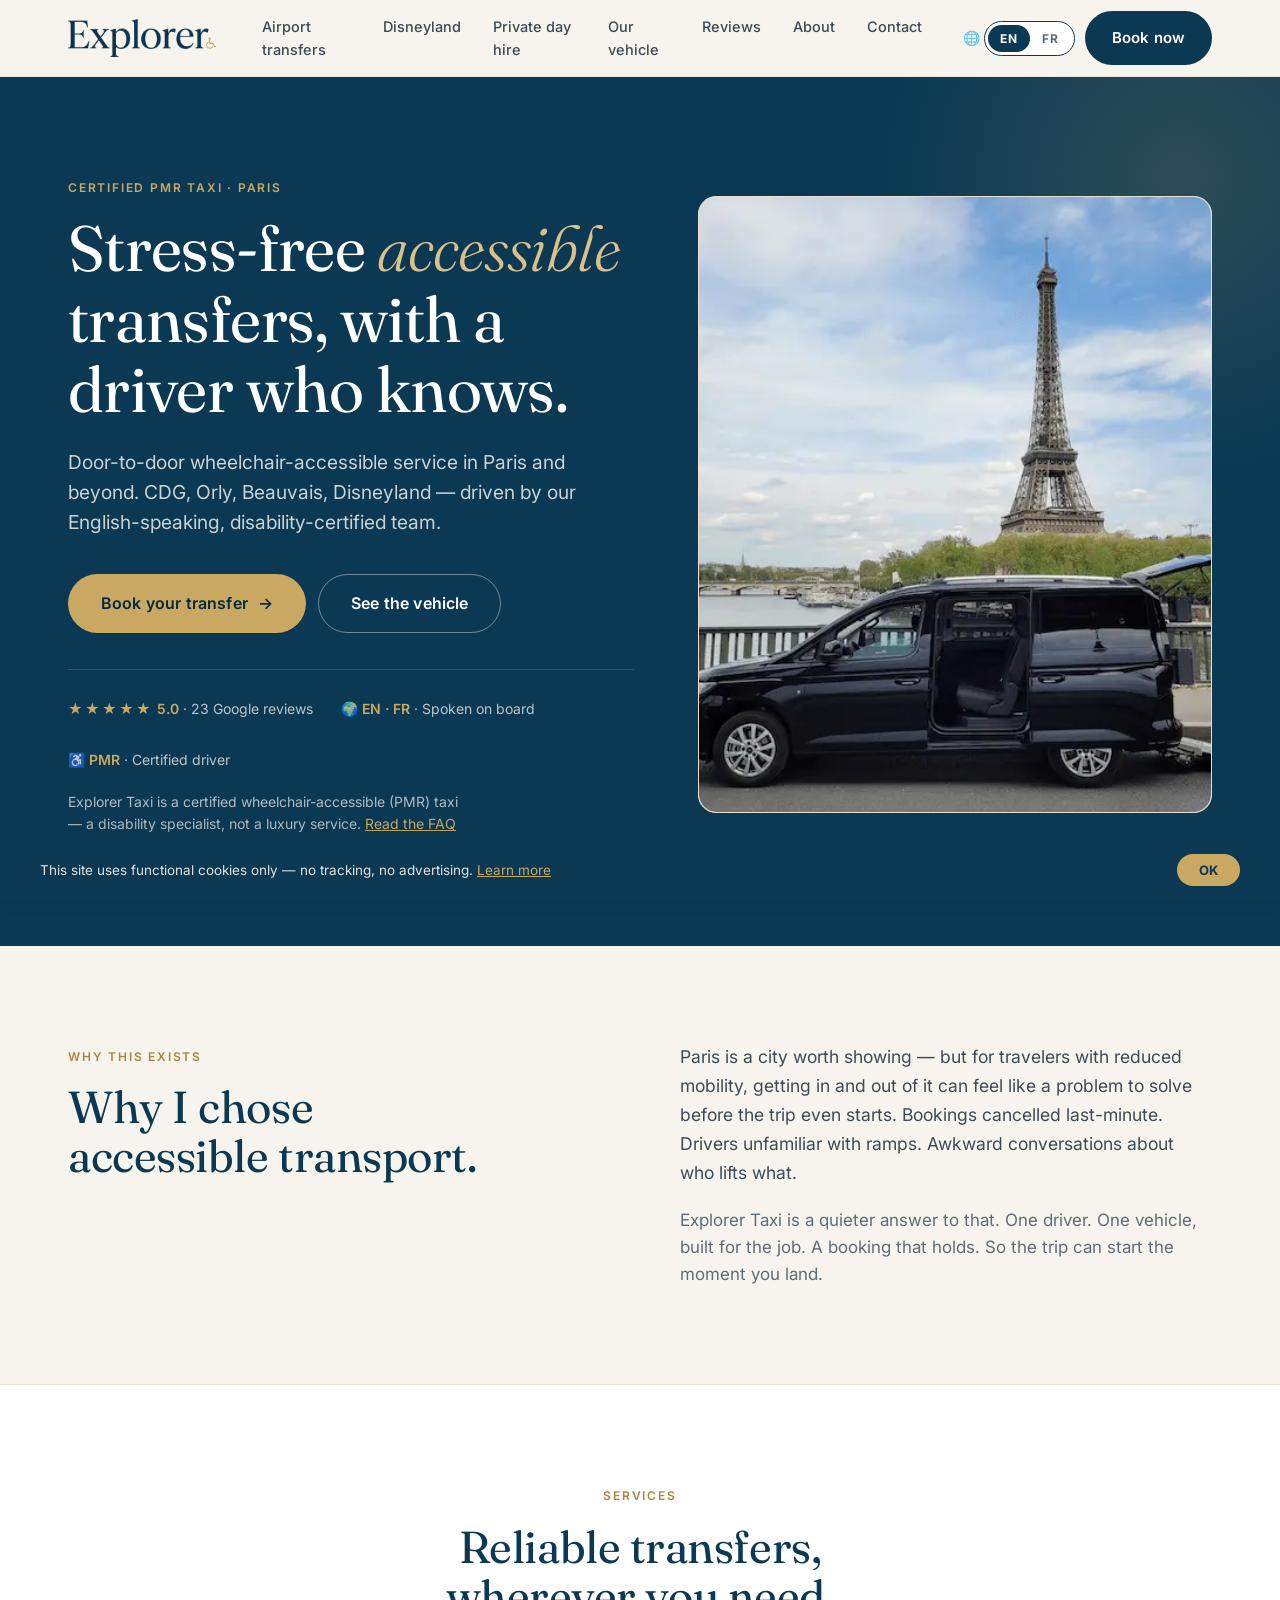
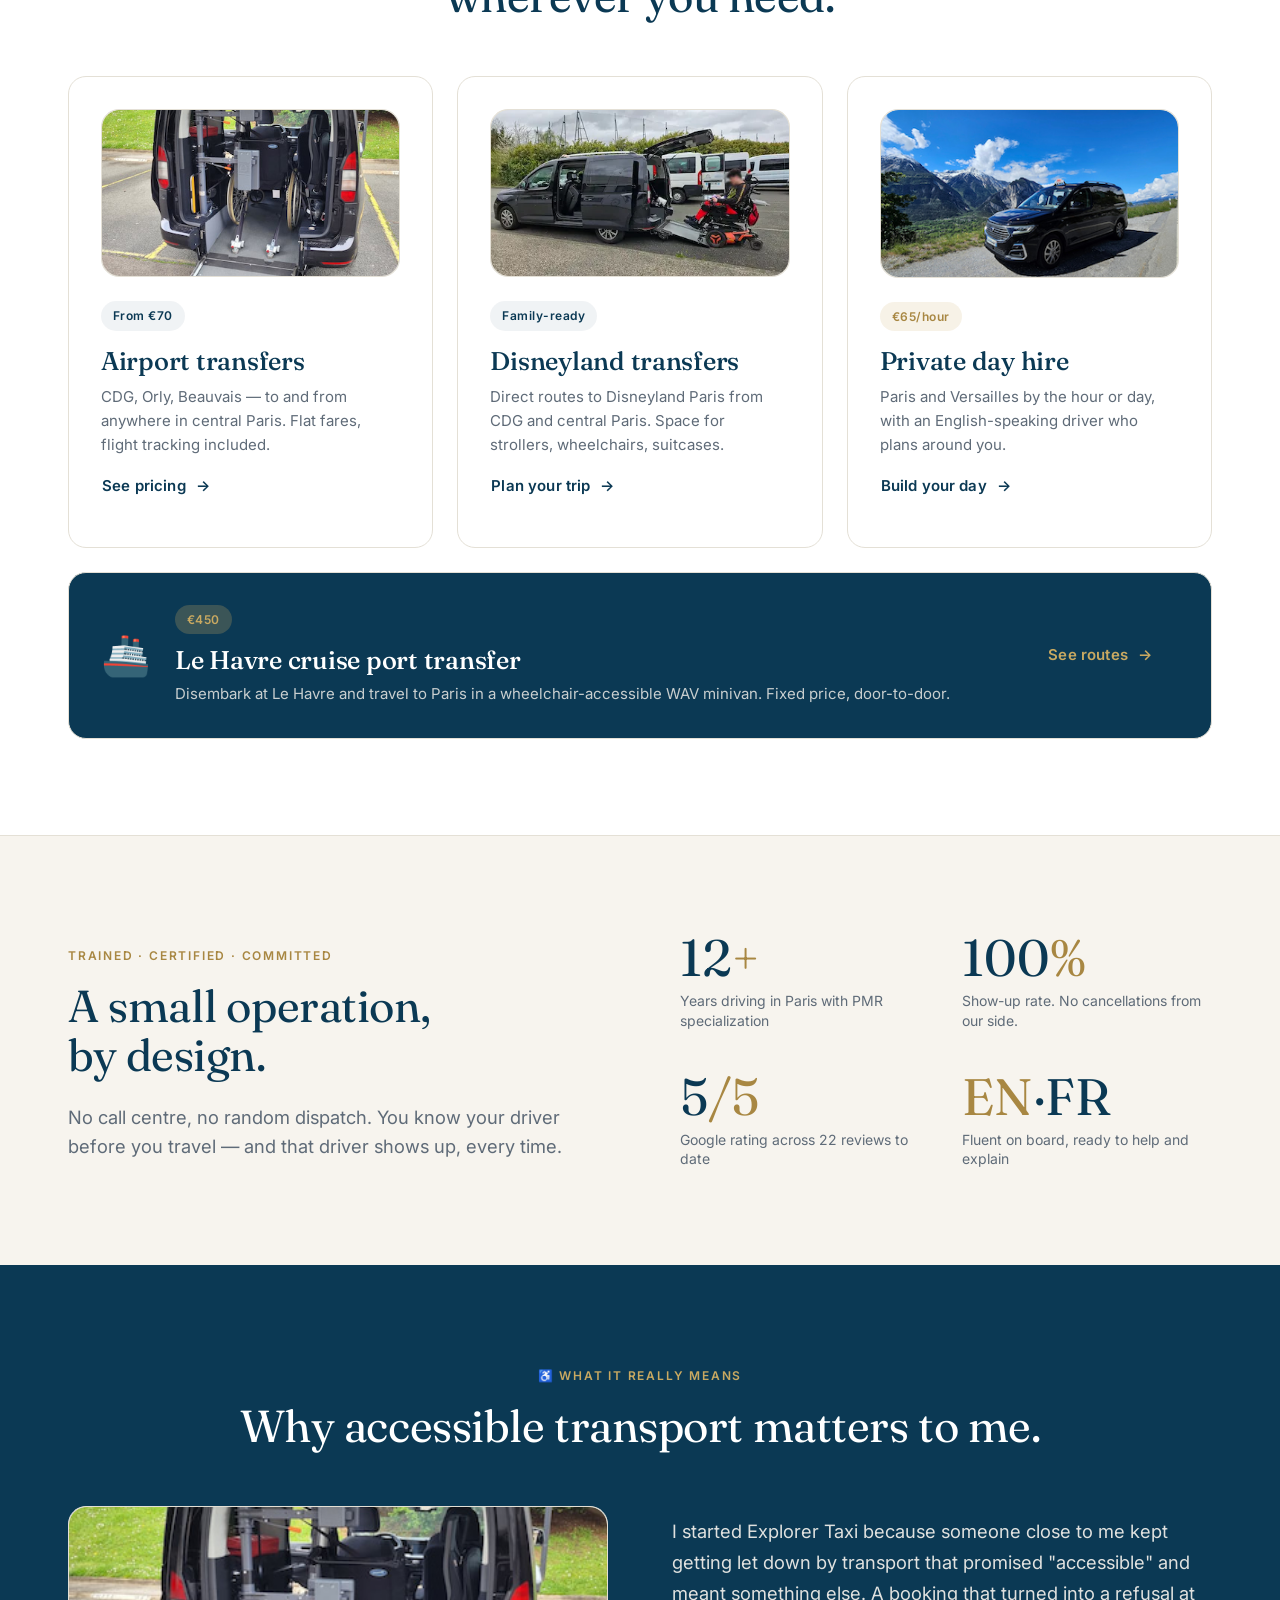
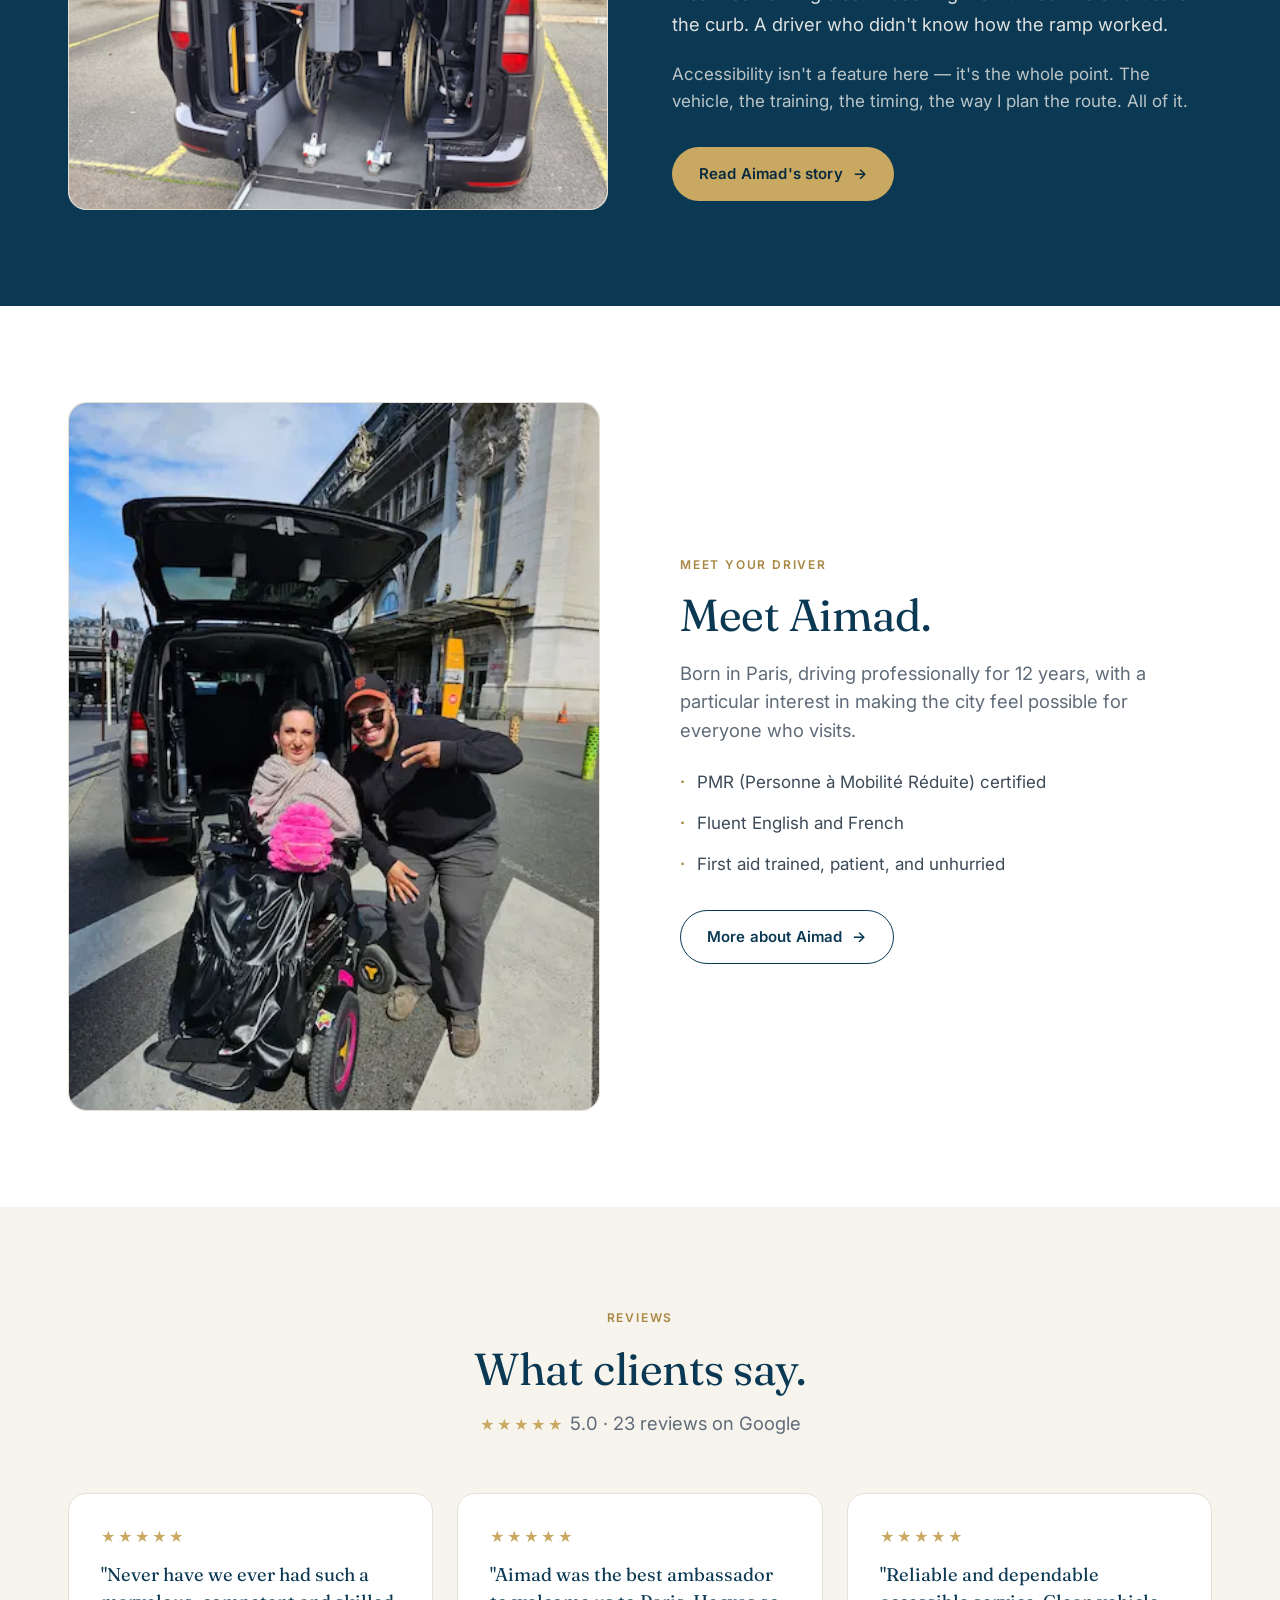
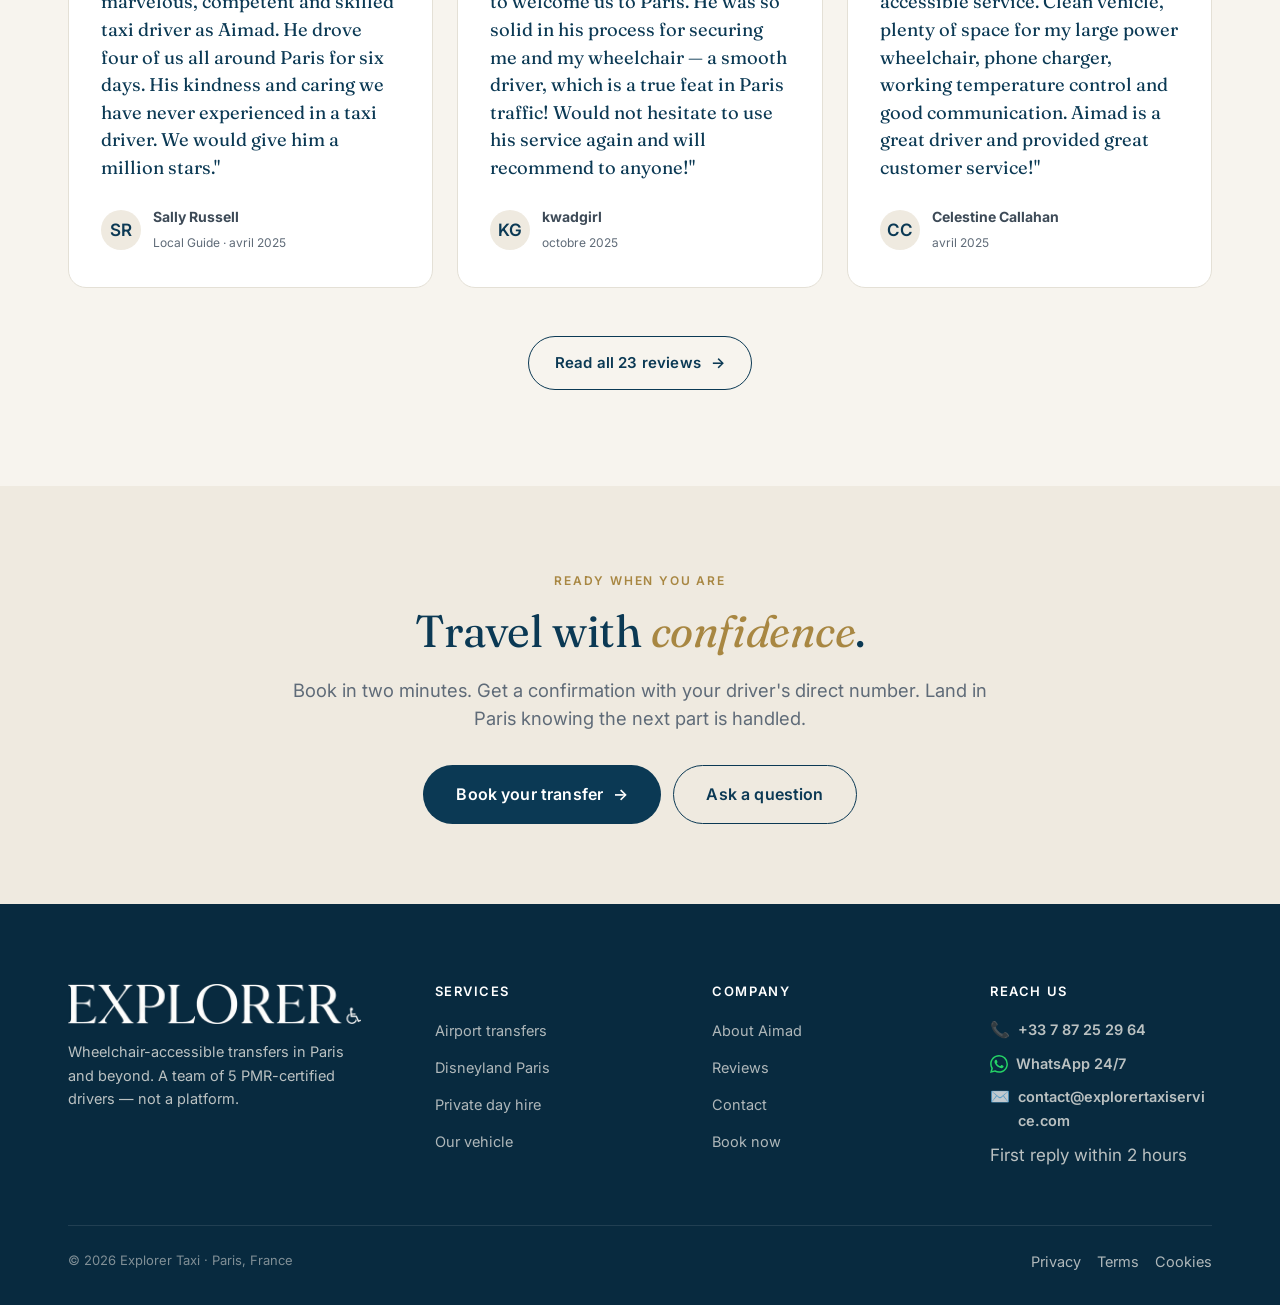
<file: index.html>
<!doctype html>
<html lang="en" data-lang="en">
<head>
  <meta charset="utf-8">
  <meta name="viewport" content="width=device-width, initial-scale=1">
  <title>Taxi PMR Paris · Explorer Taxi — Wheelchair-accessible Transfers</title>
  <meta name="google-site-verification" content="MqG_qi7RDP2tmNUdLE0LG4yqNqAjwFtEOhIin9T57_0">
  <meta name="description" content="Wheelchair-accessible taxi in Paris — WAV minivan, disability-certified (PMR) driver Aimad. Fixed prices from CDG (€95), Orly (€70), Disneyland and Le Havre cruise port. Book direct.">
  <link rel="canonical" href="https://explorertaxiservice.com/">
<link rel="alternate" hreflang="fr" href="https://explorertaxiservice.com/">
<link rel="alternate" hreflang="en" href="https://explorertaxiservice.com/">
<link rel="alternate" hreflang="x-default" href="https://explorertaxiservice.com/">
  <meta property="og:type" content="website">
  <meta property="og:site_name" content="Explorer Taxi Paris">
  <meta property="og:title" content="Explorer Taxi · Wheelchair-accessible Paris Transfers — WAV, Disability-certified (PMR) Driver">
  <meta property="og:description" content="WAV minivan, disability-certified (PMR) driver Aimad. Fixed prices from CDG (€95), Orly (€70), Disneyland and Le Havre cruise port. Book direct, no platform fees.">
  <meta property="og:url" content="https://explorertaxiservice.com/">
  <meta property="og:image" content="https://explorertaxiservice.com/uploads/vehicle-wheelchair.webp">
  <meta name="twitter:card" content="summary_large_image">
  <script type="application/ld+json">
  {"@context":"https://schema.org","@type":["TaxiService","LocalBusiness"],"name":"Explorer Taxi Paris","description":"Wheelchair-accessible taxi transfers in Paris. WAV minivan with electric ramp, disability-certified (PMR) driver Aimad. Serving CDG, Orly, Disneyland and Le Havre cruise port.","url":"https://explorertaxiservice.com","telephone":"+33787252964","email":"contact@explorertaxiservice.com","address":{"@type":"PostalAddress","addressLocality":"Paris","addressRegion":"Île-de-France","addressCountry":"FR"},"priceRange":"€€","image":"https://explorertaxiservice.com/uploads/vehicle-wheelchair.webp","aggregateRating":{"@type":"AggregateRating","ratingValue":"5.0","reviewCount":"23"},"openingHoursSpecification":{"@type":"OpeningHoursSpecification","dayOfWeek":["Monday","Tuesday","Wednesday","Thursday","Friday","Saturday","Sunday"],"opens":"07:00","closes":"23:00"}}
  </script>
  <link rel="preconnect" href="https://fonts.googleapis.com">
  <link rel="preconnect" href="https://fonts.gstatic.com" crossorigin>
  <link rel="preload" href="https://fonts.googleapis.com/css2?family=Fraunces:ital,opsz,wght@0,9..144,300..600;1,9..144,300..600&family=Inter:wght@400;500;600;700&family=JetBrains+Mono:wght@400;500&display=optional" as="style" onload="this.onload=null;this.rel='stylesheet'"><noscript><link rel="stylesheet" href="https://fonts.googleapis.com/css2?family=Fraunces:ital,opsz,wght@0,9..144,300..600;1,9..144,300..600&family=Inter:wght@400;500;600;700&family=JetBrains+Mono:wght@400;500&display=optional"></noscript>
  <link rel="icon" type="image/x-icon" href="uploads/logo/favicon.ico">
  <link rel="icon" type="image/png" sizes="32x32" href="uploads/logo/favicon-32.png">
  <link rel="icon" type="image/png" sizes="192x192" href="uploads/logo/favicon-192.png">
  <link rel="apple-touch-icon" href="uploads/logo/favicon-512.png">
  <link rel="stylesheet" href="assets/site.css?v=2">
</head>
<body>

<!-- ===== Header ===== -->
<header class="site-header">
  <div class="container header-inner">
    <a href="index.html" class="logo" style="gap:0;" aria-label="Explorer Taxi home"><img src="uploads/logo/logo-wordmark.png" alt="Explorer Taxi Paris" style="height:38px;width:auto;display:block;max-width:200px;"></a>
    <nav class="nav" aria-label="Primary">
      <a href="airport-transfers.html"><span data-lang="en">Airport transfers</span><span data-lang="fr">Transferts aéroport</span></a>
      <a href="disneyland.html"><span data-lang="en">Disneyland</span><span data-lang="fr">Disneyland</span></a>
      <a href="day-hire.html"><span data-lang="en">Private day hire</span><span data-lang="fr">Journée privée</span></a>
      <a href="vehicle.html"><span data-lang="en">Our vehicle</span><span data-lang="fr">Notre véhicule</span></a>
      <a href="reviews.html"><span data-lang="en">Reviews</span><span data-lang="fr">Avis</span></a>
      <a href="about.html"><span data-lang="en">About</span><span data-lang="fr">À propos</span></a>
      <a href="contact.html"><span data-lang="en">Contact</span><span data-lang="fr">Contact</span></a>
    </nav>
    <div class="header-actions">
      <div class="lang-toggle" aria-label="Language"><button data-lang="en">EN</button><button data-lang="fr">FR</button></div>
      <a href="book.html" class="btn btn-marine"><span data-lang="en">Book now</span><span data-lang="fr">Réserver</span></a>
      <button class="menu-btn" aria-label="Open menu"><svg width="22" height="22" viewBox="0 0 24 24" fill="none" stroke="currentColor" stroke-width="2" stroke-linecap="round"><path d="M4 7h16M4 12h16M4 17h16"/></svg></button>
    </div>
  </div>
</header>

<div class="mobile-menu" aria-hidden="true" id="mobile-menu">
  <div class="mobile-menu-head">
    <a href="index.html" class="logo"><img src="uploads/logo/logo-wordmark.png" alt="Explorer Taxi Paris" style="height:34px;width:auto;display:block;max-width:180px;"></a>
    <button class="menu-close" aria-label="Close menu"><svg width="24" height="24" viewBox="0 0 24 24" fill="none" stroke="currentColor" stroke-width="2" stroke-linecap="round"><path d="M6 6l12 12M18 6L6 18"/></svg></button>
  </div>
  <nav>
    <a href="airport-transfers.html"><span data-lang="en">Airport transfers</span><span data-lang="fr">Transferts aéroport</span></a>
    <a href="disneyland.html"><span data-lang="en">Disneyland</span><span data-lang="fr">Disneyland</span></a>
    <a href="day-hire.html"><span data-lang="en">Private day hire</span><span data-lang="fr">Journée privée</span></a>
    <a href="vehicle.html"><span data-lang="en">Our vehicle</span><span data-lang="fr">Notre véhicule</span></a>
    <a href="reviews.html"><span data-lang="en">Reviews</span><span data-lang="fr">Avis</span></a>
    <a href="about.html"><span data-lang="en">About</span><span data-lang="fr">À propos</span></a>
    <a href="contact.html"><span data-lang="en">Contact</span><span data-lang="fr">Contact</span></a>
    <a href="book.html" style="background: var(--gold); color: var(--marine); margin-top: 16px; border-radius: 999px; text-align: center;"><span data-lang="en">Book your transfer →</span><span data-lang="fr">Réserver →</span></a>
  </nav>
</div>

<!-- ===== Hero ===== -->
<section class="hero">
  <div class="container hero-grid">
    <div>
      <span class="eyebrow"><span data-lang="en">Certified PMR Taxi · Paris</span><span data-lang="fr">Taxi PMR certifié · Paris</span></span>
      <h1>
        <span data-lang="en">Stress-free <em>accessible</em> transfers, with a driver who knows.</span>
        <span data-lang="fr">Transferts <em>accessibles</em>, avec un chauffeur qui comprend.</span>
      </h1>
      <p class="lead" style="margin-top: 24px;">
        <span data-lang="en">Door-to-door wheelchair-accessible service in Paris and beyond. CDG, Orly, Beauvais, Disneyland — driven by our English-speaking, disability-certified team.</span>
        <span data-lang="fr">Service porte-à-porte accessible en fauteuil roulant à Paris et au-delà. CDG, Orly, Beauvais, Disneyland — avec notre équipe certifiée PMR et anglophone.</span>
      </p>
      <div class="hero-actions">
        <a href="book.html" class="btn btn-primary btn-lg btn-arrow"><span data-lang="en">Book your transfer</span><span data-lang="fr">Réserver</span></a>
        <a href="vehicle.html" class="btn btn-ghost-light btn-lg"><span data-lang="en">See the vehicle</span><span data-lang="fr">Voir le véhicule</span></a>
      </div>
      <div class="hero-meta">
        <div><span class="stars">★★★★★</span> <strong>5.0</strong> · <span data-lang="en">23 Google reviews</span><span data-lang="fr">23 avis Google</span></div>
        <div>🌍 <strong>EN · FR</strong> · <span data-lang="en">Spoken on board</span><span data-lang="fr">À bord</span></div>
        <div>♿ <strong>PMR</strong> · <span data-lang="en">Certified driver</span><span data-lang="fr">Chauffeur certifié</span></div>
      </div>
      <p style="margin-top: 20px; font-size: 14px; color: rgba(247,244,238,0.7); max-width: 44ch;">
        <span data-lang="en">Explorer Taxi is a certified wheelchair-accessible (PMR) taxi — a disability specialist, not a luxury service. <a href="faq.html" style="color: var(--gold); text-decoration: underline;">Read the FAQ</a></span>
        <span data-lang="fr">Explorer Taxi est un taxi PMR agréé — un spécialiste du handicap, pas un service de prestige. <a href="faq.html" style="color: var(--gold); text-decoration: underline;">Lire la FAQ</a></span>
      </p>
    </div>
    <div class="reveal">
      <div class="img-ph" data-ratio="hero" style="overflow:hidden;">
        <img src="uploads/vehicle-eiffel.webp" alt="Explorer Taxi accessible van devant la Tour Eiffel" style="width:100%;height:100%;object-fit:cover;border-radius:inherit;display:block;position:absolute;top:0;left:0;">
      </div>
    </div>
  </div>
</section>

<!-- ===== Why choose accessible transport ===== -->
<section>
  <div class="container">
    <div class="grid-2" style="gap: 80px; align-items: start;">
      <div class="reveal">
        <span class="eyebrow"><span data-lang="en">Why this exists</span><span data-lang="fr">Pourquoi</span></span>
        <h2><span data-lang="en">Why I chose accessible transport.</span><span data-lang="fr">Pourquoi j'ai choisi le transport accessible.</span></h2>
      </div>
      <div class="reveal">
        <p style="font-size: 1.1rem; line-height: 1.65; margin-bottom: 20px;">
          <span data-lang="en">Paris is a city worth showing — but for travelers with reduced mobility, getting in and out of it can feel like a problem to solve before the trip even starts. Bookings cancelled last-minute. Drivers unfamiliar with ramps. Awkward conversations about who lifts what.</span>
          <span data-lang="fr">Paris mérite d'être visitée — mais pour les voyageurs à mobilité réduite, y arriver peut ressembler à un problème à résoudre avant même le départ. Réservations annulées, chauffeurs peu familiers avec les rampes, conversations gênantes.</span>
        </p>
        <p class="muted">
          <span data-lang="en">Explorer Taxi is a quieter answer to that. One driver. One vehicle, built for the job. A booking that holds. So the trip can start the moment you land.</span>
          <span data-lang="fr">Explorer Taxi est une réponse plus calme. Un chauffeur. Un véhicule conçu pour ça. Une réservation qui tient. Pour que le voyage commence dès l'atterrissage.</span>
        </p>
      </div>
    </div>
  </div>
</section>

<!-- ===== Services overview ===== -->
<section style="background: var(--white); border-top: 1px solid var(--slate-line); border-bottom: 1px solid var(--slate-line);">
  <div class="container">
    <div class="section-head reveal">
      <span class="eyebrow"><span data-lang="en">Services</span><span data-lang="fr">Services</span></span>
      <h2><span data-lang="en">Reliable transfers,<br>wherever you need.</span><span data-lang="fr">Des transferts fiables,<br>où vous en avez besoin.</span></h2>
    </div>
    <div class="grid-3">
      <a href="airport-transfers.html" class="card reveal" style="display: block; color: inherit;">
        <div class="img-ph" data-ratio="wide" style="margin-bottom: 24px;overflow:hidden;"><img src="uploads/vehicle-ramp.jpg" alt="Rampe déployée du véhicule accessible" style="width:100%;height:100%;object-fit:cover;border-radius:inherit;display:block;position:absolute;top:0;left:0;"></div>
        <span class="tag"><span data-lang="en">From €70</span><span data-lang="fr">Dès 70 €</span></span>
        <h3 style="margin: 16px 0 10px;"><span data-lang="en">Airport transfers</span><span data-lang="fr">Transferts aéroport</span></h3>
        <p class="muted" style="font-size: 15px;"><span data-lang="en">CDG, Orly, Beauvais — to and from anywhere in central Paris. Flat fares, flight tracking included.</span><span data-lang="fr">CDG, Orly, Beauvais — vers Paris centre. Tarif fixe, suivi de vol inclus.</span></p>
        <span class="btn btn-arrow" style="padding: 16px 0; color: var(--marine); font-weight: 600;"><span data-lang="en">See pricing</span><span data-lang="fr">Voir les tarifs</span></span>
      </a>
      <a href="disneyland.html" class="card reveal" style="display: block; color: inherit;">
        <div class="img-ph" data-ratio="wide" style="margin-bottom: 24px;overflow:hidden;"><img src="uploads/vehicle-wheelchair.webp" alt="Fauteuil électrique sur la rampe du véhicule" style="width:100%;height:100%;object-fit:cover;border-radius:inherit;display:block;position:absolute;top:0;left:0;"></div>
        <span class="tag"><span data-lang="en">Family-ready</span><span data-lang="fr">Pour les familles</span></span>
        <h3 style="margin: 16px 0 10px;"><span data-lang="en">Disneyland transfers</span><span data-lang="fr">Transferts Disneyland</span></h3>
        <p class="muted" style="font-size: 15px;"><span data-lang="en">Direct routes to Disneyland Paris from CDG and central Paris. Space for strollers, wheelchairs, suitcases.</span><span data-lang="fr">Vers Disneyland Paris depuis CDG et Paris. Place pour poussettes, fauteuils, valises.</span></p>
        <span class="btn btn-arrow" style="padding: 16px 0; color: var(--marine); font-weight: 600;"><span data-lang="en">Plan your trip</span><span data-lang="fr">Planifier</span></span>
      </a>
      <a href="day-hire.html" class="card reveal" style="display: block; color: inherit;">
        <div class="img-ph" data-ratio="wide" style="margin-bottom: 24px;overflow:hidden;"><img src="uploads/vehicle-mountains.jpg" alt="Véhicule Explorer Taxi en excursion" style="width:100%;height:100%;object-fit:cover;border-radius:inherit;display:block;position:absolute;top:0;left:0;"></div>
        <span class="tag tag-gold"><span data-lang="en">€65/hour</span><span data-lang="fr">65 €/heure</span></span>
        <h3 style="margin: 16px 0 10px;"><span data-lang="en">Private day hire</span><span data-lang="fr">Journée privée</span></h3>
        <p class="muted" style="font-size: 15px;"><span data-lang="en">Paris and Versailles by the hour or day, with an English-speaking driver who plans around you.</span><span data-lang="fr">Paris et Versailles à l'heure ou à la journée, avec un chauffeur anglophone.</span></p>
        <span class="btn btn-arrow" style="padding: 16px 0; color: var(--marine); font-weight: 600;"><span data-lang="en">Build your day</span><span data-lang="fr">Construire</span></span>
      </a>
    </div>
    <div style="margin-top: 24px;">
      <a href="le-havre.html" class="card reveal" style="display: flex; gap: 24px; align-items: center; color: inherit; background: var(--marine); color: var(--ivory); padding: 32px;">
        <div style="font-size: 2.5rem; flex-shrink: 0;">🚢</div>
        <div>
          <span class="tag" style="background: rgba(201,169,97,0.25); color: var(--gold);">€450</span>
          <h3 style="margin: 12px 0 8px; color: var(--white);"><span data-lang="en">Le Havre cruise port transfer</span><span data-lang="fr">Transfert port de croisière Le Havre</span></h3>
          <p style="font-size: 15px; color: rgba(247,244,238,0.8); margin: 0;"><span data-lang="en">Disembark at Le Havre and travel to Paris in a wheelchair-accessible WAV minivan. Fixed price, door-to-door.</span><span data-lang="fr">Débarquez au Havre et rejoignez Paris dans un van PMR. Tarif fixe, porte-à-porte.</span></p>
        </div>
        <span class="btn btn-arrow" style="margin-left: auto; flex-shrink: 0; color: var(--gold); font-weight: 600; white-space: nowrap;"><span data-lang="en">See routes</span><span data-lang="fr">Voir les trajets</span></span>
      </a>
    </div>
  </div>
</section>

<!-- ===== Stats / Trained, certified, committed ===== -->
<section>
  <div class="container">
    <div class="grid-2" style="gap: 80px; align-items: center;">
      <div class="reveal">
        <span class="eyebrow"><span data-lang="en">Trained · certified · committed</span><span data-lang="fr">Formé · certifié · engagé</span></span>
        <h2 style="margin-bottom: 24px;"><span data-lang="en">A small operation, by design.</span><span data-lang="fr">Une petite structure, c'est voulu.</span></h2>
        <p class="lead"><span data-lang="en">No call centre, no random dispatch. You know your driver before you travel — and that driver shows up, every time.</span><span data-lang="fr">Pas de centrale d'appel, pas de dispatch aléatoire. Vous connaissez votre chauffeur à l'avance — et il est toujours au rendez-vous.</span></p>
      </div>
      <div class="stats reveal" style="grid-template-columns: 1fr 1fr; gap: 40px 32px;">
        <div class="stat"><div class="num">12<em>+</em></div><div class="lbl"><span data-lang="en">Years driving in Paris with PMR specialization</span><span data-lang="fr">Ans de conduite à Paris, spécialisé PMR</span></div></div>
        <div class="stat"><div class="num">100<em>%</em></div><div class="lbl"><span data-lang="en">Show-up rate. No cancellations from our side.</span><span data-lang="fr">Taux de présence. Aucune annulation de notre part.</span></div></div>
        <div class="stat"><div class="num">5<em>/5</em></div><div class="lbl"><span data-lang="en">Google rating across 22 reviews to date</span><span data-lang="fr">Note Google sur 22 avis</span></div></div>
        <div class="stat"><div class="num"><em>EN</em>·FR</div><div class="lbl"><span data-lang="en">Fluent on board, ready to help and explain</span><span data-lang="fr">Couramment à bord, pour aider et expliquer</span></div></div>
      </div>
    </div>
  </div>
</section>

<!-- ===== Why accessible transport matters ===== -->
<section style="background: var(--marine); color: var(--ivory);">
  <div class="container">
    <div class="section-head reveal">
      <span class="eyebrow" style="color: var(--gold);">♿ <span data-lang="en">What it really means</span><span data-lang="fr">Ce que ça veut dire</span></span>
      <h2 style="color: var(--white);"><span data-lang="en">Why accessible transport matters to me.</span><span data-lang="fr">Pourquoi le transport accessible compte pour moi.</span></h2>
    </div>
    <div class="grid-2 reveal" style="gap: 64px; align-items: center;">
      <div class="img-ph" data-ratio="wide" style="overflow:hidden;"><img src="uploads/vehicle-ramp.jpg" alt="Rampe d'accès déployée" style="width:100%;height:100%;object-fit:cover;border-radius:inherit;display:block;position:absolute;top:0;left:0;"></div>
      <div>
        <p style="font-size: 1.15rem; line-height: 1.7; margin-bottom: 20px; color: rgba(247,244,238,0.9);">
          <span data-lang="en">I started Explorer Taxi because someone close to me kept getting let down by transport that promised "accessible" and meant something else. A booking that turned into a refusal at the curb. A driver who didn't know how the ramp worked.</span>
          <span data-lang="fr">J'ai créé Explorer Taxi parce qu'un proche se faisait régulièrement décevoir par des transports « accessibles » qui ne l'étaient pas vraiment.</span>
        </p>
        <p style="color: rgba(247,244,238,0.75); margin-bottom: 32px;">
          <span data-lang="en">Accessibility isn't a feature here — it's the whole point. The vehicle, the training, the timing, the way I plan the route. All of it.</span>
          <span data-lang="fr">L'accessibilité n'est pas une option ici — c'est tout l'enjeu. Le véhicule, la formation, le timing, l'itinéraire. Tout.</span>
        </p>
        <a href="about.html" class="btn btn-primary btn-arrow"><span data-lang="en">Read Aimad's story</span><span data-lang="fr">Lire l'histoire d'Aimad</span></a>
      </div>
    </div>
  </div>
</section>

<!-- ===== Meet Aimad ===== -->
<section style="background: var(--white);">
  <div class="container">
    <div class="grid-2" style="gap: 80px; align-items: center;">
      <div class="reveal">
        <div class="img-ph" data-ratio="portrait" style="overflow:hidden;"><img src="uploads/aimad-client.webp" alt="Aimad avec une cliente en fauteuil roulant" style="width:100%;height:100%;object-fit:cover;object-position:top;border-radius:inherit;display:block;position:absolute;top:0;left:0;"></div>
      </div>
      <div class="reveal">
        <span class="eyebrow"><span data-lang="en">Meet your driver</span><span data-lang="fr">Votre chauffeur</span></span>
        <h2 style="margin-bottom: 20px;"><span data-lang="en">Meet Aimad.</span><span data-lang="fr">Voici Aimad.</span></h2>
        <p class="lead" style="margin-bottom: 24px;">
          <span data-lang="en">Born in Paris, driving professionally for 12 years, with a particular interest in making the city feel possible for everyone who visits.</span>
          <span data-lang="fr">Né à Paris, chauffeur professionnel depuis 12 ans, avec un intérêt particulier pour rendre la ville accessible à tous.</span>
        </p>
        <ul style="list-style: none; padding: 0; margin: 0 0 32px; display: flex; flex-direction: column; gap: 14px;">
          <li style="display: flex; gap: 12px; align-items: flex-start;"><span style="color: var(--gold-deep); font-weight: 600;">·</span><span><span data-lang="en">PMR (Personne à Mobilité Réduite) certified</span><span data-lang="fr">Certifié PMR (Personne à Mobilité Réduite)</span></span></li>
          <li style="display: flex; gap: 12px; align-items: flex-start;"><span style="color: var(--gold-deep); font-weight: 600;">·</span><span><span data-lang="en">Fluent English and French</span><span data-lang="fr">Anglais et français courants</span></span></li>
          <li style="display: flex; gap: 12px; align-items: flex-start;"><span style="color: var(--gold-deep); font-weight: 600;">·</span><span><span data-lang="en">First aid trained, patient, and unhurried</span><span data-lang="fr">Formé aux premiers secours, patient</span></span></li>
        </ul>
        <a href="about.html" class="btn btn-outline btn-arrow"><span data-lang="en">More about Aimad</span><span data-lang="fr">En savoir plus</span></a>
      </div>
    </div>
  </div>
</section>

<!-- ===== What clients say ===== -->
<section>
  <div class="container">
    <div class="section-head reveal">
      <span class="eyebrow"><span data-lang="en">Reviews</span><span data-lang="fr">Avis</span></span>
      <h2><span data-lang="en">What clients say.</span><span data-lang="fr">Ce que disent les clients.</span></h2>
      <p class="lead"><span class="stars">★★★★★</span> 5.0 · <span data-lang="en">23 reviews on Google</span><span data-lang="fr">22 avis sur Google</span></p>
    </div>
    <div class="grid-3">
      <div class="card reveal">
        <div class="stars" style="margin-bottom: 12px;">★★★★★</div>
        <p style="font-family: var(--font-display); font-size: 1.15rem; line-height: 1.5; color: var(--marine); margin-bottom: 24px;">"Never have we ever had such a marvelous, competent and skilled taxi driver as Aimad. He drove four of us all around Paris for six days. His kindness and caring we have never experienced in a taxi driver. We would give him a million stars."</p>
        <div style="display: flex; align-items: center; gap: 12px;">
          <div style="width: 40px; height: 40px; border-radius: 50%; background: var(--ivory-warm); display: grid; place-items: center; font-weight: 600; color: var(--marine);">SR</div>
          <div><strong style="display: block; font-size: 14px;">Sally Russell</strong><span class="muted" style="font-size: 12px;">Local Guide · avril 2025</span></div>
        </div>
      </div>
      <div class="card reveal">
        <div class="stars" style="margin-bottom: 12px;">★★★★★</div>
        <p style="font-family: var(--font-display); font-size: 1.15rem; line-height: 1.5; color: var(--marine); margin-bottom: 24px;">"Aimad was the best ambassador to welcome us to Paris. He was so solid in his process for securing me and my wheelchair — a smooth driver, which is a true feat in Paris traffic! Would not hesitate to use his service again and will recommend to anyone!"</p>
        <div style="display: flex; align-items: center; gap: 12px;">
          <div style="width: 40px; height: 40px; border-radius: 50%; background: var(--ivory-warm); display: grid; place-items: center; font-weight: 600; color: var(--marine);">KG</div>
          <div><strong style="display: block; font-size: 14px;">kwadgirl</strong><span class="muted" style="font-size: 12px;">octobre 2025</span></div>
        </div>
      </div>
      <div class="card reveal">
        <div class="stars" style="margin-bottom: 12px;">★★★★★</div>
        <p style="font-family: var(--font-display); font-size: 1.15rem; line-height: 1.5; color: var(--marine); margin-bottom: 24px;">"Reliable and dependable accessible service. Clean vehicle, plenty of space for my large power wheelchair, phone charger, working temperature control and good communication. Aimad is a great driver and provided great customer service!"</p>
        <div style="display: flex; align-items: center; gap: 12px;">
          <div style="width: 40px; height: 40px; border-radius: 50%; background: var(--ivory-warm); display: grid; place-items: center; font-weight: 600; color: var(--marine);">CC</div>
          <div><strong style="display: block; font-size: 14px;">Celestine Callahan</strong><span class="muted" style="font-size: 12px;">avril 2025</span></div>
        </div>
      </div>
    </div>
    <div class="center reveal" style="margin-top: 48px;">
      <a href="reviews.html" class="btn btn-outline btn-arrow"><span data-lang="en">Read all 23 reviews</span><span data-lang="fr">Lire les 23 avis</span></a>
    </div>
  </div>
</section>

<!-- ===== Travel with confidence CTA ===== -->
<section style="background: var(--ivory-warm); padding: 80px 0;">
  <div class="container-narrow center reveal">
    <span class="eyebrow"><span data-lang="en">Ready when you are</span><span data-lang="fr">Quand vous voulez</span></span>
    <h2 style="margin-bottom: 20px;"><span data-lang="en">Travel with <em style="color: var(--gold-deep);">confidence</em>.</span><span data-lang="fr">Voyagez en <em style="color: var(--gold-deep);">confiance</em>.</span></h2>
    <p class="lead" style="margin: 0 auto 32px;"><span data-lang="en">Book in two minutes. Get a confirmation with your driver's direct number. Land in Paris knowing the next part is handled.</span><span data-lang="fr">Réservez en deux minutes. Recevez une confirmation avec le numéro direct de votre chauffeur.</span></p>
    <div style="display: flex; gap: 12px; justify-content: center; flex-wrap: wrap;">
      <a href="book.html" class="btn btn-marine btn-lg btn-arrow"><span data-lang="en">Book your transfer</span><span data-lang="fr">Réserver</span></a>
      <a href="contact.html" class="btn btn-outline btn-lg"><span data-lang="en">Ask a question</span><span data-lang="fr">Poser une question</span></a>
    </div>
  </div>
</section>

<!-- ===== Footer ===== -->
<footer class="site-footer">
  <div class="container">
    <div class="footer-grid">
      <div>
        <a href="index.html" class="logo"><img src="uploads/logo/logo-white.png" alt="Explorer Taxi Paris" style="height:40px;width:auto;display:block;"></a>
        <p style="margin-top: 16px; max-width: 32ch; font-size: 14.5px;"><span data-lang="en">Wheelchair-accessible transfers in Paris and beyond. A team of 5 PMR-certified drivers — not a platform.</span><span data-lang="fr">Transferts accessibles à Paris et au-delà. Une équipe de 5 chauffeurs certifiés PMR — pas une plateforme.</span></p>
      </div>
      <div>
        <h4><span data-lang="en">Services</span><span data-lang="fr">Services</span></h4>
        <ul>
          <li><a href="airport-transfers.html"><span data-lang="en">Airport transfers</span><span data-lang="fr">Transferts aéroport</span></a></li>
          <li><a href="disneyland.html"><span data-lang="en">Disneyland Paris</span><span data-lang="fr">Disneyland Paris</span></a></li>
          <li><a href="day-hire.html"><span data-lang="en">Private day hire</span><span data-lang="fr">Journée privée</span></a></li>
          <li><a href="vehicle.html"><span data-lang="en">Our vehicle</span><span data-lang="fr">Notre véhicule</span></a></li>
        </ul>
      </div>
      <div>
        <h4><span data-lang="en">Company</span><span data-lang="fr">Société</span></h4>
        <ul>
          <li><a href="about.html"><span data-lang="en">About Aimad</span><span data-lang="fr">À propos</span></a></li>
          <li><a href="reviews.html"><span data-lang="en">Reviews</span><span data-lang="fr">Avis</span></a></li>
          <li><a href="contact.html"><span data-lang="en">Contact</span><span data-lang="fr">Contact</span></a></li>
          <li><a href="book.html"><span data-lang="en">Book now</span><span data-lang="fr">Réserver</span></a></li>
        </ul>
      </div>
      <div>
        <h4><span data-lang="en">Reach us</span><span data-lang="fr">Nous contacter</span></h4>
        <ul style="display:flex;flex-direction:column;gap:10px;">
          <li style="display:flex;align-items:center;gap:8px;"><span style="font-size:16px;">📞</span><a href="tel:+33787252964" style="color:inherit;font-weight:600;">+33 7 87 25 29 64</a></li>
          <li style="display:flex;align-items:center;gap:8px;"><svg xmlns="http://www.w3.org/2000/svg" viewBox="0 0 24 24" fill="#25D366" width="18" height="18" style="flex-shrink:0;"><path d="M17.472 14.382c-.297-.149-1.758-.867-2.03-.967-.273-.099-.471-.148-.67.15-.197.297-.767.966-.94 1.164-.173.199-.347.223-.644.075-.297-.15-1.255-.463-2.39-1.475-.883-.788-1.48-1.761-1.653-2.059-.173-.297-.018-.458.13-.606.134-.133.298-.347.446-.52.149-.174.198-.298.298-.497.099-.198.05-.371-.025-.52-.075-.149-.669-1.612-.916-2.207-.242-.579-.487-.5-.669-.51-.173-.008-.371-.01-.57-.01-.198 0-.52.074-.792.372-.272.297-1.04 1.016-1.04 2.479 0 1.462 1.065 2.875 1.213 3.074.149.198 2.096 3.2 5.077 4.487.709.306 1.262.489 1.694.625.712.227 1.36.195 1.871.118.571-.085 1.758-.719 2.006-1.413.248-.694.248-1.289.173-1.413-.074-.124-.272-.198-.57-.347m-5.421 7.403h-.004a9.87 9.87 0 01-5.031-1.378l-.361-.214-3.741.982.998-3.648-.235-.374a9.86 9.86 0 01-1.51-5.26c.001-5.45 4.436-9.884 9.888-9.884 2.64 0 5.122 1.03 6.988 2.898a9.825 9.825 0 012.893 6.994c-.003 5.45-4.437 9.884-9.885 9.884m8.413-18.297A11.815 11.815 0 0012.05 0C5.495 0 .16 5.335.157 11.892c0 2.096.547 4.142 1.588 5.945L.057 24l6.305-1.654a11.882 11.882 0 005.683 1.448h.005c6.554 0 11.89-5.335 11.893-11.893a11.821 11.821 0 00-3.48-8.413z"/></svg><a href="https://wa.me/33787252964" style="color:inherit;font-weight:600;">WhatsApp 24/7</a></li>
          <li style="display:flex;align-items:flex-start;gap:8px;"><span style="font-size:16px;line-height:1.4;flex-shrink:0;">✉️</span><a href="mailto:contact@explorertaxiservice.com" style="color:inherit;font-weight:600;word-break:break-word;">contact@explorertaxiservice.com</a></li>
          <li><span data-lang="en">First reply within 2 hours</span><span data-lang="fr">Réponse sous 2h</span></li>
        </ul>
      </div>
    </div>
    <div class="footer-bottom">
      <span>© 2026 Explorer Taxi · <span data-lang="en">Paris, France</span><span data-lang="fr">Paris, France</span></span>
      <span><a href="#" style="margin-right: 16px;"><span data-lang="en">Privacy</span><span data-lang="fr">Confidentialité</span></a><a href="#" style="margin-right: 16px;"><span data-lang="en">Terms</span><span data-lang="fr">CGV</span></a><a href="#"><span data-lang="en">Cookies</span><span data-lang="fr">Cookies</span></a></span>
    </div>
  </div>
</footer>

<script src="assets/site.js" defer></script>
</body>
</html>
</file>
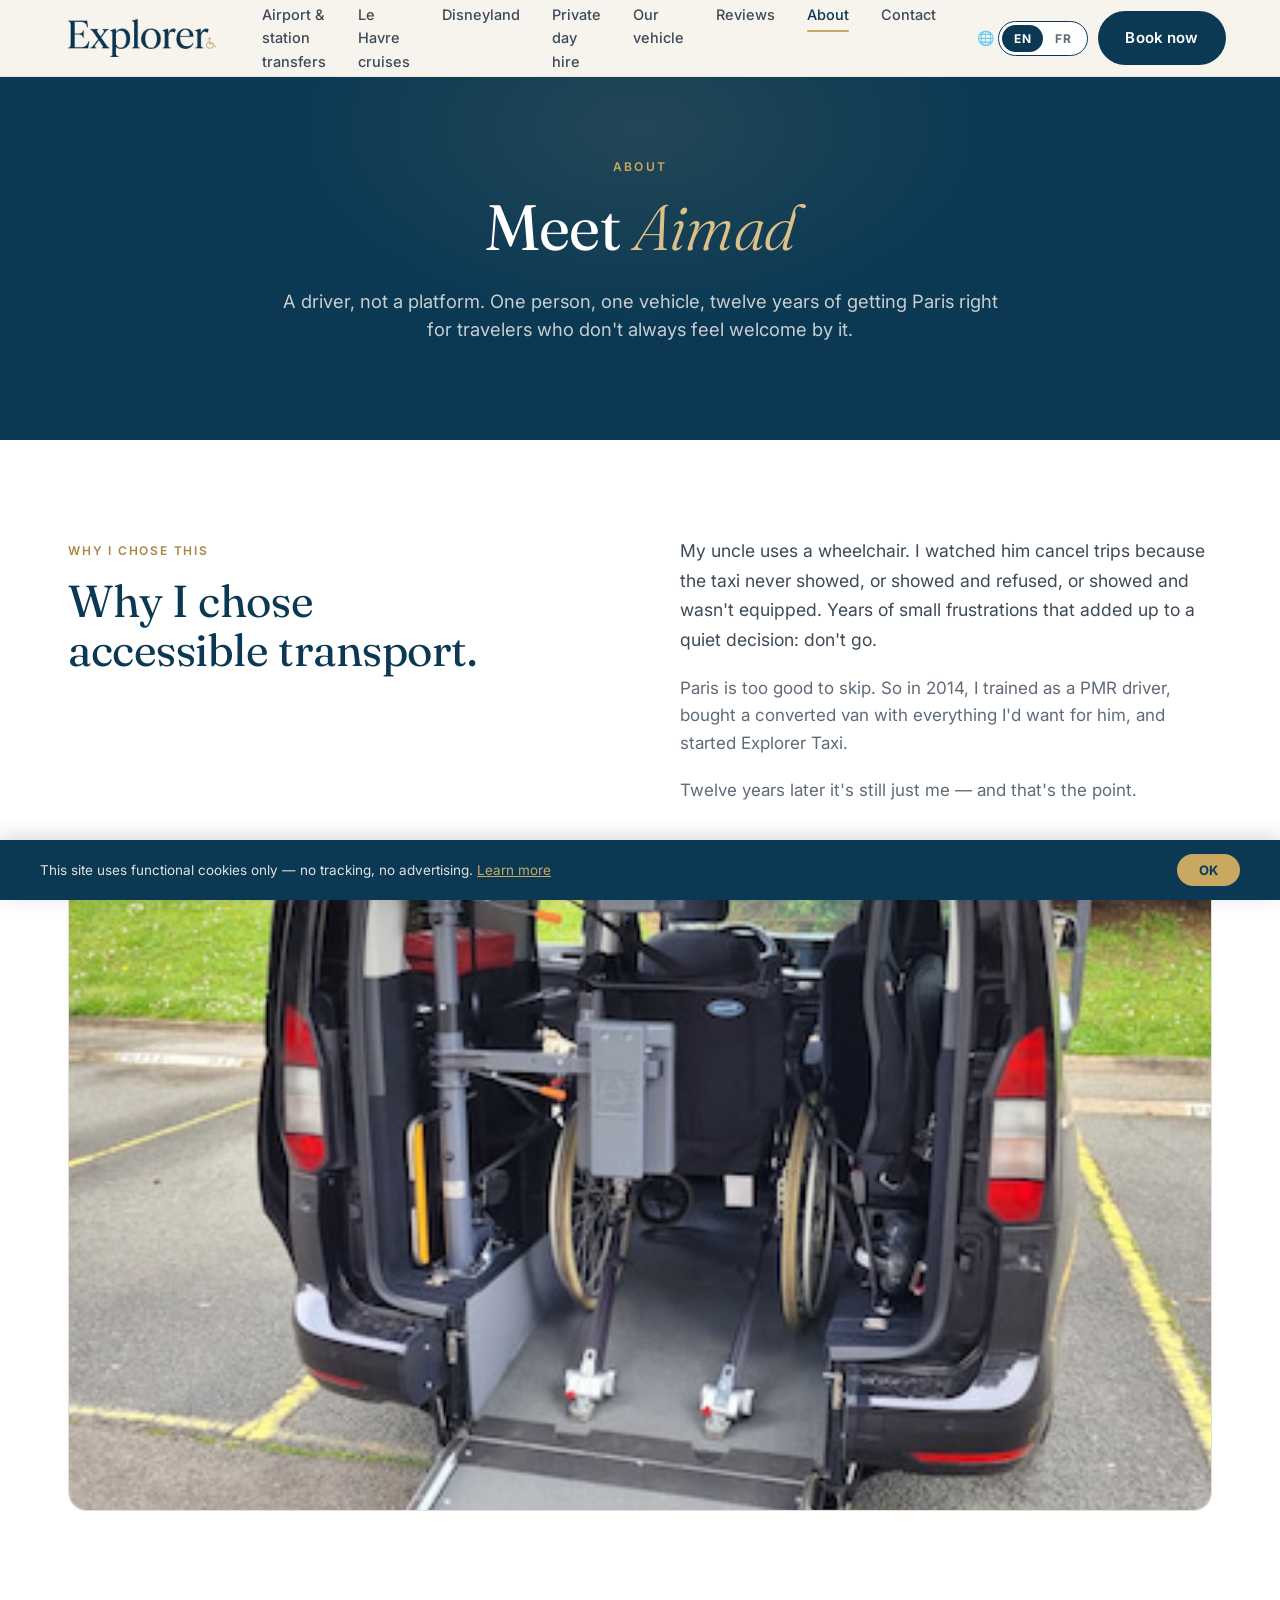
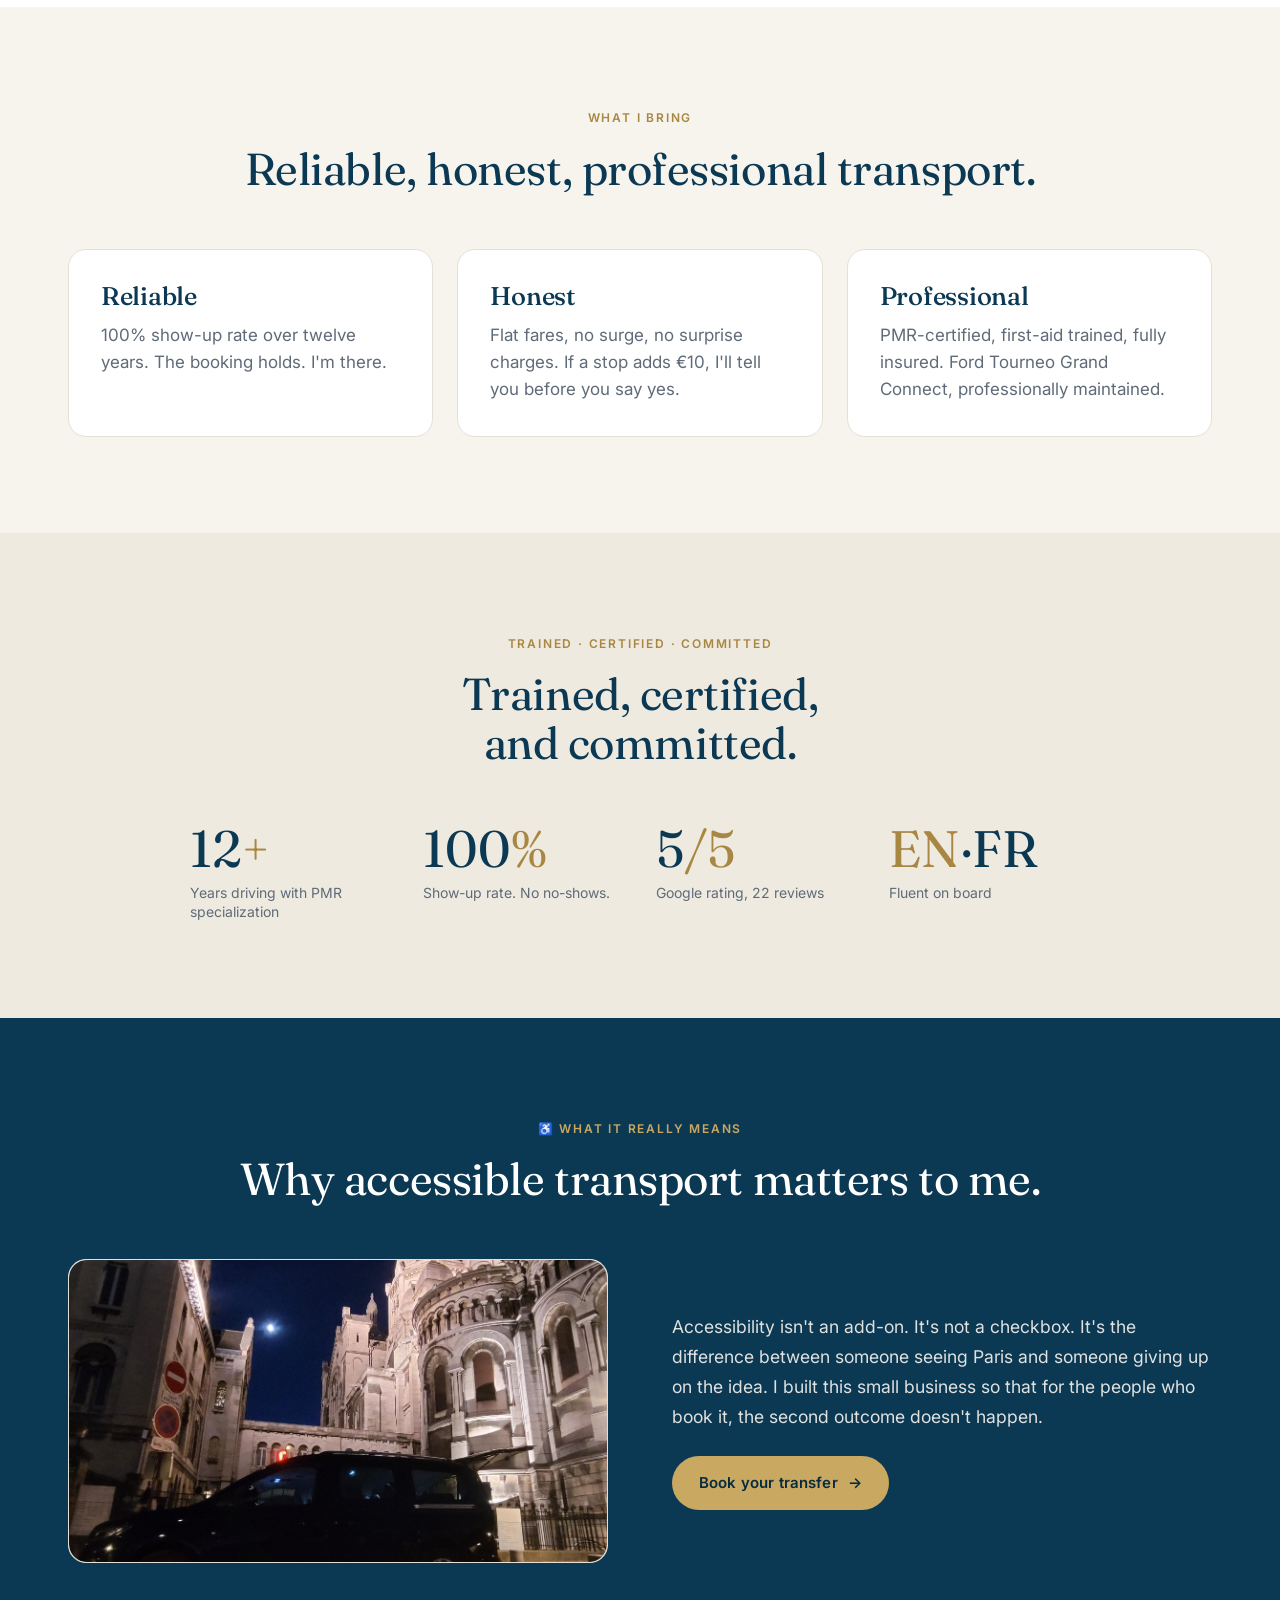
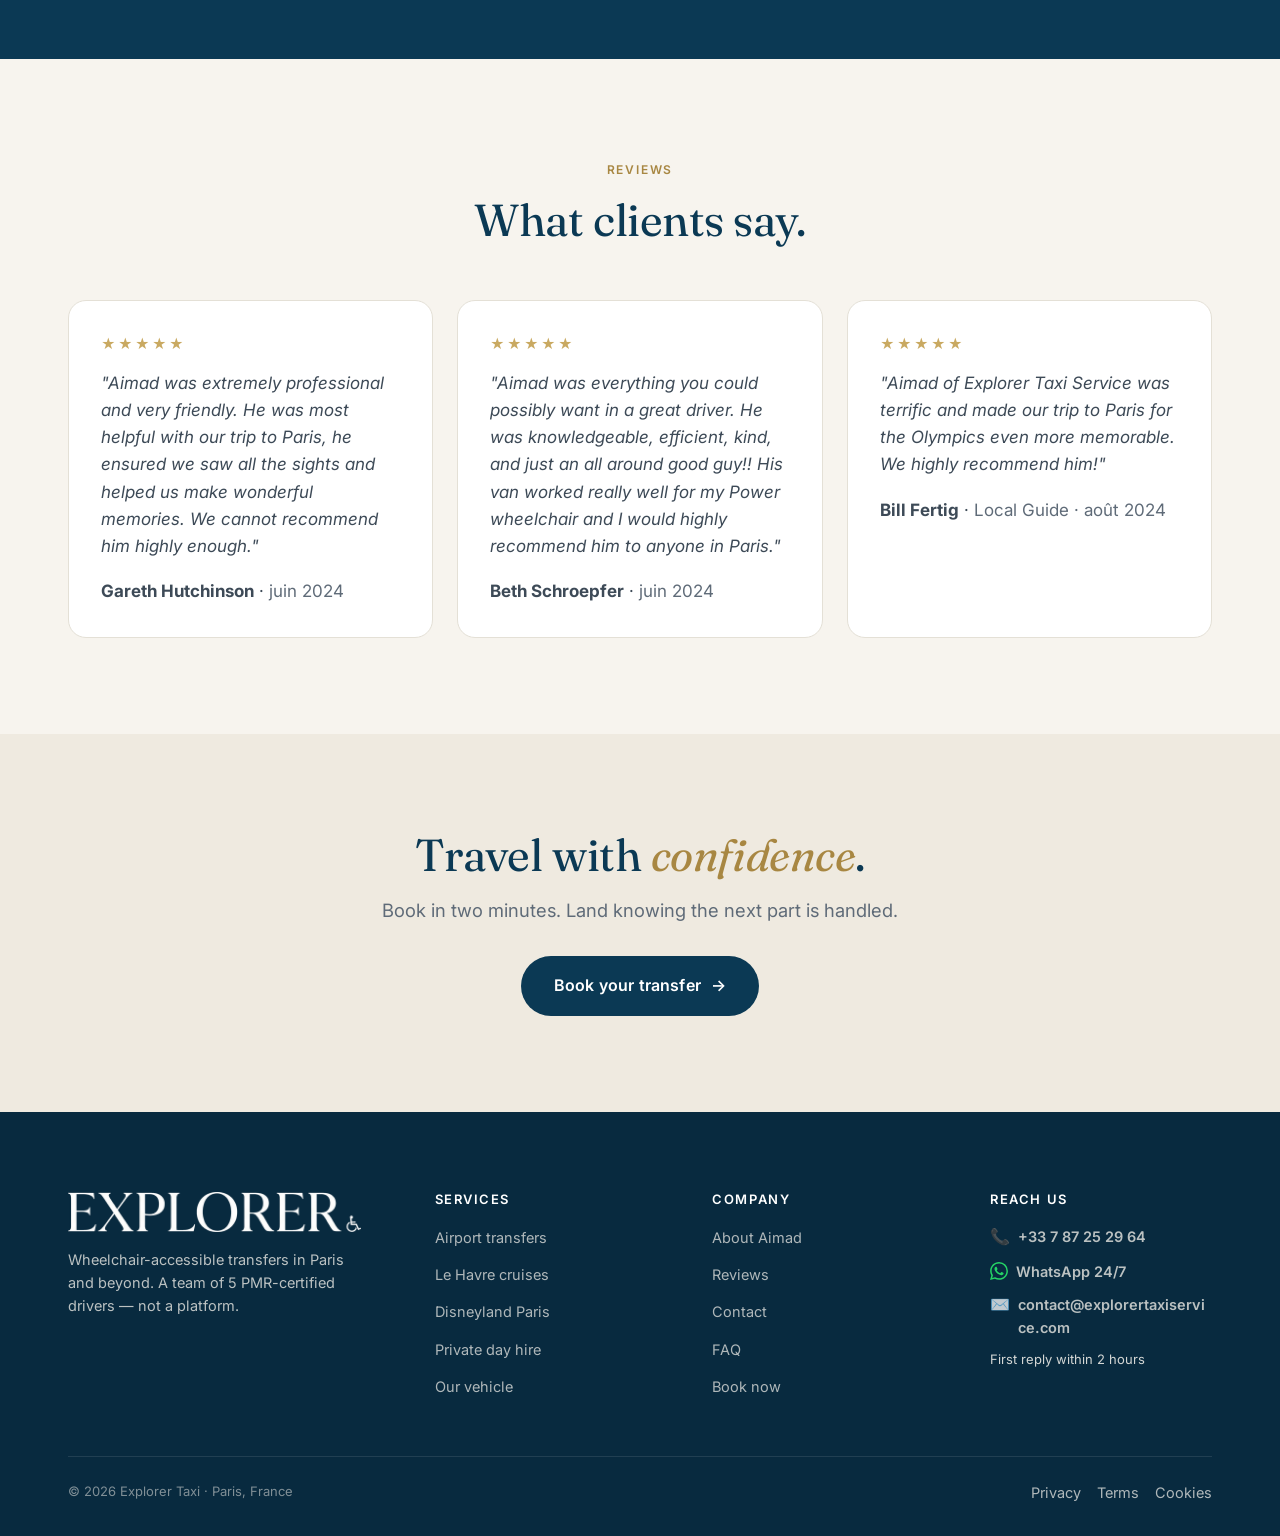
<file: about.html>
<!doctype html>
<html lang="en" data-lang="en">
<head>
<meta charset="utf-8"><meta name="viewport" content="width=device-width, initial-scale=1">
<title>About Aimad — PMR-certified Wheelchair Taxi Driver Paris · Explorer Taxi</title>
<meta name="description" content="Meet Aimad, founder of Explorer Taxi Paris. Disability-certified (PMR), English-speaking driver specialising in wheelchair-accessible transfers across Paris, CDG, Orly, Disneyland and Le Havre.">
<link rel="canonical" href="https://explorertaxiservice.com/about.html">
<link rel="alternate" hreflang="fr" href="https://explorertaxiservice.com/about.html">
<link rel="alternate" hreflang="en" href="https://explorertaxiservice.com/about.html">
<link rel="alternate" hreflang="x-default" href="https://explorertaxiservice.com/about.html">
<meta property="og:type" content="website">
<meta property="og:site_name" content="Explorer Taxi Paris">
<meta property="og:title" content="About Aimad — PMR-certified Wheelchair Taxi Driver Paris · Explorer Taxi">
<meta property="og:description" content="Disability-certified (PMR), English-speaking driver Aimad specialises in wheelchair-accessible transfers in Paris. 5.0 Google rating, 23 reviews.">
<meta property="og:url" content="https://explorertaxiservice.com/about.html">
<meta property="og:image" content="https://explorertaxiservice.com/uploads/vehicle-wheelchair.webp">
<meta name="twitter:card" content="summary_large_image">
<script type="application/ld+json">
{"@context":"https://schema.org","@type":["TaxiService","LocalBusiness"],"name":"Explorer Taxi Paris","description":"Certified wheelchair-accessible (PMR) taxi in Paris, run by Aimad. English-speaking, 5.0 Google rating.","url":"https://explorertaxiservice.com/about.html","telephone":"+33787252964","email":"contact@explorertaxiservice.com","address":{"@type":"PostalAddress","addressLocality":"Paris","addressRegion":"Île-de-France","addressCountry":"FR"},"priceRange":"€€","image":"https://explorertaxiservice.com/uploads/vehicle-wheelchair.webp","aggregateRating":{"@type":"AggregateRating","ratingValue":"5.0","reviewCount":"23"}}
</script>
<link rel="preconnect" href="https://fonts.googleapis.com"><link rel="preconnect" href="https://fonts.gstatic.com" crossorigin>
<link rel="preload" href="https://fonts.googleapis.com/css2?family=Fraunces:ital,opsz,wght@0,9..144,300..600;1,9..144,300..600&family=Inter:wght@400;500;600;700&family=JetBrains+Mono:wght@400;500&display=optional" as="style" onload="this.onload=null;this.rel='stylesheet'"><noscript><link rel="stylesheet" href="https://fonts.googleapis.com/css2?family=Fraunces:ital,opsz,wght@0,9..144,300..600;1,9..144,300..600&family=Inter:wght@400;500;600;700&family=JetBrains+Mono:wght@400;500&display=optional"></noscript>
<link rel="icon" type="image/x-icon" href="uploads/logo/favicon.ico">
<link rel="icon" type="image/png" sizes="32x32" href="uploads/logo/favicon-32.png">
<link rel="icon" type="image/png" sizes="192x192" href="uploads/logo/favicon-192.png">
<link rel="apple-touch-icon" href="uploads/logo/favicon-512.png">
<link rel="stylesheet" href="assets/site.css?v=2">
</head>
<body data-page="about">
<div data-chrome="header"></div>

<section class="page-hero">
  <div class="container-narrow" style="position: relative; z-index: 1;">
    <div class="breadcrumb"><span data-lang="en">About</span><span data-lang="fr">À propos</span></div>
    <h1><span data-lang="en">Meet <em>Aimad</em></span><span data-lang="fr">Voici <em>Aimad</em></span></h1>
    <p class="lead" style="margin: 24px auto 0;"><span data-lang="en">A driver, not a platform. One person, one vehicle, twelve years of getting Paris right for travelers who don't always feel welcome by it.</span><span data-lang="fr">Un chauffeur, pas une plateforme. Une personne, un véhicule, douze ans à rendre Paris hospitalier pour ceux qui ne s'y sentent pas toujours bienvenus.</span></p>
  </div>
</section>

<section style="background: var(--white);">
  <div class="container">
    <div class="grid-2" style="gap: 80px; align-items: start;">
      <div class="reveal">
        <span class="eyebrow"><span data-lang="en">Why I chose this</span><span data-lang="fr">Pourquoi ce choix</span></span>
        <h2><span data-lang="en">Why I chose accessible transport.</span><span data-lang="fr">Pourquoi le transport accessible.</span></h2>
      </div>
      <div class="reveal">
        <p style="font-size: 1.1rem; line-height: 1.7; margin-bottom: 20px;"><span data-lang="en">My uncle uses a wheelchair. I watched him cancel trips because the taxi never showed, or showed and refused, or showed and wasn't equipped. Years of small frustrations that added up to a quiet decision: don't go.</span><span data-lang="fr">Mon oncle est en fauteuil. Je l'ai vu annuler des voyages parce que le taxi ne venait pas, ou venait sans équipement.</span></p>
        <p style="margin-bottom: 20px; color: var(--slate-soft);"><span data-lang="en">Paris is too good to skip. So in 2014, I trained as a PMR driver, bought a converted van with everything I'd want for him, and started Explorer Taxi.</span><span data-lang="fr">Paris vaut mieux que ça. En 2014, je me suis formé PMR et j'ai créé Explorer Taxi.</span></p>
        <p style="color: var(--slate-soft);"><span data-lang="en">Twelve years later it's still just me — and that's the point.</span><span data-lang="fr">Douze ans plus tard, c'est toujours moi seul — et c'est l'idée.</span></p>
      </div>
    </div>
    <div class="reveal" style="margin-top: 64px;">
      <div class="img-ph" data-ratio="wide" style="overflow:hidden;"><img src="uploads/vehicle-ramp.jpg" alt="Rampe d'accès déployée du véhicule PMR" style="width:100%;height:100%;object-fit:cover;object-position:center center;border-radius:inherit;display:block;position:absolute;top:0;left:0;"></div>
    </div>
  </div>
</section>

<section>
  <div class="container">
    <div class="section-head reveal">
      <span class="eyebrow"><span data-lang="en">What I bring</span><span data-lang="fr">Ce que j'apporte</span></span>
      <h2><span data-lang="en">Reliable, honest, professional transport.</span><span data-lang="fr">Un transport fiable, honnête, professionnel.</span></h2>
    </div>
    <div class="grid-3">
      <div class="card reveal"><h3 style="margin-bottom: 12px;"><span data-lang="en">Reliable</span><span data-lang="fr">Fiable</span></h3><p class="muted"><span data-lang="en">100% show-up rate over twelve years. The booking holds. I'm there.</span><span data-lang="fr">100% de présence en douze ans.</span></p></div>
      <div class="card reveal"><h3 style="margin-bottom: 12px;"><span data-lang="en">Honest</span><span data-lang="fr">Honnête</span></h3><p class="muted"><span data-lang="en">Flat fares, no surge, no surprise charges. If a stop adds €10, I'll tell you before you say yes.</span><span data-lang="fr">Tarifs fixes, sans surprise.</span></p></div>
      <div class="card reveal"><h3 style="margin-bottom: 12px;"><span data-lang="en">Professional</span><span data-lang="fr">Professionnel</span></h3><p class="muted"><span data-lang="en">PMR-certified, first-aid trained, fully insured. Ford Tourneo Grand Connect, professionally maintained.</span><span data-lang="fr">Certifié PMR, formé aux premiers secours, assuré.</span></p></div>
    </div>
  </div>
</section>

<section style="background: var(--ivory-warm);">
  <div class="container">
    <div class="section-head reveal">
      <span class="eyebrow"><span data-lang="en">Trained · certified · committed</span><span data-lang="fr">Formé · certifié · engagé</span></span>
      <h2><span data-lang="en">Trained, certified,<br>and committed.</span><span data-lang="fr">Formé, certifié,<br>engagé.</span></h2>
    </div>
    <div class="stats reveal" style="grid-template-columns: repeat(4, 1fr); max-width: 900px; margin: 0 auto;">
      <div class="stat"><div class="num">12<em>+</em></div><div class="lbl"><span data-lang="en">Years driving with PMR specialization</span><span data-lang="fr">Ans, spécialité PMR</span></div></div>
      <div class="stat"><div class="num">100<em>%</em></div><div class="lbl"><span data-lang="en">Show-up rate. No no-shows.</span><span data-lang="fr">Taux de présence</span></div></div>
      <div class="stat"><div class="num">5<em>/5</em></div><div class="lbl"><span data-lang="en">Google rating, 22 reviews</span><span data-lang="fr">Note Google, 22 avis</span></div></div>
      <div class="stat"><div class="num"><em>EN</em>·FR</div><div class="lbl"><span data-lang="en">Fluent on board</span><span data-lang="fr">Couramment à bord</span></div></div>
    </div>
  </div>
</section>

<section style="background: var(--marine); color: var(--ivory);">
  <div class="container">
    <div class="section-head reveal">
      <span class="eyebrow" style="color: var(--gold);">♿ <span data-lang="en">What it really means</span><span data-lang="fr">Ce que ça veut dire</span></span>
      <h2 style="color: var(--white);"><span data-lang="en">Why accessible transport matters to me.</span><span data-lang="fr">Pourquoi ça compte pour moi.</span></h2>
    </div>
    <div class="grid-2 reveal" style="gap: 64px; align-items: center;">
      <div class="img-ph" data-ratio="wide" style="overflow:hidden;"><img src="uploads/vehicle-paris-night.jpg" alt="Véhicule Explorer Taxi devant le Sacré-Cœur de nuit" style="width:100%;height:100%;object-fit:cover;object-position:center center;border-radius:inherit;display:block;position:absolute;top:0;left:0;"></div>
      <div>
        <p style="font-size: 1.1rem; line-height: 1.7; color: rgba(247,244,238,0.9); margin-bottom: 24px;"><span data-lang="en">Accessibility isn't an add-on. It's not a checkbox. It's the difference between someone seeing Paris and someone giving up on the idea. I built this small business so that for the people who book it, the second outcome doesn't happen.</span><span data-lang="fr">L'accessibilité n'est pas un module. C'est la différence entre voir Paris et y renoncer.</span></p>
        <a href="book.html" class="btn btn-primary btn-arrow"><span data-lang="en">Book your transfer</span><span data-lang="fr">Réserver</span></a>
      </div>
    </div>
  </div>
</section>

<section>
  <div class="container">
    <div class="section-head reveal">
      <span class="eyebrow"><span data-lang="en">Reviews</span><span data-lang="fr">Avis</span></span>
      <h2><span data-lang="en">What clients say.</span><span data-lang="fr">Ce que disent les clients.</span></h2>
    </div>
    <div class="grid-3">
      <div class="card reveal"><div class="stars">★★★★★</div><p style="font-style:italic;margin:14px 0 18px;">"Aimad was extremely professional and very friendly. He was most helpful with our trip to Paris, he ensured we saw all the sights and helped us make wonderful memories. We cannot recommend him highly enough."</p><strong>Gareth Hutchinson</strong> · <span class="muted">juin 2024</span></div>
      <div class="card reveal"><div class="stars">★★★★★</div><p style="font-style:italic;margin:14px 0 18px;">"Aimad was everything you could possibly want in a great driver. He was knowledgeable, efficient, kind, and just an all around good guy!! His van worked really well for my Power wheelchair and I would highly recommend him to anyone in Paris."</p><strong>Beth Schroepfer</strong> · <span class="muted">juin 2024</span></div>
      <div class="card reveal"><div class="stars">★★★★★</div><p style="font-style:italic;margin:14px 0 18px;">"Aimad of Explorer Taxi Service was terrific and made our trip to Paris for the Olympics even more memorable. We highly recommend him!"</p><strong>Bill Fertig</strong> · <span class="muted">Local Guide · août 2024</span></div>
    </div>
  </div>
</section>

<section style="background: var(--ivory-warm);">
  <div class="container-narrow center reveal">
    <h2 style="margin-bottom: 16px;"><span data-lang="en">Travel with <em style="color: var(--gold-deep);">confidence</em>.</span><span data-lang="fr">Voyagez en <em style="color: var(--gold-deep);">confiance</em>.</span></h2>
    <p class="lead" style="margin: 0 auto 32px;"><span data-lang="en">Book in two minutes. Land knowing the next part is handled.</span><span data-lang="fr">Réservez en deux minutes.</span></p>
    <a href="book.html" class="btn btn-marine btn-lg btn-arrow"><span data-lang="en">Book your transfer</span><span data-lang="fr">Réserver</span></a>
  </div>
</section>

<div data-chrome="footer"></div>
<script src="assets/chrome.js" defer></script>
<script src="assets/site.js" defer></script>
</body>
</html>
</file>
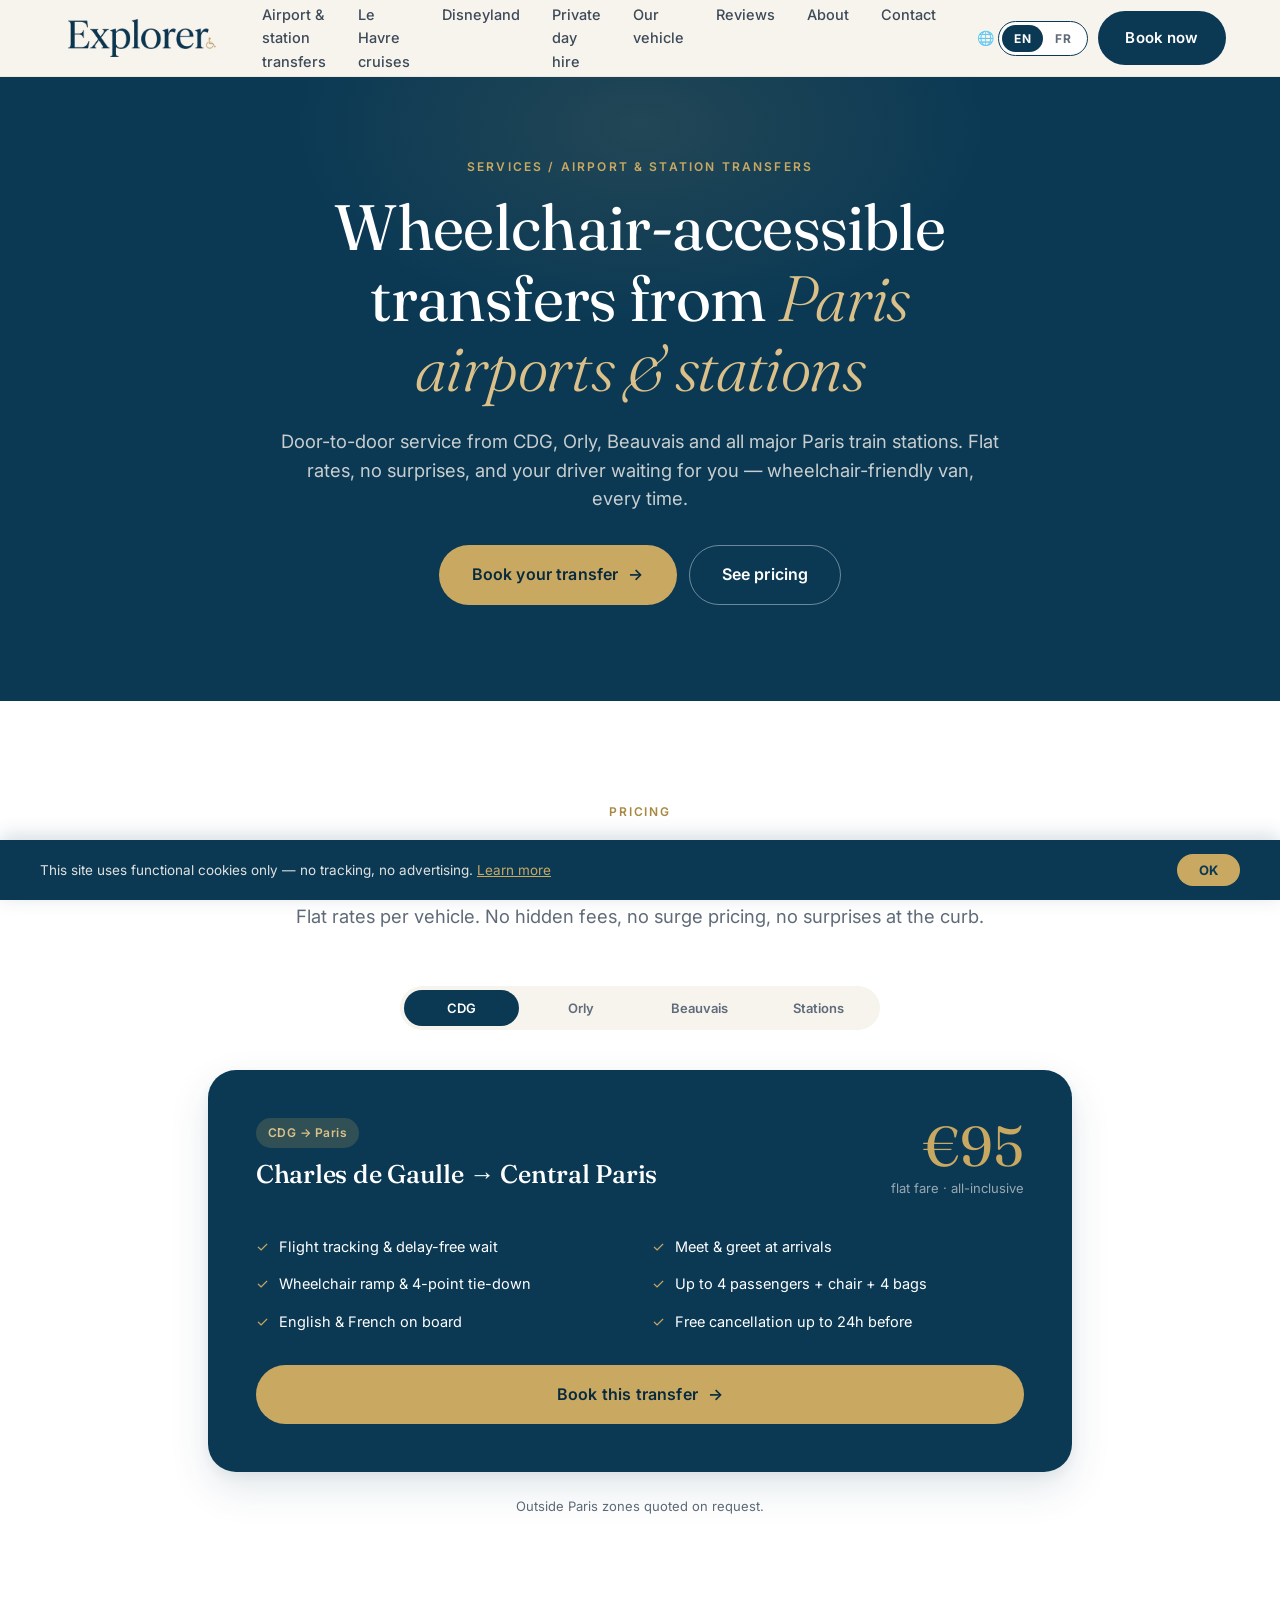
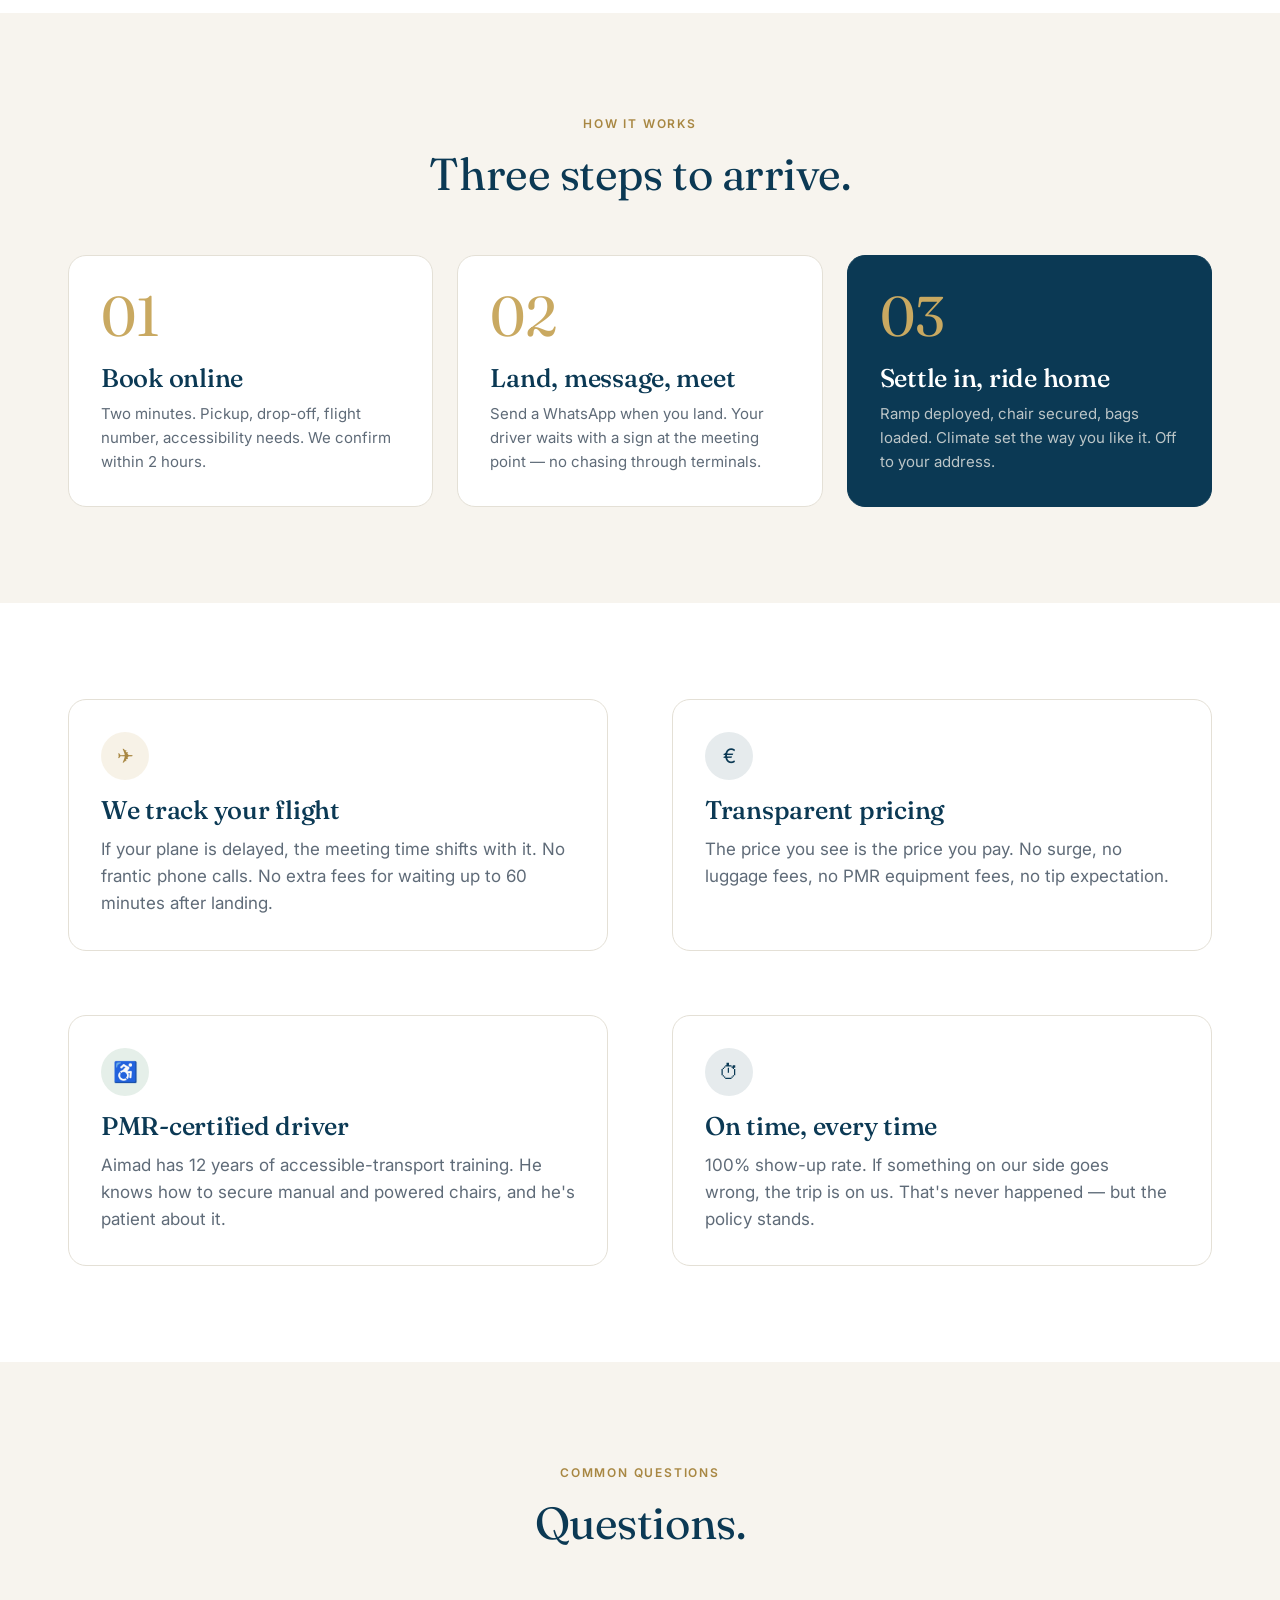
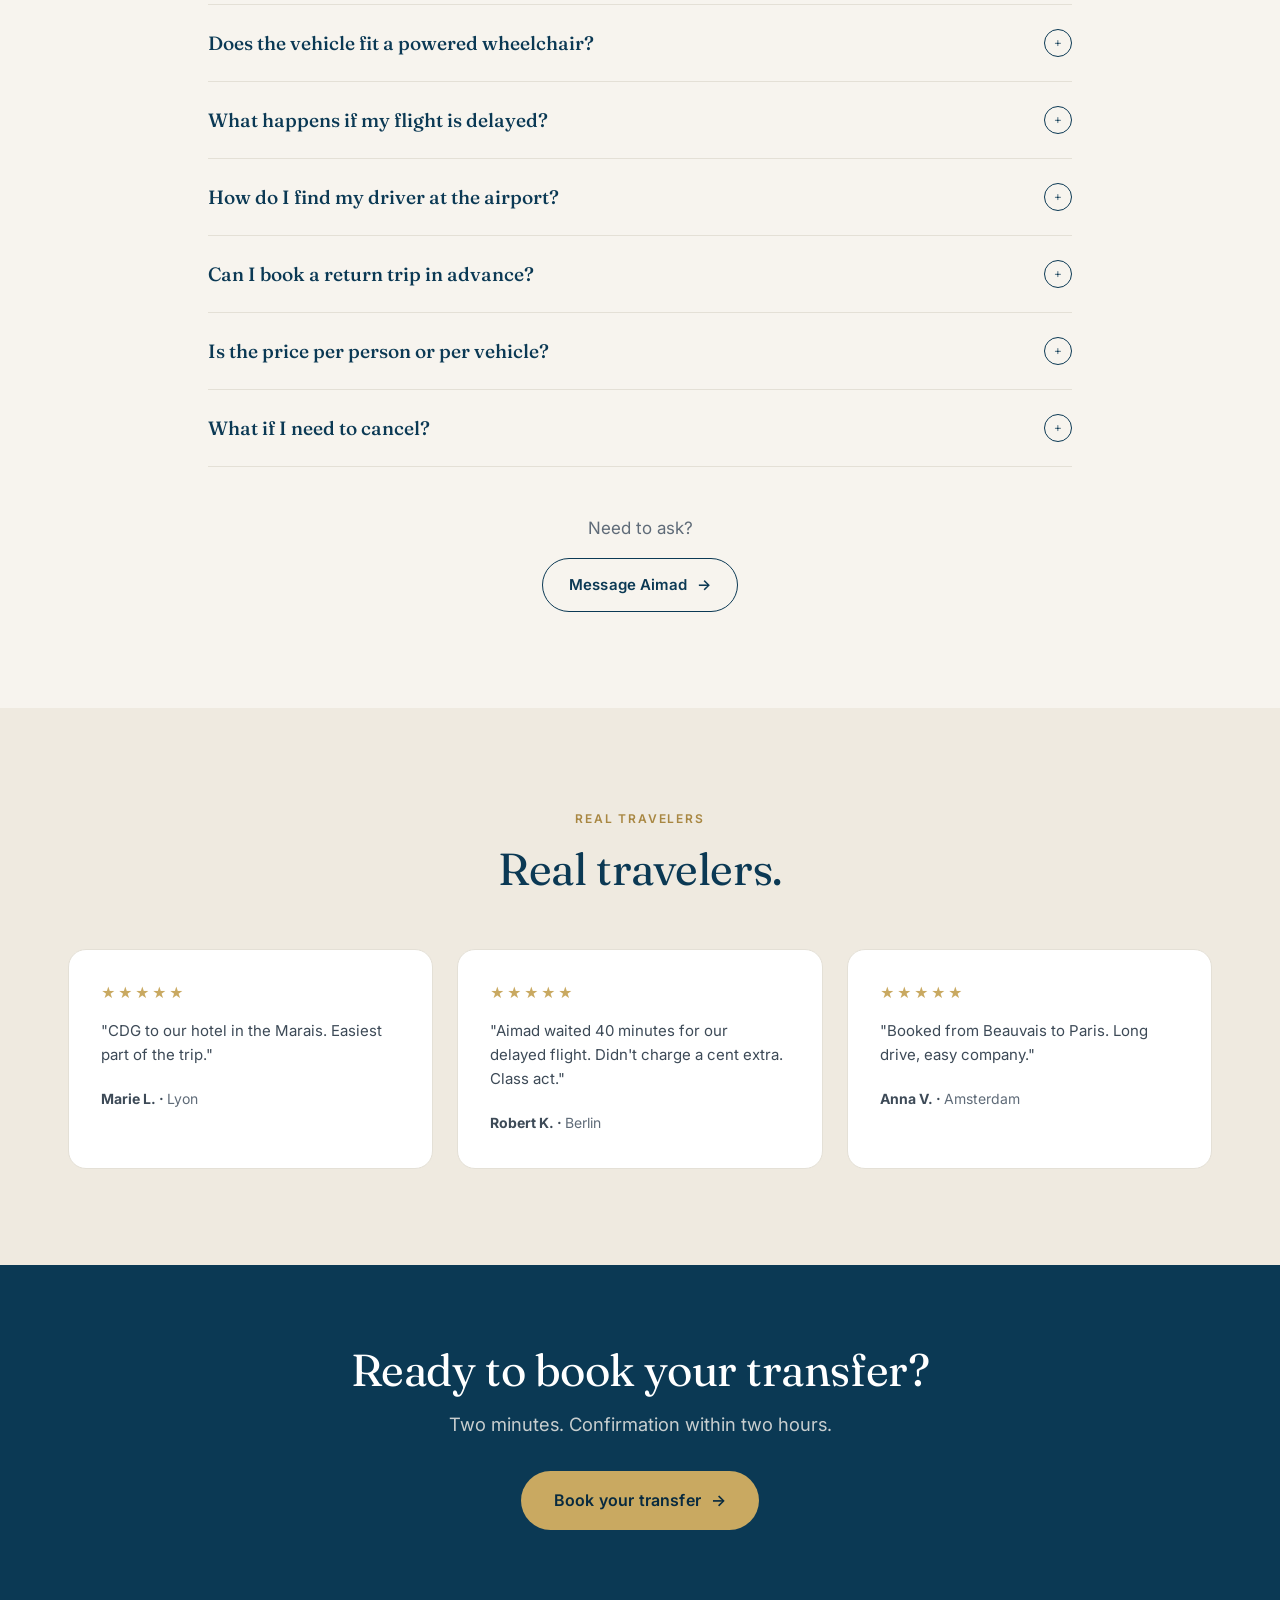
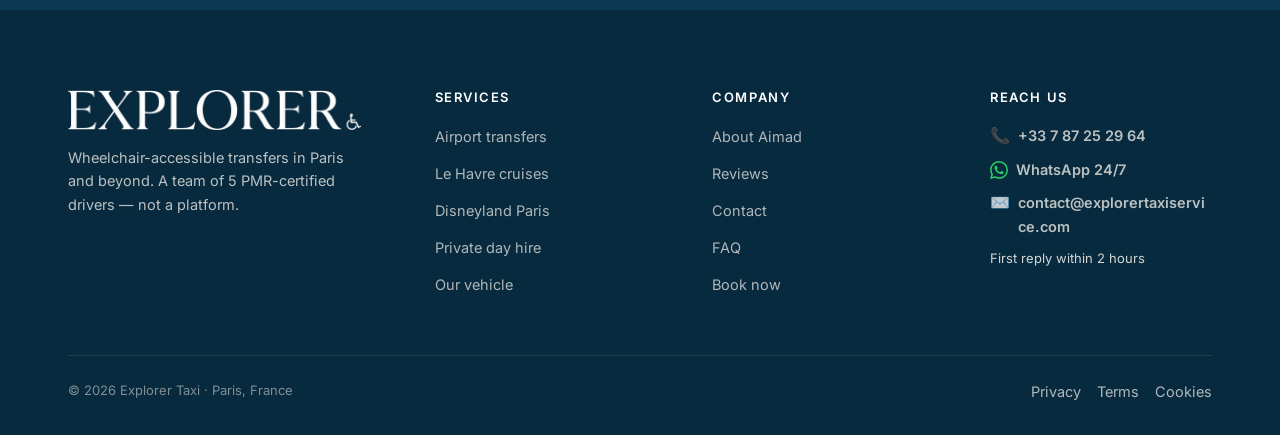
<file: airport-transfers.html>
<!doctype html>
<html lang="en" data-lang="en">
<head>
  <meta charset="utf-8">
  <meta name="viewport" content="width=device-width, initial-scale=1">
  <title>Wheelchair Airport Transfers Paris — CDG &amp; Orly · Explorer Taxi</title>
<meta name="description" content="Wheelchair-accessible taxi from CDG, Orly &amp; Beauvais airports to Paris. Fixed prices, no surprises. Disability-certified (PMR) driver Aimad, available 7 days a week.">
<link rel="canonical" href="https://explorertaxiservice.com/airport-transfers.html">
<link rel="alternate" hreflang="fr" href="https://explorertaxiservice.com/airport-transfers.html">
<link rel="alternate" hreflang="en" href="https://explorertaxiservice.com/airport-transfers.html">
<link rel="alternate" hreflang="x-default" href="https://explorertaxiservice.com/airport-transfers.html">
<meta property="og:type" content="website">
<meta property="og:site_name" content="Explorer Taxi Paris">
<meta property="og:title" content="Wheelchair-accessible Airport Transfers Paris — CDG, Orly · Explorer Taxi">
<meta property="og:description" content="Accessible taxi from CDG, Orly &amp; Beauvais airports to Paris. Fixed fares, WAV minivan, disability-certified (PMR) driver. No surprises at the kerb.">
<meta property="og:url" content="https://explorertaxiservice.com/airport-transfers.html">
<meta property="og:image" content="https://explorertaxiservice.com/uploads/vehicle-wheelchair.webp">
<meta name="twitter:card" content="summary_large_image">
<script type="application/ld+json">
{"@context":"https://schema.org","@type":["TaxiService","LocalBusiness"],"name":"Explorer Taxi Paris","description":"Wheelchair-accessible taxi from CDG, Orly and Beauvais airports to Paris. Fixed fares, disability-certified (PMR) driver.","url":"https://explorertaxiservice.com/airport-transfers.html","telephone":"+33787252964","email":"contact@explorertaxiservice.com","address":{"@type":"PostalAddress","addressLocality":"Paris","addressRegion":"Île-de-France","addressCountry":"FR"},"priceRange":"€€","image":"https://explorertaxiservice.com/uploads/vehicle-wheelchair.webp","aggregateRating":{"@type":"AggregateRating","ratingValue":"5.0","reviewCount":"23"}}
</script>
  <link rel="preconnect" href="https://fonts.googleapis.com">
  <link rel="preconnect" href="https://fonts.gstatic.com" crossorigin>
  <link rel="preload" href="https://fonts.googleapis.com/css2?family=Fraunces:ital,opsz,wght@0,9..144,300..600;1,9..144,300..600&family=Inter:wght@400;500;600;700&family=JetBrains+Mono:wght@400;500&display=optional" as="style" onload="this.onload=null;this.rel='stylesheet'"><noscript><link rel="stylesheet" href="https://fonts.googleapis.com/css2?family=Fraunces:ital,opsz,wght@0,9..144,300..600;1,9..144,300..600&family=Inter:wght@400;500;600;700&family=JetBrains+Mono:wght@400;500&display=optional"></noscript>
  <link rel="icon" type="image/x-icon" href="uploads/logo/favicon.ico">
  <link rel="icon" type="image/png" sizes="32x32" href="uploads/logo/favicon-32.png">
  <link rel="icon" type="image/png" sizes="192x192" href="uploads/logo/favicon-192.png">
  <link rel="apple-touch-icon" href="uploads/logo/favicon-512.png">
  <link rel="stylesheet" href="assets/site.css?v=2">
</head>
<body>

<div data-chrome="header"></div>

<!-- ===== Hero ===== -->
<section class="page-hero">
  <div class="container-narrow" style="position: relative; z-index: 1;">
    <div class="breadcrumb"><span data-lang="en">Services / Airport & station transfers</span><span data-lang="fr">Services / Transferts aéroport & gares</span></div>
    <h1><span data-lang="en">Wheelchair-accessible transfers from <em>Paris airports & stations</em></span><span data-lang="fr">Transferts accessibles depuis les <em>aéroports et gares de Paris</em></span></h1>
    <p class="lead" style="margin: 24px auto 0;"><span data-lang="en">Door-to-door service from CDG, Orly, Beauvais and all major Paris train stations. Flat rates, no surprises, and your driver waiting for you — wheelchair-friendly van, every time.</span><span data-lang="fr">Service porte-à-porte depuis CDG, Orly, Beauvais et toutes les grandes gares parisiennes. Tarifs fixes, sans surprise, votre chauffeur vous attend.</span></p>
    <div class="page-hero-actions">
      <a href="book.html" class="btn btn-primary btn-lg btn-arrow"><span data-lang="en">Book your transfer</span><span data-lang="fr">Réserver</span></a>
      <a href="#pricing" class="btn btn-ghost-light btn-lg"><span data-lang="en">See pricing</span><span data-lang="fr">Voir les tarifs</span></a>
    </div>
  </div>
</section>

<!-- ===== Pricing ===== -->
<section id="pricing" style="background: var(--white);">
  <div class="container-narrow">
    <div class="section-head reveal">
      <span class="eyebrow"><span data-lang="en">Pricing</span><span data-lang="fr">Tarifs</span></span>
      <h2><span data-lang="en">Airport & station transfer pricing.</span><span data-lang="fr">Tarifs des transferts aéroport & gares.</span></h2>
      <p class="lead" style="margin: 16px auto 0;"><span data-lang="en">Flat rates per vehicle. No hidden fees, no surge pricing, no surprises at the curb.</span><span data-lang="fr">Tarifs fixes par véhicule. Aucun frais caché.</span></p>
    </div>

    <div class="pricing-tabs reveal" style="display: flex; justify-content: center; gap: 4px; padding: 4px; background: var(--ivory); border-radius: 999px; margin: 0 auto 40px; max-width: 480px;">
      <button class="ptab active" data-tab="cdg" style="flex: 1; padding: 10px 12px; border-radius: 999px; font-size: 13px; font-weight: 600;">CDG</button>
      <button class="ptab" data-tab="orly" style="flex: 1; padding: 10px 12px; border-radius: 999px; font-size: 13px; font-weight: 600;">Orly</button>
      <button class="ptab" data-tab="bva" style="flex: 1; padding: 10px 12px; border-radius: 999px; font-size: 13px; font-weight: 600;">Beauvais</button>
      <button class="ptab" data-tab="gare" style="flex: 1; padding: 10px 12px; border-radius: 999px; font-size: 13px; font-weight: 600;"><span data-lang="en">Stations</span><span data-lang="fr">Gares</span></button>
    </div>

    <div class="pricing-card reveal" style="background: var(--marine); color: var(--white); border-radius: var(--radius-xl); padding: 48px; box-shadow: var(--shadow-lg);">
      <div style="display: flex; justify-content: space-between; align-items: flex-start; flex-wrap: wrap; gap: 24px; margin-bottom: 36px;">
        <div>
          <span class="tag tag-gold" style="background: rgba(201,169,97,0.2); color: var(--gold-soft);">
            <span class="ptab-label" data-for="cdg">CDG → Paris</span>
            <span class="ptab-label" data-for="orly" style="display:none;">Orly → Paris</span>
            <span class="ptab-label" data-for="bva" style="display:none;">Beauvais → Paris</span>
            <span class="ptab-label" data-for="gare" style="display:none;"><span data-lang="en">Paris Stations</span><span data-lang="fr">Gares parisiennes</span></span>
          </span>
          <h3 style="color: var(--white); margin-top: 12px; font-size: 1.6rem;">
            <span class="ptab-route" data-for="cdg" data-lang="en">Charles de Gaulle → Central Paris</span>
            <span class="ptab-route" data-for="cdg" data-lang="fr">Charles de Gaulle → Paris centre</span>
            <span class="ptab-route" data-for="orly" data-lang="en" style="display:none;">Orly → Central Paris</span>
            <span class="ptab-route" data-for="orly" data-lang="fr" style="display:none;">Orly → Paris centre</span>
            <span class="ptab-route" data-for="bva" data-lang="en" style="display:none;">Beauvais → Central Paris</span>
            <span class="ptab-route" data-for="bva" data-lang="fr" style="display:none;">Beauvais → Paris centre</span>
            <span class="ptab-route" data-for="gare" data-lang="en" style="display:none;">Gare du Nord ↔ Any Paris Station</span>
            <span class="ptab-route" data-for="gare" data-lang="fr" style="display:none;">Gare du Nord ↔ Toute gare parisienne</span>
          </h3>
        </div>
        <div style="text-align: right;">
          <div style="font-family: var(--font-display); font-size: 3.5rem; font-weight: 400; line-height: 1; color: var(--gold);">
            <span class="ptab-price" data-for="cdg">€95</span>
            <span class="ptab-price" data-for="orly" style="display:none;">€70</span>
            <span class="ptab-price" data-for="bva" style="display:none;">€160</span>
            <span class="ptab-price" data-for="gare" style="display:none;">€50</span>
          </div>
          <div style="font-size: 13px; color: rgba(247,244,238,0.6); margin-top: 4px;"><span data-lang="en">flat fare · all-inclusive</span><span data-lang="fr">tarif fixe · tout inclus</span></div>
        </div>
      </div>
      <ul class="airports-only" style="list-style: none; padding: 0; margin: 0 0 32px; display: grid; grid-template-columns: 1fr 1fr; gap: 14px 24px;">
        <li style="display: flex; gap: 10px; font-size: 14.5px;"><span style="color: var(--gold);">✓</span><span data-lang="en">Flight tracking & delay-free wait</span><span data-lang="fr">Suivi de vol, attente sans frais</span></li>
        <li style="display: flex; gap: 10px; font-size: 14.5px;"><span style="color: var(--gold);">✓</span><span data-lang="en">Meet & greet at arrivals</span><span data-lang="fr">Accueil à l'arrivée</span></li>
        <li style="display: flex; gap: 10px; font-size: 14.5px;"><span style="color: var(--gold);">✓</span><span data-lang="en">Wheelchair ramp & 4-point tie-down</span><span data-lang="fr">Rampe & 4 sangles d'arrimage</span></li>
        <li style="display: flex; gap: 10px; font-size: 14.5px;"><span style="color: var(--gold);">✓</span><span data-lang="en">Up to 4 passengers + chair + 4 bags</span><span data-lang="fr">Jusqu'à 4 passagers + fauteuil + 4 bagages</span></li>
        <li style="display: flex; gap: 10px; font-size: 14.5px;"><span style="color: var(--gold);">✓</span><span data-lang="en">English & French on board</span><span data-lang="fr">Anglais et français à bord</span></li>
        <li style="display: flex; gap: 10px; font-size: 14.5px;"><span style="color: var(--gold);">✓</span><span data-lang="en">Free cancellation up to 24h before</span><span data-lang="fr">Annulation gratuite jusqu'à 24h avant</span></li>
      </ul>
      <ul data-for="gare" style="display:none; list-style: none; padding: 0; margin: 0 0 32px; grid-template-columns: 1fr 1fr; gap: 14px 24px;">
        <li style="display: flex; gap: 10px; font-size: 14.5px;"><span style="color: var(--gold);">✓</span><span data-lang="en">Eurostar, Thalys & TGV connections</span><span data-lang="fr">Connexions Eurostar, Thalys & TGV</span></li>
        <li style="display: flex; gap: 10px; font-size: 14.5px;"><span style="color: var(--gold);">✓</span><span data-lang="en">Pickup at station entrance or platform exit</span><span data-lang="fr">Prise en charge à l'entrée ou à la sortie du quai</span></li>
        <li style="display: flex; gap: 10px; font-size: 14.5px;"><span style="color: var(--gold);">✓</span><span data-lang="en">Wheelchair ramp & 4-point tie-down</span><span data-lang="fr">Rampe & 4 sangles d'arrimage</span></li>
        <li style="display: flex; gap: 10px; font-size: 14.5px;"><span style="color: var(--gold);">✓</span><span data-lang="en">Up to 4 passengers + chair + 4 bags</span><span data-lang="fr">Jusqu'à 4 passagers + fauteuil + 4 bagages</span></li>
        <li style="display: flex; gap: 10px; font-size: 14.5px;"><span style="color: var(--gold);">✓</span><span data-lang="en">All Paris stations covered</span><span data-lang="fr">Toutes les gares parisiennes desservies</span></li>
        <li style="display: flex; gap: 10px; font-size: 14.5px;"><span style="color: var(--gold);">✓</span><span data-lang="en">Free cancellation up to 24h before</span><span data-lang="fr">Annulation gratuite jusqu'à 24h avant</span></li>
      </ul>
      <a href="book.html" class="btn btn-primary btn-lg btn-arrow" style="width: 100%;"><span data-lang="en">Book this transfer</span><span data-lang="fr">Réserver ce transfert</span></a>
    </div>
    <p class="muted center" style="font-size: 13px; margin-top: 24px;"><span data-lang="en">Outside Paris zones quoted on request.</span><span data-lang="fr">Hors Paris sur devis.</span></p>
  </div>
</section>

<!-- ===== Three steps ===== -->
<section>
  <div class="container">
    <div class="section-head reveal">
      <span class="eyebrow"><span data-lang="en">How it works</span><span data-lang="fr">Comment ça marche</span></span>
      <h2><span data-lang="en">Three steps to arrive.</span><span data-lang="fr">Trois étapes, et c'est arrivé.</span></h2>
    </div>
    <div class="grid-3">
      <div class="card reveal">
        <div style="font-family: var(--font-display); font-size: 3.5rem; color: var(--gold); line-height: 1; margin-bottom: 20px;">01</div>
        <h3><span data-lang="en">Book online</span><span data-lang="fr">Réservez en ligne</span></h3>
        <p class="muted" style="font-size: 15px; margin-top: 10px;"><span data-lang="en">Two minutes. Pickup, drop-off, flight number, accessibility needs. We confirm within 2 hours.</span><span data-lang="fr">Deux minutes. Adresse, vol, besoins d'accessibilité. Confirmation sous 2h.</span></p>
      </div>
      <div class="card reveal">
        <div style="font-family: var(--font-display); font-size: 3.5rem; color: var(--gold); line-height: 1; margin-bottom: 20px;">02</div>
        <h3><span data-lang="en">Land, message, meet</span><span data-lang="fr">Atterrir, écrire, retrouver</span></h3>
        <p class="muted" style="font-size: 15px; margin-top: 10px;"><span data-lang="en">Send a WhatsApp when you land. Your driver waits with a sign at the meeting point — no chasing through terminals.</span><span data-lang="fr">Un WhatsApp à l'atterrissage. Votre chauffeur attend avec une pancarte au point de rendez-vous.</span></p>
      </div>
      <div class="card reveal" style="background: var(--marine); color: var(--ivory); border-color: var(--marine);">
        <div style="font-family: var(--font-display); font-size: 3.5rem; color: var(--gold); line-height: 1; margin-bottom: 20px;">03</div>
        <h3 style="color: var(--white);"><span data-lang="en">Settle in, ride home</span><span data-lang="fr">Installez-vous, en route</span></h3>
        <p style="font-size: 15px; margin-top: 10px; color: rgba(247,244,238,0.75);"><span data-lang="en">Ramp deployed, chair secured, bags loaded. Climate set the way you like it. Off to your address.</span><span data-lang="fr">Rampe déployée, fauteuil sécurisé, bagages chargés. Direction votre adresse.</span></p>
      </div>
    </div>
  </div>
</section>

<!-- ===== Reasons / Coverage ===== -->
<section style="background: var(--white);">
  <div class="container">
    <div class="grid-2" style="gap: 64px;">
      <div class="card reveal">
        <div style="display: inline-flex; width: 48px; height: 48px; border-radius: 50%; background: rgba(201,169,97,0.15); color: var(--gold-deep); align-items: center; justify-content: center; font-size: 20px; margin-bottom: 16px;">✈</div>
        <h3 style="margin-bottom: 12px;"><span data-lang="en">We track your flight</span><span data-lang="fr">Nous suivons votre vol</span></h3>
        <p class="muted"><span data-lang="en">If your plane is delayed, the meeting time shifts with it. No frantic phone calls. No extra fees for waiting up to 60 minutes after landing.</span><span data-lang="fr">Si votre vol est en retard, l'heure de rendez-vous suit. Aucun appel paniqué. Pas de frais d'attente jusqu'à 60 min après l'atterrissage.</span></p>
      </div>
      <div class="card reveal">
        <div style="display: inline-flex; width: 48px; height: 48px; border-radius: 50%; background: rgba(11,57,84,0.1); color: var(--marine); align-items: center; justify-content: center; font-size: 20px; margin-bottom: 16px;">€</div>
        <h3 style="margin-bottom: 12px;"><span data-lang="en">Transparent pricing</span><span data-lang="fr">Tarifs transparents</span></h3>
        <p class="muted"><span data-lang="en">The price you see is the price you pay. No surge, no luggage fees, no PMR equipment fees, no tip expectation.</span><span data-lang="fr">Le prix affiché est le prix payé. Aucun frais surprise, aucun supplément PMR.</span></p>
      </div>
      <div class="card reveal">
        <div style="display: inline-flex; width: 48px; height: 48px; border-radius: 50%; background: rgba(45,122,79,0.12); color: var(--green); align-items: center; justify-content: center; font-size: 20px; margin-bottom: 16px;">♿</div>
        <h3 style="margin-bottom: 12px;"><span data-lang="en">PMR-certified driver</span><span data-lang="fr">Chauffeur certifié PMR</span></h3>
        <p class="muted"><span data-lang="en">Aimad has 12 years of accessible-transport training. He knows how to secure manual and powered chairs, and he's patient about it.</span><span data-lang="fr">Aimad a 12 ans de formation au transport adapté. Il sait sécuriser fauteuils manuels et électriques, sans précipitation.</span></p>
      </div>
      <div class="card reveal">
        <div style="display: inline-flex; width: 48px; height: 48px; border-radius: 50%; background: rgba(11,57,84,0.1); color: var(--marine); align-items: center; justify-content: center; font-size: 20px; margin-bottom: 16px;">⏱</div>
        <h3 style="margin-bottom: 12px;"><span data-lang="en">On time, every time</span><span data-lang="fr">Toujours à l'heure</span></h3>
        <p class="muted"><span data-lang="en">100% show-up rate. If something on our side goes wrong, the trip is on us. That's never happened — but the policy stands.</span><span data-lang="fr">100% de présence. Si quelque chose tourne mal de notre côté, le trajet est offert.</span></p>
      </div>
    </div>
  </div>
</section>

<!-- ===== FAQ ===== -->
<section>
  <div class="container-narrow">
    <div class="section-head reveal">
      <span class="eyebrow"><span data-lang="en">Common questions</span><span data-lang="fr">Questions fréquentes</span></span>
      <h2><span data-lang="en">Questions.</span><span data-lang="fr">Questions.</span></h2>
    </div>
    <div class="faq reveal">
      <div class="faq-item">
        <button class="faq-q"><span><span data-lang="en">Does the vehicle fit a powered wheelchair?</span><span data-lang="fr">Le véhicule accueille-t-il un fauteuil électrique ?</span></span><span class="icon">+</span></button>
        <div class="faq-a"><div><span data-lang="en">Yes. The van accommodates manual and most powered chairs up to 90cm wide and 250kg. The ramp supports both — and there's room for the user, three companions, and luggage. If you have an unusually large chair, send the dimensions when you book and we'll confirm fit before charging.</span><span data-lang="fr">Oui. Le véhicule accueille fauteuils manuels et la plupart des fauteuils électriques jusqu'à 90 cm de large et 250 kg.</span></div></div>
      </div>
      <div class="faq-item">
        <button class="faq-q"><span><span data-lang="en">What happens if my flight is delayed?</span><span data-lang="fr">Et si mon vol est en retard ?</span></span><span class="icon">+</span></button>
        <div class="faq-a"><div><span data-lang="en">We track your flight number from the moment you book. If it's delayed, the pickup time shifts with it — no extra charge for up to 60 minutes of additional wait. If a flight is cancelled, we rebook on the next one for no fee.</span><span data-lang="fr">Nous suivons votre vol. Le rendez-vous suit le retard, sans frais jusqu'à 60 min.</span></div></div>
      </div>
      <div class="faq-item">
        <button class="faq-q"><span><span data-lang="en">How do I find my driver at the airport?</span><span data-lang="fr">Comment trouver mon chauffeur à l'aéroport ?</span></span><span class="icon">+</span></button>
        <div class="faq-a"><div><span data-lang="en">After landing, send a WhatsApp message to the number in your confirmation. Your driver will tell you exactly where to meet — usually a specific column at the arrivals exit. He'll be holding a sign with your name.</span><span data-lang="fr">Envoyez un WhatsApp au numéro de confirmation. Votre chauffeur vous indique le point précis à l'arrivée, avec une pancarte à votre nom.</span></div></div>
      </div>
      <div class="faq-item">
        <button class="faq-q"><span><span data-lang="en">Can I book a return trip in advance?</span><span data-lang="fr">Puis-je réserver l'aller-retour à l'avance ?</span></span><span class="icon">+</span></button>
        <div class="faq-a"><div><span data-lang="en">Absolutely — most clients do. You can book both legs in one form, or add the return after you arrive if your plans aren't fixed yet. Same flat rate either way.</span><span data-lang="fr">Bien sûr — la plupart des clients le font. Vous pouvez réserver les deux trajets en une seule fois.</span></div></div>
      </div>
      <div class="faq-item">
        <button class="faq-q"><span><span data-lang="en">Is the price per person or per vehicle?</span><span data-lang="fr">Le prix est-il par personne ou par véhicule ?</span></span><span class="icon">+</span></button>
        <div class="faq-a"><div><span data-lang="en">Per vehicle. €95 to Paris from CDG covers the wheelchair user plus up to three companions and their luggage. The price doesn't change with the number of passengers.</span><span data-lang="fr">Par véhicule. 95 € depuis CDG couvre la personne en fauteuil + jusqu'à 3 accompagnants et bagages.</span></div></div>
      </div>
      <div class="faq-item">
        <button class="faq-q"><span><span data-lang="en">What if I need to cancel?</span><span data-lang="fr">Et si je dois annuler ?</span></span><span class="icon">+</span></button>
        <div class="faq-a"><div><span data-lang="en">Free cancellation up to 24 hours before pickup. Within 24 hours, 50% of the fare is charged. We don't charge for cancellations caused by airline issues.</span><span data-lang="fr">Annulation gratuite jusqu'à 24h avant. Moins de 24h : 50%. Aucun frais en cas d'annulation due à une compagnie aérienne.</span></div></div>
      </div>
    </div>
    <div class="center reveal" style="margin-top: 48px;">
      <p class="muted" style="margin-bottom: 16px;"><span data-lang="en">Need to ask?</span><span data-lang="fr">Une question ?</span></p>
      <a href="contact.html" class="btn btn-outline btn-arrow"><span data-lang="en">Message Aimad</span><span data-lang="fr">Écrire à Aimad</span></a>
    </div>
  </div>
</section>

<!-- ===== Reviews snippet ===== -->
<section style="background: var(--ivory-warm);">
  <div class="container">
    <div class="section-head reveal">
      <span class="eyebrow"><span data-lang="en">Real travelers</span><span data-lang="fr">Vrais voyageurs</span></span>
      <h2><span data-lang="en">Real travelers.</span><span data-lang="fr">Vrais voyageurs.</span></h2>
    </div>
    <div class="grid-3">
      <div class="card reveal">
        <div class="stars">★★★★★</div>
        <p style="margin: 14px 0 18px; font-size: 15px;"><span data-lang="en">"CDG to our hotel in the Marais. Easiest part of the trip."</span><span data-lang="fr">« CDG à l'hôtel dans le Marais. La partie la plus facile du voyage. »</span></p>
        <strong style="font-size: 14px;">Marie L. · <span class="muted" style="font-weight: 400;">Lyon</span></strong>
      </div>
      <div class="card reveal">
        <div class="stars">★★★★★</div>
        <p style="margin: 14px 0 18px; font-size: 15px;"><span data-lang="en">"Aimad waited 40 minutes for our delayed flight. Didn't charge a cent extra. Class act."</span><span data-lang="fr">« Aimad a attendu 40 minutes notre vol retardé, sans rien facturer. »</span></p>
        <strong style="font-size: 14px;">Robert K. · <span class="muted" style="font-weight: 400;">Berlin</span></strong>
      </div>
      <div class="card reveal">
        <div class="stars">★★★★★</div>
        <p style="margin: 14px 0 18px; font-size: 15px;"><span data-lang="en">"Booked from Beauvais to Paris. Long drive, easy company."</span><span data-lang="fr">« Beauvais à Paris. Trajet long, compagnie facile. »</span></p>
        <strong style="font-size: 14px;">Anna V. · <span class="muted" style="font-weight: 400;">Amsterdam</span></strong>
      </div>
    </div>
  </div>
</section>

<!-- ===== CTA ===== -->
<section style="padding: 80px 0; background: var(--marine); color: var(--ivory);">
  <div class="container-narrow center reveal">
    <h2 style="color: var(--white);"><span data-lang="en">Ready to book your transfer?</span><span data-lang="fr">Prêt à réserver ?</span></h2>
    <p class="lead" style="margin: 16px auto 32px; color: rgba(247,244,238,0.8);"><span data-lang="en">Two minutes. Confirmation within two hours.</span><span data-lang="fr">Deux minutes. Confirmation sous deux heures.</span></p>
    <a href="book.html" class="btn btn-primary btn-lg btn-arrow"><span data-lang="en">Book your transfer</span><span data-lang="fr">Réserver</span></a>
  </div>
</section>

<div data-chrome="footer"></div>

<script src="assets/chrome.js" defer></script>
<script src="assets/site.js" defer></script>
<script>
// Pricing tabs
document.querySelectorAll('.ptab').forEach(b => b.addEventListener('click', () => {
  const tab = b.dataset.tab;
  document.querySelectorAll('.ptab').forEach(x => x.classList.toggle('active', x.dataset.tab === tab));
  document.querySelectorAll('[data-for]').forEach(el => {
    const show = el.dataset.for === tab;
    el.style.display = show ? (el.tagName === 'UL' ? 'grid' : '') : 'none';
  });
  document.querySelectorAll('.airports-only').forEach(el => {
    el.style.display = tab === 'gare' ? 'none' : 'grid';
  });
  document.documentElement.setAttribute('data-lang', document.documentElement.getAttribute('data-lang'));
}));
</script>
<style>
.ptab { background: transparent; color: var(--slate-soft); transition: background 0.2s, color 0.2s; }
.ptab.active { background: var(--marine); color: var(--white); }
</style>
</body>
</html>
</file>
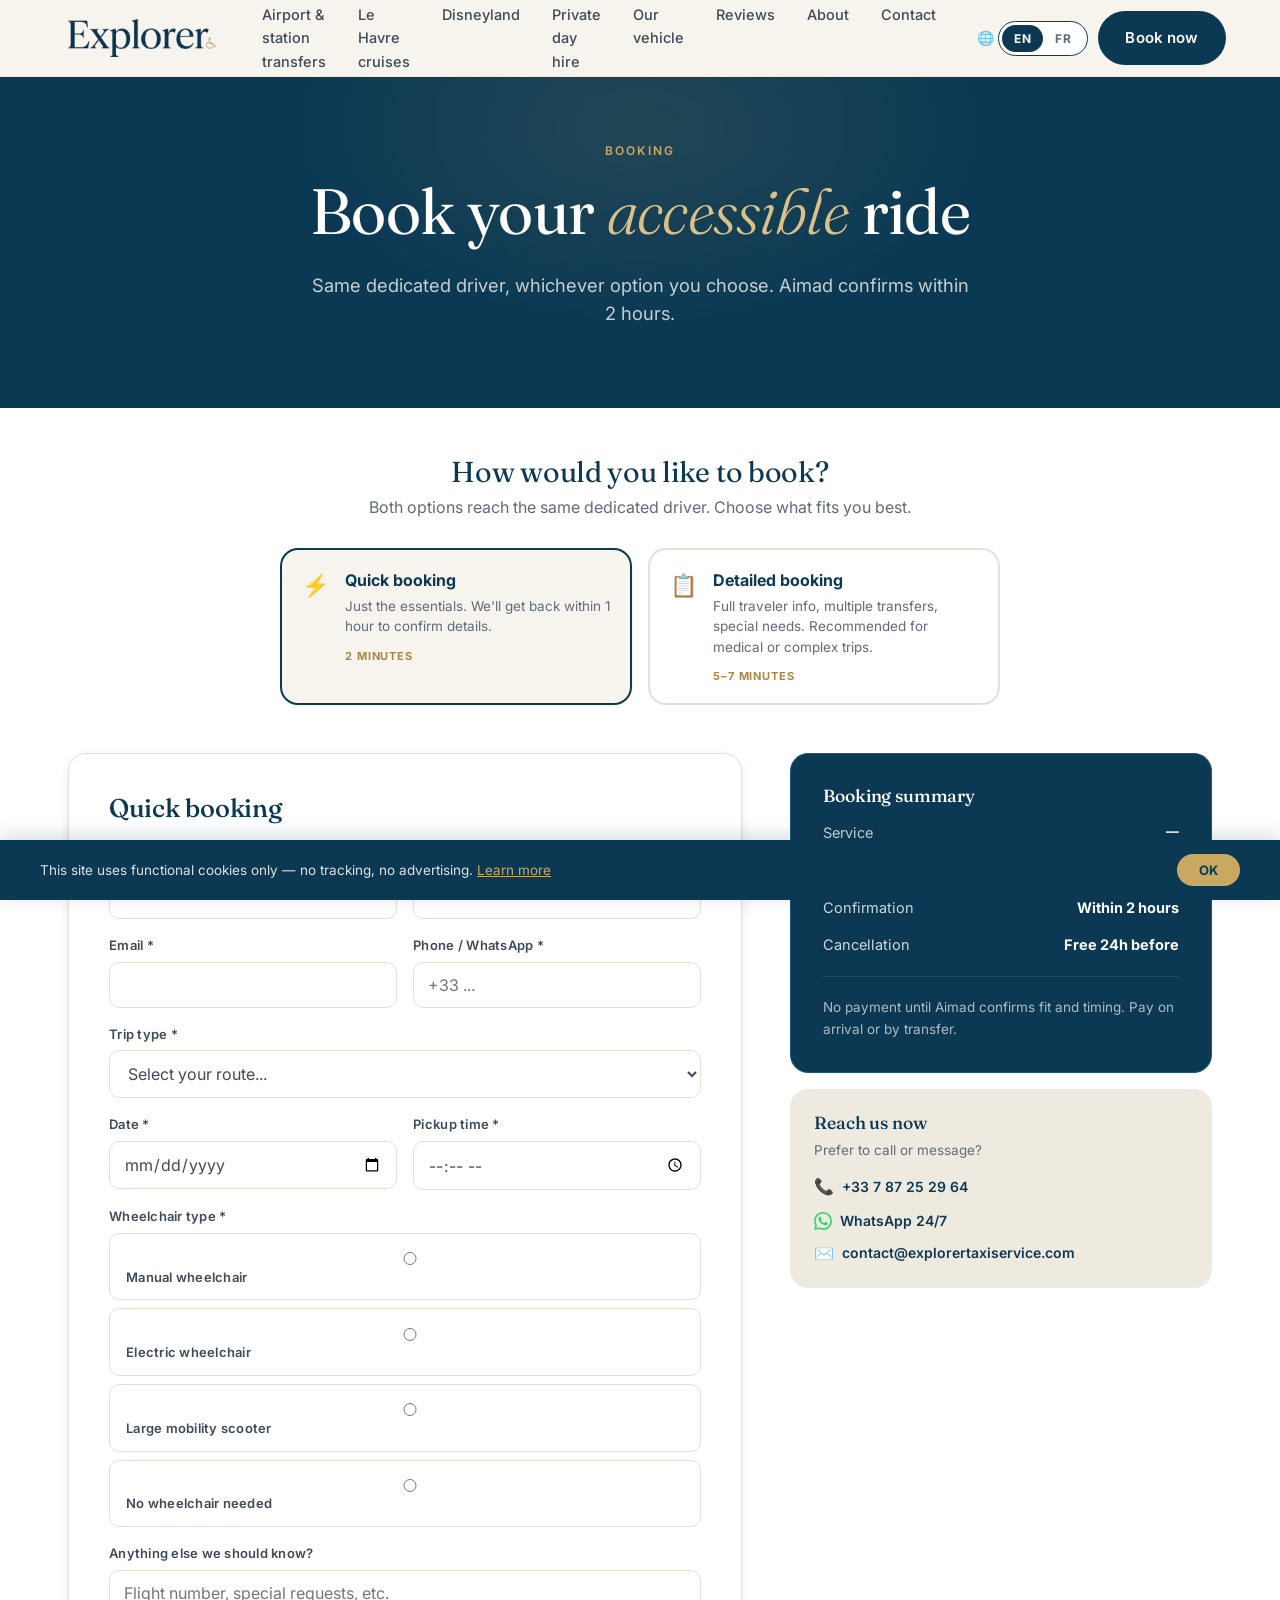
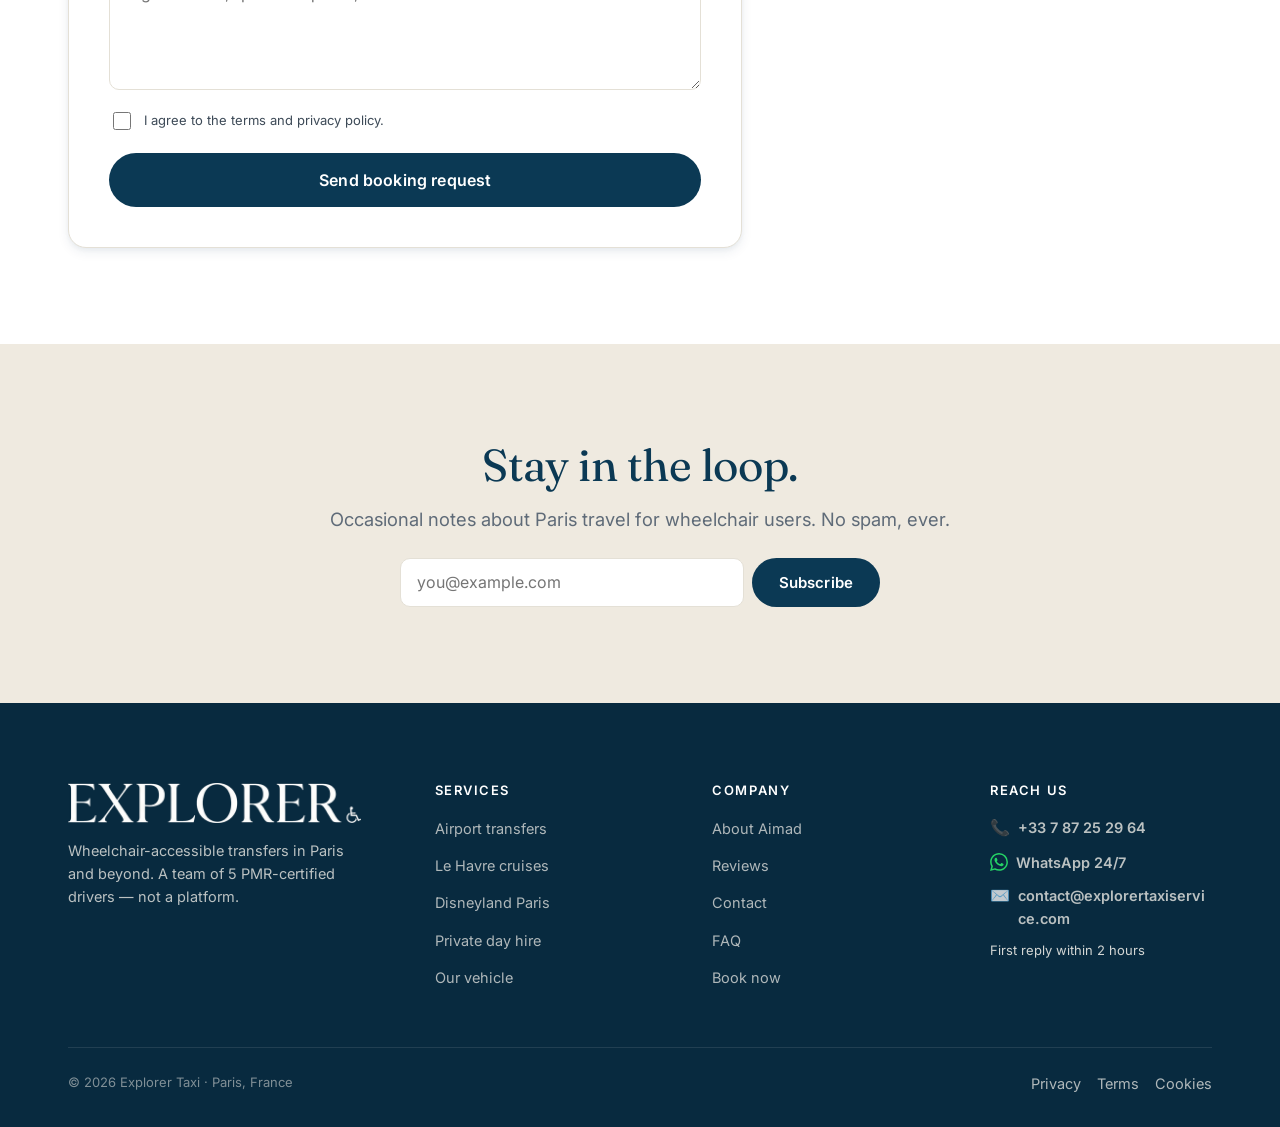
<file: book.html>
<!doctype html>
<html lang="en" data-lang="en">
<head>
<meta charset="utf-8"><meta name="viewport" content="width=device-width, initial-scale=1">
<title>Book a Wheelchair Taxi in Paris — CDG, Orly, Disneyland · Explorer Taxi</title>
<meta name="description" content="Book your wheelchair-accessible taxi in Paris online. Fixed prices for CDG (€95), Orly (€70), Disneyland and private day hire. Direct booking with Aimad — no platform fees.">
<link rel="canonical" href="https://explorertaxiservice.com/book.html">
<link rel="alternate" hreflang="fr" href="https://explorertaxiservice.com/book.html">
<link rel="alternate" hreflang="en" href="https://explorertaxiservice.com/book.html">
<link rel="alternate" hreflang="x-default" href="https://explorertaxiservice.com/book.html">
<meta property="og:type" content="website">
<meta property="og:site_name" content="Explorer Taxi Paris">
<meta property="og:title" content="Book a Wheelchair Taxi in Paris — CDG, Orly, Disneyland · Explorer Taxi">
<meta property="og:description" content="Fixed prices for CDG (€95), Orly (€70), Disneyland and private day hire. Book your accessible Paris transfer directly with Aimad.">
<meta property="og:url" content="https://explorertaxiservice.com/book.html">
<meta property="og:image" content="https://explorertaxiservice.com/uploads/vehicle-wheelchair.webp">
<meta name="twitter:card" content="summary_large_image">
<script type="application/ld+json">
{"@context":"https://schema.org","@type":["TaxiService","LocalBusiness"],"name":"Explorer Taxi Paris","description":"Book a wheelchair-accessible taxi in Paris. Fixed prices for CDG, Orly, Disneyland and private day hire.","url":"https://explorertaxiservice.com/book.html","telephone":"+33787252964","email":"contact@explorertaxiservice.com","address":{"@type":"PostalAddress","addressLocality":"Paris","addressRegion":"Île-de-France","addressCountry":"FR"},"priceRange":"€€","image":"https://explorertaxiservice.com/uploads/vehicle-wheelchair.webp","aggregateRating":{"@type":"AggregateRating","ratingValue":"5.0","reviewCount":"23"}}
</script>
<link rel="preconnect" href="https://fonts.googleapis.com"><link rel="preconnect" href="https://fonts.gstatic.com" crossorigin>
<link rel="preload" href="https://fonts.googleapis.com/css2?family=Fraunces:ital,opsz,wght@0,9..144,300..600;1,9..144,300..600&family=Inter:wght@400;500;600;700&family=JetBrains+Mono:wght@400;500&display=optional" as="style" onload="this.onload=null;this.rel='stylesheet'"><noscript><link rel="stylesheet" href="https://fonts.googleapis.com/css2?family=Fraunces:ital,opsz,wght@0,9..144,300..600;1,9..144,300..600&family=Inter:wght@400;500;600;700&family=JetBrains+Mono:wght@400;500&display=optional"></noscript>
<link rel="icon" type="image/x-icon" href="uploads/logo/favicon.ico">
<link rel="icon" type="image/png" sizes="32x32" href="uploads/logo/favicon-32.png">
<link rel="icon" type="image/png" sizes="192x192" href="uploads/logo/favicon-192.png">
<link rel="apple-touch-icon" href="uploads/logo/favicon-512.png">
<link rel="stylesheet" href="assets/site.css?v=2">
</head>
<body data-page="book">
<div data-chrome="header"></div>

<section class="page-hero" style="padding: 64px 0 80px;">
  <div class="container-narrow" style="position: relative; z-index: 1;">
    <div class="breadcrumb"><span data-lang="en">Booking</span><span data-lang="fr">Réservation</span></div>
    <h1><span data-lang="en">Book your <em>accessible</em> ride</span><span data-lang="fr">Réservez votre <em>trajet accessible</em></span></h1>
    <p class="lead" style="margin: 24px auto 0;"><span data-lang="en">Same dedicated driver, whichever option you choose. Aimad confirms within 2 hours.</span><span data-lang="fr">Le même chauffeur dédié, quelle que soit l'option choisie. Aimad confirme sous 2h.</span></p>
  </div>
</section>

<section style="background: var(--white); padding: 48px 0 96px; overflow-x: hidden;" id="formSection">
  <div class="container">

    <!-- Type selector -->
    <div class="reveal" style="max-width: 720px; margin: 0 auto 48px;">
      <h2 class="center" style="margin-bottom: 8px; font-size: 1.8rem;"><span data-lang="en">How would you like to book?</span><span data-lang="fr">Comment souhaitez-vous réserver ?</span></h2>
      <p class="lead center" style="margin: 0 auto 28px; font-size: 1rem;"><span data-lang="en">Both options reach the same dedicated driver. Choose what fits you best.</span><span data-lang="fr">Les deux options arrivent au même chauffeur. Choisissez ce qui vous convient.</span></p>
      <div class="btc-cards">
        <button class="btc-card active" data-type="quick" type="button">
          <span class="btc-icon">⚡</span>
          <div>
            <strong><span data-lang="en">Quick booking</span><span data-lang="fr">Réservation rapide</span></strong>
            <p><span data-lang="en">Just the essentials. We'll get back within 1 hour to confirm details.</span><span data-lang="fr">L'essentiel. Nous vous recontactons sous 1h pour confirmer.</span></p>
            <span class="btc-badge">2 <span data-lang="en">MINUTES</span><span data-lang="fr">MINUTES</span></span>
          </div>
        </button>
        <button class="btc-card" data-type="detailed" type="button">
          <span class="btc-icon">📋</span>
          <div>
            <strong><span data-lang="en">Detailed booking</span><span data-lang="fr">Réservation détaillée</span></strong>
            <p><span data-lang="en">Full traveler info, multiple transfers, special needs. Recommended for medical or complex trips.</span><span data-lang="fr">Infos complètes, transferts multiples, besoins spéciaux. Recommandé pour trajets médicaux ou complexes.</span></p>
            <span class="btc-badge">5–7 <span data-lang="en">MINUTES</span><span data-lang="fr">MINUTES</span></span>
          </div>
        </button>
      </div>
    </div>

    <!-- Two-column layout -->
    <div class="book-layout">

      <!-- Forms column -->
      <div>
        <!-- QUICK FORM -->
        <div id="quickFormWrap">
          <form id="quickForm" name="quick-booking" data-netlify="true" style="background: var(--white); padding: 40px; border-radius: var(--radius-lg); border: 1px solid var(--slate-line); box-shadow: var(--shadow);">
            <input type="hidden" name="form-name" value="quick-booking">
            <input type="hidden" name="reference_reservation" id="refHiddenQuick">
            <input type="hidden" name="service_lisible" id="serviceLisible">
            <h3 style="margin-bottom: 24px;"><span data-lang="en">Quick booking</span><span data-lang="fr">Réservation rapide</span></h3>
            <div class="grid-2" style="gap: 16px; margin-bottom: 16px;">
              <div class="field"><label><span data-lang="en">First name</span><span data-lang="fr">Prénom</span> *</label><input type="text" name="prenom" required></div>
              <div class="field"><label><span data-lang="en">Last name</span><span data-lang="fr">Nom</span> *</label><input type="text" name="nom" required></div>
            </div>
            <div class="grid-2" style="gap: 16px; margin-bottom: 16px;">
              <div class="field"><label>Email *</label><input type="email" name="email" required></div>
              <div class="field"><label>Phone / WhatsApp *</label><input type="tel" name="telephone" placeholder="+33 ..." required></div>
            </div>
            <div class="field" style="margin-bottom: 16px;">
              <label><span data-lang="en">Trip type</span><span data-lang="fr">Type de trajet</span> *</label>
              <select name="type_trajet" id="quickService" required>
                <option value="" data-en="Select your route..." data-fr="Choisissez votre trajet...">Select your route...</option>
                <option value="cdg" data-en="CDG Airport Transfer — €95" data-fr="Transfert CDG — €95">CDG Airport Transfer — €95</option>
                <option value="orly" data-en="Orly Airport Transfer — €70" data-fr="Transfert Orly — €70">Orly Airport Transfer — €70</option>
                <option value="gare" data-en="Train Station Transfer — €50" data-fr="Transfert gare — €50">Train Station Transfer — €50</option>
                <option value="disney-cdg" data-en="CDG → Disneyland — €120" data-fr="CDG → Disneyland — €120">CDG → Disneyland — €120</option>
                <option value="disney-paris" data-en="Paris → Disneyland — €90" data-fr="Paris → Disneyland — €90">Paris → Disneyland — €90</option>
                <option value="day" data-en="Private day hire" data-fr="Journée privée">Private day hire</option>
                <option value="lehavre-paris" data-en="Le Havre → Paris — €450" data-fr="Le Havre → Paris — €450">Le Havre → Paris — €450</option>
                <option value="lehavre-cdg" data-en="Le Havre → CDG Airport — €450" data-fr="Le Havre → Aéroport CDG — €450">Le Havre → CDG Airport — €450</option>
                <option value="lehavre-orly" data-en="Le Havre → Orly Airport — €450" data-fr="Le Havre → Aéroport Orly — €450">Le Havre → Orly Airport — €450</option>
              </select>
            </div>
            <div class="grid-2" style="gap: 16px; margin-bottom: 16px;">
              <div class="field"><label><span data-lang="en">Date</span><span data-lang="fr">Date</span> *</label><input type="date" name="date_trajet" required></div>
              <div class="field"><label><span data-lang="en">Pickup time</span><span data-lang="fr">Heure de prise en charge</span> *</label><input type="time" name="heure_trajet" required></div>
            </div>
            <div class="field" style="margin-bottom: 16px;">
              <label><span data-lang="en">Wheelchair type</span><span data-lang="fr">Type de fauteuil</span> *</label>
              <div class="radio-group">
                <label class="radio-box"><input type="radio" name="type_fauteuil" value="manual" required> <span><span data-lang="en">Manual wheelchair</span><span data-lang="fr">Fauteuil manuel</span></span></label>
                <label class="radio-box"><input type="radio" name="type_fauteuil" value="electric"> <span><span data-lang="en">Electric wheelchair</span><span data-lang="fr">Fauteuil électrique</span></span></label>
                <label class="radio-box"><input type="radio" name="type_fauteuil" value="scooter"> <span><span data-lang="en">Large mobility scooter</span><span data-lang="fr">Scooter de mobilité</span></span></label>
                <label class="radio-box"><input type="radio" name="type_fauteuil" value="none"> <span><span data-lang="en">No wheelchair needed</span><span data-lang="fr">Pas de fauteuil</span></span></label>
              </div>
            </div>
            <div class="field" style="margin-bottom: 20px;">
              <label><span data-lang="en">Anything else we should know?</span><span data-lang="fr">Autre chose à savoir ?</span></label>
              <textarea name="notes" placeholder="Flight number, special requests, etc." rows="3"></textarea>
            </div>
            <label class="check" style="margin-bottom: 20px;"><input type="checkbox" required> <span style="font-size: 13px;"><span data-lang="en">I agree to the <a href="#">terms</a> and <a href="#">privacy policy</a>.</span><span data-lang="fr">J'accepte les <a href="#">conditions</a> et la <a href="#">politique de confidentialité</a>.</span></span></label>
            <button type="submit" class="btn btn-marine btn-lg" style="width:100%;"><span data-lang="en">Send booking request</span><span data-lang="fr">Envoyer la demande</span></button>
          </form>
        </div>

        <!-- DETAILED FORM -->
        <div id="detailedFormWrap" style="display:none;">
          <form id="detailedForm" name="detailed-booking" data-netlify="true" style="background: var(--white); padding: 40px; border-radius: var(--radius-lg); border: 1px solid var(--slate-line); box-shadow: var(--shadow);">
            <input type="hidden" name="form-name" value="detailed-booking">
            <input type="hidden" name="reference_reservation" id="refHiddenDetailed">
            <p style="margin-bottom: 28px; font-size: 14.5px; color: var(--slate-soft);"><span data-lang="en">Recommended for round trips, medical transfers, or travelers with specific equipment needs. Aimad will receive all details upfront and prepare your trip in advance.</span><span data-lang="fr">Recommandé pour les allers-retours, transferts médicaux ou besoins spécifiques. Aimad reçoit tous les détails à l'avance.</span></p>

            <h4 class="form-section-title"><span data-lang="en">1. Transfer details</span><span data-lang="fr">1. Détails du transfert</span></h4>
            <p style="font-size: 13px; color: var(--slate-soft); margin-bottom: 20px;"><span data-lang="en">Add as many transfers as needed (round trip, multi-day, etc.)</span><span data-lang="fr">Ajoutez autant de transferts que nécessaire (aller-retour, multi-jours, etc.)</span></p>

            <div id="transfersContainer">
              <div class="transfer-block">
                <div class="transfer-label"><span class="transfer-badge">TRANSFER 1</span> <span data-lang="en">Trip details</span><span data-lang="fr">Détails du trajet</span></div>
                <div class="grid-2" style="gap: 12px; margin-bottom: 12px;">
                  <div class="field"><label><span data-lang="en">Date</span><span data-lang="fr">Date</span> *</label><input type="date" name="transfert_1_date" required></div>
                  <div class="field"><label><span data-lang="en">Pickup time</span><span data-lang="fr">Heure</span> *</label><input type="time" name="transfert_1_heure" required></div>
                </div>
                <div class="field" style="margin-bottom: 12px;"><label><span data-lang="en">Pickup location</span><span data-lang="fr">Lieu de prise en charge</span> *</label><input type="text" name="transfert_1_depart" placeholder="e.g. CDG airport, terminal 2E or full address" required></div>
                <div class="field" style="margin-bottom: 12px;"><label><span data-lang="en">Drop-off location</span><span data-lang="fr">Destination</span> *</label><input type="text" name="transfert_1_destination" placeholder="Full destination address (hotel, apartment...)"></div>
                <div class="grid-2" style="gap: 12px;">
                  <div class="field"><label><span data-lang="en">Flight number (if airport)</span><span data-lang="fr">N° de vol (si aéroport)</span></label><input type="text" name="transfert_1_vol" placeholder="e.g. EI 526, AF 1234"></div>
                  <div class="field"><label><span data-lang="en">Flight arrival/departure time</span><span data-lang="fr">Heure d'arrivée/départ</span></label><input type="time" name="transfert_1_heure_vol"></div>
                </div>
              </div>
            </div>
            <button type="button" id="addTransferBtn" class="btn btn-outline" style="margin-bottom: 32px; width: 100%;">+ <span data-lang="en">Add another transfer (return trip, etc.)</span><span data-lang="fr">Ajouter un transfert (retour, etc.)</span></button>

            <h4 class="form-section-title"><span data-lang="en">2. Traveler &amp; accessibility info</span><span data-lang="fr">2. Informations voyageur &amp; accessibilité</span></h4>
            <p style="font-size: 13px; color: var(--slate-soft); margin-bottom: 20px;"><span data-lang="en">Helps us prepare the right setup before your arrival.</span><span data-lang="fr">Nous permet de préparer le bon équipement avant votre arrivée.</span></p>

            <div class="grid-2" style="gap: 16px; margin-bottom: 16px;">
              <div class="field"><label><span data-lang="en">Number of wheelchair users</span><span data-lang="fr">Nombre d'utilisateurs fauteuil</span> *</label>
                <select name="nb_fauteuils" required><option value="">Select...</option><option>1</option><option>2</option></select></div>
              <div class="field"><label><span data-lang="en">Total passengers (incl. WC user)</span><span data-lang="fr">Total passagers (dont fauteuil)</span> *</label>
                <select name="nb_passagers" required><option value="">Select...</option><option>1</option><option>2</option><option>3</option><option>4</option></select></div>
            </div>
            <div class="field" style="margin-bottom: 16px;">
              <label><span data-lang="en">Type of mobility equipment</span><span data-lang="fr">Type d'équipement de mobilité</span> *</label>
              <div class="radio-group">
                <label class="radio-box"><input type="radio" name="type_equipement" value="manual" required> <span><span data-lang="en">Manual wheelchair</span><span data-lang="fr">Fauteuil manuel</span></span></label>
                <label class="radio-box"><input type="radio" name="type_equipement" value="electric"> <span><span data-lang="en">Electric / power wheelchair</span><span data-lang="fr">Fauteuil électrique / motorisé</span></span></label>
                <label class="radio-box"><input type="radio" name="type_equipement" value="scooter"> <span><span data-lang="en">Large mobility scooter</span><span data-lang="fr">Scooter de mobilité</span></span></label>
                <label class="radio-box"><input type="radio" name="type_equipement" value="other"> <span><span data-lang="en">Other (specify in notes)</span><span data-lang="fr">Autre (préciser dans les notes)</span></span></label>
              </div>
            </div>
            <div class="grid-2" style="gap: 16px; margin-bottom: 16px;">
              <div class="field"><label><span data-lang="en">Wheelchair user height</span><span data-lang="fr">Taille de l'utilisateur</span></label><input type="text" name="taille_utilisateur" placeholder="e.g. 1.70m or 5'7&quot;"></div>
              <div class="field"><label><span data-lang="en">Wheelchair user weight</span><span data-lang="fr">Poids de l'utilisateur</span></label><input type="text" name="poids_utilisateur" placeholder="e.g. 75kg or 165 lbs"></div>
            </div>
            <div class="grid-2" style="gap: 16px; margin-bottom: 16px;">
              <div class="field"><label><span data-lang="en">Wheelchair width</span><span data-lang="fr">Largeur du fauteuil</span></label><input type="text" name="largeur_fauteuil" placeholder="e.g. 65 cm"></div>
              <div class="field"><label><span data-lang="en">Wheelchair length</span><span data-lang="fr">Longueur du fauteuil</span></label><input type="text" name="longueur_fauteuil" placeholder="e.g. 110 cm"></div>
            </div>
            <div class="field" style="margin-bottom: 16px;">
              <label><span data-lang="en">Able to transfer to a regular seat?</span><span data-lang="fr">Peut transférer sur un siège classique ?</span> *</label>
              <div class="radio-group">
                <label class="radio-box"><input type="radio" name="peut_transferer_siege" value="yes" required> <span><span data-lang="en">Yes — can transfer with assistance</span><span data-lang="fr">Oui — peut transférer avec aide</span></span></label>
                <label class="radio-box"><input type="radio" name="peut_transferer_siege" value="no"> <span><span data-lang="en">No — needs to stay in wheelchair throughout</span><span data-lang="fr">Non — reste en fauteuil pendant tout le trajet</span></span></label>
              </div>
            </div>
            <div class="field" style="margin-bottom: 16px;">
              <label><span data-lang="en">Ramp or lift required?</span><span data-lang="fr">Rampe ou ascenseur nécessaire ?</span> *</label>
              <div class="radio-group">
                <label class="radio-box"><input type="radio" name="rampe_ou_ascenseur" value="ramp" required> <span><span data-lang="en">Ramp (standard)</span><span data-lang="fr">Rampe (standard)</span></span></label>
                <label class="radio-box"><input type="radio" name="rampe_ou_ascenseur" value="lift"> <span><span data-lang="en">Lift (specify why in notes)</span><span data-lang="fr">Ascenseur (préciser dans les notes)</span></span></label>
              </div>
            </div>
            <div class="field" style="margin-bottom: 16px;"><label><span data-lang="en">Luggage details</span><span data-lang="fr">Détails des bagages</span></label><textarea name="bagages" placeholder="e.g. 2× 20kg suitcases + 1× cabin bag + small rucksack" rows="2"></textarea></div>
            <div class="field" style="margin-bottom: 28px;"><label><span data-lang="en">Other accessibility needs or accompanying equipment</span><span data-lang="fr">Autres besoins d'accessibilité ou équipements</span></label><textarea name="autres_besoins" placeholder="e.g. portable oxygen, walking aid, service dog, medical accompanist, child seat..." rows="3"></textarea></div>

            <h4 class="form-section-title"><span data-lang="en">3. Contact &amp; confirmation</span><span data-lang="fr">3. Contact &amp; confirmation</span></h4>
            <div class="grid-2" style="gap: 16px; margin-bottom: 16px;">
              <div class="field"><label><span data-lang="en">First name</span><span data-lang="fr">Prénom</span> *</label><input type="text" name="prenom" required></div>
              <div class="field"><label><span data-lang="en">Last name</span><span data-lang="fr">Nom</span> *</label><input type="text" name="nom" required></div>
            </div>
            <div class="grid-2" style="gap: 16px; margin-bottom: 16px;">
              <div class="field"><label>Email *</label><input type="email" name="email" required></div>
              <div class="field"><label>Phone / WhatsApp *</label><input type="tel" name="telephone" placeholder="+33 ..." required></div>
            </div>
            <div class="field" style="margin-bottom: 16px;">
              <label><span data-lang="en">Preferred language for communication</span><span data-lang="fr">Langue de communication préférée</span></label>
              <select name="langue_preferee"><option value="en">English</option><option value="fr">Français</option></select>
            </div>
            <div class="field" style="margin-bottom: 20px;"><label><span data-lang="en">Anything else we should know?</span><span data-lang="fr">Autre chose à savoir ?</span></label><textarea name="notes_supplementaires" placeholder="Trip purpose, special occasion, accessibility concerns, dietary needs for long trips..." rows="3"></textarea></div>
            <label class="check" style="margin-bottom: 20px;"><input type="checkbox" required> <span style="font-size: 13px;"><span data-lang="en">I agree to the <a href="#">terms</a> and <a href="#">privacy policy</a>.</span><span data-lang="fr">J'accepte les <a href="#">conditions</a> et la <a href="#">politique de confidentialité</a>.</span></span></label>
            <button type="submit" class="btn btn-marine btn-lg" style="width:100%;"><span data-lang="en">Send booking request</span><span data-lang="fr">Envoyer la demande</span></button>
          </form>
        </div>

        <!-- SUCCESS -->
        <div id="bookSuccess" style="display:none; text-align: center; padding: 48px 32px; background: var(--white); border-radius: var(--radius-lg); border: 1px solid var(--slate-line);">
          <div style="width: 80px; height: 80px; border-radius: 50%; background: rgba(45,122,79,0.15); color: var(--green); margin: 0 auto 24px; display: grid; place-items: center; font-size: 36px;">✓</div>
          <h2 style="margin-bottom: 12px;"><span data-lang="en">Request received!</span><span data-lang="fr">Demande reçue !</span></h2>
          <p class="lead" style="margin: 0 auto 24px;"><span data-lang="en">Aimad will get back to you within 2 hours with confirmation and his direct number.</span><span data-lang="fr">Aimad vous répond sous 2h avec la confirmation et son numéro direct.</span></p>
          <div style="background: var(--ivory); border-radius: var(--radius); padding: 20px; margin: 24px 0; font-size: 14.5px;">
            <strong style="display: block; margin-bottom: 12px; color: var(--marine);"><span data-lang="en">Reference</span><span data-lang="fr">Référence</span></strong>
            <p id="bookingRef" style="font-family: 'JetBrains Mono', monospace; font-size: 18px; color: var(--gold-deep); margin: 0;"></p>
          </div>
          <div style="display: flex; gap: 12px; justify-content: center; flex-wrap: wrap;">
            <a href="index.html" class="btn btn-outline"><span data-lang="en">Back to home</span><span data-lang="fr">Retour à l'accueil</span></a>
            <a href="contact.html" class="btn btn-marine"><span data-lang="en">Contact Aimad</span><span data-lang="fr">Contacter Aimad</span></a>
          </div>
        </div>
      </div>

      <!-- Aside -->
      <aside class="reveal book-aside">
        <div class="card card-dark" style="padding: 32px;">
          <h4 style="color: var(--white); margin-bottom: 16px;"><span data-lang="en">Booking summary</span><span data-lang="fr">Récapitulatif</span></h4>
          <ul style="list-style: none; padding: 0; margin: 0; display: flex; flex-direction: column; gap: 14px; font-size: 14.5px; color: rgba(247,244,238,0.85);">
            <li style="display:flex;justify-content:space-between;gap:16px;"><span><span data-lang="en">Service</span><span data-lang="fr">Service</span></span><strong style="color:var(--white); text-align:right; font-size:13px;" id="summaryService">—</strong></li>
            <li style="display:flex;justify-content:space-between;gap:16px;"><span><span data-lang="en">Estimated</span><span data-lang="fr">Estimation</span></span><strong style="color:var(--gold);" id="priceEstimate">—</strong></li>
            <li style="display:flex;justify-content:space-between;gap:16px;"><span><span data-lang="en">Confirmation</span><span data-lang="fr">Confirmation</span></span><strong style="color:var(--white);"><span data-lang="en">Within 2 hours</span><span data-lang="fr">Sous 2h</span></strong></li>
            <li style="display:flex;justify-content:space-between;gap:16px;"><span><span data-lang="en">Cancellation</span><span data-lang="fr">Annulation</span></span><strong style="color:var(--white);"><span data-lang="en">Free 24h before</span><span data-lang="fr">Gratuite 24h avant</span></strong></li>
          </ul>
          <hr style="border:none;border-top:1px solid rgba(255,255,255,0.1);margin:20px 0;">
          <p style="font-size: 13.5px; color: rgba(247,244,238,0.7); margin: 0;"><span data-lang="en">No payment until Aimad confirms fit and timing. Pay on arrival or by transfer.</span><span data-lang="fr">Aucun paiement avant confirmation. Paiement à l'arrivée ou par virement.</span></p>
        </div>
        <div style="background: var(--ivory-warm); border-radius: var(--radius-lg); padding: 24px; margin-top: 16px; font-size: 14px;">
          <h4 style="margin-bottom: 8px;"><span data-lang="en">Reach us now</span><span data-lang="fr">Joignez-nous</span></h4>
          <p class="muted" style="margin-bottom: 12px; font-size: 13.5px;"><span data-lang="en">Prefer to call or message?</span><span data-lang="fr">Préférez appeler ou écrire ?</span></p>
          <ul style="list-style:none;padding:0;margin:0;display:flex;flex-direction:column;gap:10px;">
            <li style="display:flex;align-items:center;gap:8px;"><span style="font-size:16px;">📞</span><a href="tel:+33787252964" style="color:var(--marine);font-weight:600;font-size:14px;">+33 7 87 25 29 64</a></li>
            <li style="display:flex;align-items:center;gap:8px;"><svg xmlns="http://www.w3.org/2000/svg" viewBox="0 0 24 24" fill="#25D366" width="18" height="18" style="flex-shrink:0;"><path d="M17.472 14.382c-.297-.149-1.758-.867-2.03-.967-.273-.099-.471-.148-.67.15-.197.297-.767.966-.94 1.164-.173.199-.347.223-.644.075-.297-.15-1.255-.463-2.39-1.475-.883-.788-1.48-1.761-1.653-2.059-.173-.297-.018-.458.13-.606.134-.133.298-.347.446-.52.149-.174.198-.298.298-.497.099-.198.05-.371-.025-.52-.075-.149-.669-1.612-.916-2.207-.242-.579-.487-.5-.669-.51-.173-.008-.371-.01-.57-.01-.198 0-.52.074-.792.372-.272.297-1.04 1.016-1.04 2.479 0 1.462 1.065 2.875 1.213 3.074.149.198 2.096 3.2 5.077 4.487.709.306 1.262.489 1.694.625.712.227 1.36.195 1.871.118.571-.085 1.758-.719 2.006-1.413.248-.694.248-1.289.173-1.413-.074-.124-.272-.198-.57-.347m-5.421 7.403h-.004a9.87 9.87 0 01-5.031-1.378l-.361-.214-3.741.982.998-3.648-.235-.374a9.86 9.86 0 01-1.51-5.26c.001-5.45 4.436-9.884 9.888-9.884 2.64 0 5.122 1.03 6.988 2.898a9.825 9.825 0 012.893 6.994c-.003 5.45-4.437 9.884-9.885 9.884m8.413-18.297A11.815 11.815 0 0012.05 0C5.495 0 .16 5.335.157 11.892c0 2.096.547 4.142 1.588 5.945L.057 24l6.305-1.654a11.882 11.882 0 005.683 1.448h.005c6.554 0 11.89-5.335 11.893-11.893a11.821 11.821 0 00-3.48-8.413z"/></svg><a href="https://wa.me/33787252964" style="color:var(--marine);font-weight:600;font-size:14px;">WhatsApp 24/7</a></li>
            <li style="display:flex;align-items:flex-start;gap:8px;"><span style="font-size:16px;line-height:1.4;flex-shrink:0;">✉️</span><a href="mailto:contact@explorertaxiservice.com" style="color:var(--marine);font-weight:600;font-size:14px;word-break:break-word;">contact@explorertaxiservice.com</a></li>
          </ul>
        </div>
      </aside>
    </div>
  </div>
</section>

<section style="background: var(--ivory-warm);">
  <div class="container-narrow center reveal">
    <h2 style="margin-bottom: 16px;"><span data-lang="en">Stay in the loop.</span><span data-lang="fr">Restez informé.</span></h2>
    <p class="lead" style="margin: 0 auto 24px;"><span data-lang="en">Occasional notes about Paris travel for wheelchair users. No spam, ever.</span><span data-lang="fr">Quelques nouvelles, sans spam.</span></p>
    <form id="newsletterForm" name="newsletter" data-netlify="true" style="display: flex; gap: 8px; max-width: 480px; margin: 0 auto; flex-wrap: wrap;">
      <input type="hidden" name="form-name" value="newsletter">
      <input type="email" placeholder="you@example.com" required style="flex: 1; min-width: 200px; padding: 12px 16px; border: 1.5px solid var(--slate-line); border-radius: var(--radius); background: var(--white);">
      <button class="btn btn-marine"><span data-lang="en">Subscribe</span><span data-lang="fr">S'inscrire</span></button>
    </form>
    <p id="newsSuccess" class="muted" style="margin-top: 16px; display: none; color: var(--green);"><span data-lang="en">Thanks — you're on the list.</span><span data-lang="fr">Merci — c'est noté.</span></p>
  </div>
</section>

<style>
/* Book type cards */
.btc-cards { display: grid; grid-template-columns: 1fr 1fr; gap: 16px; }
.btc-card {
  display: flex; gap: 16px; align-items: flex-start;
  padding: 20px; border-radius: var(--radius-lg);
  border: 2px solid var(--slate-line); background: var(--white);
  text-align: left; cursor: pointer; transition: border-color 0.2s, background 0.2s;
}
.btc-card:hover { border-color: var(--marine); }
.btc-card.active { border-color: var(--marine); background: var(--ivory); }
.btc-card strong { display: block; font-size: 1rem; color: var(--marine); margin-bottom: 6px; }
.btc-card p { font-size: 13.5px; color: var(--slate-soft); margin: 0 0 10px; line-height: 1.5; }
.btc-badge { font-size: 11px; font-weight: 700; letter-spacing: 0.08em; color: var(--gold-deep); }
.btc-icon { font-size: 22px; flex-shrink: 0; margin-top: 2px; }

/* Form section titles */
.form-section-title {
  font-size: 1.1rem; color: var(--marine); border-bottom: 2px solid var(--gold);
  padding-bottom: 8px; margin: 0 0 16px;
}

/* Transfer block */
.transfer-block {
  background: var(--ivory); border-radius: var(--radius-lg);
  padding: 20px; margin-bottom: 16px; border: 1px solid var(--slate-line);
}
.transfer-label {
  display: flex; align-items: center; gap: 10px;
  font-size: 14px; font-weight: 600; color: var(--marine); margin-bottom: 16px;
}
.transfer-badge {
  background: var(--gold); color: var(--marine);
  font-size: 11px; font-weight: 700; letter-spacing: 0.06em;
  padding: 3px 8px; border-radius: 4px;
}

/* Radio boxes */
.radio-group { display: flex; flex-direction: column; gap: 8px; }
.radio-box {
  display: block;
  padding: 12px 16px; border: 1.5px solid var(--slate-line);
  border-radius: var(--radius); cursor: pointer; font-size: 14.5px;
  transition: border-color 0.15s, background 0.15s;
  width: 100%; box-sizing: border-box;
}
.radio-box:hover { border-color: var(--marine); background: var(--ivory); }
.radio-box input { accent-color: var(--marine); margin-right: 10px; vertical-align: middle; }
.radio-box:has(input:checked) { border-color: var(--marine); background: rgba(11,57,84,0.05); }

/* Two-column book layout */
.book-layout {
  display: grid;
  grid-template-columns: minmax(0, 1.6fr) minmax(0, 1fr);
  gap: 48px; align-items: start;
}
/* Prevent grid blowout on any child */
.book-layout > * { min-width: 0; }

/* Desktop-only: sticky sidebar */
@media (min-width: 881px) {
  .book-aside { position: sticky; top: 100px; }
}

/* Mobile */
@media (max-width: 880px) {
  .btc-cards { grid-template-columns: 1fr; }
  .book-layout { grid-template-columns: 1fr; gap: 24px; overflow: hidden; }
  .book-aside { order: -1; width: 100%; max-width: 100%; }
  .book-aside > div { box-sizing: border-box; max-width: 100%; width: 100%; }
  #quickFormWrap form, #detailedFormWrap form { padding: 24px !important; }
  #formSection { padding: 32px 0 48px !important; }
}
@media (max-width: 540px) {
  #quickFormWrap form, #detailedFormWrap form { padding: 16px !important; }
  .book-aside .card.card-dark { padding: 20px !important; }
}
</style>

<div data-chrome="footer"></div>
<script src="assets/chrome.js" defer></script>
<script src="assets/site.js" defer></script>
<script>
// Pricing lookup
const servicePrices = { cdg:'€95', orly:'€70', gare:'€50', 'disney-cdg':'€120', 'disney-paris':'€90', day:'On request', 'lehavre-paris':'€450', 'lehavre-cdg':'€450', 'lehavre-orly':'€450' };
const servicePricesFr = { cdg:'€95', orly:'€70', gare:'€50', 'disney-cdg':'€120', 'disney-paris':'€90', day:'Sur devis', 'lehavre-paris':'€450', 'lehavre-cdg':'€450', 'lehavre-orly':'€450' };
const serviceLabels = { cdg:'CDG Airport Transfer', orly:'Orly Airport Transfer', gare:'Train Station Transfer', 'disney-cdg':'CDG → Disneyland', 'disney-paris':'Paris → Disneyland', day:'Private Day Hire', 'lehavre-paris':'Le Havre → Paris', 'lehavre-cdg':'Le Havre → CDG Airport', 'lehavre-orly':'Le Havre → Orly Airport' };
const serviceLabelsF = { cdg:'Transfert CDG', orly:'Transfert Orly', gare:'Transfert gare', 'disney-cdg':'CDG → Disneyland', 'disney-paris':'Paris → Disneyland', day:'Journée privée', 'lehavre-paris':'Le Havre → Paris', 'lehavre-cdg':'Le Havre → Aéroport CDG', 'lehavre-orly':'Le Havre → Aéroport Orly' };

function updatePrice() {
  const lang = document.documentElement.getAttribute('data-lang') || 'en';
  const sel = document.getElementById('quickService');
  const val = sel ? sel.value : '';
  const prices = lang === 'fr' ? servicePricesFr : servicePrices;
  const labels = lang === 'fr' ? serviceLabelsF : serviceLabels;
  document.getElementById('priceEstimate').textContent = prices[val] || '—';
  document.getElementById('summaryService').textContent = labels[val] || '—';
  const sl = document.getElementById('serviceLisible');
  if (sl) sl.value = val ? (serviceLabels[val] || val) + (servicePrices[val] ? ' — ' + servicePrices[val] : '') : '';
}
const qs = document.getElementById('quickService');
if (qs) qs.addEventListener('change', updatePrice);
updatePrice();

function updateSelectLang() {
  const lang = document.documentElement.getAttribute('data-lang') || 'en';
  document.querySelectorAll('option[data-en]').forEach(opt => {
    opt.textContent = opt.dataset[lang] || opt.dataset.en;
  });
}
updateSelectLang();
document.addEventListener('click', e => {
  if (e.target.closest('.lang-toggle button')) setTimeout(updateSelectLang, 30);
});
document.addEventListener('click', e => {
  if (e.target.closest('.lang-toggle button')) setTimeout(updatePrice, 30);
});

// Form type toggle
document.querySelectorAll('.btc-card').forEach(btn => {
  btn.addEventListener('click', () => {
    document.querySelectorAll('.btc-card').forEach(b => b.classList.remove('active'));
    btn.classList.add('active');
    const type = btn.dataset.type;
    document.getElementById('quickFormWrap').style.display = type === 'quick' ? '' : 'none';
    document.getElementById('detailedFormWrap').style.display = type === 'detailed' ? '' : 'none';
    document.getElementById('bookSuccess').style.display = 'none';
    window.scrollTo({ top: document.getElementById('formSection').offsetTop - 80, behavior: 'smooth' });
  });
});

// Add transfer block
let transferCount = 1;
document.getElementById('addTransferBtn').addEventListener('click', () => {
  transferCount++;
  const n = transferCount;
  const block = document.createElement('div');
  block.className = 'transfer-block';
  block.innerHTML = `
    <div class="transfer-label"><span class="transfer-badge">TRANSFER ${n}</span> <span data-lang="en">Trip details</span><span data-lang="fr">Détails du trajet</span></div>
    <div class="grid-2" style="gap:12px;margin-bottom:12px;">
      <div class="field"><label>Date *</label><input type="date" name="transfert_${n}_date" required></div>
      <div class="field"><label>Pickup time *</label><input type="time" name="transfert_${n}_heure" required></div>
    </div>
    <div class="field" style="margin-bottom:12px;"><label>Pickup location *</label><input type="text" name="transfert_${n}_depart" placeholder="e.g. CDG airport, terminal 2E or full address" required></div>
    <div class="field" style="margin-bottom:12px;"><label>Drop-off location</label><input type="text" name="transfert_${n}_destination" placeholder="Full destination address (hotel, apartment...)"></div>
    <div class="grid-2" style="gap:12px;">
      <div class="field"><label>Flight number (if airport)</label><input type="text" name="transfert_${n}_vol" placeholder="e.g. EI 526, AF 1234"></div>
      <div class="field"><label>Flight arrival/departure time</label><input type="time" name="transfert_${n}_heure_vol"></div>
    </div>`;
  document.getElementById('transfersContainer').appendChild(block);
});

// Form submissions
function submitForm(form) {
  const btn = form.querySelector('[type="submit"]');
  if (btn) { btn.disabled = true; btn.textContent = '…'; }
  const ref = 'EXP-' + Date.now().toString(36).toUpperCase().slice(-6);
  const refInput = form.querySelector('[name="reference_reservation"]');
  if (refInput) refInput.value = ref;
  fetch('/', {
    method: 'POST',
    headers: { 'Content-Type': 'application/x-www-form-urlencoded' },
    body: new URLSearchParams(new FormData(form)).toString()
  })
  .then(res => {
    if (!res.ok) throw new Error('HTTP ' + res.status);
    document.getElementById('bookingRef').textContent = ref;
    document.getElementById('quickFormWrap').style.display = 'none';
    document.getElementById('detailedFormWrap').style.display = 'none';
    document.getElementById('bookSuccess').style.display = '';
    window.scrollTo({ top: document.getElementById('formSection').offsetTop - 80, behavior: 'smooth' });
  })
  .catch(err => {
    console.error('Form submission failed:', err);
    if (btn) { btn.disabled = false; btn.textContent = btn.getAttribute('data-label') || 'Send booking request'; }
    alert('Une erreur est survenue lors de l\'envoi. Veuillez nous contacter directement par WhatsApp : +33 7 87 25 29 64');
  });
}
document.getElementById('quickForm').addEventListener('submit', e => { e.preventDefault(); submitForm(e.target); });
document.getElementById('detailedForm').addEventListener('submit', e => { e.preventDefault(); submitForm(e.target); });

// Newsletter
document.getElementById('newsletterForm').addEventListener('submit', e => {
  e.preventDefault();
  fetch('/', { method:'POST', headers:{'Content-Type':'application/x-www-form-urlencoded'}, body: new URLSearchParams(new FormData(e.target)).toString() }).catch(()=>{});
  document.getElementById('newsSuccess').style.display = 'block';
  e.target.reset();
});

// URL param
const params = new URLSearchParams(location.search);
if (params.get('s') && document.getElementById('quickService')) {
  document.getElementById('quickService').value = params.get('s');
  updatePrice();
}
</script>
</body>
</html>
</file>
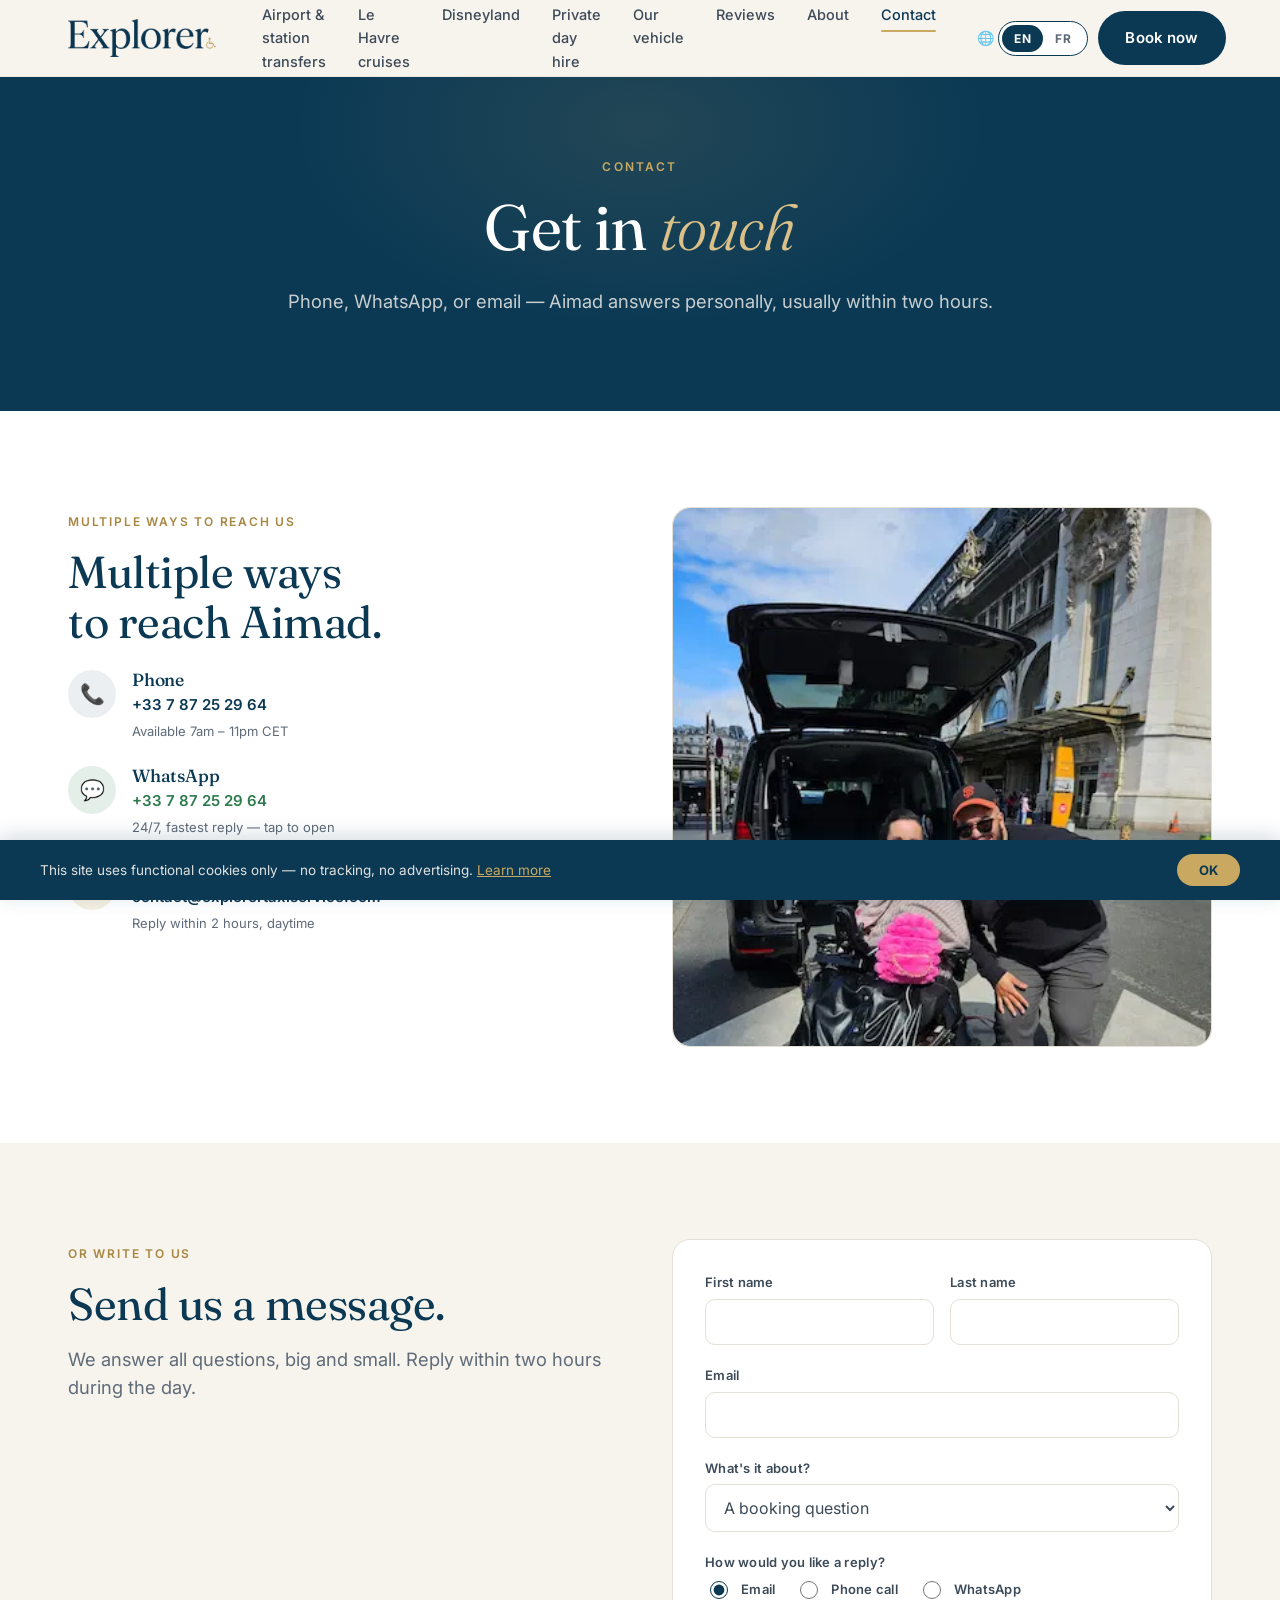
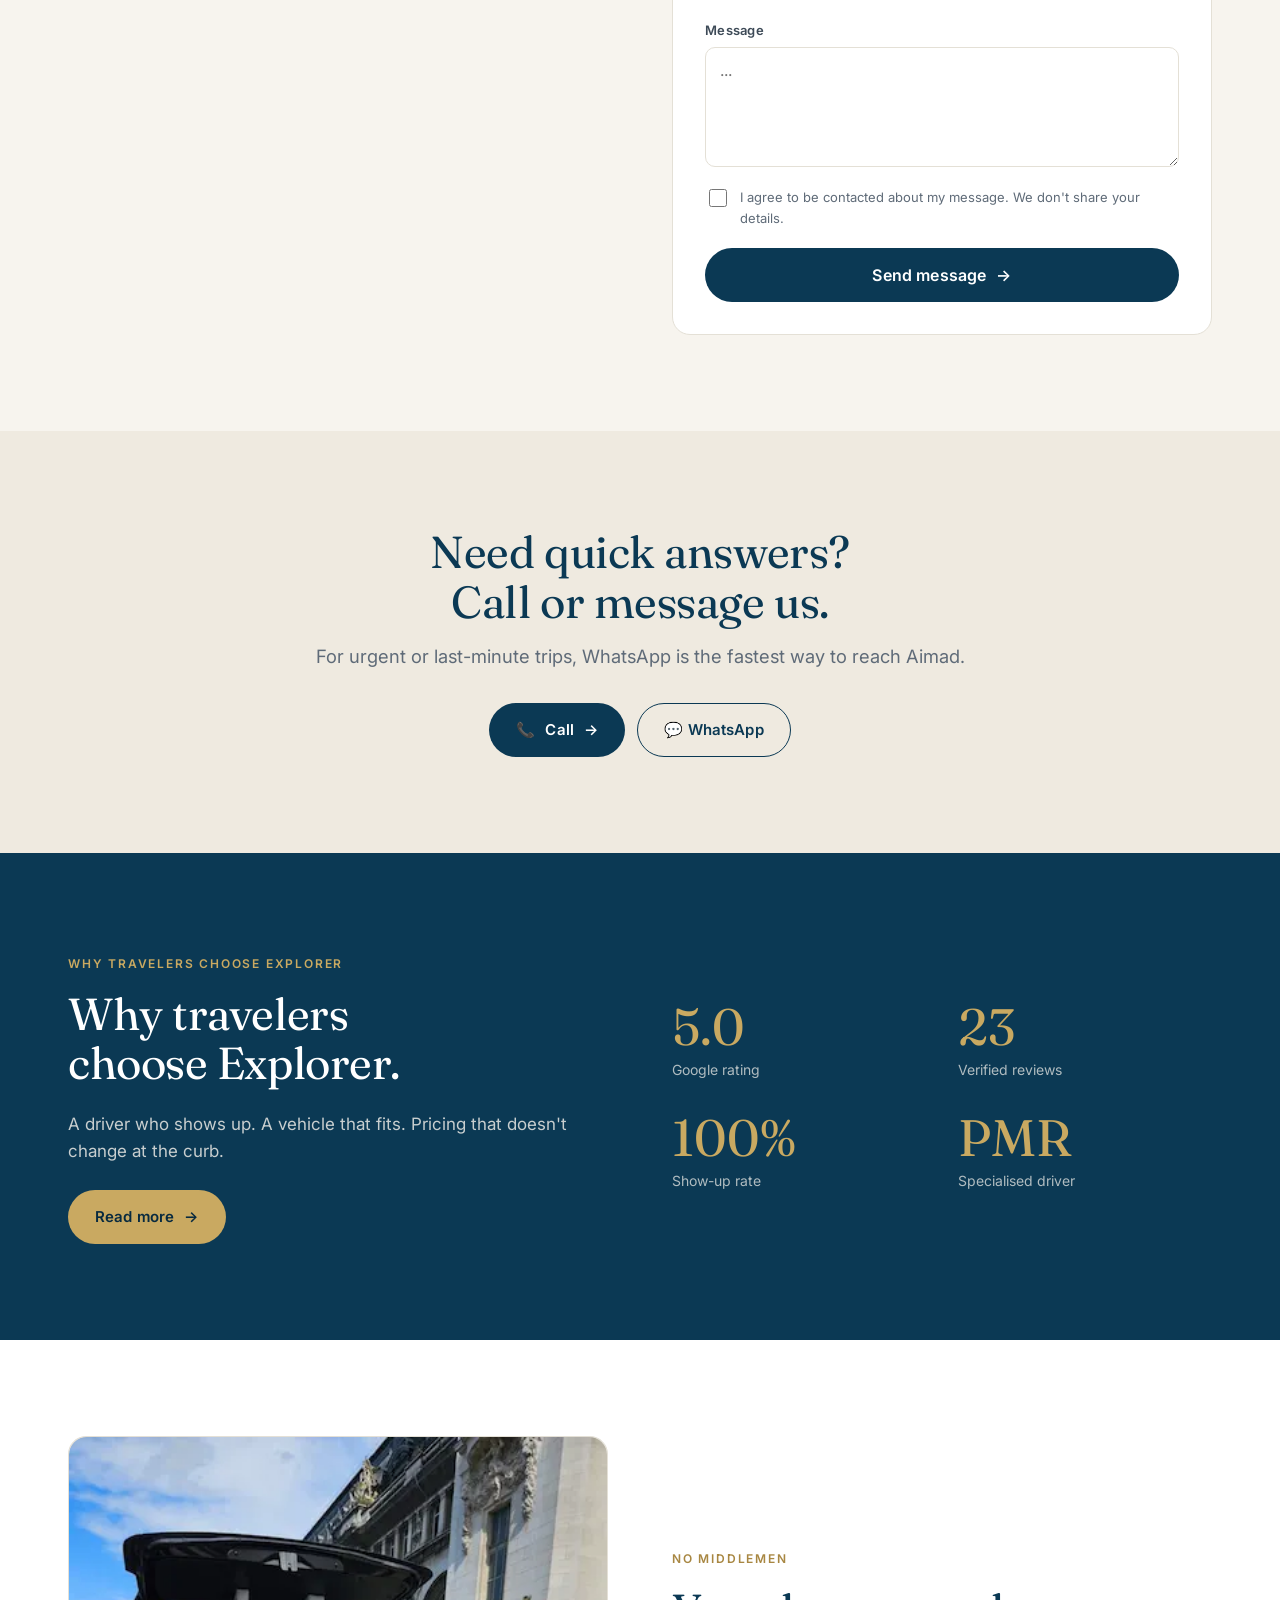
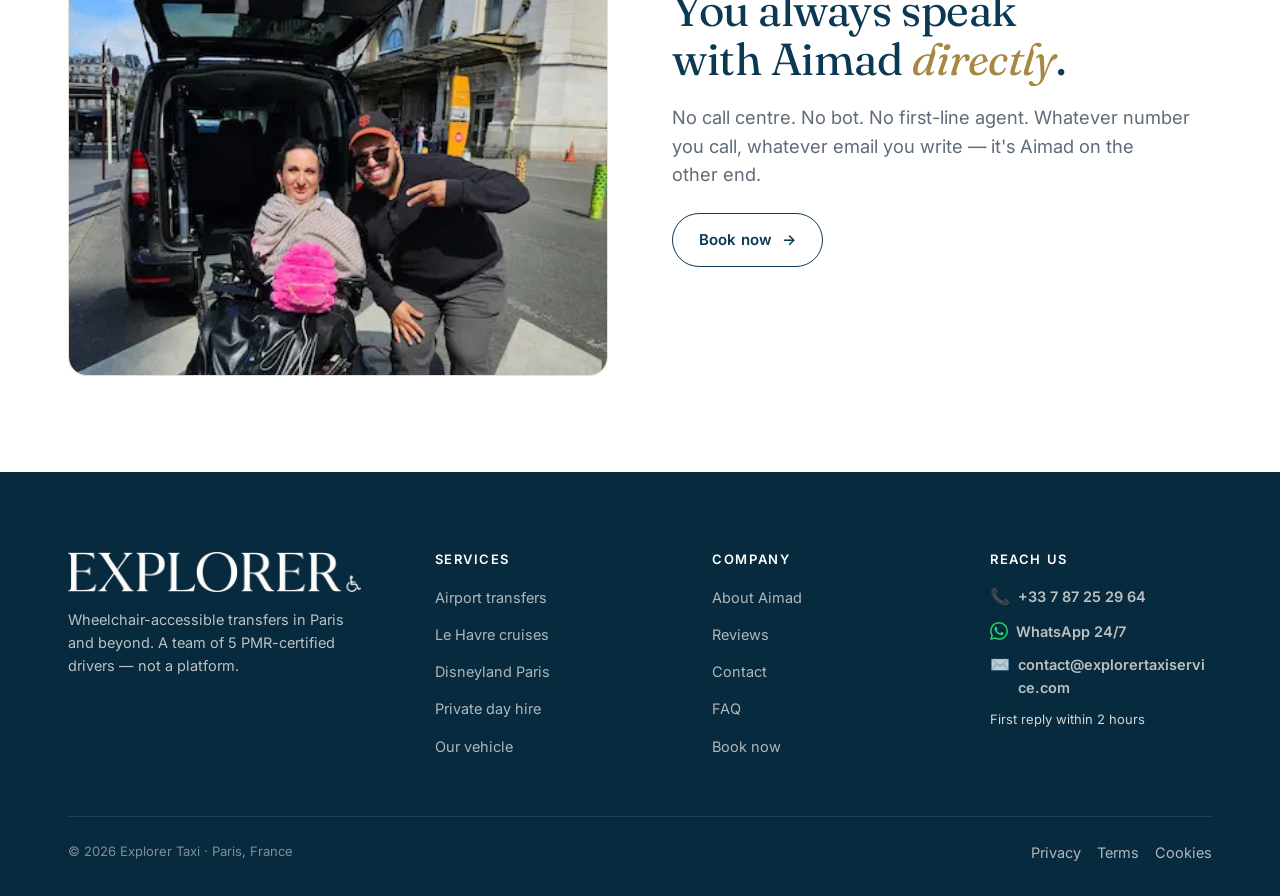
<file: contact.html>
<!doctype html>
<html lang="en" data-lang="en">
<head>
<meta charset="utf-8"><meta name="viewport" content="width=device-width, initial-scale=1">
<title>Contact Aimad — Wheelchair Taxi Paris · Explorer Taxi</title>
<meta name="description" content="Contact Aimad directly by phone, WhatsApp or email. Explorer Taxi Paris answers within 2 hours. +33 7 87 25 29 64 — no call centre, no bot.">
<link rel="canonical" href="https://explorertaxiservice.com/contact.html">
<link rel="alternate" hreflang="fr" href="https://explorertaxiservice.com/contact.html">
<link rel="alternate" hreflang="en" href="https://explorertaxiservice.com/contact.html">
<link rel="alternate" hreflang="x-default" href="https://explorertaxiservice.com/contact.html">
<meta property="og:type" content="website">
<meta property="og:site_name" content="Explorer Taxi Paris">
<meta property="og:title" content="Contact Aimad — Wheelchair Taxi Paris · Explorer Taxi">
<meta property="og:description" content="Reach Aimad by phone, WhatsApp or email. Personal reply within 2 hours. +33 7 87 25 29 64 — no call centre, no bot.">
<meta property="og:url" content="https://explorertaxiservice.com/contact.html">
<meta property="og:image" content="https://explorertaxiservice.com/uploads/vehicle-wheelchair.webp">
<meta name="twitter:card" content="summary_large_image">
<script type="application/ld+json">
{"@context":"https://schema.org","@type":["TaxiService","LocalBusiness"],"name":"Explorer Taxi Paris","description":"Wheelchair-accessible taxi in Paris. Contact Aimad directly by phone, WhatsApp or email.","url":"https://explorertaxiservice.com/contact.html","telephone":"+33787252964","email":"contact@explorertaxiservice.com","address":{"@type":"PostalAddress","addressLocality":"Paris","addressRegion":"Île-de-France","addressCountry":"FR"},"priceRange":"€€","image":"https://explorertaxiservice.com/uploads/vehicle-wheelchair.webp","aggregateRating":{"@type":"AggregateRating","ratingValue":"5.0","reviewCount":"23"}}
</script>
<link rel="preconnect" href="https://fonts.googleapis.com"><link rel="preconnect" href="https://fonts.gstatic.com" crossorigin>
<link rel="preload" href="https://fonts.googleapis.com/css2?family=Fraunces:ital,opsz,wght@0,9..144,300..600;1,9..144,300..600&family=Inter:wght@400;500;600;700&family=JetBrains+Mono:wght@400;500&display=optional" as="style" onload="this.onload=null;this.rel='stylesheet'"><noscript><link rel="stylesheet" href="https://fonts.googleapis.com/css2?family=Fraunces:ital,opsz,wght@0,9..144,300..600;1,9..144,300..600&family=Inter:wght@400;500;600;700&family=JetBrains+Mono:wght@400;500&display=optional"></noscript>
<link rel="icon" type="image/x-icon" href="uploads/logo/favicon.ico">
<link rel="icon" type="image/png" sizes="32x32" href="uploads/logo/favicon-32.png">
<link rel="icon" type="image/png" sizes="192x192" href="uploads/logo/favicon-192.png">
<link rel="apple-touch-icon" href="uploads/logo/favicon-512.png">
<link rel="stylesheet" href="assets/site.css?v=2">
</head>
<body data-page="contact">
<div data-chrome="header"></div>

<section class="page-hero">
  <div class="container-narrow" style="position: relative; z-index: 1;">
    <div class="breadcrumb">Contact</div>
    <h1><span data-lang="en">Get in <em>touch</em></span><span data-lang="fr">Nous <em>contacter</em></span></h1>
    <p class="lead" style="margin: 24px auto 0;"><span data-lang="en">Phone, WhatsApp, or email — Aimad answers personally, usually within two hours.</span><span data-lang="fr">Téléphone, WhatsApp ou email — Aimad répond personnellement, sous deux heures.</span></p>
  </div>
</section>

<section style="background: var(--white);">
  <div class="container">
    <div class="grid-2" style="gap: 64px; align-items: start;">
      <div class="reveal">
        <span class="eyebrow"><span data-lang="en">Multiple ways to reach us</span><span data-lang="fr">Plusieurs façons</span></span>
        <h2 style="margin-bottom: 24px;"><span data-lang="en">Multiple ways to reach Aimad.</span><span data-lang="fr">Plusieurs façons de joindre Aimad.</span></h2>
        <ul style="list-style: none; padding: 0; margin: 0; display: flex; flex-direction: column; gap: 24px;">
          <li style="display: flex; gap: 16px;"><div style="width:48px;height:48px;border-radius:50%;background:rgba(11,57,84,0.08);color:var(--marine);display:grid;place-items:center;flex-shrink:0;font-size:20px;">📞</div><div><h4 style="margin-bottom:4px;"><span data-lang="en">Phone</span><span data-lang="fr">Téléphone</span></h4><p style="margin:0;font-size:15px;"><a href="tel:+33787252964" style="color:var(--marine);font-weight:600;">+33 7 87 25 29 64</a></p><p class="muted" style="font-size:13px;margin-top:4px;"><span data-lang="en">Available 7am – 11pm CET</span><span data-lang="fr">Disponible 7h–23h</span></p></div></li>
          <li style="display: flex; gap: 16px;"><div style="width:48px;height:48px;border-radius:50%;background:rgba(45,122,79,0.12);color:var(--green);display:grid;place-items:center;flex-shrink:0;font-size:20px;">💬</div><div><h4 style="margin-bottom:4px;">WhatsApp</h4><p style="margin:0;font-size:15px;"><a href="https://wa.me/33787252964" style="color:var(--green);font-weight:600;">+33 7 87 25 29 64</a></p><p class="muted" style="font-size:13px;margin-top:4px;"><span data-lang="en">24/7, fastest reply — tap to open</span><span data-lang="fr">24/7, réponse la plus rapide — appuyez pour ouvrir</span></p></div></li>
          <li style="display: flex; gap: 16px;"><div style="width:48px;height:48px;border-radius:50%;background:rgba(201,169,97,0.18);color:var(--gold-deep);display:grid;place-items:center;flex-shrink:0;font-size:20px;">✉</div><div><h4 style="margin-bottom:4px;">Email</h4><p style="margin:0;font-size:15px;"><a href="mailto:contact@explorertaxiservice.com" style="color:var(--marine);font-weight:600;">contact@explorertaxiservice.com</a></p><p class="muted" style="font-size:13px;margin-top:4px;"><span data-lang="en">Reply within 2 hours, daytime</span><span data-lang="fr">Réponse sous 2h en journée</span></p></div></li>
        </ul>
      </div>
      <div class="reveal">
        <div class="img-ph" data-ratio="square" style="overflow:hidden;"><img src="uploads/aimad-client.webp" alt="Aimad avec la cliente Lucie CARRASCO en fauteuil roulant à Paris" style="width:100%;height:100%;object-fit:cover;object-position:center top;border-radius:inherit;display:block;position:absolute;top:0;left:0;"></div>
      </div>
    </div>
  </div>
</section>

<section>
  <div class="container">
    <div class="grid-2" style="gap: 64px; align-items: start;">
      <div class="reveal">
        <span class="eyebrow"><span data-lang="en">Or write to us</span><span data-lang="fr">Ou écrivez-nous</span></span>
        <h2 style="margin-bottom: 16px;"><span data-lang="en">Send us a message.</span><span data-lang="fr">Envoyez un message.</span></h2>
        <p class="lead"><span data-lang="en">We answer all questions, big and small. Reply within two hours during the day.</span><span data-lang="fr">Toute question, petite ou grande. Réponse sous 2h en journée.</span></p>
      </div>
      <form class="reveal" id="contactForm" name="contact" data-netlify="true" style="background: var(--white); padding: 32px; border-radius: var(--radius-lg); border: 1px solid var(--slate-line); display: flex; flex-direction: column; gap: 20px;">
        <input type="hidden" name="form-name" value="contact">
        <div class="grid-2" style="gap: 16px;">
          <div class="field"><label><span data-lang="en">First name</span><span data-lang="fr">Prénom</span></label><input type="text" name="prenom" required></div>
          <div class="field"><label><span data-lang="en">Last name</span><span data-lang="fr">Nom</span></label><input type="text" name="nom" required></div>
        </div>
        <div class="field"><label>Email</label><input type="email" name="email" required><span class="err"><span data-lang="en">Please enter a valid email.</span><span data-lang="fr">Email invalide.</span></span></div>
        <div class="field"><label><span data-lang="en">What's it about?</span><span data-lang="fr">Sujet</span></label><select name="sujet" id="contactTopic"><option data-en="A booking question" data-fr="Une question de réservation">A booking question</option><option data-en="Wheelchair fit / accessibility" data-fr="Compatibilité fauteuil">Wheelchair fit / accessibility</option><option data-en="Custom day tour" data-fr="Journée sur-mesure">Custom day tour</option><option data-en="Pricing or invoicing" data-fr="Tarifs ou facturation">Pricing or invoicing</option><option data-en="Something else" data-fr="Autre chose">Something else</option></select></div>
        <div class="field"><label><span data-lang="en">How would you like a reply?</span><span data-lang="fr">Réponse préférée</span></label><div class="checks" style="flex-direction:row;flex-wrap:wrap;gap:20px;"><label class="check"><input type="radio" name="preference_reponse" value="email" checked> Email</label><label class="check"><input type="radio" name="preference_reponse" value="phone"> <span data-lang="en">Phone call</span><span data-lang="fr">Appel</span></label><label class="check"><input type="radio" name="preference_reponse" value="wa"> WhatsApp</label></div></div>
        <div class="field"><label><span data-lang="en">Message</span><span data-lang="fr">Message</span></label><textarea name="message" required placeholder="..."></textarea></div>
        <label class="check"><input type="checkbox" required> <span style="font-size:13px;color:var(--slate-soft);"><span data-lang="en">I agree to be contacted about my message. We don't share your details.</span><span data-lang="fr">J'accepte d'être contacté. Vos informations ne sont pas partagées.</span></span></label>
        <button type="submit" class="btn btn-marine btn-lg btn-arrow"><span data-lang="en">Send message</span><span data-lang="fr">Envoyer</span></button>
        <div id="contactSuccess" style="display:none;padding:16px;background:rgba(45,122,79,0.1);color:var(--green);border-radius:var(--radius);font-weight:600;"><span data-lang="en">Thanks — Aimad will get back to you within 2 hours.</span><span data-lang="fr">Merci — Aimad vous répond sous 2h.</span></div>
      </form>
    </div>
  </div>
</section>

<section style="background: var(--ivory-warm);">
  <div class="container-narrow center reveal">
    <h2 style="margin-bottom: 16px;"><span data-lang="en">Need quick answers?<br>Call or message us.</span><span data-lang="fr">Une réponse rapide ?<br>Appelez ou écrivez.</span></h2>
    <p class="lead" style="margin: 0 auto 32px;"><span data-lang="en">For urgent or last-minute trips, WhatsApp is the fastest way to reach Aimad.</span><span data-lang="fr">Pour l'urgent, WhatsApp est le plus rapide.</span></p>
    <div style="display: flex; gap: 12px; justify-content: center; flex-wrap: wrap;">
      <a href="tel:+33787252964" class="btn btn-marine btn-arrow">📞 <span data-lang="en">Call</span><span data-lang="fr">Appeler</span></a>
      <a href="https://wa.me/33787252964" class="btn btn-outline">💬 WhatsApp</a>
    </div>
  </div>
</section>

<section style="background: var(--marine); color: var(--ivory);">
  <div class="container">
    <div class="grid-2" style="gap: 64px; align-items: center;">
      <div class="reveal">
        <span class="eyebrow" style="color: var(--gold);"><span data-lang="en">Why travelers choose Explorer</span><span data-lang="fr">Pourquoi nous choisir</span></span>
        <h2 style="color: var(--white); margin-bottom: 24px;"><span data-lang="en">Why travelers choose Explorer.</span><span data-lang="fr">Pourquoi les voyageurs choisissent Explorer.</span></h2>
        <p style="color: rgba(247,244,238,0.8); margin-bottom: 24px;"><span data-lang="en">A driver who shows up. A vehicle that fits. Pricing that doesn't change at the curb.</span><span data-lang="fr">Un chauffeur qui vient. Un véhicule adapté. Un prix qui ne bouge pas.</span></p>
        <a href="about.html" class="btn btn-primary btn-arrow"><span data-lang="en">Read more</span><span data-lang="fr">En savoir plus</span></a>
      </div>
      <div class="stats stats-dark reveal" style="grid-template-columns:1fr 1fr;gap:32px;">
        <div class="stat"><div class="num">5.0</div><div class="lbl"><span data-lang="en">Google rating</span><span data-lang="fr">Note Google</span></div></div>
        <div class="stat"><div class="num">23</div><div class="lbl"><span data-lang="en">Verified reviews</span><span data-lang="fr">Avis vérifiés</span></div></div>
        <div class="stat"><div class="num">100%</div><div class="lbl"><span data-lang="en">Show-up rate</span><span data-lang="fr">Taux de présence</span></div></div>
        <div class="stat"><div class="num">PMR</div><div class="lbl"><span data-lang="en">Specialised driver</span><span data-lang="fr">Chauffeur spécialisé</span></div></div>
      </div>
    </div>
  </div>
</section>

<section style="background: var(--white);">
  <div class="container">
    <div class="grid-2" style="gap: 64px; align-items: center;">
      <div class="reveal">
        <div class="img-ph" data-ratio="square" style="overflow:hidden;"><img src="uploads/aimad-client.webp" alt="Aimad avec une cliente en fauteuil roulant" style="width:100%;height:100%;object-fit:cover;object-position:top;border-radius:inherit;display:block;position:absolute;top:0;left:0;"></div>
      </div>
      <div class="reveal">
        <span class="eyebrow"><span data-lang="en">No middlemen</span><span data-lang="fr">Sans intermédiaire</span></span>
        <h2 style="margin-bottom: 20px;"><span data-lang="en">You always speak with Aimad <em style="color: var(--gold-deep);">directly</em>.</span><span data-lang="fr">Vous parlez toujours <em style="color: var(--gold-deep);">directement</em> à Aimad.</span></h2>
        <p class="lead" style="margin-bottom: 24px;"><span data-lang="en">No call centre. No bot. No first-line agent. Whatever number you call, whatever email you write — it's Aimad on the other end.</span><span data-lang="fr">Pas de centre d'appel, pas de bot. Quelle que soit la voie, c'est Aimad qui répond.</span></p>
        <a href="book.html" class="btn btn-outline btn-arrow"><span data-lang="en">Book now</span><span data-lang="fr">Réserver</span></a>
      </div>
    </div>
  </div>
</section>

<div data-chrome="footer"></div>
<script src="assets/chrome.js" defer></script>
<script src="assets/site.js" defer></script>
<script>
function updateSelectLang() {
  const lang = document.documentElement.getAttribute('data-lang') || 'en';
  document.querySelectorAll('option[data-en]').forEach(opt => {
    opt.textContent = opt.dataset[lang] || opt.dataset.en;
  });
}
updateSelectLang();
document.addEventListener('click', e => {
  if (e.target.closest('.lang-toggle button')) setTimeout(updateSelectLang, 30);
});

document.getElementById('contactForm').addEventListener('submit', e => {
  e.preventDefault();
  const f = e.target, email = f.email.value;
  if (!/^[^\s@]+@[^\s@]+\.[^\s@]+$/.test(email)) {
    f.email.parentElement.classList.add('invalid');
    return;
  }
  f.email.parentElement.classList.remove('invalid');
  const btn = f.querySelector('[type="submit"]');
  if (btn) btn.disabled = true;
  fetch('/', {
    method: 'POST',
    headers: { 'Content-Type': 'application/x-www-form-urlencoded' },
    body: new URLSearchParams(new FormData(f)).toString()
  })
  .then(res => {
    if (!res.ok) throw new Error('HTTP ' + res.status);
    document.getElementById('contactSuccess').style.display = 'block';
    f.reset();
  })
  .catch(err => {
    console.error('Contact form failed:', err);
    if (btn) btn.disabled = false;
    alert('Une erreur est survenue. Contactez-nous directement : +33 7 87 25 29 64');
  });
});
</script>
</body>
</html>
</file>
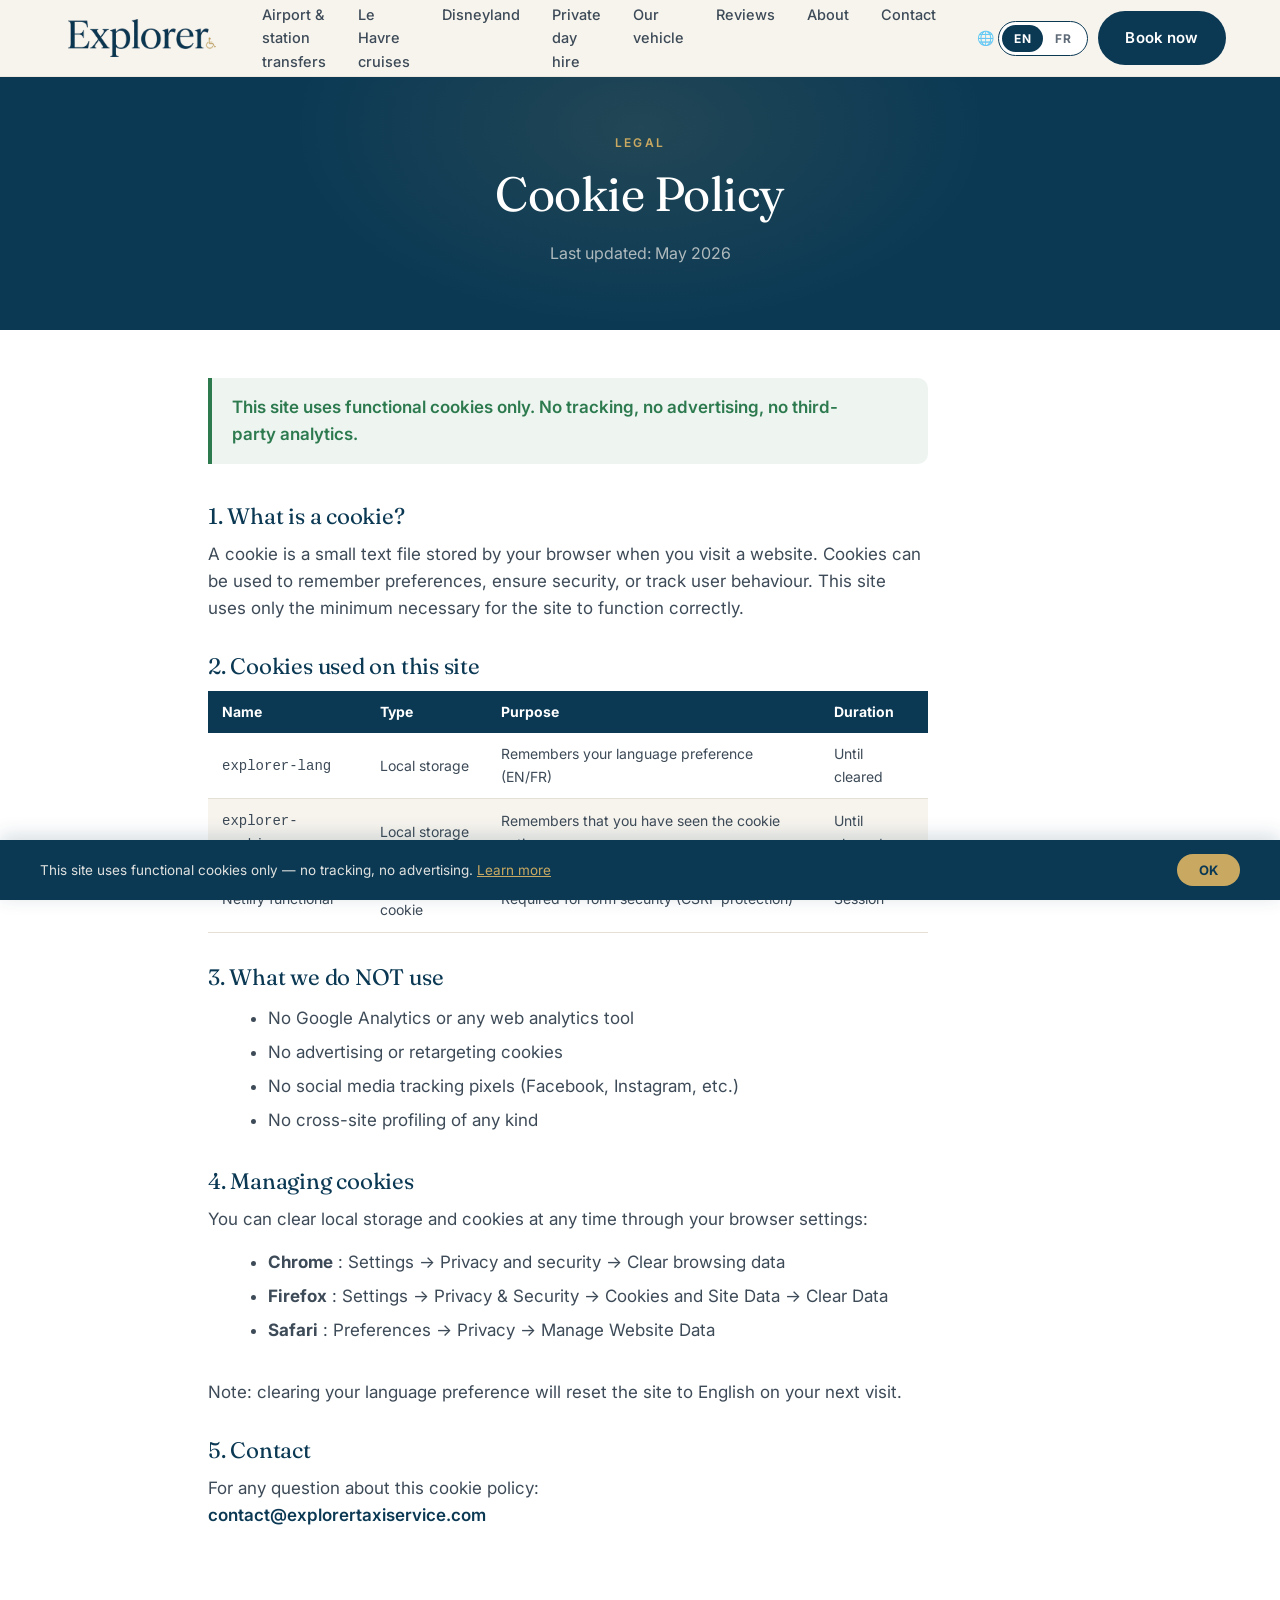
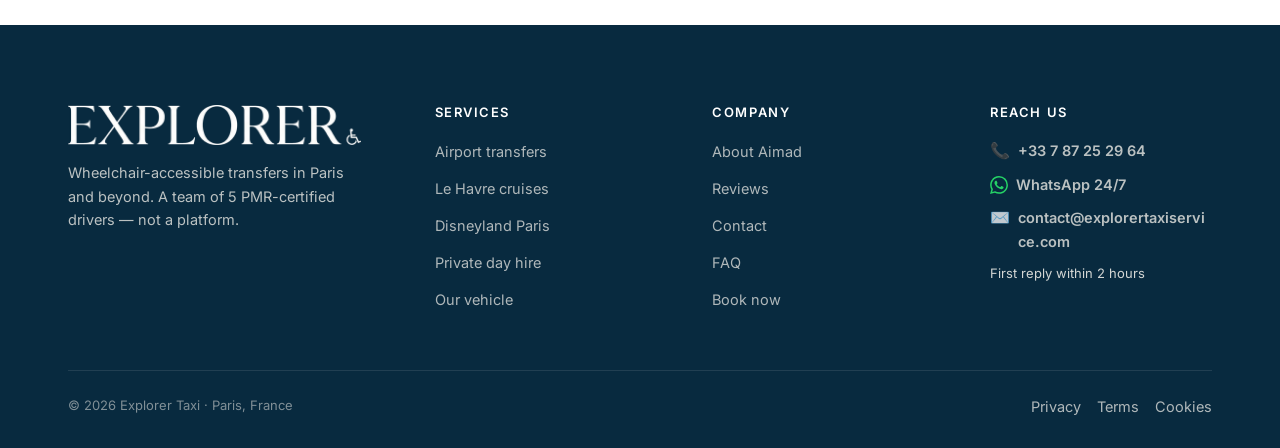
<file: cookies.html>
<!doctype html>
<html lang="en" data-lang="en">
<head>
<meta charset="utf-8"><meta name="viewport" content="width=device-width, initial-scale=1">
<title>Cookie Policy — Explorer Taxi Paris</title>
<meta name="description" content="Cookie policy for explorertaxiservice.com. We use functional cookies only — no tracking, no advertising.">
<meta name="robots" content="noindex">
<link rel="canonical" href="https://explorertaxiservice.com/cookies.html">
<link rel="preconnect" href="https://fonts.googleapis.com"><link rel="preconnect" href="https://fonts.gstatic.com" crossorigin>
<link rel="preload" href="https://fonts.googleapis.com/css2?family=Fraunces:ital,opsz,wght@0,9..144,300..600;1,9..144,300..600&family=Inter:wght@400;500;600;700&family=JetBrains+Mono:wght@400;500&display=swap" as="style" onload="this.onload=null;this.rel='stylesheet'"><noscript><link rel="stylesheet" href="https://fonts.googleapis.com/css2?family=Fraunces:ital,opsz,wght@0,9..144,300..600;1,9..144,300..600&family=Inter:wght@400;500;600;700&family=JetBrains+Mono:wght@400;500&display=swap"></noscript>
<link rel="icon" type="image/x-icon" href="uploads/logo/favicon.ico">
<link rel="stylesheet" href="assets/site.css?v=2">
</head>
<body data-page="">
<div data-chrome="header"></div>

<section class="page-hero" style="padding: 56px 0 64px;">
  <div class="container-narrow" style="position: relative; z-index: 1;">
    <div class="breadcrumb"><span data-lang="en">Legal</span><span data-lang="fr">Légal</span></div>
    <h1 style="font-size: clamp(2rem, 4vw, 3rem);"><span data-lang="en">Cookie Policy</span><span data-lang="fr">Politique des cookies</span></h1>
    <p class="lead" style="margin: 16px auto 0; font-size: 1rem; opacity: 0.85;"><span data-lang="en">Last updated: May 2026</span><span data-lang="fr">Dernière mise à jour : mai 2026</span></p>
  </div>
</section>

<section style="background: var(--white); padding: 48px 0 96px;">
  <div class="container-narrow">
    <div style="max-width: 720px;">

      <div style="background: rgba(45,122,79,0.08); border-left: 4px solid var(--green); border-radius: 0 var(--radius) var(--radius) 0; padding: 16px 20px; margin-bottom: 40px;">
        <p style="margin: 0; font-weight: 600; color: var(--green);"><span data-lang="en">This site uses functional cookies only. No tracking, no advertising, no third-party analytics.</span><span data-lang="fr">Ce site n'utilise que des cookies fonctionnels. Aucun tracking, aucune publicité, aucune analytics tierce.</span></p>
      </div>

      <h2 style="font-size: 1.4rem; margin-bottom: 12px;"><span data-lang="en">1. What is a cookie?</span><span data-lang="fr">1. Qu'est-ce qu'un cookie ?</span></h2>
      <p style="margin-bottom: 32px;"><span data-lang="en">A cookie is a small text file stored by your browser when you visit a website. Cookies can be used to remember preferences, ensure security, or track user behaviour. This site uses only the minimum necessary for the site to function correctly.</span><span data-lang="fr">Un cookie est un petit fichier texte enregistré par votre navigateur lors de la visite d'un site web. Les cookies peuvent servir à mémoriser des préférences, assurer la sécurité ou suivre le comportement des utilisateurs. Ce site n'utilise que le strict minimum nécessaire au bon fonctionnement.</span></p>

      <h2 style="font-size: 1.4rem; margin-bottom: 12px;"><span data-lang="en">2. Cookies used on this site</span><span data-lang="fr">2. Cookies utilisés sur ce site</span></h2>
      <div style="overflow-x: auto; margin-bottom: 32px;">
        <table style="width: 100%; border-collapse: collapse; font-size: 14px;">
          <thead>
            <tr style="background: var(--marine); color: var(--white);">
              <th style="padding: 10px 14px; text-align: left;"><span data-lang="en">Name</span><span data-lang="fr">Nom</span></th>
              <th style="padding: 10px 14px; text-align: left;"><span data-lang="en">Type</span><span data-lang="fr">Type</span></th>
              <th style="padding: 10px 14px; text-align: left;"><span data-lang="en">Purpose</span><span data-lang="fr">Finalité</span></th>
              <th style="padding: 10px 14px; text-align: left;"><span data-lang="en">Duration</span><span data-lang="fr">Durée</span></th>
            </tr>
          </thead>
          <tbody>
            <tr style="border-bottom: 1px solid var(--slate-line);">
              <td style="padding: 10px 14px;"><code>explorer-lang</code></td>
              <td style="padding: 10px 14px;"><span data-lang="en">Local storage</span><span data-lang="fr">Stockage local</span></td>
              <td style="padding: 10px 14px;"><span data-lang="en">Remembers your language preference (EN/FR)</span><span data-lang="fr">Mémorise votre préférence de langue (EN/FR)</span></td>
              <td style="padding: 10px 14px;"><span data-lang="en">Until cleared</span><span data-lang="fr">Jusqu'à effacement</span></td>
            </tr>
            <tr style="border-bottom: 1px solid var(--slate-line); background: var(--ivory);">
              <td style="padding: 10px 14px;"><code>explorer-cookies</code></td>
              <td style="padding: 10px 14px;"><span data-lang="en">Local storage</span><span data-lang="fr">Stockage local</span></td>
              <td style="padding: 10px 14px;"><span data-lang="en">Remembers that you have seen the cookie notice</span><span data-lang="fr">Mémorise que vous avez vu l'avis cookies</span></td>
              <td style="padding: 10px 14px;"><span data-lang="en">Until cleared</span><span data-lang="fr">Jusqu'à effacement</span></td>
            </tr>
            <tr style="border-bottom: 1px solid var(--slate-line);">
              <td style="padding: 10px 14px;"><span data-lang="en">Netlify functional</span><span data-lang="fr">Netlify fonctionnel</span></td>
              <td style="padding: 10px 14px;"><span data-lang="en">Session cookie</span><span data-lang="fr">Cookie de session</span></td>
              <td style="padding: 10px 14px;"><span data-lang="en">Required for form security (CSRF protection)</span><span data-lang="fr">Requis pour la sécurité des formulaires (protection CSRF)</span></td>
              <td style="padding: 10px 14px;"><span data-lang="en">Session</span><span data-lang="fr">Session</span></td>
            </tr>
          </tbody>
        </table>
      </div>

      <h2 style="font-size: 1.4rem; margin-bottom: 12px;"><span data-lang="en">3. What we do NOT use</span><span data-lang="fr">3. Ce que nous n'utilisons pas</span></h2>
      <ul style="margin: 0 0 32px 20px; line-height: 2;">
        <li><span data-lang="en">No Google Analytics or any web analytics tool</span><span data-lang="fr">Aucune analytics web (Google Analytics ou autre)</span></li>
        <li><span data-lang="en">No advertising or retargeting cookies</span><span data-lang="fr">Aucun cookie publicitaire ou de reciblage</span></li>
        <li><span data-lang="en">No social media tracking pixels (Facebook, Instagram, etc.)</span><span data-lang="fr">Aucun pixel de suivi réseaux sociaux (Facebook, Instagram, etc.)</span></li>
        <li><span data-lang="en">No cross-site profiling of any kind</span><span data-lang="fr">Aucun profilage inter-sites d'aucune sorte</span></li>
      </ul>

      <h2 style="font-size: 1.4rem; margin-bottom: 12px;"><span data-lang="en">4. Managing cookies</span><span data-lang="fr">4. Gérer les cookies</span></h2>
      <p style="margin-bottom: 12px;"><span data-lang="en">You can clear local storage and cookies at any time through your browser settings:</span><span data-lang="fr">Vous pouvez effacer le stockage local et les cookies à tout moment via les paramètres de votre navigateur :</span></p>
      <ul style="margin: 0 0 32px 20px; line-height: 2;">
        <li><strong>Chrome</strong> : <span data-lang="en">Settings → Privacy and security → Clear browsing data</span><span data-lang="fr">Paramètres → Confidentialité et sécurité → Effacer les données de navigation</span></li>
        <li><strong>Firefox</strong> : <span data-lang="en">Settings → Privacy &amp; Security → Cookies and Site Data → Clear Data</span><span data-lang="fr">Paramètres → Vie privée et sécurité → Cookies et données de sites → Effacer les données</span></li>
        <li><strong>Safari</strong> : <span data-lang="en">Preferences → Privacy → Manage Website Data</span><span data-lang="fr">Préférences → Confidentialité → Gérer les données des sites web</span></li>
      </ul>
      <p style="margin-bottom: 32px;"><span data-lang="en">Note: clearing your language preference will reset the site to English on your next visit.</span><span data-lang="fr">Note : effacer votre préférence de langue réinitialisera le site en anglais lors de votre prochaine visite.</span></p>

      <h2 style="font-size: 1.4rem; margin-bottom: 12px;"><span data-lang="en">5. Contact</span><span data-lang="fr">5. Contact</span></h2>
      <p><span data-lang="en">For any question about this cookie policy:</span><span data-lang="fr">Pour toute question relative à cette politique cookies :</span><br>
      <a href="mailto:contact@explorertaxiservice.com" style="color: var(--marine); font-weight: 600;">contact@explorertaxiservice.com</a></p>

    </div>
  </div>
</section>

<div data-chrome="footer"></div>
<script src="assets/chrome.js" defer></script>
<script src="assets/site.js" defer></script>
</body>
</html>
</file>
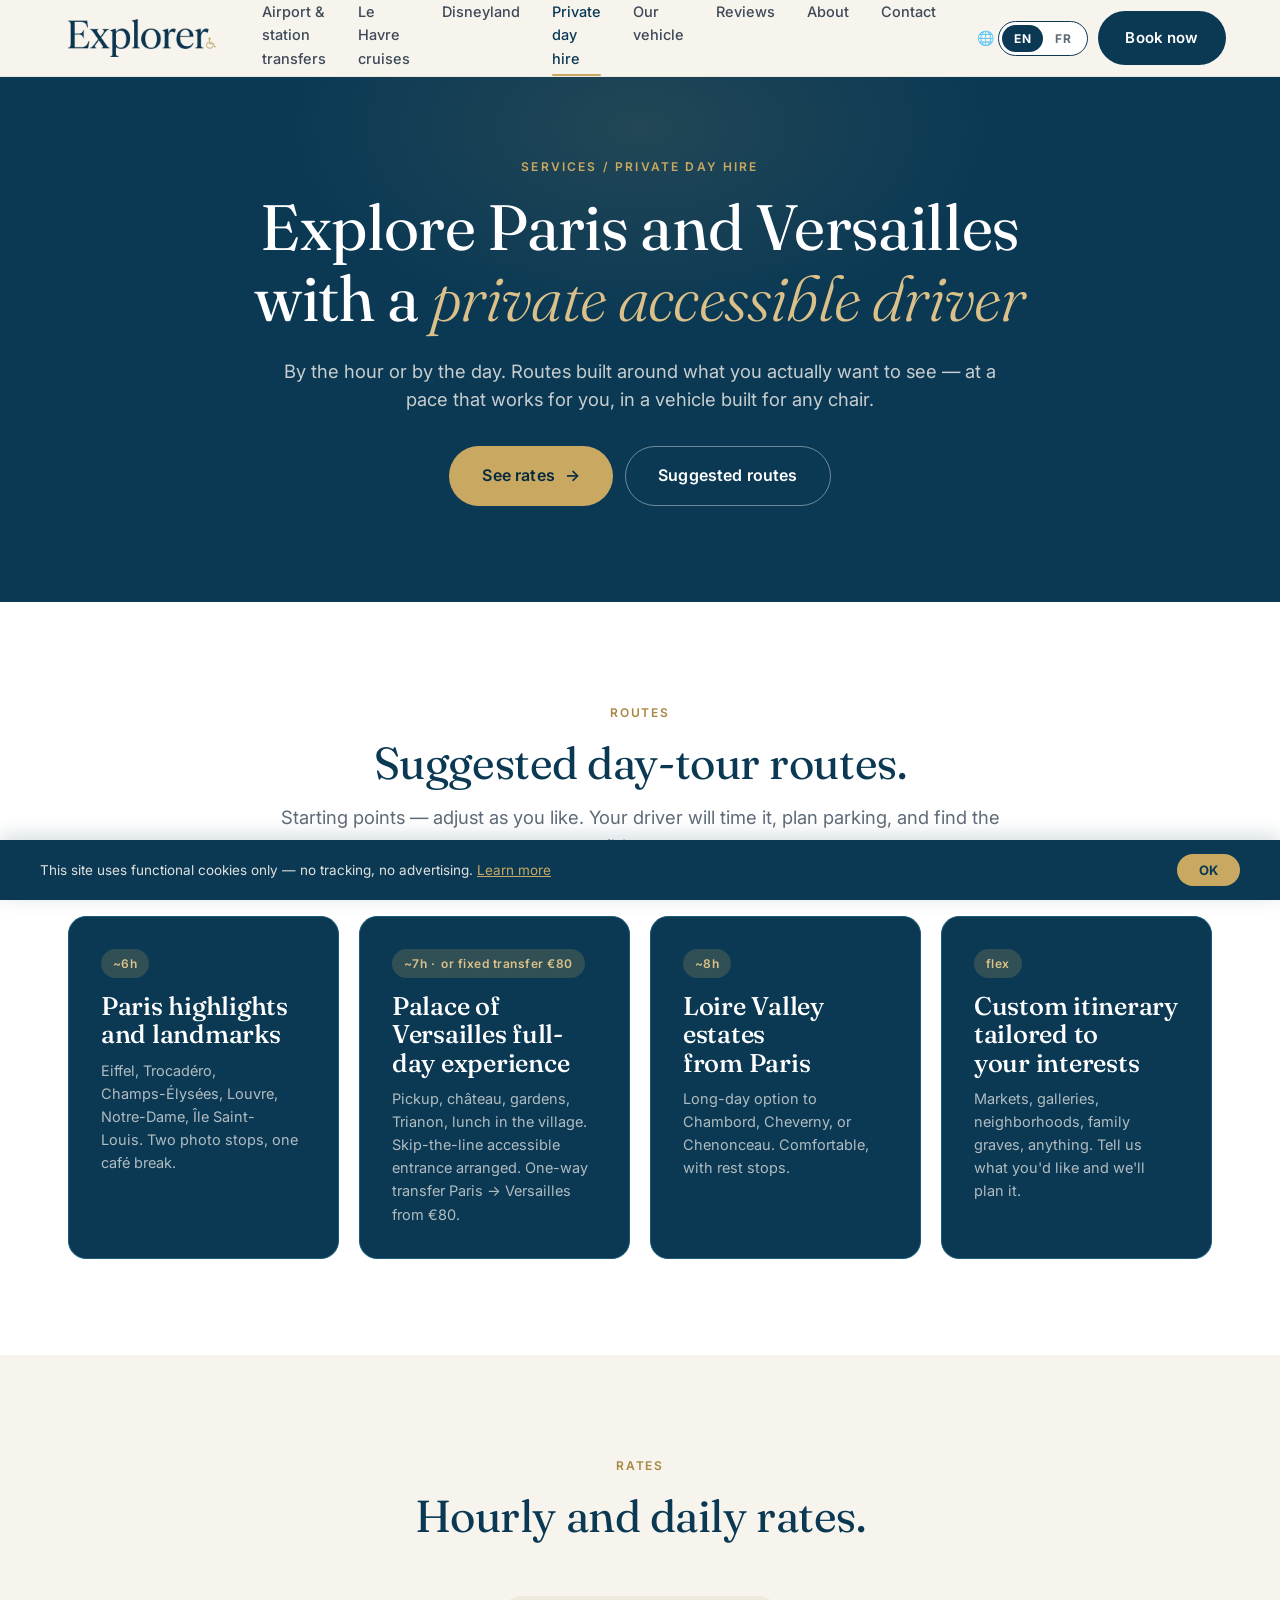
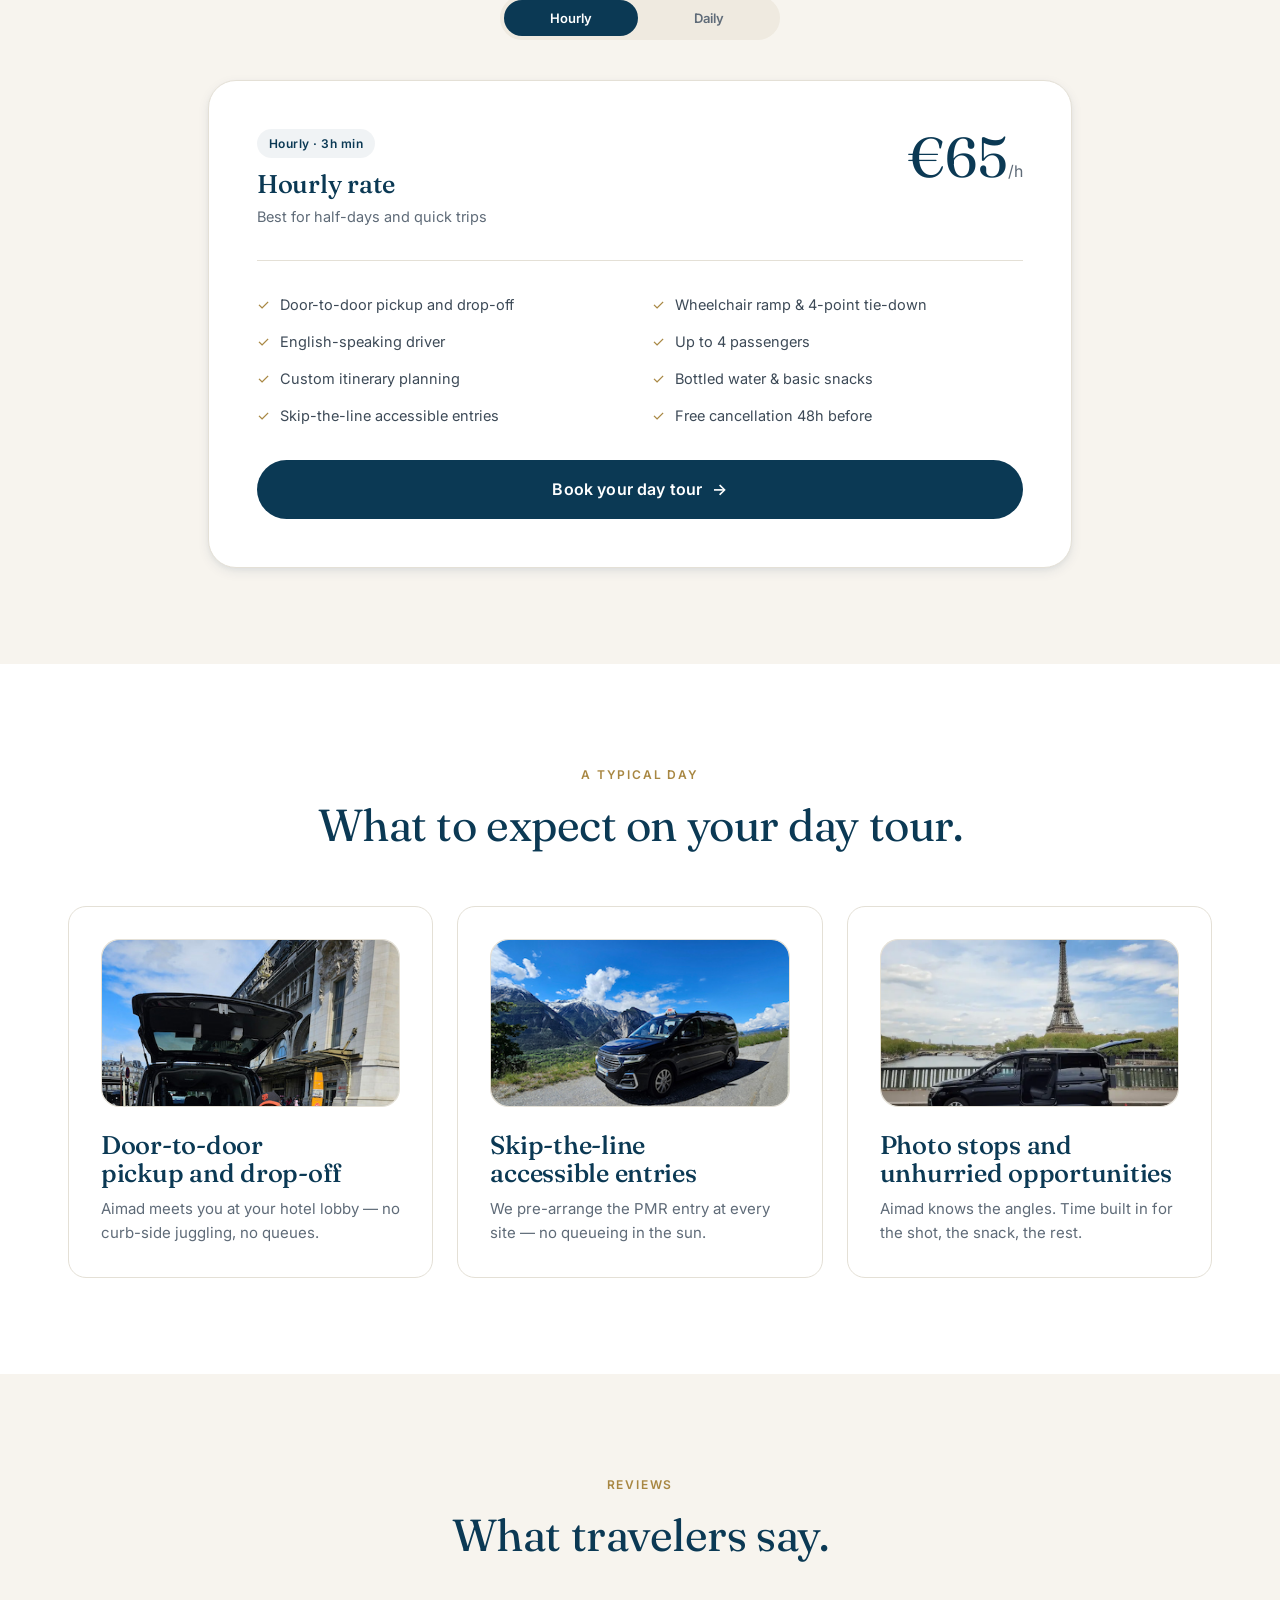
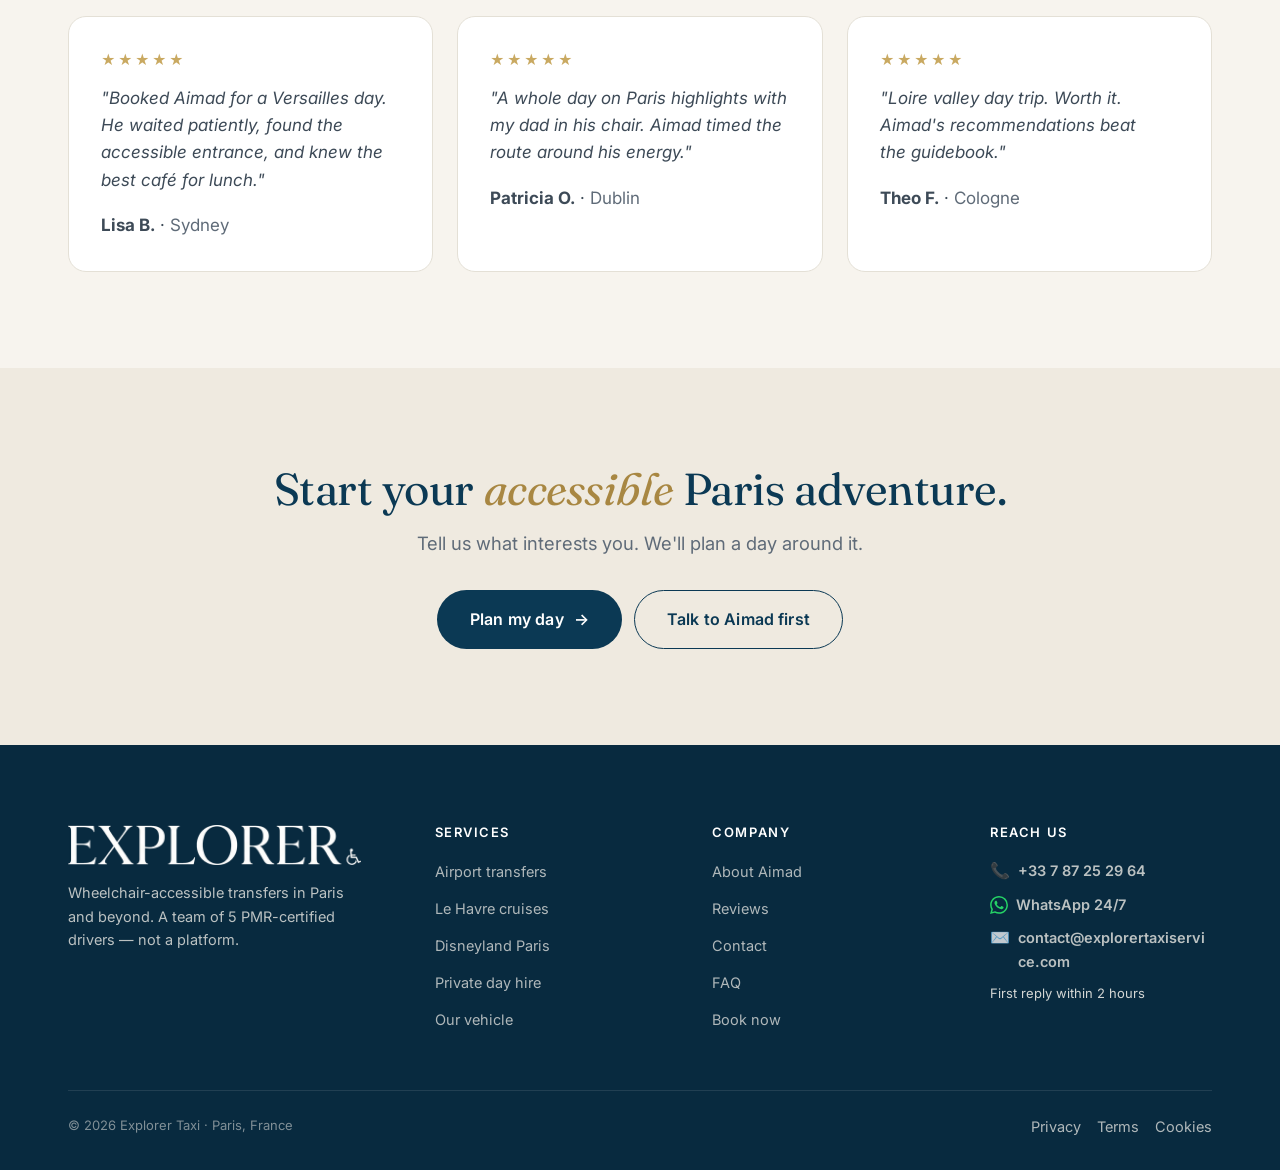
<file: day-hire.html>
<!doctype html>
<html lang="en" data-lang="en">
<head>
<meta charset="utf-8"><meta name="viewport" content="width=device-width, initial-scale=1">
<title>Private Day Hire Paris — Wheelchair-accessible Tours · Explorer Taxi</title>
<meta name="description" content="Hire a wheelchair-accessible taxi for a full day in Paris or Île-de-France. Custom sightseeing, medical appointments, shopping. Fixed hourly rate with disability-certified (PMR) driver Aimad.">
<link rel="canonical" href="https://explorertaxiservice.com/day-hire.html">
<link rel="alternate" hreflang="fr" href="https://explorertaxiservice.com/day-hire.html">
<link rel="alternate" hreflang="en" href="https://explorertaxiservice.com/day-hire.html">
<link rel="alternate" hreflang="x-default" href="https://explorertaxiservice.com/day-hire.html">
<meta property="og:type" content="website">
<meta property="og:site_name" content="Explorer Taxi Paris">
<meta property="og:title" content="Wheelchair-accessible Private Day Hire Paris — Tours &amp; Excursions · Explorer Taxi">
<meta property="og:description" content="Hire a wheelchair-accessible taxi for a full day in Paris. Custom sightseeing, medical appointments, shopping. Fixed rate with Aimad.">
<meta property="og:url" content="https://explorertaxiservice.com/day-hire.html">
<meta property="og:image" content="https://explorertaxiservice.com/uploads/vehicle-wheelchair.webp">
<meta name="twitter:card" content="summary_large_image">
<script type="application/ld+json">
{"@context":"https://schema.org","@type":["TaxiService","LocalBusiness"],"name":"Explorer Taxi Paris","description":"Private day hire with a wheelchair-accessible WAV minivan in Paris and Île-de-France. Custom tours and excursions.","url":"https://explorertaxiservice.com/day-hire.html","telephone":"+33787252964","email":"contact@explorertaxiservice.com","address":{"@type":"PostalAddress","addressLocality":"Paris","addressRegion":"Île-de-France","addressCountry":"FR"},"priceRange":"€€","image":"https://explorertaxiservice.com/uploads/vehicle-wheelchair.webp","aggregateRating":{"@type":"AggregateRating","ratingValue":"5.0","reviewCount":"23"}}
</script>
<link rel="preconnect" href="https://fonts.googleapis.com"><link rel="preconnect" href="https://fonts.gstatic.com" crossorigin>
<link rel="preload" href="https://fonts.googleapis.com/css2?family=Fraunces:ital,opsz,wght@0,9..144,300..600;1,9..144,300..600&family=Inter:wght@400;500;600;700&family=JetBrains+Mono:wght@400;500&display=optional" as="style" onload="this.onload=null;this.rel='stylesheet'"><noscript><link rel="stylesheet" href="https://fonts.googleapis.com/css2?family=Fraunces:ital,opsz,wght@0,9..144,300..600;1,9..144,300..600&family=Inter:wght@400;500;600;700&family=JetBrains+Mono:wght@400;500&display=optional"></noscript>
<link rel="icon" type="image/x-icon" href="uploads/logo/favicon.ico">
<link rel="icon" type="image/png" sizes="32x32" href="uploads/logo/favicon-32.png">
<link rel="icon" type="image/png" sizes="192x192" href="uploads/logo/favicon-192.png">
<link rel="apple-touch-icon" href="uploads/logo/favicon-512.png">
<link rel="stylesheet" href="assets/site.css?v=2">
</head>
<body data-page="day-hire">
<div data-chrome="header"></div>

<section class="page-hero">
  <div class="container-narrow" style="position: relative; z-index: 1;">
    <div class="breadcrumb"><span data-lang="en">Services / Private day hire</span><span data-lang="fr">Services / Journée privée</span></div>
    <h1><span data-lang="en">Explore Paris and Versailles with a <em>private accessible driver</em></span><span data-lang="fr">Découvrez Paris et Versailles avec un <em>chauffeur privé accessible</em></span></h1>
    <p class="lead" style="margin: 24px auto 0;"><span data-lang="en">By the hour or by the day. Routes built around what you actually want to see — at a pace that works for you, in a vehicle built for any chair.</span><span data-lang="fr">À l'heure ou à la journée. Itinéraires construits autour de ce que vous voulez voir, à votre rythme.</span></p>
    <div class="page-hero-actions">
      <a href="#rates" class="btn btn-primary btn-lg btn-arrow"><span data-lang="en">See rates</span><span data-lang="fr">Voir les tarifs</span></a>
      <a href="#routes" class="btn btn-ghost-light btn-lg"><span data-lang="en">Suggested routes</span><span data-lang="fr">Itinéraires suggérés</span></a>
    </div>
  </div>
</section>

<section id="routes" style="background: var(--white);">
  <div class="container">
    <div class="section-head reveal">
      <span class="eyebrow"><span data-lang="en">Routes</span><span data-lang="fr">Itinéraires</span></span>
      <h2><span data-lang="en">Suggested day-tour routes.</span><span data-lang="fr">Itinéraires suggérés.</span></h2>
      <p class="lead" style="margin: 16px auto 0;"><span data-lang="en">Starting points — adjust as you like. Your driver will time it, plan parking, and find the accessible entrances.</span><span data-lang="fr">Des points de départ — adaptables. Votre chauffeur gère le timing, le stationnement et les entrées accessibles.</span></p>
    </div>
    <div class="grid-4" style="gap: 20px;">
      <div class="card card-dark reveal"><span class="tag tag-gold" style="background: rgba(201,169,97,0.2); color: var(--gold-soft);">~6h</span><h3 style="color: var(--white); margin: 14px 0 10px;"><span data-lang="en">Paris highlights and landmarks</span><span data-lang="fr">Paris incontournable</span></h3><p style="color: rgba(247,244,238,0.7); font-size: 14.5px;"><span data-lang="en">Eiffel, Trocadéro, Champs-Élysées, Louvre, Notre-Dame, Île Saint-Louis. Two photo stops, one café break.</span><span data-lang="fr">Eiffel, Trocadéro, Champs-Élysées, Louvre, Notre-Dame, Île Saint-Louis.</span></p></div>
      <div class="card card-dark reveal"><span class="tag tag-gold" style="background: rgba(201,169,97,0.2); color: var(--gold-soft);">~7h · <span data-lang="en">or fixed transfer €80</span><span data-lang="fr">ou transfert fixe 80 €</span></span><h3 style="color: var(--white); margin: 14px 0 10px;"><span data-lang="en">Palace of Versailles full-day experience</span><span data-lang="fr">Versailles, journée complète</span></h3><p style="color: rgba(247,244,238,0.7); font-size: 14.5px;"><span data-lang="en">Pickup, château, gardens, Trianon, lunch in the village. Skip-the-line accessible entrance arranged. One-way transfer Paris → Versailles from €80.</span><span data-lang="fr">Château, jardins, Trianon, déjeuner au village. Transfert aller Paris → Versailles dès 80 €.</span></p></div>
      <div class="card card-dark reveal"><span class="tag tag-gold" style="background: rgba(201,169,97,0.2); color: var(--gold-soft);">~8h</span><h3 style="color: var(--white); margin: 14px 0 10px;"><span data-lang="en">Loire Valley estates from Paris</span><span data-lang="fr">Châteaux de la Loire depuis Paris</span></h3><p style="color: rgba(247,244,238,0.7); font-size: 14.5px;"><span data-lang="en">Long-day option to Chambord, Cheverny, or Chenonceau. Comfortable, with rest stops.</span><span data-lang="fr">Chambord, Cheverny ou Chenonceau. Confortable, avec pauses.</span></p></div>
      <div class="card card-dark reveal"><span class="tag tag-gold" style="background: rgba(201,169,97,0.2); color: var(--gold-soft);">flex</span><h3 style="color: var(--white); margin: 14px 0 10px;"><span data-lang="en">Custom itinerary tailored to your interests</span><span data-lang="fr">Sur-mesure selon vos envies</span></h3><p style="color: rgba(247,244,238,0.7); font-size: 14.5px;"><span data-lang="en">Markets, galleries, neighborhoods, family graves, anything. Tell us what you'd like and we'll plan it.</span><span data-lang="fr">Marchés, galeries, quartiers, mémoires de famille — tout est possible.</span></p></div>
    </div>
  </div>
</section>

<section id="rates">
  <div class="container-narrow">
    <div class="section-head reveal">
      <span class="eyebrow"><span data-lang="en">Rates</span><span data-lang="fr">Tarifs</span></span>
      <h2><span data-lang="en">Hourly and daily rates.</span><span data-lang="fr">À l'heure ou à la journée.</span></h2>
    </div>
    <div class="reveal" style="display: flex; justify-content: center; gap: 4px; padding: 4px; background: var(--ivory-warm); border-radius: 999px; margin: 0 auto 40px; max-width: 280px;">
      <button class="rtab active" data-tab="hourly" style="flex: 1; padding: 10px 16px; border-radius: 999px; font-size: 13px; font-weight: 600;"><span data-lang="en">Hourly</span><span data-lang="fr">À l'heure</span></button>
      <button class="rtab" data-tab="daily" style="flex: 1; padding: 10px 16px; border-radius: 999px; font-size: 13px; font-weight: 600;"><span data-lang="en">Daily</span><span data-lang="fr">À la journée</span></button>
    </div>
    <div class="reveal" style="background: var(--white); border-radius: var(--radius-xl); padding: 48px; box-shadow: var(--shadow); border: 1px solid var(--slate-line);">
      <div style="display: flex; justify-content: space-between; align-items: flex-start; flex-wrap: wrap; gap: 24px; margin-bottom: 32px; padding-bottom: 32px; border-bottom: 1px solid var(--slate-line);">
        <div>
          <span class="tag"><span class="rtab-label hourly">Hourly · 3h min</span><span class="rtab-label daily" style="display:none;">Day · 8h</span></span>
          <h3 style="margin-top: 12px; font-size: 1.6rem;"><span class="rtab-title hourly" data-lang="en">Hourly rate</span><span class="rtab-title hourly" data-lang="fr">Tarif horaire</span><span class="rtab-title daily" data-lang="en" style="display:none;">Daily rate</span><span class="rtab-title daily" data-lang="fr" style="display:none;">Tarif journalier</span></h3>
          <p class="muted" style="font-size: 14.5px; margin-top: 6px;"><span class="rtab-sub hourly" data-lang="en">Best for half-days and quick trips</span><span class="rtab-sub hourly" data-lang="fr">Demi-journées et trajets courts</span><span class="rtab-sub daily" data-lang="en" style="display:none;">Best for full-day Paris + Versailles</span><span class="rtab-sub daily" data-lang="fr" style="display:none;">Pour Paris + Versailles à la journée</span></p>
        </div>
        <div style="text-align: right;">
          <div style="font-family: var(--font-display); font-size: 3.5rem; font-weight: 400; line-height: 1; color: var(--marine);"><span class="rtab-price hourly">€65<small style="font-size:1rem;color:var(--slate-soft);font-family:var(--font-body);">/h</small></span><span class="rtab-price daily" style="display:none;">€480<small style="font-size:1rem;color:var(--slate-soft);font-family:var(--font-body);">/<span data-lang="en">day</span><span data-lang="fr">jour</span></small></span></div>
        </div>
      </div>
      <ul style="list-style: none; padding: 0; margin: 0 0 32px; display: grid; grid-template-columns: 1fr 1fr; gap: 14px 24px;">
        <li style="display: flex; gap: 10px; font-size: 14.5px;"><span style="color: var(--gold-deep);">✓</span><span data-lang="en">Door-to-door pickup and drop-off</span><span data-lang="fr">Prise en charge porte-à-porte</span></li>
        <li style="display: flex; gap: 10px; font-size: 14.5px;"><span style="color: var(--gold-deep);">✓</span><span data-lang="en">Wheelchair ramp & 4-point tie-down</span><span data-lang="fr">Rampe et 4 sangles d'arrimage</span></li>
        <li style="display: flex; gap: 10px; font-size: 14.5px;"><span style="color: var(--gold-deep);">✓</span><span data-lang="en">English-speaking driver</span><span data-lang="fr">Chauffeur anglophone</span></li>
        <li style="display: flex; gap: 10px; font-size: 14.5px;"><span style="color: var(--gold-deep);">✓</span><span data-lang="en">Up to 4 passengers</span><span data-lang="fr">Jusqu'à 4 passagers</span></li>
        <li style="display: flex; gap: 10px; font-size: 14.5px;"><span style="color: var(--gold-deep);">✓</span><span data-lang="en">Custom itinerary planning</span><span data-lang="fr">Itinéraire sur-mesure</span></li>
        <li style="display: flex; gap: 10px; font-size: 14.5px;"><span style="color: var(--gold-deep);">✓</span><span data-lang="en">Bottled water & basic snacks</span><span data-lang="fr">Eau et encas</span></li>
        <li style="display: flex; gap: 10px; font-size: 14.5px;"><span style="color: var(--gold-deep);">✓</span><span data-lang="en">Skip-the-line accessible entries</span><span data-lang="fr">Entrées accessibles sans queue</span></li>
        <li style="display: flex; gap: 10px; font-size: 14.5px;"><span style="color: var(--gold-deep);">✓</span><span data-lang="en">Free cancellation 48h before</span><span data-lang="fr">Annulation gratuite 48h avant</span></li>
      </ul>
      <a href="book.html" class="btn btn-marine btn-lg btn-arrow" style="width: 100%;"><span data-lang="en">Book your day tour</span><span data-lang="fr">Réserver votre journée</span></a>
    </div>
  </div>
</section>

<section style="background: var(--white);">
  <div class="container">
    <div class="section-head reveal">
      <span class="eyebrow"><span data-lang="en">A typical day</span><span data-lang="fr">Une journée type</span></span>
      <h2><span data-lang="en">What to expect on your day tour.</span><span data-lang="fr">Ce qui vous attend.</span></h2>
    </div>
    <div class="grid-3">
      <div class="card reveal"><div class="img-ph" data-ratio="wide" style="margin-bottom: 24px;overflow:hidden;"><img src="uploads/aimad-client.jpg" alt="Aimad avec une cliente en fauteuil" style="width:100%;height:100%;object-fit:cover;object-position:top;border-radius:inherit;display:block;position:absolute;top:0;left:0;"></div><h3><span data-lang="en">Door-to-door pickup and drop-off</span><span data-lang="fr">Prise en charge porte-à-porte</span></h3><p class="muted" style="font-size: 15px; margin-top: 10px;"><span data-lang="en">Aimad meets you at your hotel lobby — no curb-side juggling, no queues.</span><span data-lang="fr">Aimad vient au lobby de l'hôtel — pas de file d'attente.</span></p></div>
      <div class="card reveal"><div class="img-ph" data-ratio="wide" style="margin-bottom: 24px;overflow:hidden;"><img src="uploads/vehicle-mountains.jpg" alt="Véhicule Explorer Taxi en excursion" style="width:100%;height:100%;object-fit:cover;border-radius:inherit;display:block;position:absolute;top:0;left:0;"></div><h3><span data-lang="en">Skip-the-line accessible entries</span><span data-lang="fr">Entrées accessibles sans queue</span></h3><p class="muted" style="font-size: 15px; margin-top: 10px;"><span data-lang="en">We pre-arrange the PMR entry at every site — no queueing in the sun.</span><span data-lang="fr">Nous arrangeons l'entrée PMR à chaque site.</span></p></div>
      <div class="card reveal"><div class="img-ph" data-ratio="wide" style="margin-bottom: 24px;overflow:hidden;"><img src="uploads/vehicle-eiffel.webp" alt="Véhicule devant la Tour Eiffel" style="width:100%;height:100%;object-fit:cover;border-radius:inherit;display:block;position:absolute;top:0;left:0;"></div><h3><span data-lang="en">Photo stops and unhurried opportunities</span><span data-lang="fr">Pauses photo, à votre rythme</span></h3><p class="muted" style="font-size: 15px; margin-top: 10px;"><span data-lang="en">Aimad knows the angles. Time built in for the shot, the snack, the rest.</span><span data-lang="fr">Aimad connaît les bons angles. Du temps pour la photo, l'encas, la pause.</span></p></div>
    </div>
  </div>
</section>

<section>
  <div class="container">
    <div class="section-head reveal">
      <span class="eyebrow"><span data-lang="en">Reviews</span><span data-lang="fr">Avis</span></span>
      <h2><span data-lang="en">What travelers say.</span><span data-lang="fr">Ce que disent les voyageurs.</span></h2>
    </div>
    <div class="grid-3">
      <div class="card reveal"><div class="stars">★★★★★</div><p style="margin: 14px 0 18px; font-style: italic;"><span data-lang="en">"Booked Aimad for a Versailles day. He waited patiently, found the accessible entrance, and knew the best café for lunch."</span><span data-lang="fr">« Journée Versailles avec Aimad. Patient, accès PMR trouvé, et le meilleur café pour déjeuner. »</span></p><strong>Lisa B.</strong> · <span class="muted">Sydney</span></div>
      <div class="card reveal"><div class="stars">★★★★★</div><p style="margin: 14px 0 18px; font-style: italic;"><span data-lang="en">"A whole day on Paris highlights with my dad in his chair. Aimad timed the route around his energy."</span><span data-lang="fr">« Une journée Paris avec mon père en fauteuil. Aimad a calé l'itinéraire sur son énergie. »</span></p><strong>Patricia O.</strong> · <span class="muted">Dublin</span></div>
      <div class="card reveal"><div class="stars">★★★★★</div><p style="margin: 14px 0 18px; font-style: italic;"><span data-lang="en">"Loire valley day trip. Worth it. Aimad's recommendations beat the guidebook."</span><span data-lang="fr">« Journée vallée de la Loire. Recommandations bien meilleures que le guide. »</span></p><strong>Theo F.</strong> · <span class="muted">Cologne</span></div>
    </div>
  </div>
</section>

<section style="background: var(--ivory-warm);">
  <div class="container-narrow center reveal">
    <h2 style="margin-bottom: 16px;"><span data-lang="en">Start your <em style="color: var(--gold-deep);">accessible</em> Paris adventure.</span><span data-lang="fr">Commencez votre aventure parisienne <em style="color: var(--gold-deep);">accessible</em>.</span></h2>
    <p class="lead" style="margin: 0 auto 32px;"><span data-lang="en">Tell us what interests you. We'll plan a day around it.</span><span data-lang="fr">Dites-nous ce qui vous intéresse, on construit la journée.</span></p>
    <div style="display: flex; gap: 12px; justify-content: center; flex-wrap: wrap;">
      <a href="book.html" class="btn btn-marine btn-lg btn-arrow"><span data-lang="en">Plan my day</span><span data-lang="fr">Planifier</span></a>
      <a href="contact.html" class="btn btn-outline btn-lg"><span data-lang="en">Talk to Aimad first</span><span data-lang="fr">Parler à Aimad</span></a>
    </div>
  </div>
</section>

<div data-chrome="footer"></div>
<script src="assets/chrome.js" defer></script>
<script src="assets/site.js" defer></script>
<script>
document.querySelectorAll('.rtab').forEach(b => b.addEventListener('click', () => {
  const t = b.dataset.tab;
  document.querySelectorAll('.rtab').forEach(x => x.classList.toggle('active', x.dataset.tab === t));
  document.querySelectorAll('.rtab-label, .rtab-title, .rtab-sub, .rtab-price').forEach(el => {
    if (el.classList.contains(t)) el.style.display = ''; else el.style.display = 'none';
  });
  document.documentElement.setAttribute('data-lang', document.documentElement.getAttribute('data-lang'));
}));
</script>
<style>.rtab { background: transparent; color: var(--slate-soft); } .rtab.active { background: var(--marine); color: var(--white); }</style>
</body>
</html>
</file>
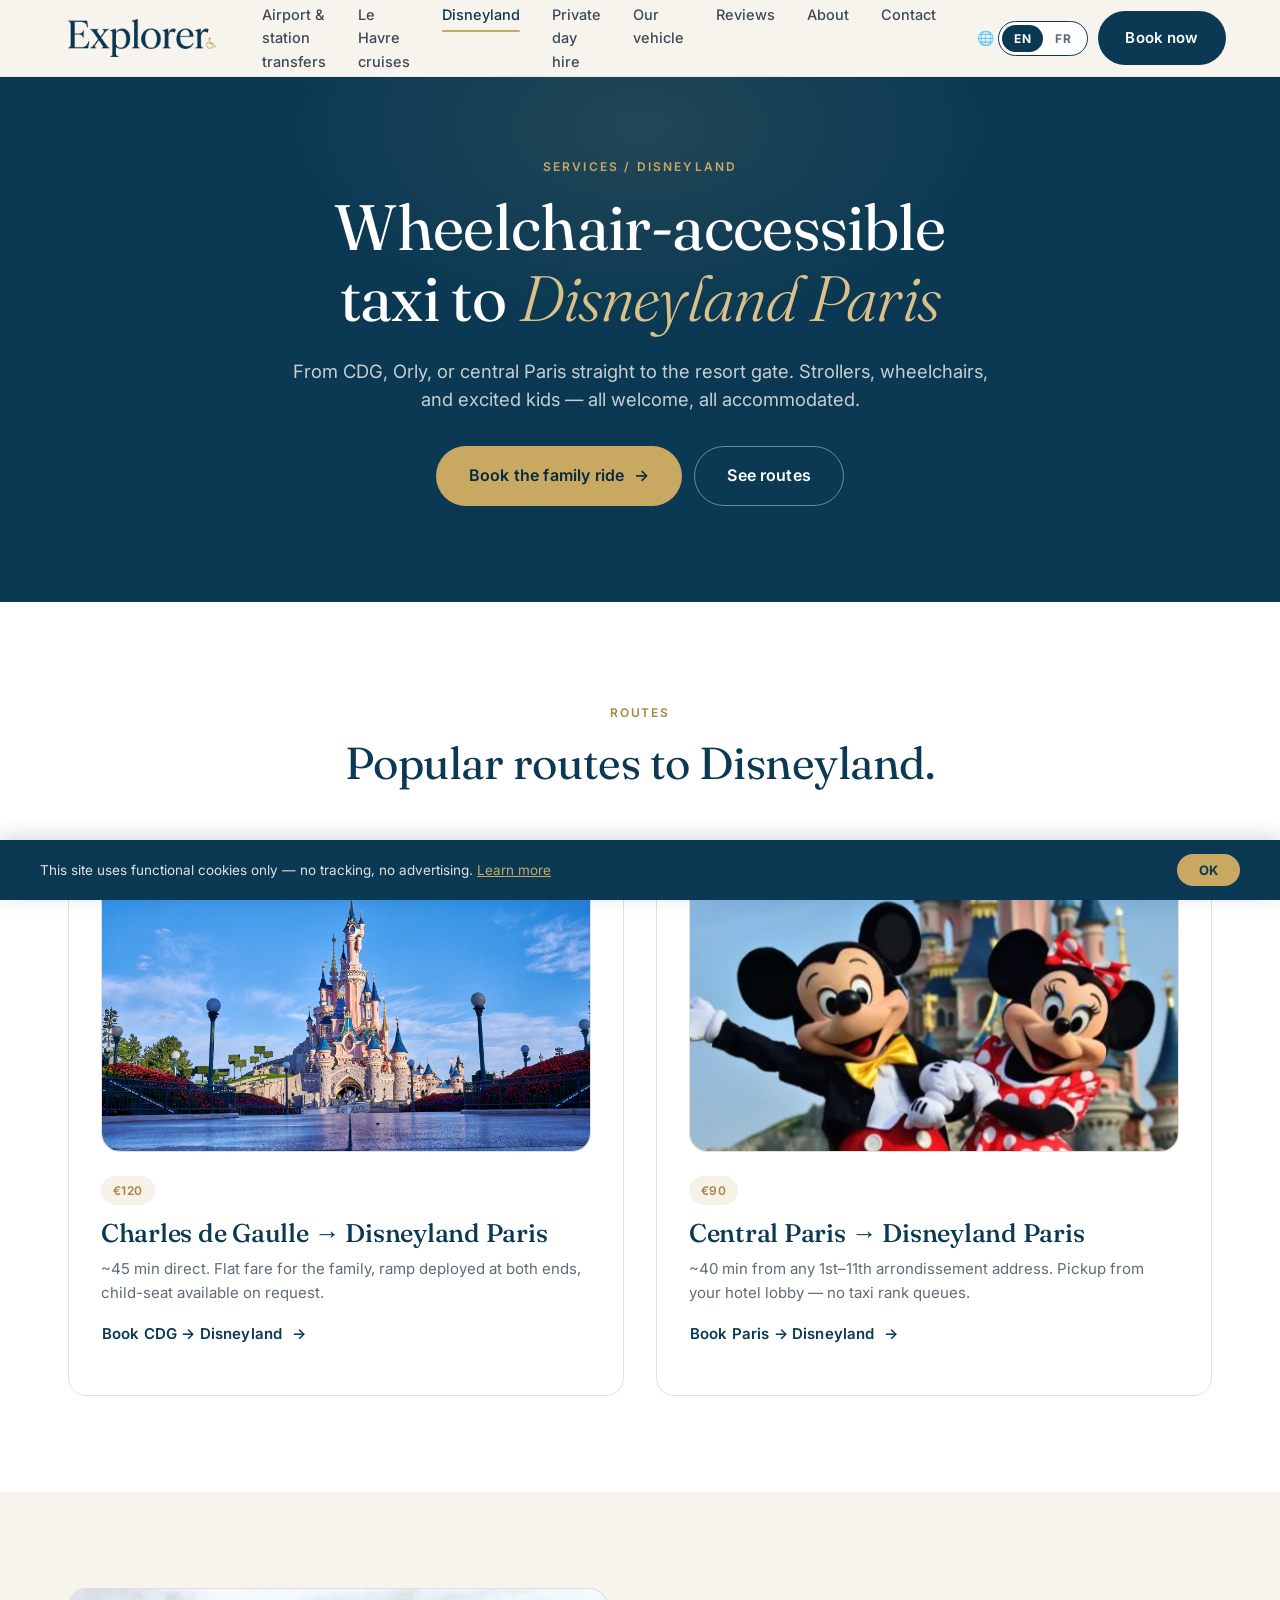
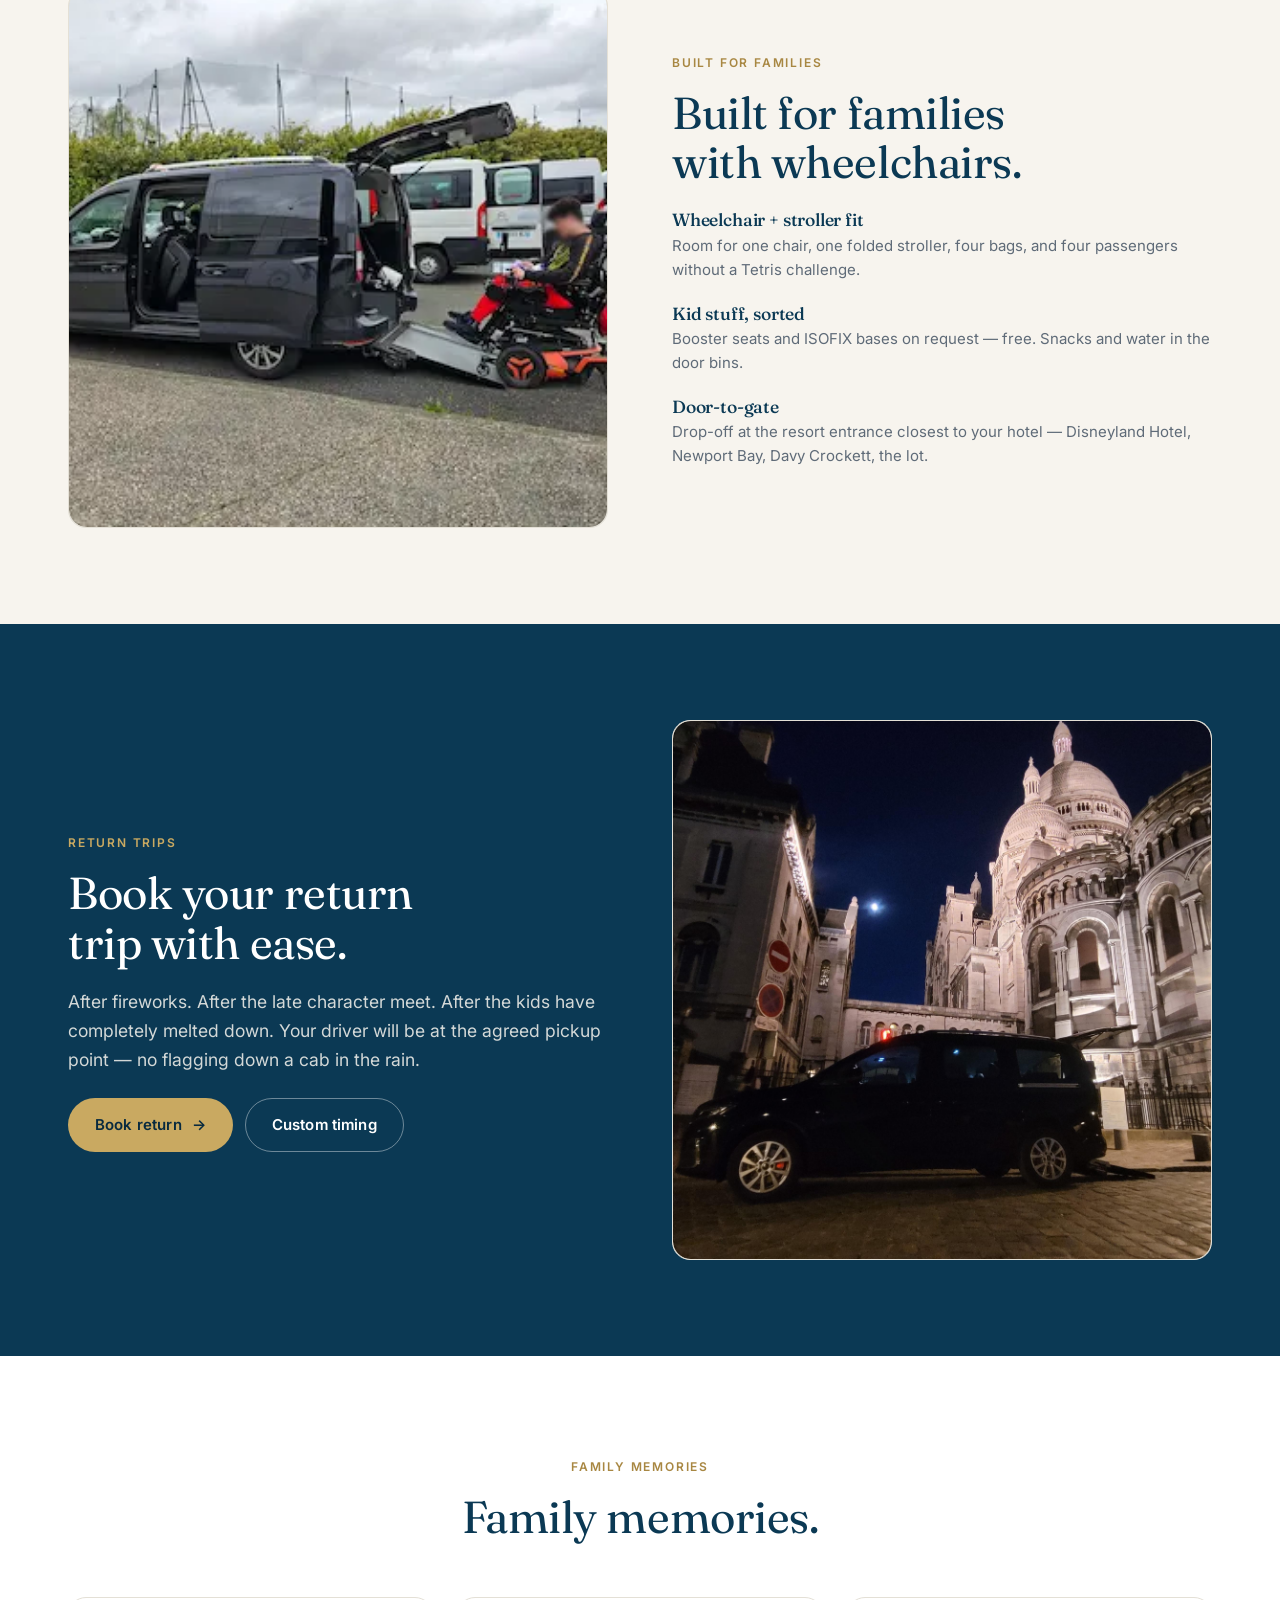
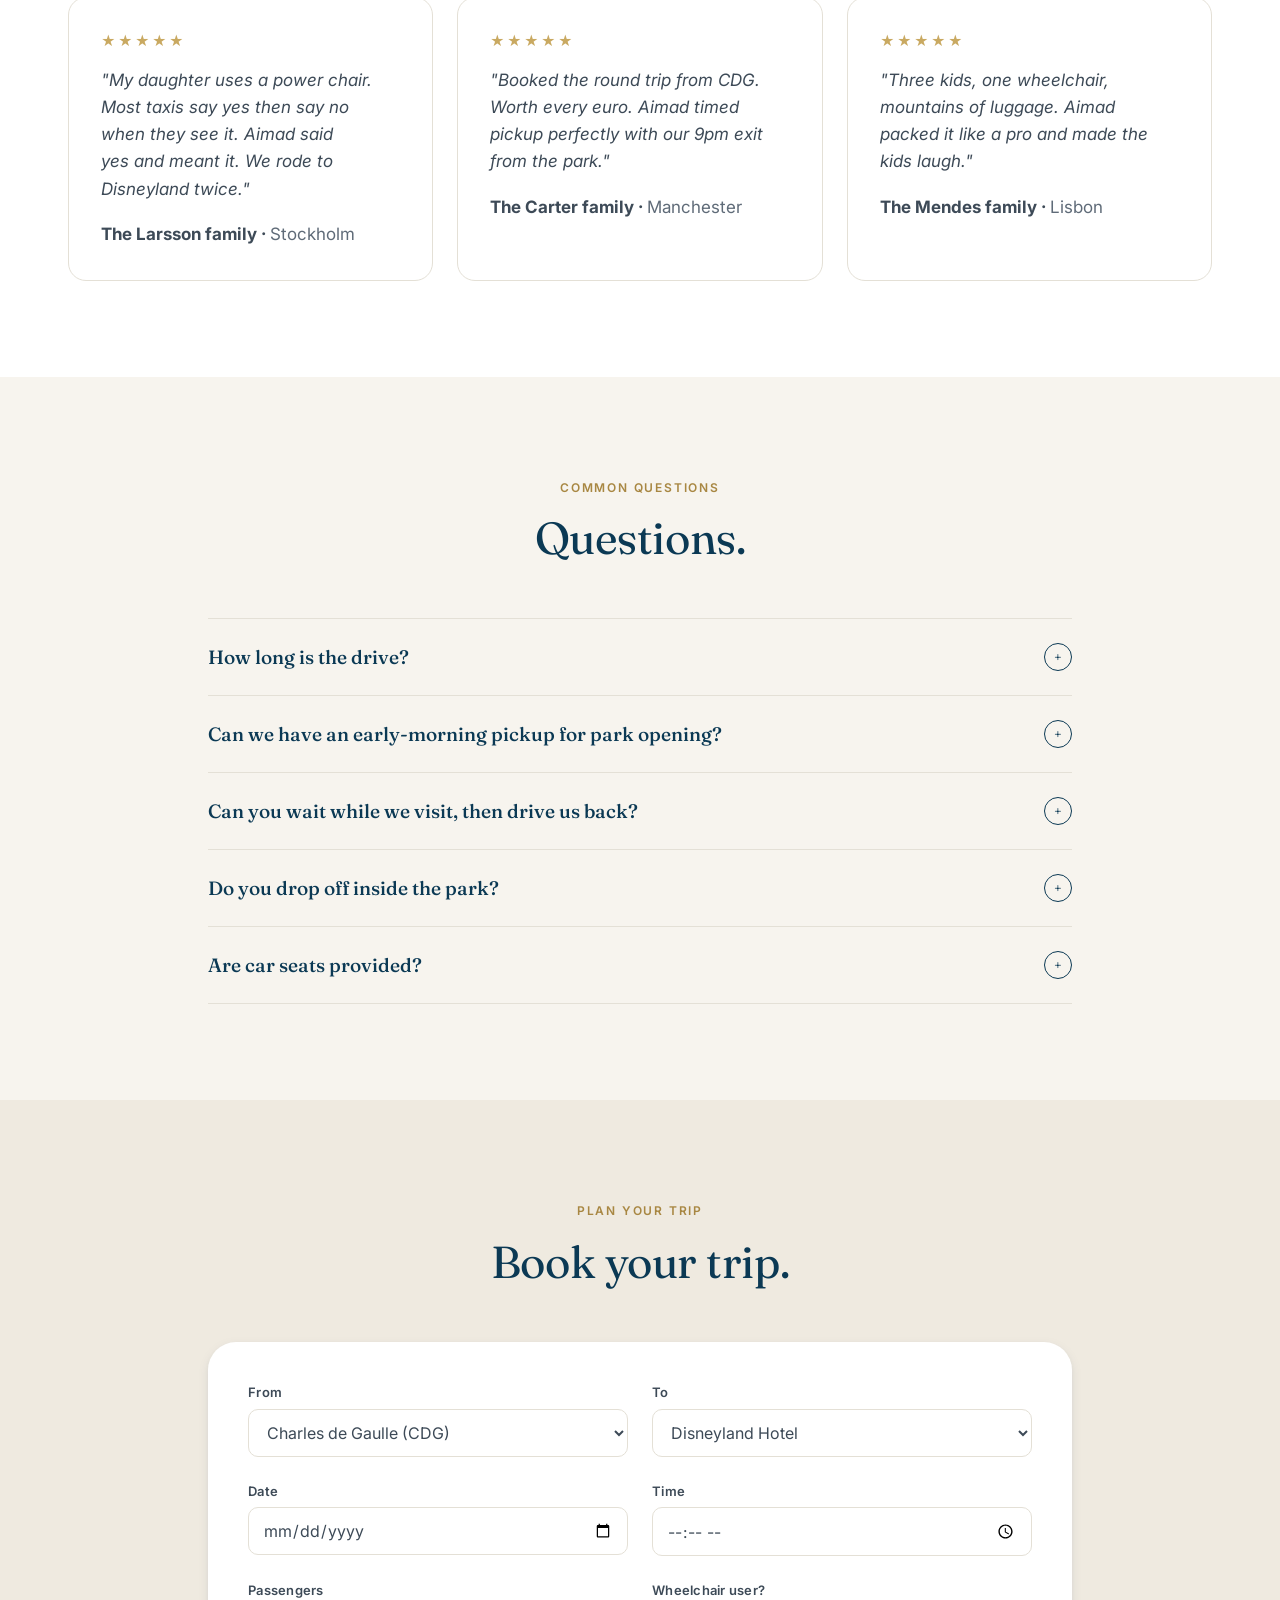
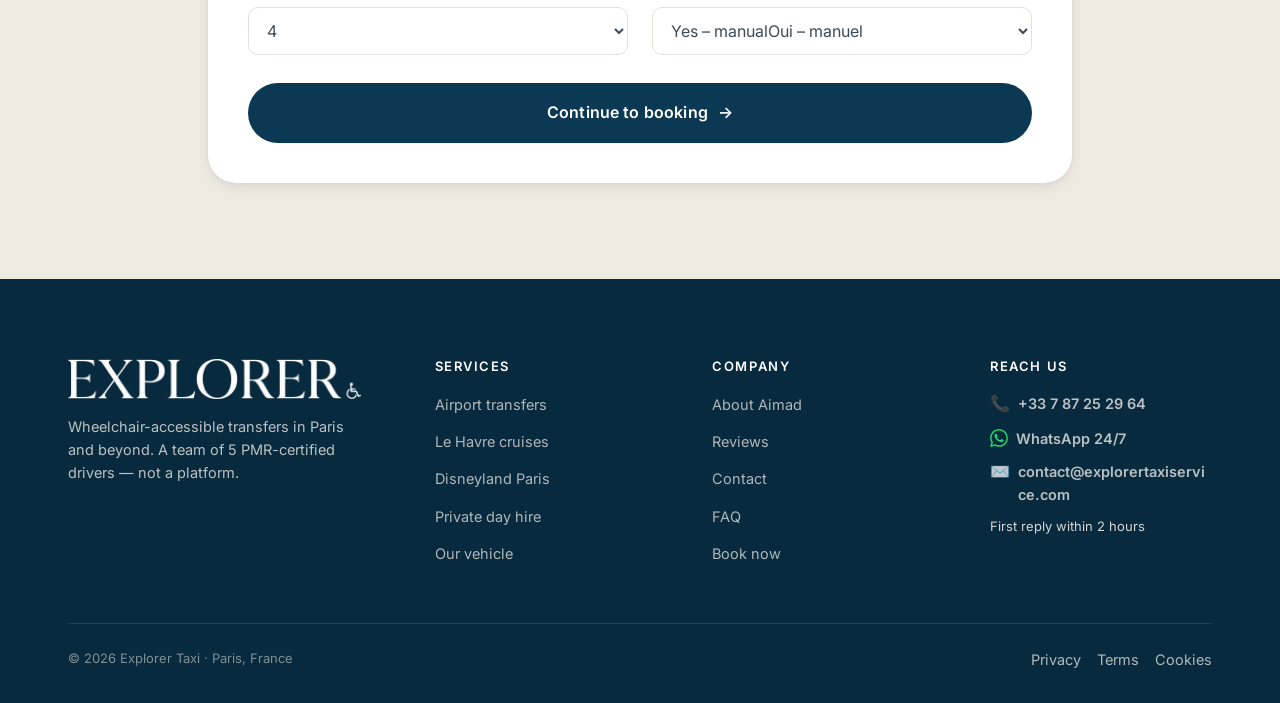
<file: disneyland.html>
<!doctype html>
<html lang="en" data-lang="en">
<head>
<meta charset="utf-8"><meta name="viewport" content="width=device-width, initial-scale=1">
<title>Wheelchair Taxi to Disneyland Paris — CDG, Orly &amp; Paris · Explorer Taxi</title>
<meta name="description" content="Wheelchair-accessible taxi to Disneyland Paris for wheelchair users and families. WAV minivan, door-to-door from CDG (€120), Orly or central Paris. Book Aimad directly.">
<link rel="canonical" href="https://explorertaxiservice.com/disneyland.html">
<link rel="alternate" hreflang="fr" href="https://explorertaxiservice.com/disneyland.html">
<link rel="alternate" hreflang="en" href="https://explorertaxiservice.com/disneyland.html">
<link rel="alternate" hreflang="x-default" href="https://explorertaxiservice.com/disneyland.html">
<meta property="og:type" content="website">
<meta property="og:site_name" content="Explorer Taxi Paris">
<meta property="og:title" content="Wheelchair Taxi to Disneyland Paris — CDG, Orly &amp; Paris · Explorer Taxi">
<meta property="og:description" content="Accessible taxi to Disneyland Paris for wheelchair users and families. WAV minivan, door-to-door from CDG (€120), Orly or central Paris.">
<meta property="og:url" content="https://explorertaxiservice.com/disneyland.html">
<meta property="og:image" content="https://explorertaxiservice.com/uploads/vehicle-wheelchair.webp">
<meta name="twitter:card" content="summary_large_image">
<script type="application/ld+json">
{"@context":"https://schema.org","@type":["TaxiService","LocalBusiness"],"name":"Explorer Taxi Paris","description":"Wheelchair-accessible taxi to Disneyland Paris from CDG, Orly and central Paris. Family-friendly WAV minivan.","url":"https://explorertaxiservice.com/disneyland.html","telephone":"+33787252964","email":"contact@explorertaxiservice.com","address":{"@type":"PostalAddress","addressLocality":"Paris","addressRegion":"Île-de-France","addressCountry":"FR"},"priceRange":"€€","image":"https://explorertaxiservice.com/uploads/vehicle-wheelchair.webp","aggregateRating":{"@type":"AggregateRating","ratingValue":"5.0","reviewCount":"23"}}
</script>
<link rel="preconnect" href="https://fonts.googleapis.com"><link rel="preconnect" href="https://fonts.gstatic.com" crossorigin>
<link rel="preload" href="https://fonts.googleapis.com/css2?family=Fraunces:ital,opsz,wght@0,9..144,300..600;1,9..144,300..600&family=Inter:wght@400;500;600;700&family=JetBrains+Mono:wght@400;500&display=optional" as="style" onload="this.onload=null;this.rel='stylesheet'"><noscript><link rel="stylesheet" href="https://fonts.googleapis.com/css2?family=Fraunces:ital,opsz,wght@0,9..144,300..600;1,9..144,300..600&family=Inter:wght@400;500;600;700&family=JetBrains+Mono:wght@400;500&display=optional"></noscript>
<link rel="icon" type="image/x-icon" href="uploads/logo/favicon.ico">
<link rel="icon" type="image/png" sizes="32x32" href="uploads/logo/favicon-32.png">
<link rel="icon" type="image/png" sizes="192x192" href="uploads/logo/favicon-192.png">
<link rel="apple-touch-icon" href="uploads/logo/favicon-512.png">
<link rel="stylesheet" href="assets/site.css?v=2">
</head>
<body data-page="disneyland">
<div data-chrome="header"></div>

<section class="page-hero">
  <div class="container-narrow" style="position: relative; z-index: 1;">
    <div class="breadcrumb"><span data-lang="en">Services / Disneyland</span><span data-lang="fr">Services / Disneyland</span></div>
    <h1><span data-lang="en">Wheelchair-accessible taxi to <em>Disneyland Paris</em></span><span data-lang="fr">Taxi accessible vers <em>Disneyland Paris</em></span></h1>
    <p class="lead" style="margin: 24px auto 0;"><span data-lang="en">From CDG, Orly, or central Paris straight to the resort gate. Strollers, wheelchairs, and excited kids — all welcome, all accommodated.</span><span data-lang="fr">Depuis CDG, Orly ou Paris centre, directement à la porte du resort. Poussettes, fauteuils, enfants impatients — tout le monde est bienvenu.</span></p>
    <div class="page-hero-actions">
      <a href="book.html" class="btn btn-primary btn-lg btn-arrow"><span data-lang="en">Book the family ride</span><span data-lang="fr">Réserver pour la famille</span></a>
      <a href="#routes" class="btn btn-ghost-light btn-lg"><span data-lang="en">See routes</span><span data-lang="fr">Voir les trajets</span></a>
    </div>
  </div>
</section>

<section id="routes" style="background: var(--white);">
  <div class="container">
    <div class="section-head reveal">
      <span class="eyebrow"><span data-lang="en">Routes</span><span data-lang="fr">Trajets</span></span>
      <h2><span data-lang="en">Popular routes to Disneyland.</span><span data-lang="fr">Trajets les plus demandés.</span></h2>
    </div>
    <div class="grid-2" style="gap: 32px;">
      <div class="card reveal">
        <div class="img-ph" data-ratio="wide" style="margin-bottom: 24px;overflow:hidden;"><img src="uploads/disneyland1.jpg" alt="Transfert vers Disneyland Paris depuis CDG" style="width:100%;height:100%;object-fit:cover;border-radius:inherit;display:block;position:absolute;top:0;left:0;"></div>
        <span class="tag tag-gold">€120</span>
        <h3 style="margin: 14px 0 10px;"><span data-lang="en">Charles de Gaulle → Disneyland Paris</span><span data-lang="fr">Charles de Gaulle → Disneyland Paris</span></h3>
        <p class="muted" style="font-size: 15px;"><span data-lang="en">~45 min direct. Flat fare for the family, ramp deployed at both ends, child-seat available on request.</span><span data-lang="fr">~45 min en direct. Tarif fixe famille, rampe aux deux extrémités, siège enfant sur demande.</span></p>
        <a href="book.html" class="btn btn-arrow" style="padding: 16px 0; color: var(--marine); font-weight: 600;"><span data-lang="en">Book CDG → Disneyland</span><span data-lang="fr">Réserver</span></a>
      </div>
      <div class="card reveal">
        <div class="img-ph" data-ratio="wide" style="margin-bottom: 24px;overflow:hidden;"><img src="uploads/mickey-minnie.JPG" alt="Mickey et Minnie à Disneyland Paris" style="width:100%;height:100%;object-fit:cover;border-radius:inherit;display:block;position:absolute;top:0;left:0;"></div>
        <span class="tag tag-gold">€90</span>
        <h3 style="margin: 14px 0 10px;"><span data-lang="en">Central Paris → Disneyland Paris</span><span data-lang="fr">Paris centre → Disneyland Paris</span></h3>
        <p class="muted" style="font-size: 15px;"><span data-lang="en">~40 min from any 1st–11th arrondissement address. Pickup from your hotel lobby — no taxi rank queues.</span><span data-lang="fr">~40 min depuis tout 1er–11e arrondissement. Prise en charge à votre hôtel.</span></p>
        <a href="book.html" class="btn btn-arrow" style="padding: 16px 0; color: var(--marine); font-weight: 600;"><span data-lang="en">Book Paris → Disneyland</span><span data-lang="fr">Réserver</span></a>
      </div>
    </div>
  </div>
</section>

<section>
  <div class="container">
    <div class="grid-2" style="gap: 64px; align-items: center;">
      <div class="reveal">
        <div class="img-ph" data-ratio="square" style="overflow:hidden;"><img src="uploads/vehicle-wheelchair.webp" alt="Fauteuil électrique sur la rampe d'accès" style="width:100%;height:100%;object-fit:cover;border-radius:inherit;display:block;position:absolute;top:0;left:0;"></div>
      </div>
      <div class="reveal">
        <span class="eyebrow"><span data-lang="en">Built for families</span><span data-lang="fr">Conçu pour les familles</span></span>
        <h2 style="margin-bottom: 24px;"><span data-lang="en">Built for families with wheelchairs.</span><span data-lang="fr">Conçu pour les familles avec fauteuils.</span></h2>
        <ul style="list-style: none; padding: 0; margin: 0; display: flex; flex-direction: column; gap: 22px;">
          <li><h4 style="margin-bottom: 4px;"><span data-lang="en">Wheelchair + stroller fit</span><span data-lang="fr">Fauteuil + poussette</span></h4><p class="muted" style="font-size: 15px;"><span data-lang="en">Room for one chair, one folded stroller, four bags, and four passengers without a Tetris challenge.</span><span data-lang="fr">Un fauteuil, une poussette pliée, quatre bagages, quatre passagers — sans casse-tête.</span></p></li>
          <li><h4 style="margin-bottom: 4px;"><span data-lang="en">Kid stuff, sorted</span><span data-lang="fr">Côté enfants</span></h4><p class="muted" style="font-size: 15px;"><span data-lang="en">Booster seats and ISOFIX bases on request — free. Snacks and water in the door bins.</span><span data-lang="fr">Rehausseurs et ISOFIX sur demande — gratuits. Encas et eau à bord.</span></p></li>
          <li><h4 style="margin-bottom: 4px;"><span data-lang="en">Door-to-gate</span><span data-lang="fr">Porte-à-porte</span></h4><p class="muted" style="font-size: 15px;"><span data-lang="en">Drop-off at the resort entrance closest to your hotel — Disneyland Hotel, Newport Bay, Davy Crockett, the lot.</span><span data-lang="fr">Dépose à l'entrée du resort la plus proche de votre hôtel.</span></p></li>
        </ul>
      </div>
    </div>
  </div>
</section>

<section style="background: var(--marine); color: var(--ivory);">
  <div class="container">
    <div class="grid-2" style="gap: 64px; align-items: center;">
      <div class="reveal">
        <span class="eyebrow" style="color: var(--gold);"><span data-lang="en">Return trips</span><span data-lang="fr">Retour</span></span>
        <h2 style="color: var(--white); margin-bottom: 20px;"><span data-lang="en">Book your return trip with ease.</span><span data-lang="fr">Réservez votre retour, facilement.</span></h2>
        <p style="color: rgba(247,244,238,0.85); margin-bottom: 24px; font-size: 1.1rem; line-height: 1.65;"><span data-lang="en">After fireworks. After the late character meet. After the kids have completely melted down. Your driver will be at the agreed pickup point — no flagging down a cab in the rain.</span><span data-lang="fr">Après le feu d'artifice, le dernier personnage rencontré, l'effondrement des enfants. Votre chauffeur sera au point convenu — pas de taxi à héler sous la pluie.</span></p>
        <div style="display: flex; gap: 12px; flex-wrap: wrap;">
          <a href="book.html" class="btn btn-primary btn-arrow"><span data-lang="en">Book return</span><span data-lang="fr">Réserver le retour</span></a>
          <a href="contact.html" class="btn btn-ghost-light"><span data-lang="en">Custom timing</span><span data-lang="fr">Horaire sur mesure</span></a>
        </div>
      </div>
      <div class="reveal">
        <div class="img-ph" data-ratio="square" style="overflow:hidden;"><img src="uploads/vehicle-paris-night.jpg" alt="Véhicule de nuit au Sacré-Cœur" style="width:100%;height:100%;object-fit:cover;border-radius:inherit;display:block;position:absolute;top:0;left:0;"></div>
      </div>
    </div>
  </div>
</section>

<section style="background: var(--white);">
  <div class="container">
    <div class="section-head reveal">
      <span class="eyebrow"><span data-lang="en">Family memories</span><span data-lang="fr">Souvenirs de famille</span></span>
      <h2><span data-lang="en">Family memories.</span><span data-lang="fr">Souvenirs de famille.</span></h2>
    </div>
    <div class="grid-3">
      <div class="card reveal">
        <div class="stars">★★★★★</div>
        <p style="margin: 14px 0 18px; font-style: italic;"><span data-lang="en">"My daughter uses a power chair. Most taxis say yes then say no when they see it. Aimad said yes and meant it. We rode to Disneyland twice."</span><span data-lang="fr">« Ma fille a un fauteuil électrique. Beaucoup de taxis disent oui puis non en le voyant. Aimad a dit oui et l'a tenu. »</span></p>
        <strong>The Larsson family · <span class="muted" style="font-weight:400;">Stockholm</span></strong>
      </div>
      <div class="card reveal">
        <div class="stars">★★★★★</div>
        <p style="margin: 14px 0 18px; font-style: italic;"><span data-lang="en">"Booked the round trip from CDG. Worth every euro. Aimad timed pickup perfectly with our 9pm exit from the park."</span><span data-lang="fr">« Aller-retour depuis CDG. Chaque euro valait le coup. Aimad a parfaitement timé notre sortie à 21h. »</span></p>
        <strong>The Carter family · <span class="muted" style="font-weight:400;">Manchester</span></strong>
      </div>
      <div class="card reveal">
        <div class="stars">★★★★★</div>
        <p style="margin: 14px 0 18px; font-style: italic;"><span data-lang="en">"Three kids, one wheelchair, mountains of luggage. Aimad packed it like a pro and made the kids laugh."</span><span data-lang="fr">« Trois enfants, un fauteuil, plein de bagages. Aimad a tout chargé comme un pro et fait rire les enfants. »</span></p>
        <strong>The Mendes family · <span class="muted" style="font-weight:400;">Lisbon</span></strong>
      </div>
    </div>
  </div>
</section>

<section>
  <div class="container-narrow">
    <div class="section-head reveal">
      <span class="eyebrow"><span data-lang="en">Common questions</span><span data-lang="fr">Questions fréquentes</span></span>
      <h2>Questions.</h2>
    </div>
    <div class="reveal">
      <div class="faq-item"><button class="faq-q"><span><span data-lang="en">How long is the drive?</span><span data-lang="fr">Combien de temps de trajet ?</span></span><span class="icon">+</span></button><div class="faq-a"><div><span data-lang="en">CDG → Disneyland is about 45 minutes outside rush hour. Central Paris → Disneyland is about 40. We track traffic and adjust pickup time accordingly.</span><span data-lang="fr">CDG → Disneyland : environ 45 min hors heure de pointe. Paris centre → Disneyland : 40 min.</span></div></div></div>
      <div class="faq-item"><button class="faq-q"><span><span data-lang="en">Can we have an early-morning pickup for park opening?</span><span data-lang="fr">Prise en charge tôt pour l'ouverture du parc ?</span></span><span class="icon">+</span></button><div class="faq-a"><div><span data-lang="en">Yes. Pickups from 5am are routine — many families like to be at the gate before the rush.</span><span data-lang="fr">Oui. Prise en charge dès 5h sans frais.</span></div></div></div>
      <div class="faq-item"><button class="faq-q"><span><span data-lang="en">Can you wait while we visit, then drive us back?</span><span data-lang="fr">Pouvez-vous attendre puis nous ramener ?</span></span><span class="icon">+</span></button><div class="faq-a"><div><span data-lang="en">For full days, you'd want our private day hire (€65/hour) — it's more flexible. For round-trips with a known pickup time, we book two transfers.</span><span data-lang="fr">Pour une journée complète, regardez la journée privée (65 €/h). Sinon nous réservons deux trajets.</span></div></div></div>
      <div class="faq-item"><button class="faq-q"><span><span data-lang="en">Do you drop off inside the park?</span><span data-lang="fr">Dépose à l'intérieur du parc ?</span></span><span class="icon">+</span></button><div class="faq-a"><div><span data-lang="en">Drop-off is at the official taxi/coach area at the resort entrance, which is fully accessible. From there it's a short, level walk to the parks and Disney Village.</span><span data-lang="fr">Dépose à la zone taxi du resort, accessible. De là, courte distance à plat jusqu'aux parcs.</span></div></div></div>
      <div class="faq-item"><button class="faq-q"><span><span data-lang="en">Are car seats provided?</span><span data-lang="fr">Sièges enfants fournis ?</span></span><span class="icon">+</span></button><div class="faq-a"><div><span data-lang="en">Yes — booster seats and infant seats are free. Mention your child's age and weight at booking.</span><span data-lang="fr">Oui — rehausseurs et sièges bébé gratuits. Précisez âge et poids à la réservation.</span></div></div></div>
    </div>
  </div>
</section>

<section style="background: var(--ivory-warm);">
  <div class="container-narrow">
    <div class="section-head reveal">
      <span class="eyebrow"><span data-lang="en">Plan your trip</span><span data-lang="fr">Planifiez votre trajet</span></span>
      <h2><span data-lang="en">Book your trip.</span><span data-lang="fr">Réservez votre trajet.</span></h2>
    </div>
    <div class="reveal" style="background: var(--white); border-radius: var(--radius-xl); padding: 40px; box-shadow: var(--shadow);">
      <div class="grid-2" style="gap: 24px;">
        <div class="field"><label><span data-lang="en">From</span><span data-lang="fr">Départ</span></label><select><option>Charles de Gaulle (CDG)</option><option>Orly (ORY)</option><option><span data-lang="en">Central Paris hotel</span><span data-lang="fr">Hôtel Paris centre</span></option><option>Beauvais (BVA)</option></select></div>
        <div class="field"><label><span data-lang="en">To</span><span data-lang="fr">Arrivée</span></label><select><option>Disneyland Hotel</option><option>Newport Bay Club</option><option>Hotel New York</option><option>Sequoia Lodge</option><option><span data-lang="en">Other resort hotel</span><span data-lang="fr">Autre hôtel</span></option></select></div>
        <div class="field"><label><span data-lang="en">Date</span><span data-lang="fr">Date</span></label><input type="date"></div>
        <div class="field"><label><span data-lang="en">Time</span><span data-lang="fr">Heure</span></label><input type="time"></div>
        <div class="field"><label><span data-lang="en">Passengers</span><span data-lang="fr">Passagers</span></label><select><option>1</option><option>2</option><option>3</option><option selected>4</option></select></div>
        <div class="field"><label><span data-lang="en">Wheelchair user?</span><span data-lang="fr">Fauteuil roulant ?</span></label><select><option><span data-lang="en">Yes – manual</span><span data-lang="fr">Oui – manuel</span></option><option><span data-lang="en">Yes – powered</span><span data-lang="fr">Oui – électrique</span></option><option><span data-lang="en">No</span><span data-lang="fr">Non</span></option></select></div>
      </div>
      <a href="book.html" class="btn btn-marine btn-lg btn-arrow" style="margin-top: 28px; width: 100%;"><span data-lang="en">Continue to booking</span><span data-lang="fr">Continuer</span></a>
    </div>
  </div>
</section>

<div data-chrome="footer"></div>
<script src="assets/chrome.js" defer></script>
<script src="assets/site.js" defer></script>
</body>
</html>
</file>
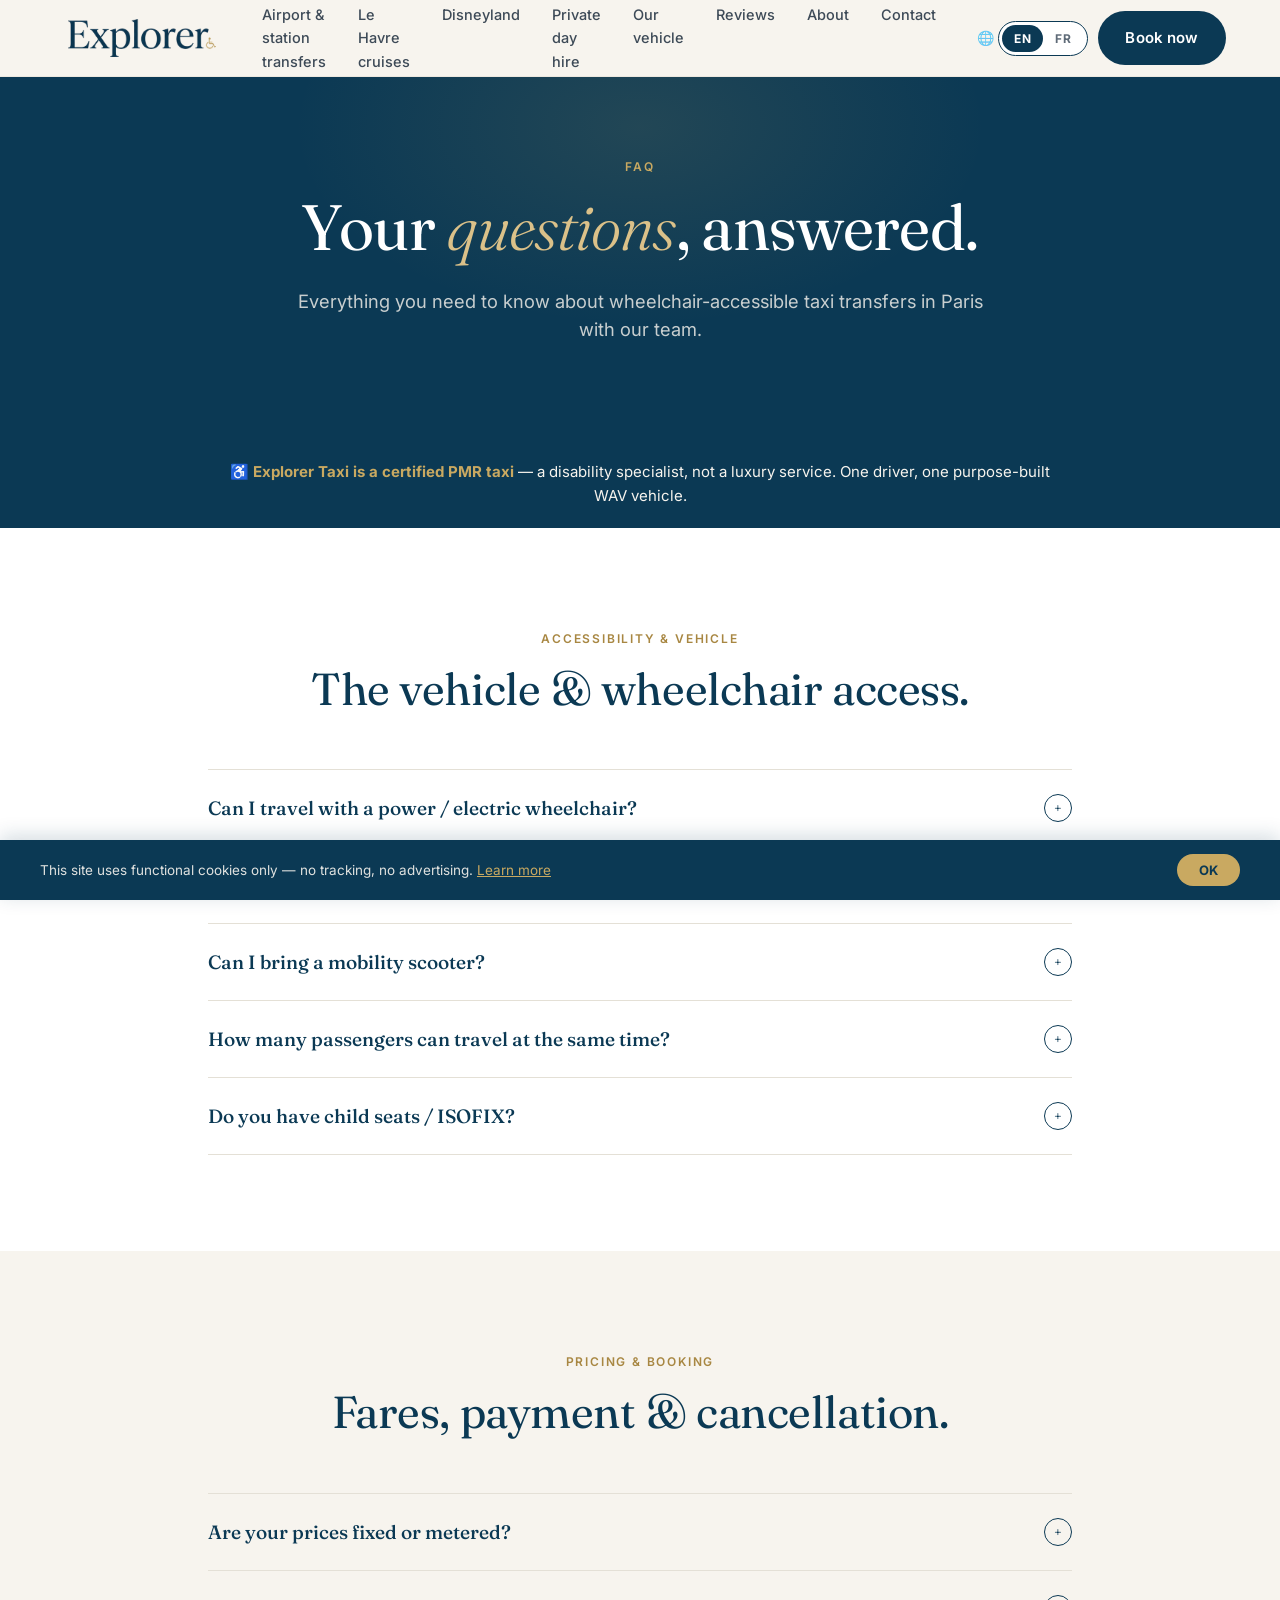
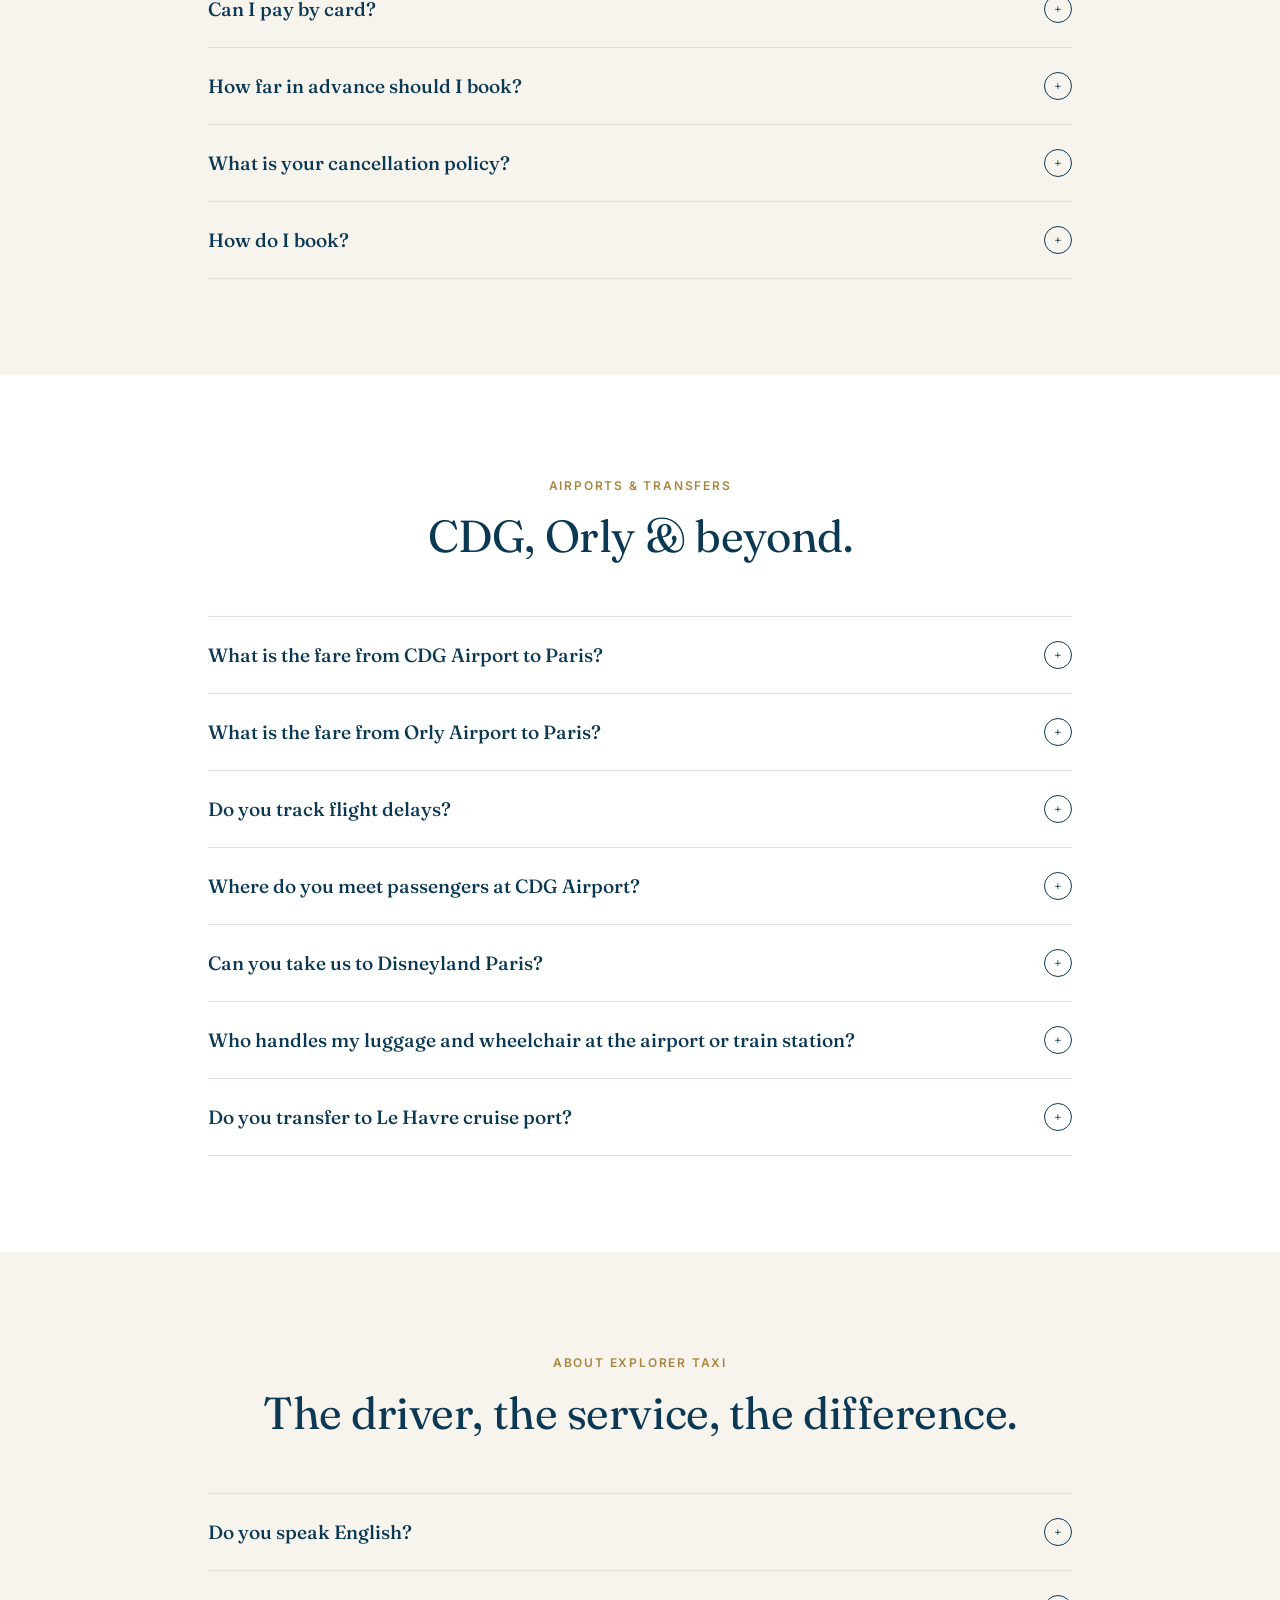
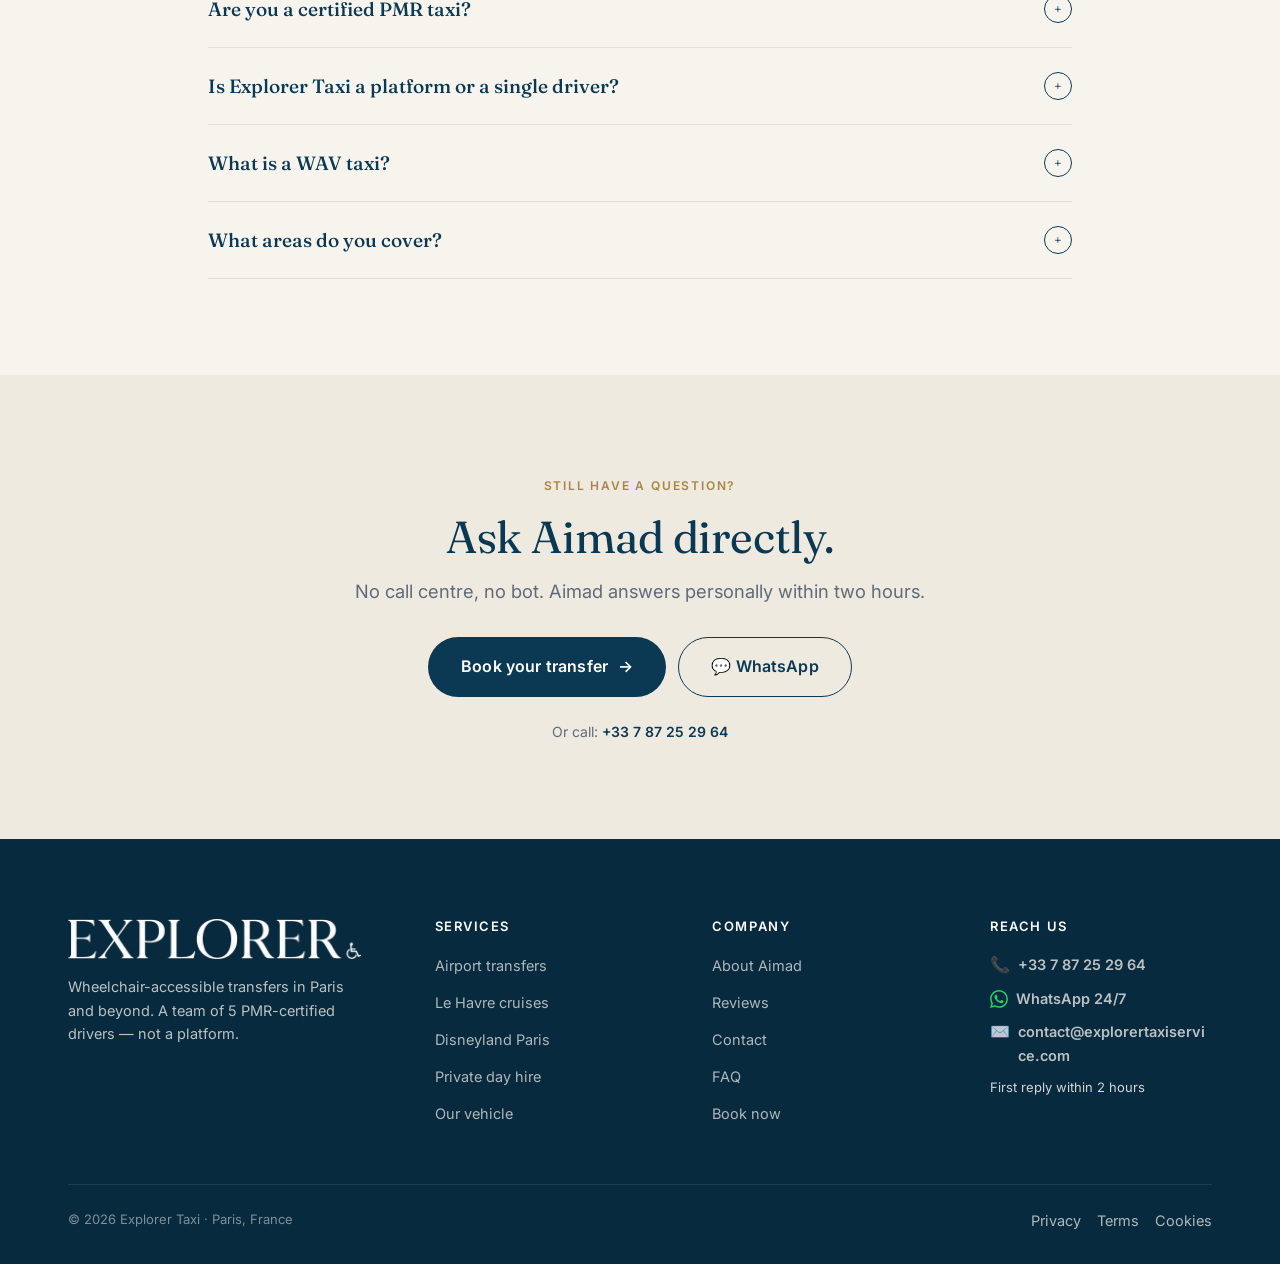
<file: faq.html>
<!doctype html>
<html lang="en" data-lang="en">
<head>
<meta charset="utf-8"><meta name="viewport" content="width=device-width, initial-scale=1">
<title>FAQ — Wheelchair Taxi Paris PMR · Explorer Taxi</title>
<meta name="description" content="Frequently asked questions about Explorer Taxi Paris — wheelchair accessibility, fixed fares, CDG/Orly transfers, English-speaking disability-certified (PMR) driver Aimad.">
<link rel="canonical" href="https://explorertaxiservice.com/faq.html">
<link rel="alternate" hreflang="fr" href="https://explorertaxiservice.com/faq.html">
<link rel="alternate" hreflang="en" href="https://explorertaxiservice.com/faq.html">
<link rel="alternate" hreflang="x-default" href="https://explorertaxiservice.com/faq.html">
<meta property="og:type" content="website">
<meta property="og:site_name" content="Explorer Taxi Paris">
<meta property="og:title" content="FAQ — Wheelchair Taxi Paris PMR · Explorer Taxi">
<meta property="og:description" content="All your questions answered: accessibility, pricing, airports, booking. Disability-certified (PMR) driver Aimad, English-speaking, Paris.">
<meta property="og:url" content="https://explorertaxiservice.com/faq.html">
<meta property="og:image" content="https://explorertaxiservice.com/uploads/vehicle-wheelchair.webp">
<meta name="twitter:card" content="summary_large_image">
<script type="application/ld+json">
{
  "@context": "https://schema.org",
  "@type": "FAQPage",
  "mainEntity": [
    {
      "@type": "Question",
      "name": "Can I travel with a power/electric wheelchair?",
      "acceptedAnswer": {
        "@type": "Answer",
        "text": "Yes. The Ford Tourneo Grand Connect is equipped with an electric telescopic ramp (350kg capacity) and a 4-point Q'Straint tie-down system. It accommodates manual wheelchairs, power wheelchairs, and large mobility scooters."
      }
    },
    {
      "@type": "Question",
      "name": "How many passengers can travel with a wheelchair?",
      "acceptedAnswer": {
        "@type": "Answer",
        "text": "Up to 4 passengers when travelling with a wheelchair, or up to 5 without. For groups larger than 4, a second vehicle can be arranged — contact us directly."
      }
    },
    {
      "@type": "Question",
      "name": "Do you have child seats / ISOFIX?",
      "acceptedAnswer": {
        "@type": "Answer",
        "text": "Yes. ISOFIX-compatible booster seats are available free of charge on request. Please mention it when booking."
      }
    },
    {
      "@type": "Question",
      "name": "Do you offer fixed prices or metered fares?",
      "acceptedAnswer": {
        "@type": "Answer",
        "text": "For airport, station, Disneyland and Le Havre transfers, all fares are fixed — no meter, no surge, no hidden fees. For classic taxi journeys within Paris and Île-de-France (e.g. a medical appointment across town), the official taxi meter applies in accordance with French regulations. Contact us for a quote on any custom journey."
      }
    },
    {
      "@type": "Question",
      "name": "What is the fare from CDG Airport to Paris?",
      "acceptedAnswer": {
        "@type": "Answer",
        "text": "€95 fixed fare, door-to-door, for any address in central Paris. No supplements, no waiting charges for flight delays."
      }
    },
    {
      "@type": "Question",
      "name": "What is the fare from Orly Airport to Paris?",
      "acceptedAnswer": {
        "@type": "Answer",
        "text": "€70 fixed fare, door-to-door, for any address in central Paris."
      }
    },
    {
      "@type": "Question",
      "name": "Who handles my luggage and wheelchair at the airport or train station?",
      "acceptedAnswer": {
        "@type": "Answer",
        "text": "Your driver stays with you from the vehicle all the way to the special assistance desk (PMR) — he carries your luggage, pushes your manual wheelchair if needed, and only leaves once you are checked in with the airport or station's accessibility team. You never have to manage your bags alone. For arrivals, Your driver meets you at the arrivals hall and handles everything until you are settled in the vehicle."
      }
    },
    {
      "@type": "Question",
      "name": "Do you track flight delays?",
      "acceptedAnswer": {
        "@type": "Answer",
        "text": "Yes. We monitor your flight in real time and adjust pick-up time accordingly. You will not be charged for waiting time caused by delays."
      }
    },
    {
      "@type": "Question",
      "name": "Do you speak English?",
      "acceptedAnswer": {
        "@type": "Answer",
        "text": "Yes. Our drivers are English and French speaking. Many clients specifically choose Explorer Taxi because of the language barrier with other services."
      }
    },
    {
      "@type": "Question",
      "name": "Are you a certified wheelchair-accessible (PMR) taxi?",
      "acceptedAnswer": {
        "@type": "Answer",
        "text": "Yes. Aimad holds the official French PMR certification (Personnes à Mobilité Réduite — disability transport standard) since 2014. Explorer Taxi is a disability specialist — not a luxury or premium service. One driver, one purpose-built WAV vehicle."
      }
    },
    {
      "@type": "Question",
      "name": "Is Explorer Taxi a platform or a single driver?",
      "acceptedAnswer": {
        "@type": "Answer",
        "text": "Explorer Taxi is a team of 5 disability-certified (PMR) drivers sharing one purpose-built vehicle. When you book, you book a named driver — not a random dispatch system. 100% show-up rate over 12 years."
      }
    },
    {
      "@type": "Question",
      "name": "How do I book?",
      "acceptedAnswer": {
        "@type": "Answer",
        "text": "Via the online booking form at explorertaxiservice.com/book.html, by WhatsApp (+33 7 87 25 29 64, available 24/7), by phone (7am–11pm), or by email at contact@explorertaxiservice.com."
      }
    },
    {
      "@type": "Question",
      "name": "What is your cancellation policy?",
      "acceptedAnswer": {
        "@type": "Answer",
        "text": "Free cancellation up to 24 hours before your transfer. For cancellations within 24 hours, a fee may apply. Contact us directly for any changes."
      }
    },
    {
      "@type": "Question",
      "name": "What areas do you cover?",
      "acceptedAnswer": {
        "@type": "Answer",
        "text": "Paris and all of Île-de-France, CDG Airport (Roissy), Orly Airport, Beauvais Airport, Disneyland Paris (Marne-la-Vallée), Versailles, Loire Valley, and Le Havre cruise port (Normandy)."
      }
    }
  ]
}
</script>
<link rel="preconnect" href="https://fonts.googleapis.com"><link rel="preconnect" href="https://fonts.gstatic.com" crossorigin>
<link rel="preload" href="https://fonts.googleapis.com/css2?family=Fraunces:ital,opsz,wght@0,9..144,300..600;1,9..144,300..600&family=Inter:wght@400;500;600;700&family=JetBrains+Mono:wght@400;500&display=optional" as="style" onload="this.onload=null;this.rel='stylesheet'"><noscript><link rel="stylesheet" href="https://fonts.googleapis.com/css2?family=Fraunces:ital,opsz,wght@0,9..144,300..600;1,9..144,300..600&family=Inter:wght@400;500;600;700&family=JetBrains+Mono:wght@400;500&display=optional"></noscript>
<link rel="icon" type="image/x-icon" href="uploads/logo/favicon.ico">
<link rel="icon" type="image/png" sizes="32x32" href="uploads/logo/favicon-32.png">
<link rel="icon" type="image/png" sizes="192x192" href="uploads/logo/favicon-192.png">
<link rel="apple-touch-icon" href="uploads/logo/favicon-512.png">
<link rel="stylesheet" href="assets/site.css?v=2">
</head>
<body data-page="faq">
<div data-chrome="header"></div>

<section class="page-hero">
  <div class="container-narrow" style="position: relative; z-index: 1;">
    <div class="breadcrumb">FAQ</div>
    <h1><span data-lang="en">Your <em>questions</em>, answered.</span><span data-lang="fr">Vos <em>questions</em>, nos réponses.</span></h1>
    <p class="lead" style="margin: 24px auto 0;"><span data-lang="en">Everything you need to know about wheelchair-accessible taxi transfers in Paris with our team.</span><span data-lang="fr">Tout ce qu'il faut savoir sur les transferts en taxi PMR à Paris avec notre équipe.</span></p>
  </div>
</section>

<!-- ===== PMR clarification banner ===== -->
<section style="background: var(--marine); padding: 20px 0;">
  <div class="container-narrow center">
    <p style="color: var(--ivory); margin: 0; font-size: 15px;">
      ♿ <strong style="color: var(--gold);"><span data-lang="en">Explorer Taxi is a certified PMR taxi</span><span data-lang="fr">Explorer Taxi est un taxi PMR agréé</span></strong>
      — <span data-lang="en">a disability specialist, not a luxury service. One driver, one purpose-built WAV vehicle.</span><span data-lang="fr">un spécialiste du handicap, pas un service de prestige. Un chauffeur, un véhicule dédié.</span>
    </p>
  </div>
</section>

<!-- ===== FAQ: Accessibility & vehicle ===== -->
<section style="background: var(--white);">
  <div class="container-narrow">
    <div class="section-head reveal">
      <span class="eyebrow"><span data-lang="en">Accessibility &amp; vehicle</span><span data-lang="fr">Accessibilité &amp; véhicule</span></span>
      <h2><span data-lang="en">The vehicle &amp; wheelchair access.</span><span data-lang="fr">Le véhicule et l'accessibilité.</span></h2>
    </div>
    <div class="reveal">
      <div class="faq-item">
        <button class="faq-q"><span><span data-lang="en">Can I travel with a power / electric wheelchair?</span><span data-lang="fr">Peut-on voyager avec un fauteuil roulant électrique ?</span></span><span class="icon">+</span></button>
        <div class="faq-a"><div><span data-lang="en">Yes. The Ford Tourneo Grand Connect is equipped with an electric telescopic ramp (350 kg capacity) and a 4-point Q'Straint tie-down system. It accommodates manual wheelchairs, power wheelchairs, and large mobility scooters.</span><span data-lang="fr">Oui. Le Ford Tourneo Grand Connect est équipé d'une rampe télescopique électrique (capacité 350 kg) et d'un système d'ancrage 4 points Q'Straint. Il accueille les fauteuils manuels, électriques et les scooters de mobilité de grande taille.</span></div></div>
      </div>
      <div class="faq-item">
        <button class="faq-q"><span><span data-lang="en">What size wheelchair fits in the vehicle?</span><span data-lang="fr">Quelles dimensions de fauteuil peut-on embarquer ?</span></span><span class="icon">+</span></button>
        <div class="faq-a"><div><span data-lang="en">The vehicle accommodates most standard and large power wheelchairs and scooters up to 350 kg. If you have a very large or wide power chair, contact Aimad with the dimensions and he'll confirm immediately.</span><span data-lang="fr">Le véhicule accueille la plupart des fauteuils et scooters standards et grands formats jusqu'à 350 kg. Pour un fauteuil particulièrement large, transmettez les dimensions à Aimad qui confirme immédiatement.</span></div></div>
      </div>
      <div class="faq-item">
        <button class="faq-q"><span><span data-lang="en">Can I bring a mobility scooter?</span><span data-lang="fr">Peut-on embarquer un scooter de mobilité ?</span></span><span class="icon">+</span></button>
        <div class="faq-a"><div><span data-lang="en">Yes. Mobility scooters are welcome. The electric ramp and 4-point tie-down system handle scooters as well as wheelchairs. Please mention your scooter at booking so we can confirm it fits.</span><span data-lang="fr">Oui. Les scooters de mobilité sont les bienvenus. La rampe électrique et l'ancrage 4 points s'adaptent aux scooters comme aux fauteuils. Merci de le mentionner à la réservation.</span></div></div>
      </div>
      <div class="faq-item">
        <button class="faq-q"><span><span data-lang="en">How many passengers can travel at the same time?</span><span data-lang="fr">Combien de passagers peut-on embarquer ensemble ?</span></span><span class="icon">+</span></button>
        <div class="faq-a"><div><span data-lang="en">Up to 4 passengers when travelling with a wheelchair, or up to 5 without. For groups larger than 4, a second vehicle can be arranged so everyone travels together. Contact us directly to organise.</span><span data-lang="fr">Jusqu'à 4 passagers avec un fauteuil, ou jusqu'à 5 sans. Pour les groupes de plus de 4, un second véhicule peut être organisé pour que tout le monde voyage ensemble.</span></div></div>
      </div>
      <div class="faq-item">
        <button class="faq-q"><span><span data-lang="en">Do you have child seats / ISOFIX?</span><span data-lang="fr">Y a-t-il des sièges enfant / ISOFIX ?</span></span><span class="icon">+</span></button>
        <div class="faq-a"><div><span data-lang="en">Yes. ISOFIX-compatible booster seats are available free of charge on request. Please mention it when booking so your driver can prepare accordingly.</span><span data-lang="fr">Oui. Des sièges rehausseurs compatibles ISOFIX sont disponibles gratuitement sur demande. Merci de le préciser à la réservation.</span></div></div>
      </div>
    </div>
  </div>
</section>

<!-- ===== FAQ: Pricing & booking ===== -->
<section>
  <div class="container-narrow">
    <div class="section-head reveal">
      <span class="eyebrow"><span data-lang="en">Pricing &amp; booking</span><span data-lang="fr">Tarifs &amp; réservation</span></span>
      <h2><span data-lang="en">Fares, payment &amp; cancellation.</span><span data-lang="fr">Tarifs, paiement &amp; annulation.</span></h2>
    </div>
    <div class="reveal">
      <div class="faq-item">
        <button class="faq-q"><span><span data-lang="en">Are your prices fixed or metered?</span><span data-lang="fr">Les tarifs sont-ils fixes ou au compteur ?</span></span><span class="icon">+</span></button>
        <div class="faq-a"><div><span data-lang="en">For airport, station, Disneyland and Le Havre transfers, all fares are fixed — no meter, no surge, no hidden fees: CDG €95, Orly €70, Disneyland €120, train stations €50, Le Havre €450. For classic taxi journeys within Paris and Île-de-France (e.g. a medical appointment, a local trip), the official taxi meter applies in accordance with French regulations. Contact us for a quote on any custom journey.</span><span data-lang="fr">Pour les transferts aéroport, gares, Disneyland et Le Havre, tous les tarifs sont forfaitaires — pas de compteur, pas de surcharge : CDG 95 €, Orly 70 €, Disneyland 120 €, gares 50 €, Le Havre 450 €. Pour les courses taxi classiques en Île-de-France (rendez-vous médical, trajet local), le taximètre officiel s'applique conformément à la réglementation. Contactez-nous pour un devis sur mesure.</span></div></div>
      </div>
      <div class="faq-item">
        <button class="faq-q"><span><span data-lang="en">Can I pay by card?</span><span data-lang="fr">Peut-on payer par carte ?</span></span><span class="icon">+</span></button>
        <div class="faq-a"><div><span data-lang="en">Yes. Payment by card, cash, or bank transfer is accepted. Ask us which method suits you best when you book.</span><span data-lang="fr">Oui. Le paiement par carte, en espèces ou par virement est accepté. Demandez-nous la méthode qui vous convient le mieux lors de la réservation.</span></div></div>
      </div>
      <div class="faq-item">
        <button class="faq-q"><span><span data-lang="en">How far in advance should I book?</span><span data-lang="fr">Combien de temps à l'avance faut-il réserver ?</span></span><span class="icon">+</span></button>
        <div class="faq-a"><div><span data-lang="en">As early as possible is recommended, especially for early morning flights. Most bookings are confirmed within 2 hours. Same-day bookings are sometimes possible — contact Aimad directly via WhatsApp to check availability.</span><span data-lang="fr">Le plus tôt possible est recommandé, surtout pour les vols matinaux. La plupart des réservations sont confirmées sous 2h. Les réservations du jour sont parfois possibles — contactez Aimad directement par WhatsApp.</span></div></div>
      </div>
      <div class="faq-item">
        <button class="faq-q"><span><span data-lang="en">What is your cancellation policy?</span><span data-lang="fr">Quelle est la politique d'annulation ?</span></span><span class="icon">+</span></button>
        <div class="faq-a"><div><span data-lang="en">Free cancellation up to 24 hours before your transfer. For cancellations within 24 hours, a fee may apply. Contact us directly by WhatsApp or phone for any changes.</span><span data-lang="fr">Annulation gratuite jusqu'à 24h avant le transfert. Pour les annulations dans les 24h, des frais peuvent s'appliquer. Contactez-nous directement par WhatsApp ou téléphone.</span></div></div>
      </div>
      <div class="faq-item">
        <button class="faq-q"><span><span data-lang="en">How do I book?</span><span data-lang="fr">Comment réserver ?</span></span><span class="icon">+</span></button>
        <div class="faq-a"><div><span data-lang="en">Via the <a href="book.html" style="color:var(--marine);font-weight:600;">online booking form</a>, by WhatsApp (+33 7 87 25 29 64, available 24/7), by phone (7am–11pm), or by email at contact@explorertaxiservice.com. Aimad replies personally within 2 hours.</span><span data-lang="fr">Via le <a href="book.html" style="color:var(--marine);font-weight:600;">formulaire de réservation en ligne</a>, par WhatsApp (+33 7 87 25 29 64, disponible 24h/7j), par téléphone (7h–23h) ou par email à contact@explorertaxiservice.com. Aimad répond personnellement sous 2h.</span></div></div>
      </div>
    </div>
  </div>
</section>

<!-- ===== FAQ: Airports & transfers ===== -->
<section style="background: var(--white);">
  <div class="container-narrow">
    <div class="section-head reveal">
      <span class="eyebrow"><span data-lang="en">Airports &amp; transfers</span><span data-lang="fr">Aéroports &amp; transferts</span></span>
      <h2><span data-lang="en">CDG, Orly &amp; beyond.</span><span data-lang="fr">CDG, Orly et au-delà.</span></h2>
    </div>
    <div class="reveal">
      <div class="faq-item">
        <button class="faq-q"><span><span data-lang="en">What is the fare from CDG Airport to Paris?</span><span data-lang="fr">Quel est le tarif depuis CDG vers Paris ?</span></span><span class="icon">+</span></button>
        <div class="faq-a"><div><span data-lang="en">€95 fixed fare, door-to-door, for any address in central Paris. No supplements for luggage, no waiting charges for flight delays.</span><span data-lang="fr">95 € tarif fixe, porte-à-porte, pour toute adresse à Paris centre. Aucun supplément bagage, aucune majoration pour retard de vol.</span></div></div>
      </div>
      <div class="faq-item">
        <button class="faq-q"><span><span data-lang="en">What is the fare from Orly Airport to Paris?</span><span data-lang="fr">Quel est le tarif depuis l'aéroport d'Orly ?</span></span><span class="icon">+</span></button>
        <div class="faq-a"><div><span data-lang="en">€70 fixed fare, door-to-door, for any address in central Paris.</span><span data-lang="fr">70 € tarif fixe, porte-à-porte, pour toute adresse à Paris centre.</span></div></div>
      </div>
      <div class="faq-item">
        <button class="faq-q"><span><span data-lang="en">Do you track flight delays?</span><span data-lang="fr">Suivez-vous les retards de vol ?</span></span><span class="icon">+</span></button>
        <div class="faq-a"><div><span data-lang="en">Yes. We monitor your flight in real time and adjust the pick-up time accordingly. You will not be charged extra for delays outside your control. Just share your flight number when booking.</span><span data-lang="fr">Oui. Nous suivons votre vol en temps réel et adaptons l'heure de prise en charge. Aucun supplément pour les retards indépendants de votre volonté. Indiquez simplement votre numéro de vol à la réservation.</span></div></div>
      </div>
      <div class="faq-item">
        <button class="faq-q"><span><span data-lang="en">Where do you meet passengers at CDG Airport?</span><span data-lang="fr">Où est le point de rendez-vous à CDG ?</span></span><span class="icon">+</span></button>
        <div class="faq-a"><div><span data-lang="en">Your driver meets you at the arrivals hall exit of your terminal, holding a name sign. He'll confirm the exact meeting point when you book, depending on your terminal (T1, T2, T3).</span><span data-lang="fr">Votre chauffeur vous attend à la sortie de la zone d'arrivée de votre terminal, avec un panneau à votre nom. Il confirme le point de rendez-vous exact à la réservation, selon votre terminal (T1, T2, T3).</span></div></div>
      </div>
      <div class="faq-item">
        <button class="faq-q"><span><span data-lang="en">Can you take us to Disneyland Paris?</span><span data-lang="fr">Faites-vous les transferts vers Disneyland Paris ?</span></span><span class="icon">+</span></button>
        <div class="faq-a"><div><span data-lang="en">Yes. €120 from CDG Airport, €90 from central Paris. Strollers and wheelchairs are welcome. The vehicle is fully family-friendly with ISOFIX seats available on request.</span><span data-lang="fr">Oui. 120 € depuis CDG, 90 € depuis Paris centre. Poussettes et fauteuils bienvenus. Le véhicule est adapté aux familles avec sièges ISOFIX sur demande.</span></div></div>
      </div>
      <div class="faq-item">
        <button class="faq-q"><span><span data-lang="en">Who handles my luggage and wheelchair at the airport or train station?</span><span data-lang="fr">Qui s'occupe de mes bagages et de mon fauteuil à l'aéroport ou en gare ?</span></span><span class="icon">+</span></button>
        <div class="faq-a"><div><span data-lang="en">Your driver stays with you from the vehicle all the way to the special assistance desk — he carries your luggage, pushes your manual wheelchair if needed, and only leaves once you are checked in with the airport or station's accessibility team. You never have to manage your bags alone. For arrivals, the same applies in reverse: Your driver meets you at the arrivals hall and handles everything until you are settled in the vehicle.</span><span data-lang="fr">Votre chauffeur vous accompagne du véhicule jusqu'au bureau d'assistance PMR de l'aéroport ou de la gare — il porte vos bagages, pousse votre fauteuil manuel si besoin, et ne vous quitte qu'une fois que vous êtes pris en charge par l'équipe d'accessibilité. Vous n'avez jamais à gérer vos bagages seul. À l'arrivée, c'est l'inverse : Votre chauffeur vous accueille à la sortie des arrivées et s'occupe de tout jusqu'à ce que vous soyez installé dans le véhicule.</span></div></div>
      </div>
      <div class="faq-item">
        <button class="faq-q"><span><span data-lang="en">Do you transfer to Le Havre cruise port?</span><span data-lang="fr">Faites-vous les transferts vers le port du Havre ?</span></span><span class="icon">+</span></button>
        <div class="faq-a"><div><span data-lang="en">Yes. €450 fixed fare between Le Havre cruise port and central Paris. Aimad meets you inside the terminal and tracks your ship's docking status. Early morning pickups (from 4am) are available.</span><span data-lang="fr">Oui. 450 € tarif fixe entre le port du Havre et Paris centre. Aimad vous accueille à l'intérieur du terminal et suit l'accostage de votre navire. Prises en charge très tôt le matin (dès 4h) possibles.</span></div></div>
      </div>
    </div>
  </div>
</section>

<!-- ===== FAQ: About Explorer Taxi ===== -->
<section>
  <div class="container-narrow">
    <div class="section-head reveal">
      <span class="eyebrow"><span data-lang="en">About Explorer Taxi</span><span data-lang="fr">À propos d'Explorer Taxi</span></span>
      <h2><span data-lang="en">The driver, the service, the difference.</span><span data-lang="fr">Le chauffeur, le service, la différence.</span></h2>
    </div>
    <div class="reveal">
      <div class="faq-item">
        <button class="faq-q"><span><span data-lang="en">Do you speak English?</span><span data-lang="fr">Parlez-vous anglais ?</span></span><span class="icon">+</span></button>
        <div class="faq-a"><div><span data-lang="en">Yes. Aimad is fully fluent in English and French. Many clients — particularly tourists from the UK, USA, and Australia — specifically choose Explorer Taxi because of the language barrier with other French services.</span><span data-lang="fr">Oui. Aimad parle couramment anglais et français. De nombreux clients — notamment des touristes britanniques, américains et australiens — choisissent spécifiquement Explorer Taxi pour cette raison.</span></div></div>
      </div>
      <div class="faq-item">
        <button class="faq-q"><span><span data-lang="en">Are you a certified PMR taxi?</span><span data-lang="fr">Êtes-vous un taxi certifié PMR ?</span></span><span class="icon">+</span></button>
        <div class="faq-a"><div><span data-lang="en">Yes. Aimad holds the official PMR (Personnes à Mobilité Réduite) certification since 2014. Explorer Taxi is a disability specialist — not a luxury or premium service. The vehicle is purpose-built for wheelchair users, not adapted as an afterthought.</span><span data-lang="fr">Oui. Aimad est titulaire de la certification officielle PMR (Personnes à Mobilité Réduite) depuis 2014. Explorer Taxi est un spécialiste du handicap — pas un service de prestige. Le véhicule est conçu pour les fauteuils roulants, pas adapté en option.</span></div></div>
      </div>
      <div class="faq-item">
        <button class="faq-q"><span><span data-lang="en">Is Explorer Taxi a platform or a single driver?</span><span data-lang="fr">Explorer Taxi est-il une plateforme ou un chauffeur indépendant ?</span></span><span class="icon">+</span></button>
        <div class="faq-a"><div><span data-lang="en">Explorer Taxi is one dedicated driver (Aimad) with one purpose-built vehicle. When you book, you book Aimad directly — not a dispatch system. There is no call centre. 100% show-up rate over 12 years.</span><span data-lang="fr">Explorer Taxi, c'est un seul chauffeur (Aimad) et un seul véhicule dédié. Quand vous réservez, vous réservez Aimad directement — pas un système de dispatch, pas de centrale d'appels. Taux de présence 100 % depuis 12 ans.</span></div></div>
      </div>
      <div class="faq-item">
        <button class="faq-q"><span><span data-lang="en">What is a WAV taxi?</span><span data-lang="fr">Qu'est-ce qu'un taxi WAV ?</span></span><span class="icon">+</span></button>
        <div class="faq-a"><div><span data-lang="en">WAV stands for Wheelchair Accessible Vehicle. It means the vehicle has been professionally converted with a ramp or lift, tie-down system, and sufficient floor space to transport a passenger who remains seated in their wheelchair. Explorer Taxi's WAV is a Ford Tourneo Grand Connect converted by Handynamic.</span><span data-lang="fr">WAV signifie Wheelchair Accessible Vehicle (véhicule accessible en fauteuil roulant). Il s'agit d'un véhicule aménagé professionnellement avec une rampe ou élévateur, un système d'ancrage et un espace suffisant pour voyager en fauteuil. Le WAV d'Explorer Taxi est un Ford Tourneo Grand Connect aménagé par Handynamic.</span></div></div>
      </div>
      <div class="faq-item">
        <button class="faq-q"><span><span data-lang="en">What areas do you cover?</span><span data-lang="fr">Quelle est la zone de couverture ?</span></span><span class="icon">+</span></button>
        <div class="faq-a"><div><span data-lang="en">Paris and all of Île-de-France, CDG Airport (Roissy), Orly Airport, Beauvais Airport, Disneyland Paris (Marne-la-Vallée), Versailles, Loire Valley, and Le Havre cruise port (Normandy). For destinations outside this list, contact Aimad directly for a quote.</span><span data-lang="fr">Paris et toute l'Île-de-France, aéroport CDG (Roissy), Orly, Beauvais, Disneyland Paris (Marne-la-Vallée), Versailles, Val de Loire et port de croisière du Havre (Normandie). Pour d'autres destinations, contactez Aimad pour un devis.</span></div></div>
      </div>
    </div>
  </div>
</section>

<!-- ===== CTA ===== -->
<section style="background: var(--ivory-warm);">
  <div class="container-narrow center reveal">
    <span class="eyebrow"><span data-lang="en">Still have a question?</span><span data-lang="fr">Une autre question ?</span></span>
    <h2 style="margin-bottom: 16px;"><span data-lang="en">Ask Aimad directly.</span><span data-lang="fr">Posez-la directement à Aimad.</span></h2>
    <p class="lead" style="margin: 0 auto 32px;"><span data-lang="en">No call centre, no bot. Aimad answers personally within two hours.</span><span data-lang="fr">Pas de centrale, pas de bot. Aimad répond personnellement sous deux heures.</span></p>
    <div style="display: flex; gap: 12px; justify-content: center; flex-wrap: wrap;">
      <a href="book.html" class="btn btn-marine btn-lg btn-arrow"><span data-lang="en">Book your transfer</span><span data-lang="fr">Réserver</span></a>
      <a href="https://wa.me/33787252964" class="btn btn-outline btn-lg">💬 WhatsApp</a>
    </div>
    <p style="margin: 24px 0 0; font-size: 14px; color: var(--slate-soft);"><span data-lang="en">Or call: </span><span data-lang="fr">Ou appelez : </span><a href="tel:+33787252964" style="color: var(--marine); font-weight: 600;">+33 7 87 25 29 64</a></p>
  </div>
</section>

<div data-chrome="footer"></div>
<script src="assets/chrome.js" defer></script>
<script src="assets/site.js" defer></script>
</body>
</html>
</file>
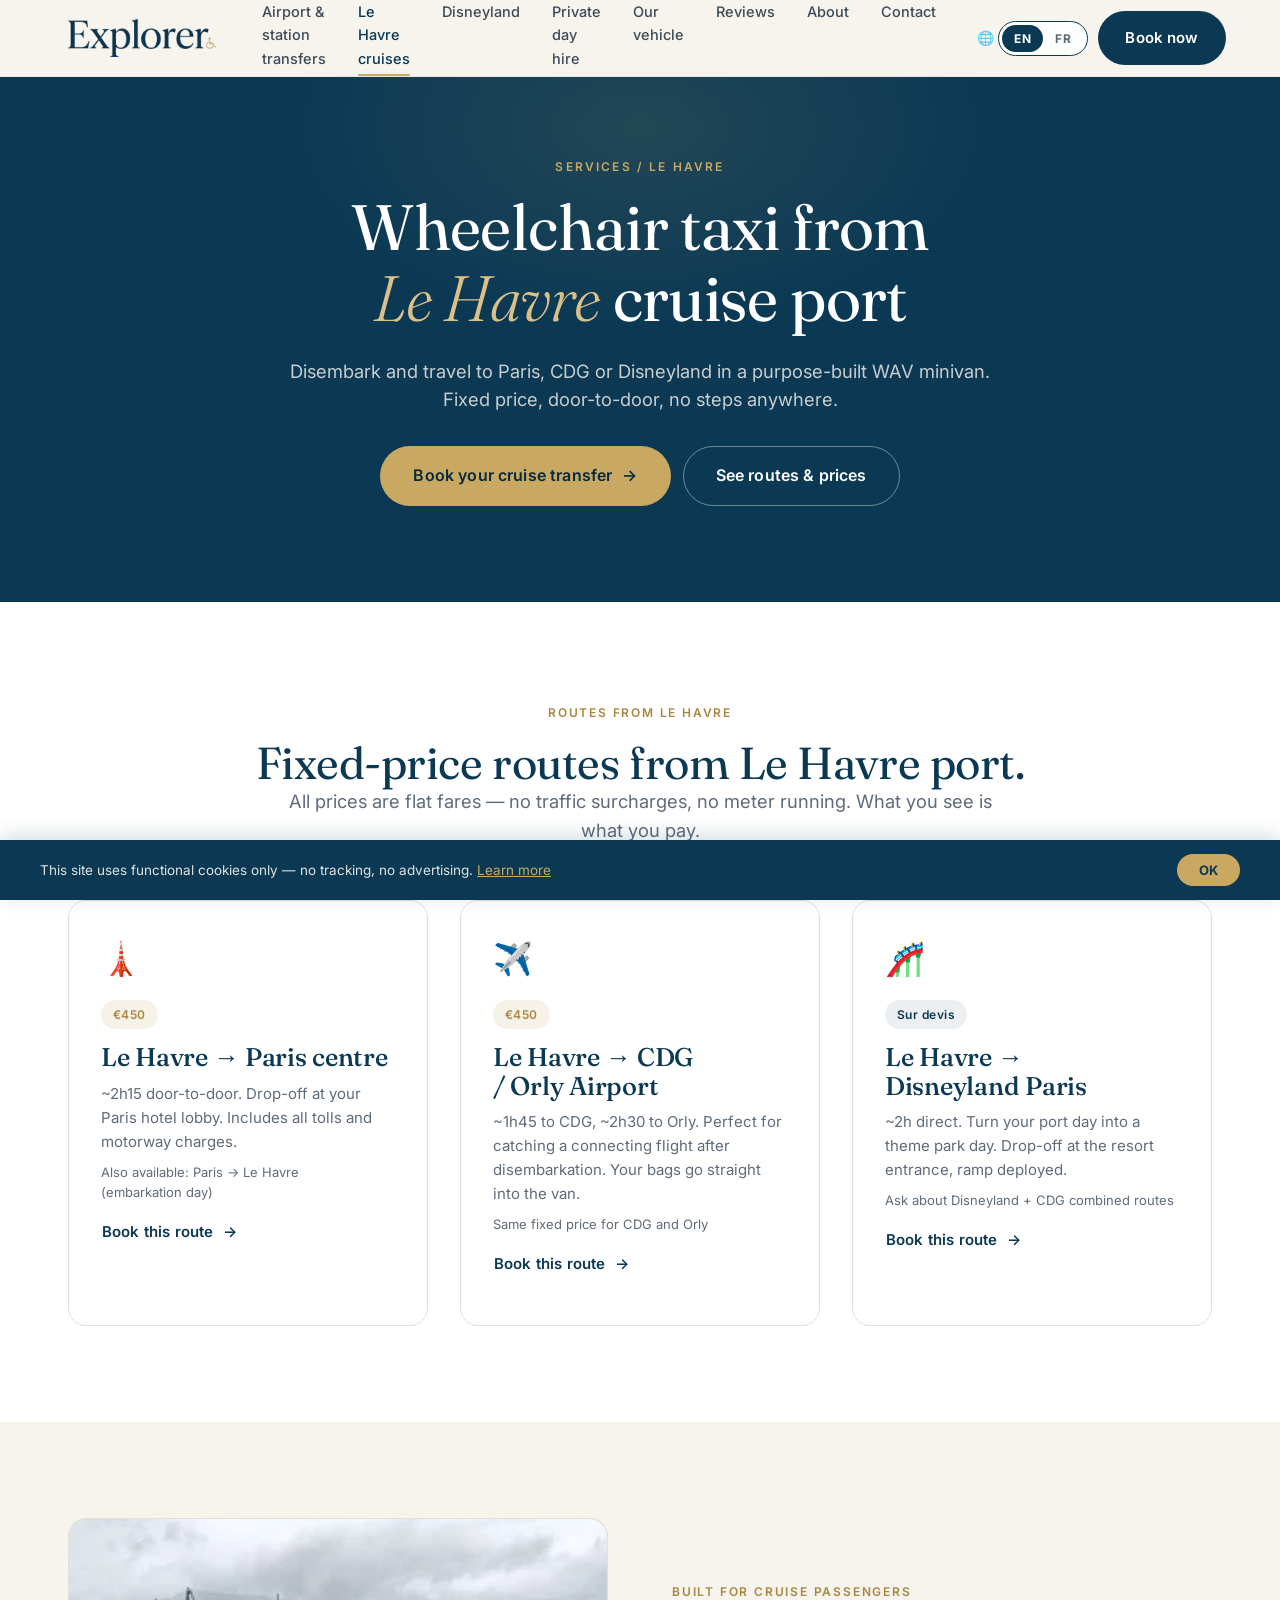
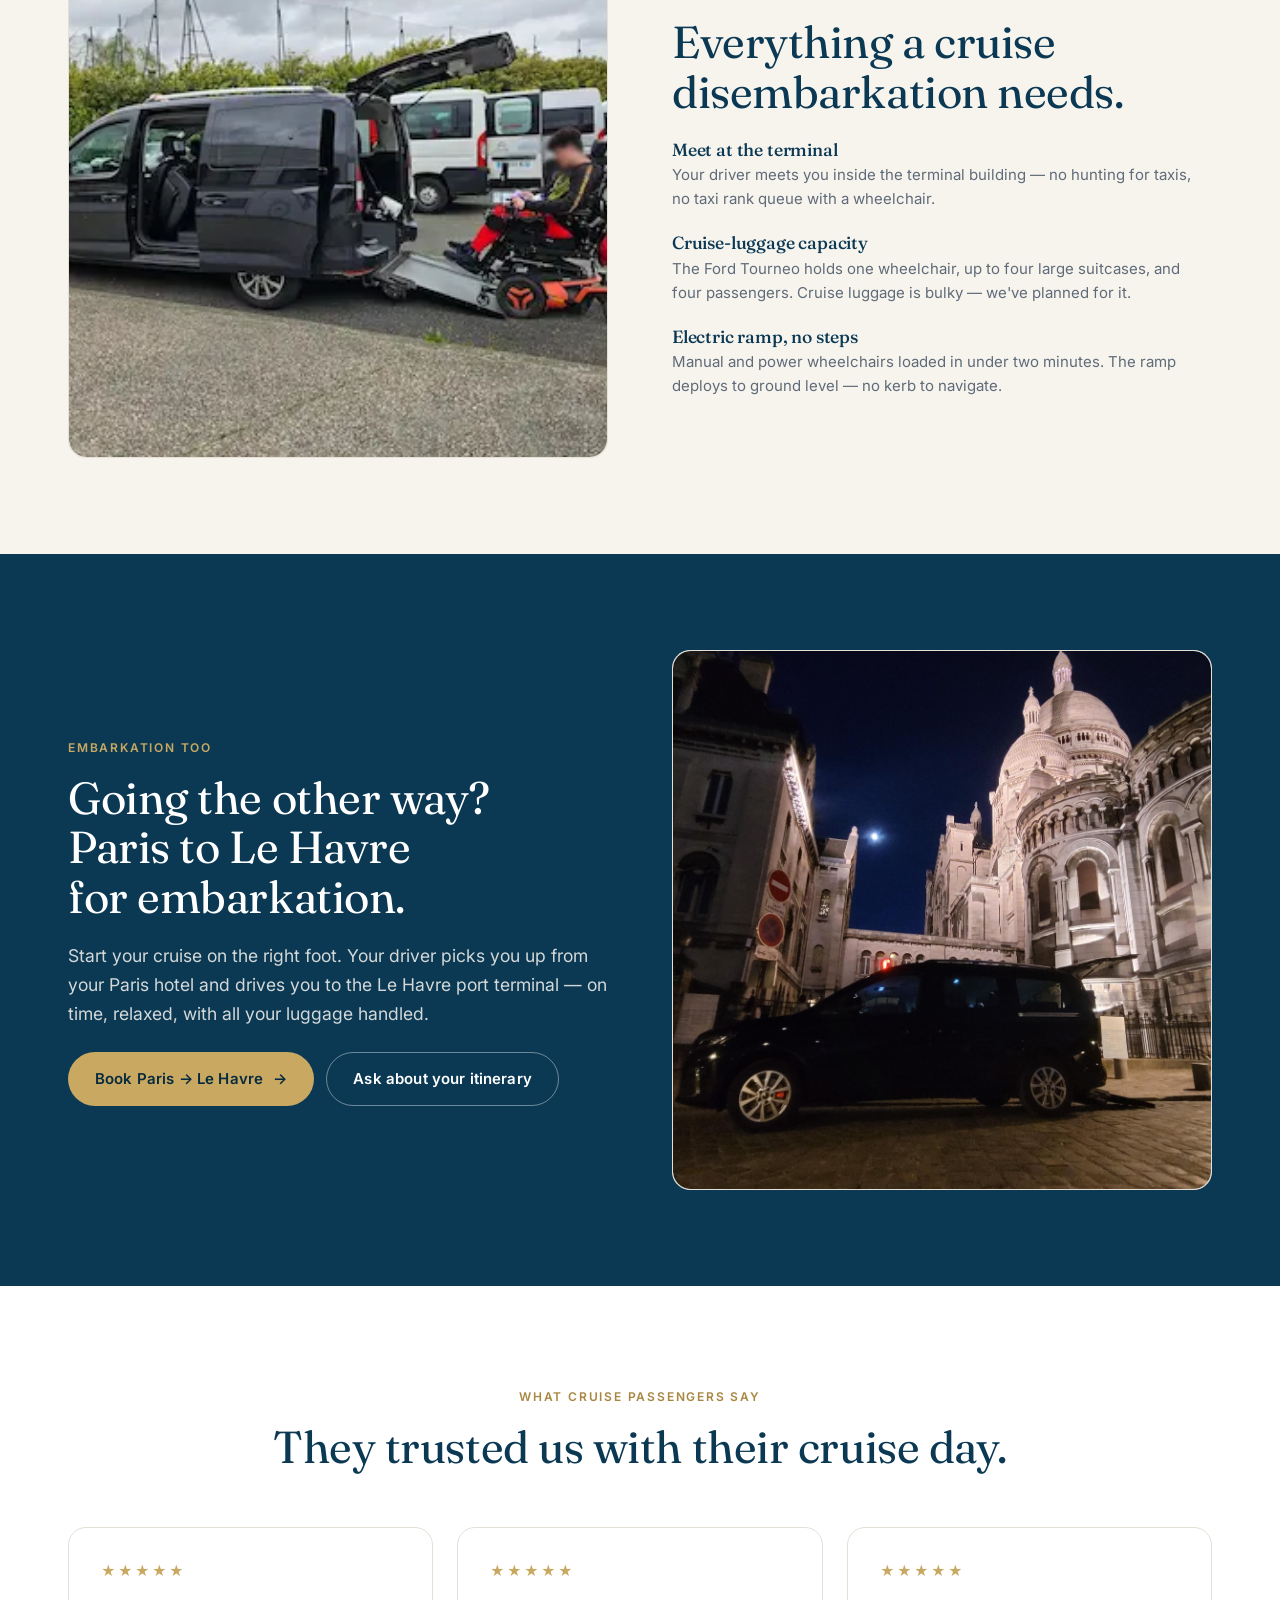
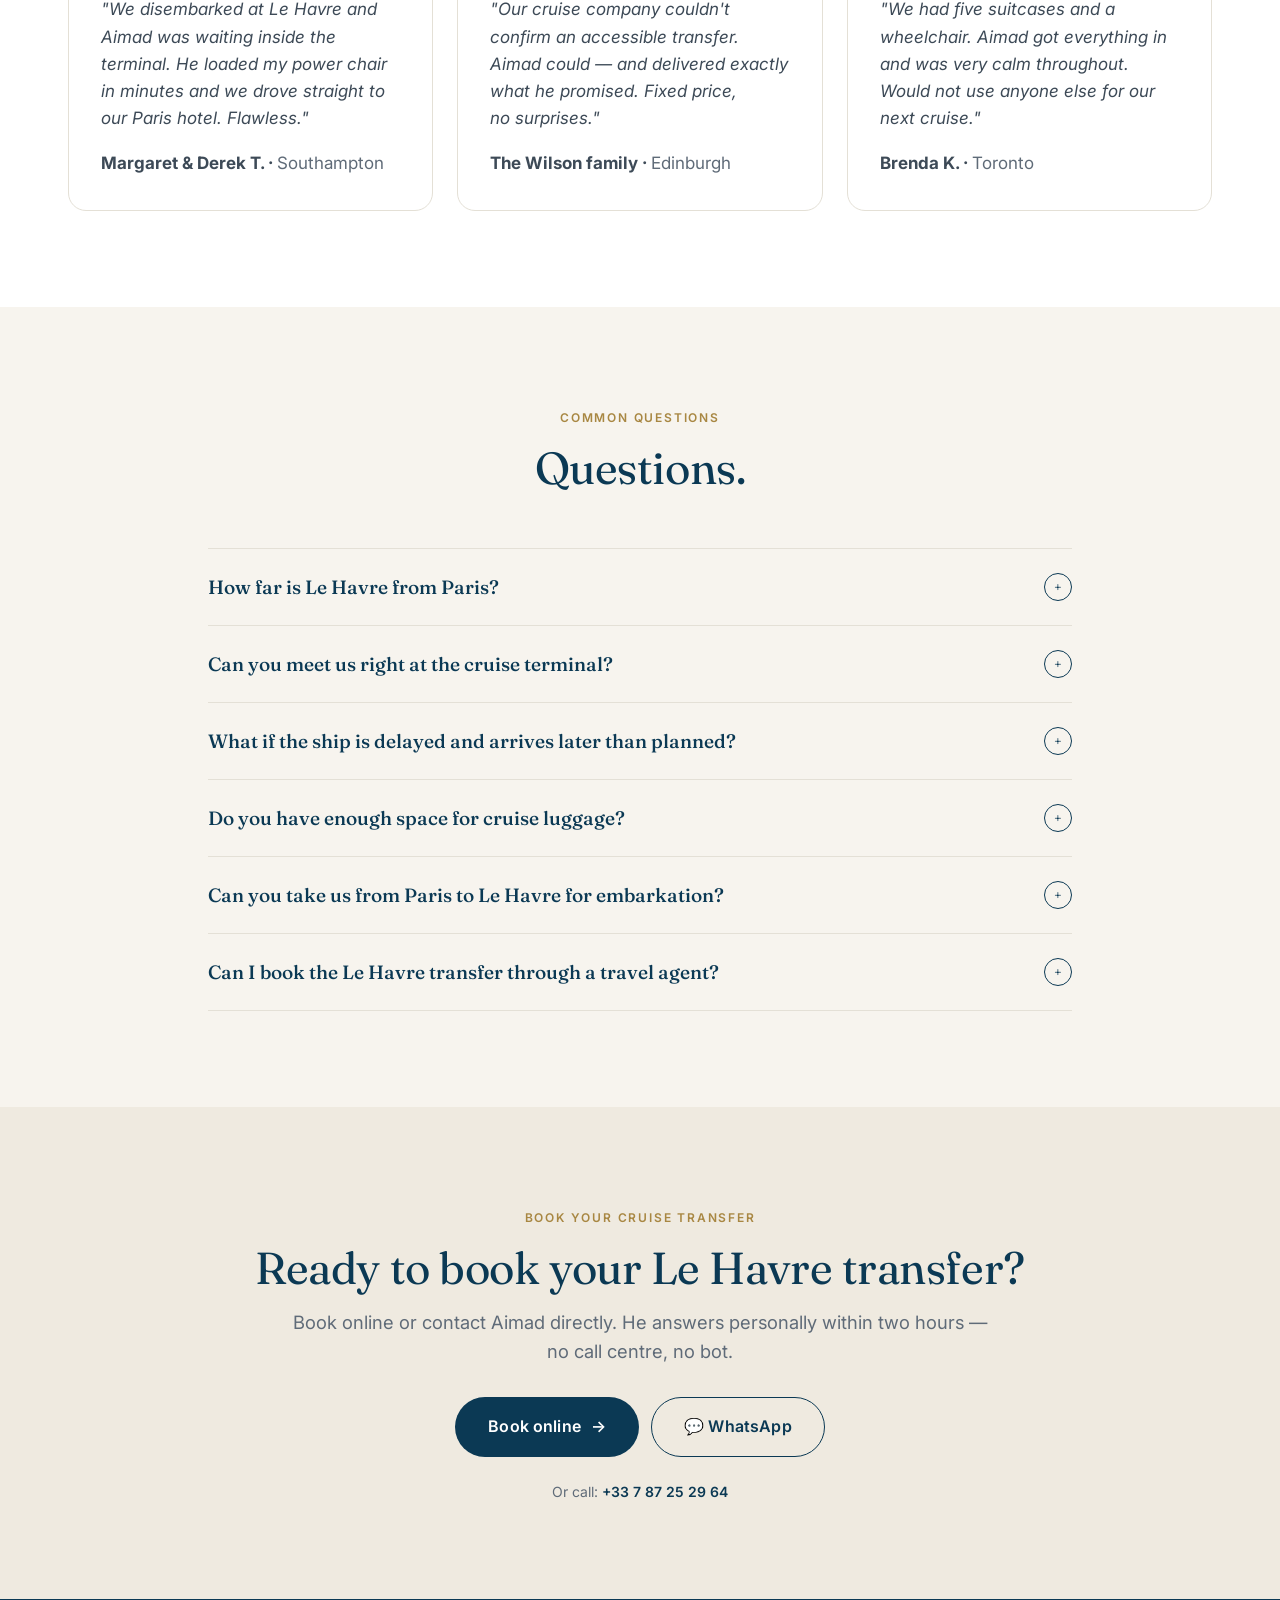
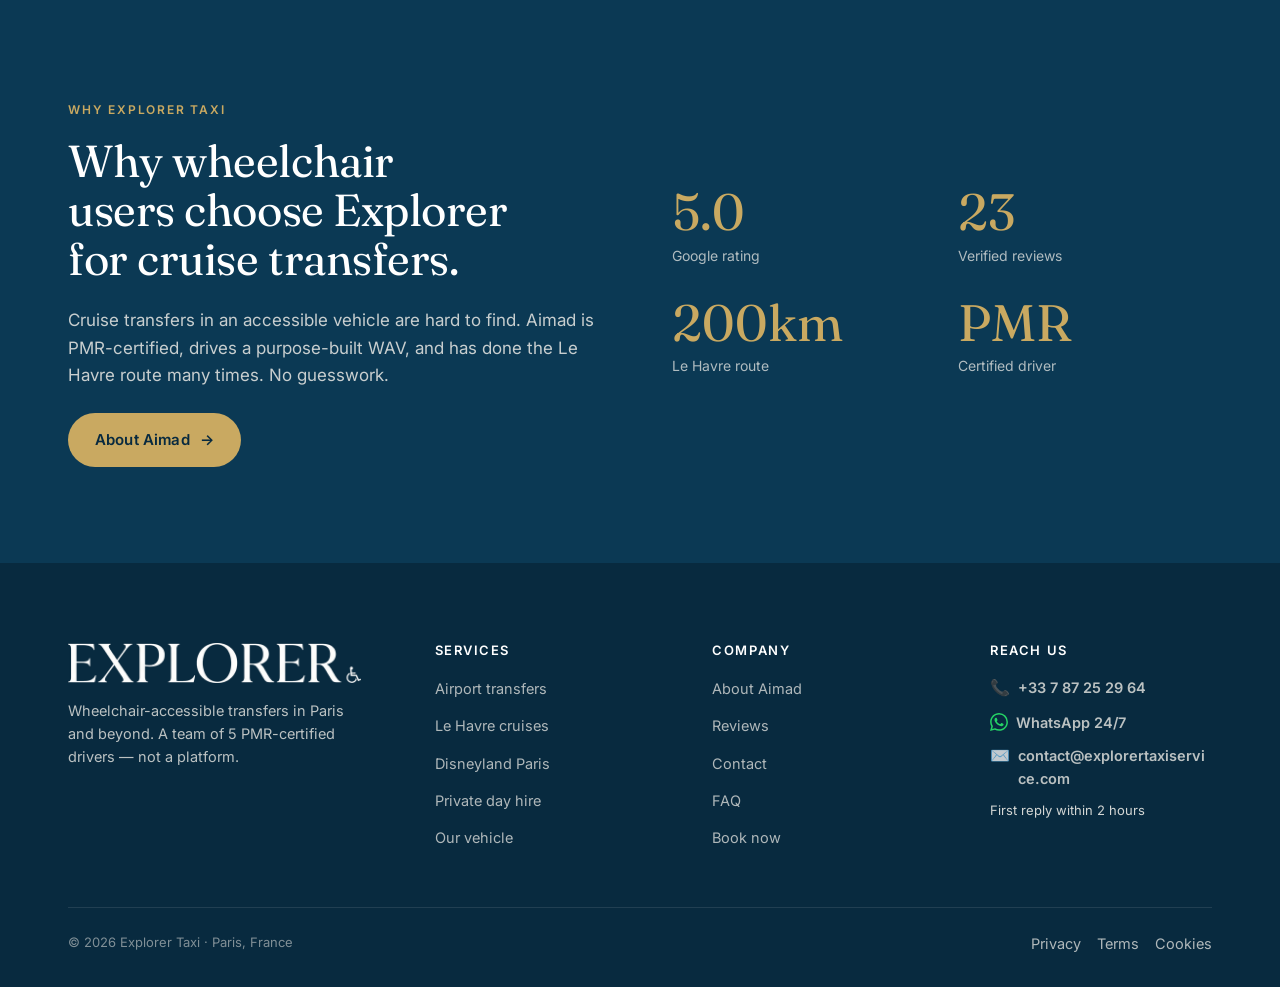
<file: le-havre.html>
<!doctype html>
<html lang="en" data-lang="en">
<head>
<meta charset="utf-8"><meta name="viewport" content="width=device-width, initial-scale=1">
<title>Wheelchair Taxi Le Havre — Paris &amp; CDG Transfer · Explorer Taxi</title>
<meta name="description" content="Wheelchair-accessible taxi from Le Havre cruise port to Paris, CDG airport or Disneyland. Fixed price, WAV minivan with electric ramp. Disability-certified (PMR) driver Aimad — book directly.">
<link rel="canonical" href="https://explorertaxiservice.com/le-havre.html">
<link rel="alternate" hreflang="fr" href="https://explorertaxiservice.com/le-havre.html">
<link rel="alternate" hreflang="en" href="https://explorertaxiservice.com/le-havre.html">
<link rel="alternate" hreflang="x-default" href="https://explorertaxiservice.com/le-havre.html">
<meta property="og:type" content="website">
<meta property="og:site_name" content="Explorer Taxi Paris">
<meta property="og:title" content="Wheelchair Taxi Le Havre Cruise Port — Transfer to Paris &amp; CDG · Explorer Taxi">
<meta property="og:description" content="Wheelchair-accessible taxi from Le Havre cruise port to Paris, CDG airport or Disneyland. Fixed price, WAV minivan. Book Aimad directly.">
<meta property="og:url" content="https://explorertaxiservice.com/le-havre.html">
<meta property="og:image" content="https://explorertaxiservice.com/uploads/vehicle-wheelchair.webp">
<meta name="twitter:card" content="summary_large_image">
<script type="application/ld+json">
{
  "@context": "https://schema.org",
  "@type": ["TaxiService","LocalBusiness"],
  "name": "Explorer Taxi Paris",
  "description": "Wheelchair-accessible taxi from Le Havre cruise port to Paris, CDG airport and Disneyland. WAV minivan with electric ramp.",
  "url": "https://explorertaxiservice.com/le-havre.html",
  "telephone": "+33787252964",
  "email": "contact@explorertaxiservice.com",
  "address": {"@type": "PostalAddress","addressLocality": "Paris","addressRegion": "Île-de-France","addressCountry": "FR"},
  "priceRange": "€€€",
  "image": "https://explorertaxiservice.com/uploads/vehicle-wheelchair.webp",
  "aggregateRating": {"@type": "AggregateRating","ratingValue": "5.0","reviewCount": "23"}
}
</script>
<link rel="preconnect" href="https://fonts.googleapis.com"><link rel="preconnect" href="https://fonts.gstatic.com" crossorigin>
<link rel="preload" href="https://fonts.googleapis.com/css2?family=Fraunces:ital,opsz,wght@0,9..144,300..600;1,9..144,300..600&family=Inter:wght@400;500;600;700&family=JetBrains+Mono:wght@400;500&display=optional" as="style" onload="this.onload=null;this.rel='stylesheet'"><noscript><link rel="stylesheet" href="https://fonts.googleapis.com/css2?family=Fraunces:ital,opsz,wght@0,9..144,300..600;1,9..144,300..600&family=Inter:wght@400;500;600;700&family=JetBrains+Mono:wght@400;500&display=optional"></noscript>
<link rel="icon" type="image/x-icon" href="uploads/logo/favicon.ico">
<link rel="icon" type="image/png" sizes="32x32" href="uploads/logo/favicon-32.png">
<link rel="icon" type="image/png" sizes="192x192" href="uploads/logo/favicon-192.png">
<link rel="apple-touch-icon" href="uploads/logo/favicon-512.png">
<link rel="stylesheet" href="assets/site.css?v=2">
</head>
<body data-page="le-havre">
<div data-chrome="header"></div>

<section class="page-hero">
  <div class="container-narrow" style="position: relative; z-index: 1;">
    <div class="breadcrumb"><span data-lang="en">Services / Le Havre</span><span data-lang="fr">Services / Le Havre</span></div>
    <h1><span data-lang="en">Wheelchair taxi from <em>Le Havre</em> cruise port</span><span data-lang="fr">Taxi accessible depuis le port de croisière <em>du Havre</em></span></h1>
    <p class="lead" style="margin: 24px auto 0;"><span data-lang="en">Disembark and travel to Paris, CDG or Disneyland in a purpose-built WAV minivan. Fixed price, door-to-door, no steps anywhere.</span><span data-lang="fr">Débarquez et rejoignez Paris, CDG ou Disneyland dans un van PMR. Tarif fixe, porte-à-porte, aucune marche.</span></p>
    <div class="page-hero-actions">
      <a href="book.html" class="btn btn-primary btn-lg btn-arrow"><span data-lang="en">Book your cruise transfer</span><span data-lang="fr">Réserver votre transfert croisière</span></a>
      <a href="#routes" class="btn btn-ghost-light btn-lg"><span data-lang="en">See routes &amp; prices</span><span data-lang="fr">Voir les trajets</span></a>
    </div>
  </div>
</section>

<section id="routes" style="background: var(--white);">
  <div class="container">
    <div class="section-head reveal">
      <span class="eyebrow"><span data-lang="en">Routes from Le Havre</span><span data-lang="fr">Trajets depuis Le Havre</span></span>
      <h2><span data-lang="en">Fixed-price routes from Le Havre port.</span><span data-lang="fr">Trajets à prix fixe depuis le port du Havre.</span></h2>
      <p class="lead" style="margin: 0 auto;"><span data-lang="en">All prices are flat fares — no traffic surcharges, no meter running. What you see is what you pay.</span><span data-lang="fr">Tous les tarifs sont fixes — sans supplément circulation. Le prix affiché est le prix payé.</span></p>
    </div>
    <div class="grid-3" style="gap: 32px;">
      <div class="card reveal">
        <div style="font-size: 2rem; margin-bottom: 16px;">🗼</div>
        <span class="tag tag-gold">€450</span>
        <h3 style="margin: 14px 0 10px;"><span data-lang="en">Le Havre → Paris centre</span><span data-lang="fr">Le Havre → Paris centre</span></h3>
        <p class="muted" style="font-size: 15px;"><span data-lang="en">~2h15 door-to-door. Drop-off at your Paris hotel lobby. Includes all tolls and motorway charges.</span><span data-lang="fr">~2h15 porte-à-porte. Dépose à votre hôtel parisien. Péages et autoroutes inclus.</span></p>
        <p class="muted" style="font-size: 13px; margin-top: 8px;"><span data-lang="en">Also available: Paris → Le Havre (embarkation day)</span><span data-lang="fr">Disponible aussi : Paris → Le Havre (jour d'embarquement)</span></p>
        <a href="book.html" class="btn btn-arrow" style="padding: 16px 0; color: var(--marine); font-weight: 600;"><span data-lang="en">Book this route</span><span data-lang="fr">Réserver ce trajet</span></a>
      </div>
      <div class="card reveal">
        <div style="font-size: 2rem; margin-bottom: 16px;">✈️</div>
        <span class="tag tag-gold">€450</span>
        <h3 style="margin: 14px 0 10px;"><span data-lang="en">Le Havre → CDG / Orly Airport</span><span data-lang="fr">Le Havre → Aéroport CDG / Orly</span></h3>
        <p class="muted" style="font-size: 15px;"><span data-lang="en">~1h45 to CDG, ~2h30 to Orly. Perfect for catching a connecting flight after disembarkation. Your bags go straight into the van.</span><span data-lang="fr">~1h45 pour CDG, ~2h30 pour Orly. Idéal pour prendre un vol de correspondance. Vos bagages directement dans le van.</span></p>
        <p class="muted" style="font-size: 13px; margin-top: 8px;"><span data-lang="en">Same fixed price for CDG and Orly</span><span data-lang="fr">Même tarif fixe pour CDG et Orly</span></p>
        <a href="book.html" class="btn btn-arrow" style="padding: 16px 0; color: var(--marine); font-weight: 600;"><span data-lang="en">Book this route</span><span data-lang="fr">Réserver ce trajet</span></a>
      </div>
      <div class="card reveal">
        <div style="font-size: 2rem; margin-bottom: 16px;">🎢</div>
        <span class="tag" style="background: rgba(11,57,84,0.08); color: var(--marine);">Sur devis</span>
        <h3 style="margin: 14px 0 10px;"><span data-lang="en">Le Havre → Disneyland Paris</span><span data-lang="fr">Le Havre → Disneyland Paris</span></h3>
        <p class="muted" style="font-size: 15px;"><span data-lang="en">~2h direct. Turn your port day into a theme park day. Drop-off at the resort entrance, ramp deployed.</span><span data-lang="fr">~2h en direct. Transformez votre escale en journée à Disneyland. Dépose à l'entrée du resort.</span></p>
        <p class="muted" style="font-size: 13px; margin-top: 8px;"><span data-lang="en">Ask about Disneyland + CDG combined routes</span><span data-lang="fr">Renseignez-vous sur les trajets combinés</span></p>
        <a href="book.html" class="btn btn-arrow" style="padding: 16px 0; color: var(--marine); font-weight: 600;"><span data-lang="en">Book this route</span><span data-lang="fr">Réserver ce trajet</span></a>
      </div>
    </div>
  </div>
</section>

<section>
  <div class="container">
    <div class="grid-2" style="gap: 64px; align-items: center;">
      <div class="reveal">
        <div class="img-ph" data-ratio="square" style="overflow:hidden;"><img src="uploads/vehicle-wheelchair.webp" alt="Rampe d'accès fauteuil roulant van Explorer Taxi" style="width:100%;height:100%;object-fit:cover;border-radius:inherit;display:block;position:absolute;top:0;left:0;"></div>
      </div>
      <div class="reveal">
        <span class="eyebrow"><span data-lang="en">Built for cruise passengers</span><span data-lang="fr">Conçu pour les passagers de croisières</span></span>
        <h2 style="margin-bottom: 24px;"><span data-lang="en">Everything a cruise disembarkation needs.</span><span data-lang="fr">Tout ce qu'exige un débarquement de croisière.</span></h2>
        <ul style="list-style: none; padding: 0; margin: 0; display: flex; flex-direction: column; gap: 22px;">
          <li><h4 style="margin-bottom: 4px;"><span data-lang="en">Meet at the terminal</span><span data-lang="fr">Accueil au terminal</span></h4><p class="muted" style="font-size: 15px;"><span data-lang="en">Your driver meets you inside the terminal building — no hunting for taxis, no taxi rank queue with a wheelchair.</span><span data-lang="fr">Votre chauffeur vous accueille dans le terminal — pas de file d'attente taxi en fauteuil.</span></p></li>
          <li><h4 style="margin-bottom: 4px;"><span data-lang="en">Cruise-luggage capacity</span><span data-lang="fr">Capacité pour bagages de croisière</span></h4><p class="muted" style="font-size: 15px;"><span data-lang="en">The Ford Tourneo holds one wheelchair, up to four large suitcases, and four passengers. Cruise luggage is bulky — we've planned for it.</span><span data-lang="fr">Le Ford Tourneo accueille un fauteuil, jusqu'à quatre grandes valises et quatre passagers.</span></p></li>
          <li><h4 style="margin-bottom: 4px;"><span data-lang="en">Electric ramp, no steps</span><span data-lang="fr">Rampe électrique, aucune marche</span></h4><p class="muted" style="font-size: 15px;"><span data-lang="en">Manual and power wheelchairs loaded in under two minutes. The ramp deploys to ground level — no kerb to navigate.</span><span data-lang="fr">Fauteuils manuels et électriques chargés en moins de deux minutes, rampe au ras du sol.</span></p></li>
        </ul>
      </div>
    </div>
  </div>
</section>

<section style="background: var(--marine); color: var(--ivory);">
  <div class="container">
    <div class="grid-2" style="gap: 64px; align-items: center;">
      <div class="reveal">
        <span class="eyebrow" style="color: var(--gold);"><span data-lang="en">Embarkation too</span><span data-lang="fr">Embarquement aussi</span></span>
        <h2 style="color: var(--white); margin-bottom: 20px;"><span data-lang="en">Going the other way? Paris to Le Havre for embarkation.</span><span data-lang="fr">Dans l'autre sens ? Paris → Le Havre pour l'embarquement.</span></h2>
        <p style="color: rgba(247,244,238,0.85); margin-bottom: 24px; font-size: 1.1rem; line-height: 1.65;"><span data-lang="en">Start your cruise on the right foot. Your driver picks you up from your Paris hotel and drives you to the Le Havre port terminal — on time, relaxed, with all your luggage handled.</span><span data-lang="fr">Commencez la croisière du bon pied. Votre chauffeur vous prend à votre hôtel parisien et vous conduit au terminal du Havre, à l'heure, sans stress.</span></p>
        <div style="display: flex; gap: 12px; flex-wrap: wrap;">
          <a href="book.html" class="btn btn-primary btn-arrow"><span data-lang="en">Book Paris → Le Havre</span><span data-lang="fr">Réserver Paris → Le Havre</span></a>
          <a href="contact.html" class="btn btn-ghost-light"><span data-lang="en">Ask about your itinerary</span><span data-lang="fr">Parler de votre itinéraire</span></a>
        </div>
      </div>
      <div class="reveal">
        <div class="img-ph" data-ratio="square" style="overflow:hidden;"><img src="uploads/vehicle-paris-night.jpg" alt="Explorer Taxi van à Paris" style="width:100%;height:100%;object-fit:cover;border-radius:inherit;display:block;position:absolute;top:0;left:0;"></div>
      </div>
    </div>
  </div>
</section>

<section style="background: var(--white);">
  <div class="container">
    <div class="section-head reveal">
      <span class="eyebrow"><span data-lang="en">What cruise passengers say</span><span data-lang="fr">Ce que disent les passagers</span></span>
      <h2><span data-lang="en">They trusted us with their cruise day.</span><span data-lang="fr">Ils nous ont fait confiance pour leur escale.</span></h2>
    </div>
    <div class="grid-3">
      <div class="card reveal">
        <div class="stars">★★★★★</div>
        <p style="margin: 14px 0 18px; font-style: italic;"><span data-lang="en">"We disembarked at Le Havre and Aimad was waiting inside the terminal. He loaded my power chair in minutes and we drove straight to our Paris hotel. Flawless."</span><span data-lang="fr">« Aimad nous attendait dans le terminal. Fauteuil chargé en quelques minutes, direction l'hôtel parisien. Parfait. »</span></p>
        <strong>Margaret &amp; Derek T. · <span class="muted" style="font-weight:400;">Southampton</span></strong>
      </div>
      <div class="card reveal">
        <div class="stars">★★★★★</div>
        <p style="margin: 14px 0 18px; font-style: italic;"><span data-lang="en">"Our cruise company couldn't confirm an accessible transfer. Aimad could — and delivered exactly what he promised. Fixed price, no surprises."</span><span data-lang="fr">« Notre compagnie de croisière ne pouvait pas garantir un transfert adapté. Aimad oui — et il a tenu sa promesse. »</span></p>
        <strong>The Wilson family · <span class="muted" style="font-weight:400;">Edinburgh</span></strong>
      </div>
      <div class="card reveal">
        <div class="stars">★★★★★</div>
        <p style="margin: 14px 0 18px; font-style: italic;"><span data-lang="en">"We had five suitcases and a wheelchair. Aimad got everything in and was very calm throughout. Would not use anyone else for our next cruise."</span><span data-lang="fr">« Cinq valises et un fauteuil. Tout rentré, Aimad très calme. Nous ne choisirons que lui pour la prochaine croisière. »</span></p>
        <strong>Brenda K. · <span class="muted" style="font-weight:400;">Toronto</span></strong>
      </div>
    </div>
  </div>
</section>

<section>
  <div class="container-narrow">
    <div class="section-head reveal">
      <span class="eyebrow"><span data-lang="en">Common questions</span><span data-lang="fr">Questions fréquentes</span></span>
      <h2>Questions.</h2>
    </div>
    <div class="reveal">
      <div class="faq-item"><button class="faq-q"><span><span data-lang="en">How far is Le Havre from Paris?</span><span data-lang="fr">Quelle est la distance entre Le Havre et Paris ?</span></span><span class="icon">+</span></button><div class="faq-a"><div><span data-lang="en">Le Havre is approximately 200 km from central Paris — about 2 hours 15 minutes by motorway with no traffic. The drive to CDG Airport is around 1 hour 45 minutes, as CDG sits on the northeast side of Paris, closer to the Normandy motorway.</span><span data-lang="fr">Le Havre est à environ 200 km de Paris centre, soit 2h15 par autoroute hors circulation. CDG est à ~1h45 car l'aéroport est au nord-est de Paris, sur la route de Normandie.</span></div></div></div>
      <div class="faq-item"><button class="faq-q"><span><span data-lang="en">Can you meet us right at the cruise terminal?</span><span data-lang="fr">Pouvez-vous nous accueillir directement au terminal ?</span></span><span class="icon">+</span></button><div class="faq-a"><div><span data-lang="en">Yes. Aimad meets you inside the terminal building at Le Havre, not in a distant parking area. He tracks your ship's docking status and adjusts if there are delays.</span><span data-lang="fr">Oui. Aimad vous attend à l'intérieur du terminal, pas dans un parking éloigné. Il suit le statut d'accostage de votre navire.</span></div></div></div>
      <div class="faq-item"><button class="faq-q"><span><span data-lang="en">What if the ship is delayed and arrives later than planned?</span><span data-lang="fr">Que se passe-t-il si le navire est en retard ?</span></span><span class="icon">+</span></button><div class="faq-a"><div><span data-lang="en">We monitor the ship's live AIS position and adjust accordingly. There is no extra charge for delays outside your control. Just keep us updated by WhatsApp — he'll be there.</span><span data-lang="fr">Nous suivons la position AIS du navire en temps réel. Aucun supplément pour les retards hors de votre contrôle. Prévenez-nous par WhatsApp.</span></div></div></div>
      <div class="faq-item"><button class="faq-q"><span><span data-lang="en">Do you have enough space for cruise luggage?</span><span data-lang="fr">Y a-t-il assez de place pour les bagages de croisière ?</span></span><span class="icon">+</span></button><div class="faq-a"><div><span data-lang="en">The Ford Tourneo Grand Connect carries one wheelchair (manual or power), four passengers, and up to four large suitcases. If you have more luggage, mention it at booking so we can plan accordingly.</span><span data-lang="fr">Le Ford Tourneo emporte un fauteuil, quatre passagers et jusqu'à quatre grandes valises. Si vous avez plus de bagages, signalez-le à la réservation.</span></div></div></div>
      <div class="faq-item"><button class="faq-q"><span><span data-lang="en">Can you take us from Paris to Le Havre for embarkation?</span><span data-lang="fr">Pouvez-vous nous conduire de Paris au Havre pour l'embarquement ?</span></span><span class="icon">+</span></button><div class="faq-a"><div><span data-lang="en">Absolutely. The Paris → Le Havre direction is the same fixed price (€450). Your driver picks you up from your Paris hotel and drops you at the departure terminal. Early morning departures are fine — pickups from 4am are available.</span><span data-lang="fr">Bien sûr. Paris → Le Havre au même tarif fixe (450 €). Prise en charge à votre hôtel, dépose au terminal de départ. Départs très tôt le matin possibles dès 4h.</span></div></div></div>
      <div class="faq-item"><button class="faq-q"><span><span data-lang="en">Can I book the Le Havre transfer through a travel agent?</span><span data-lang="fr">Puis-je réserver ce transfert via une agence de voyage ?</span></span><span class="icon">+</span></button><div class="faq-a"><div><span data-lang="en">You can, but booking directly with Aimad is always faster and cheaper — no middleman fee, and you're in direct contact with your driver from day one. Use the booking form or WhatsApp.</span><span data-lang="fr">Possible, mais réserver directement avec Aimad est plus rapide et moins cher — pas d'intermédiaire, contact direct avec votre chauffeur dès le départ.</span></div></div></div>
    </div>
  </div>
</section>

<section style="background: var(--ivory-warm);">
  <div class="container-narrow center reveal">
    <span class="eyebrow"><span data-lang="en">Book your cruise transfer</span><span data-lang="fr">Réservez votre transfert croisière</span></span>
    <h2 style="margin-bottom: 16px;"><span data-lang="en">Ready to book your Le Havre transfer?</span><span data-lang="fr">Prêt à réserver votre transfert Le Havre ?</span></h2>
    <p class="lead" style="margin: 0 auto 32px;"><span data-lang="en">Book online or contact Aimad directly. He answers personally within two hours — no call centre, no bot.</span><span data-lang="fr">Réservez en ligne ou contactez Aimad directement. Réponse personnelle sous 2h.</span></p>
    <div style="display: flex; gap: 12px; justify-content: center; flex-wrap: wrap;">
      <a href="book.html" class="btn btn-marine btn-lg btn-arrow"><span data-lang="en">Book online</span><span data-lang="fr">Réserver en ligne</span></a>
      <a href="https://wa.me/33787252964" class="btn btn-outline btn-lg">💬 WhatsApp</a>
    </div>
    <p style="margin: 24px 0 0; font-size: 14px; color: var(--slate-soft);"><span data-lang="en">Or call: </span><span data-lang="fr">Ou appelez : </span><a href="tel:+33787252964" style="color: var(--marine); font-weight: 600;">+33 7 87 25 29 64</a></p>
  </div>
</section>

<section style="background: var(--marine); color: var(--ivory);">
  <div class="container">
    <div class="grid-2" style="gap: 64px; align-items: center;">
      <div class="reveal">
        <span class="eyebrow" style="color: var(--gold);"><span data-lang="en">Why Explorer Taxi</span><span data-lang="fr">Pourquoi Explorer Taxi</span></span>
        <h2 style="color: var(--white); margin-bottom: 24px;"><span data-lang="en">Why wheelchair users choose Explorer for cruise transfers.</span><span data-lang="fr">Pourquoi les voyageurs en fauteuil choisissent Explorer.</span></h2>
        <p style="color: rgba(247,244,238,0.8); margin-bottom: 24px;"><span data-lang="en">Cruise transfers in an accessible vehicle are hard to find. Aimad is PMR-certified, drives a purpose-built WAV, and has done the Le Havre route many times. No guesswork.</span><span data-lang="fr">Les transferts accessibles en croisière sont rares. Aimad est certifié PMR, conduit un van aménagé et connaît le trajet du Havre. Pas d'improvisation.</span></p>
        <a href="about.html" class="btn btn-primary btn-arrow"><span data-lang="en">About Aimad</span><span data-lang="fr">À propos d'Aimad</span></a>
      </div>
      <div class="stats stats-dark reveal" style="grid-template-columns:1fr 1fr;gap:32px;">
        <div class="stat"><div class="num">5.0</div><div class="lbl"><span data-lang="en">Google rating</span><span data-lang="fr">Note Google</span></div></div>
        <div class="stat"><div class="num">23</div><div class="lbl"><span data-lang="en">Verified reviews</span><span data-lang="fr">Avis vérifiés</span></div></div>
        <div class="stat"><div class="num">200km</div><div class="lbl"><span data-lang="en">Le Havre route</span><span data-lang="fr">Trajet Le Havre</span></div></div>
        <div class="stat"><div class="num">PMR</div><div class="lbl"><span data-lang="en">Certified driver</span><span data-lang="fr">Chauffeur certifié</span></div></div>
      </div>
    </div>
  </div>
</section>

<div data-chrome="footer"></div>
<script src="assets/chrome.js" defer></script>
<script src="assets/site.js" defer></script>
</body>
</html>
</file>
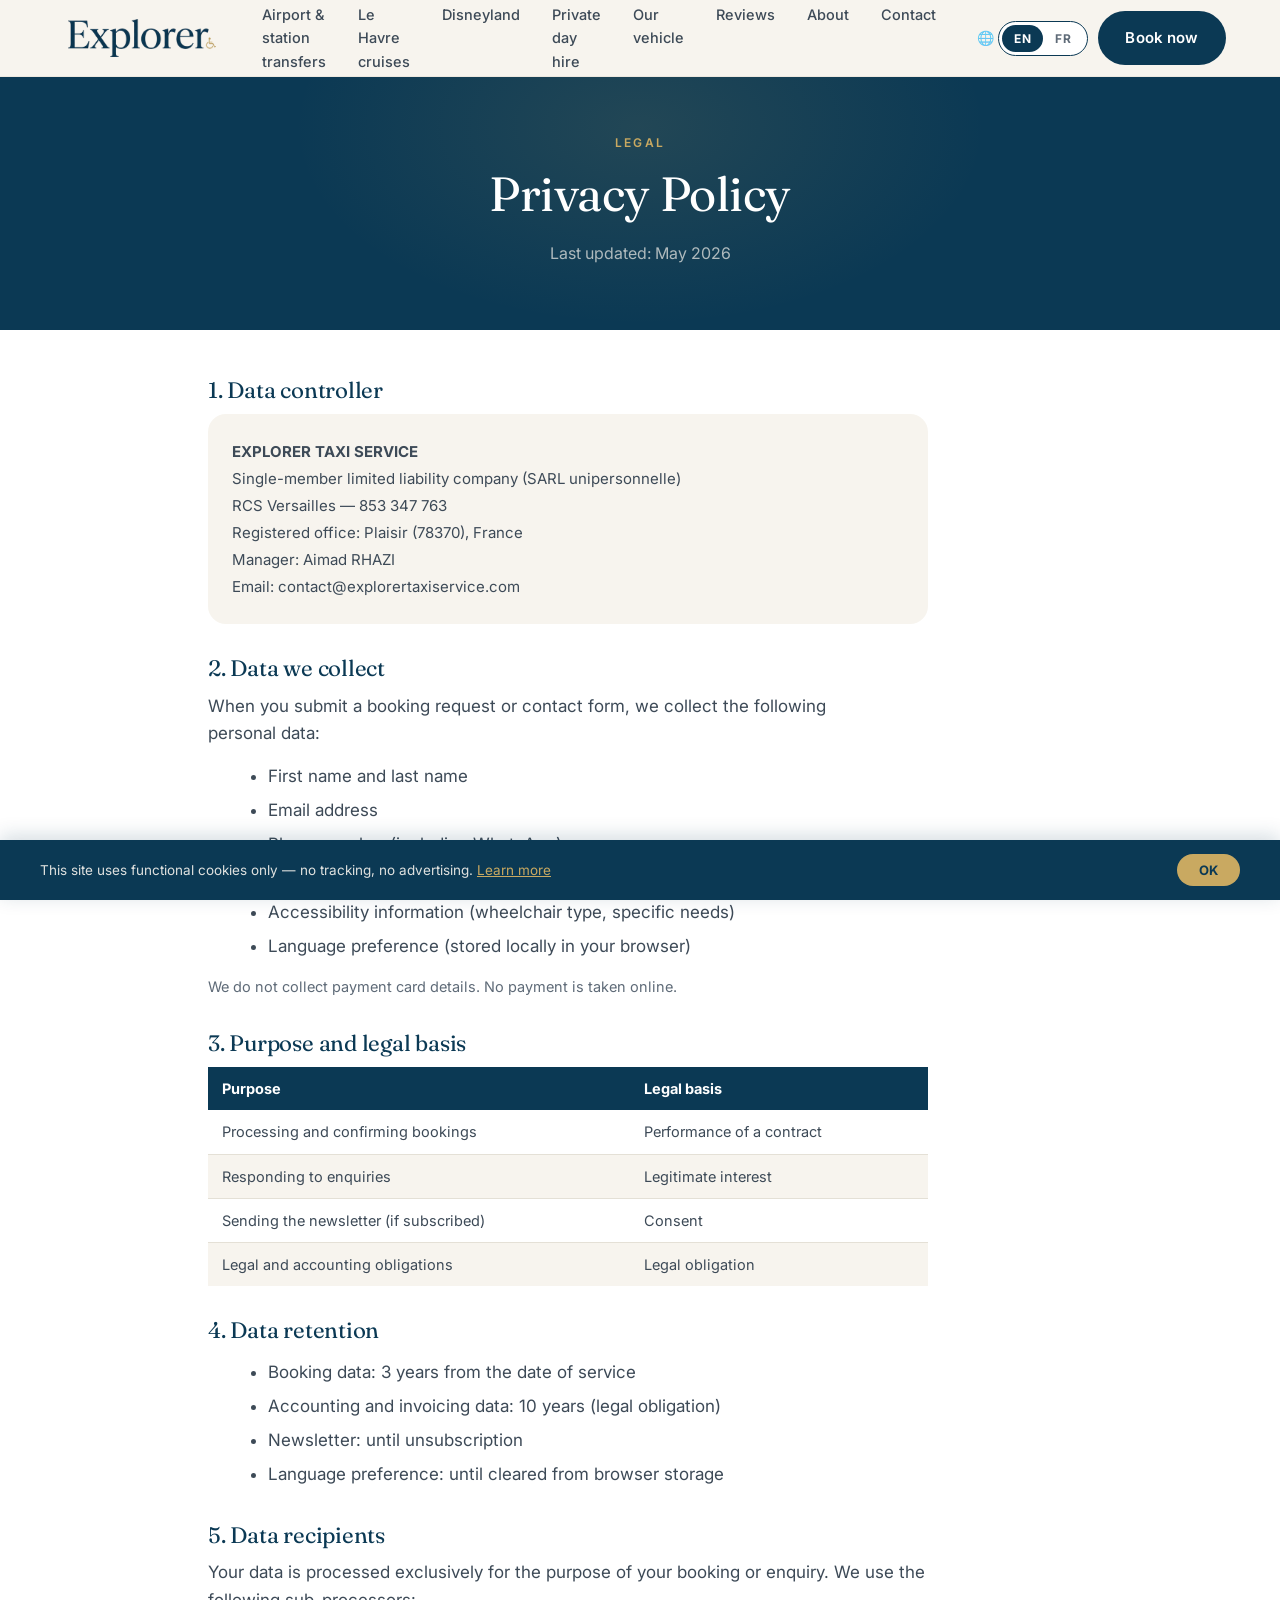
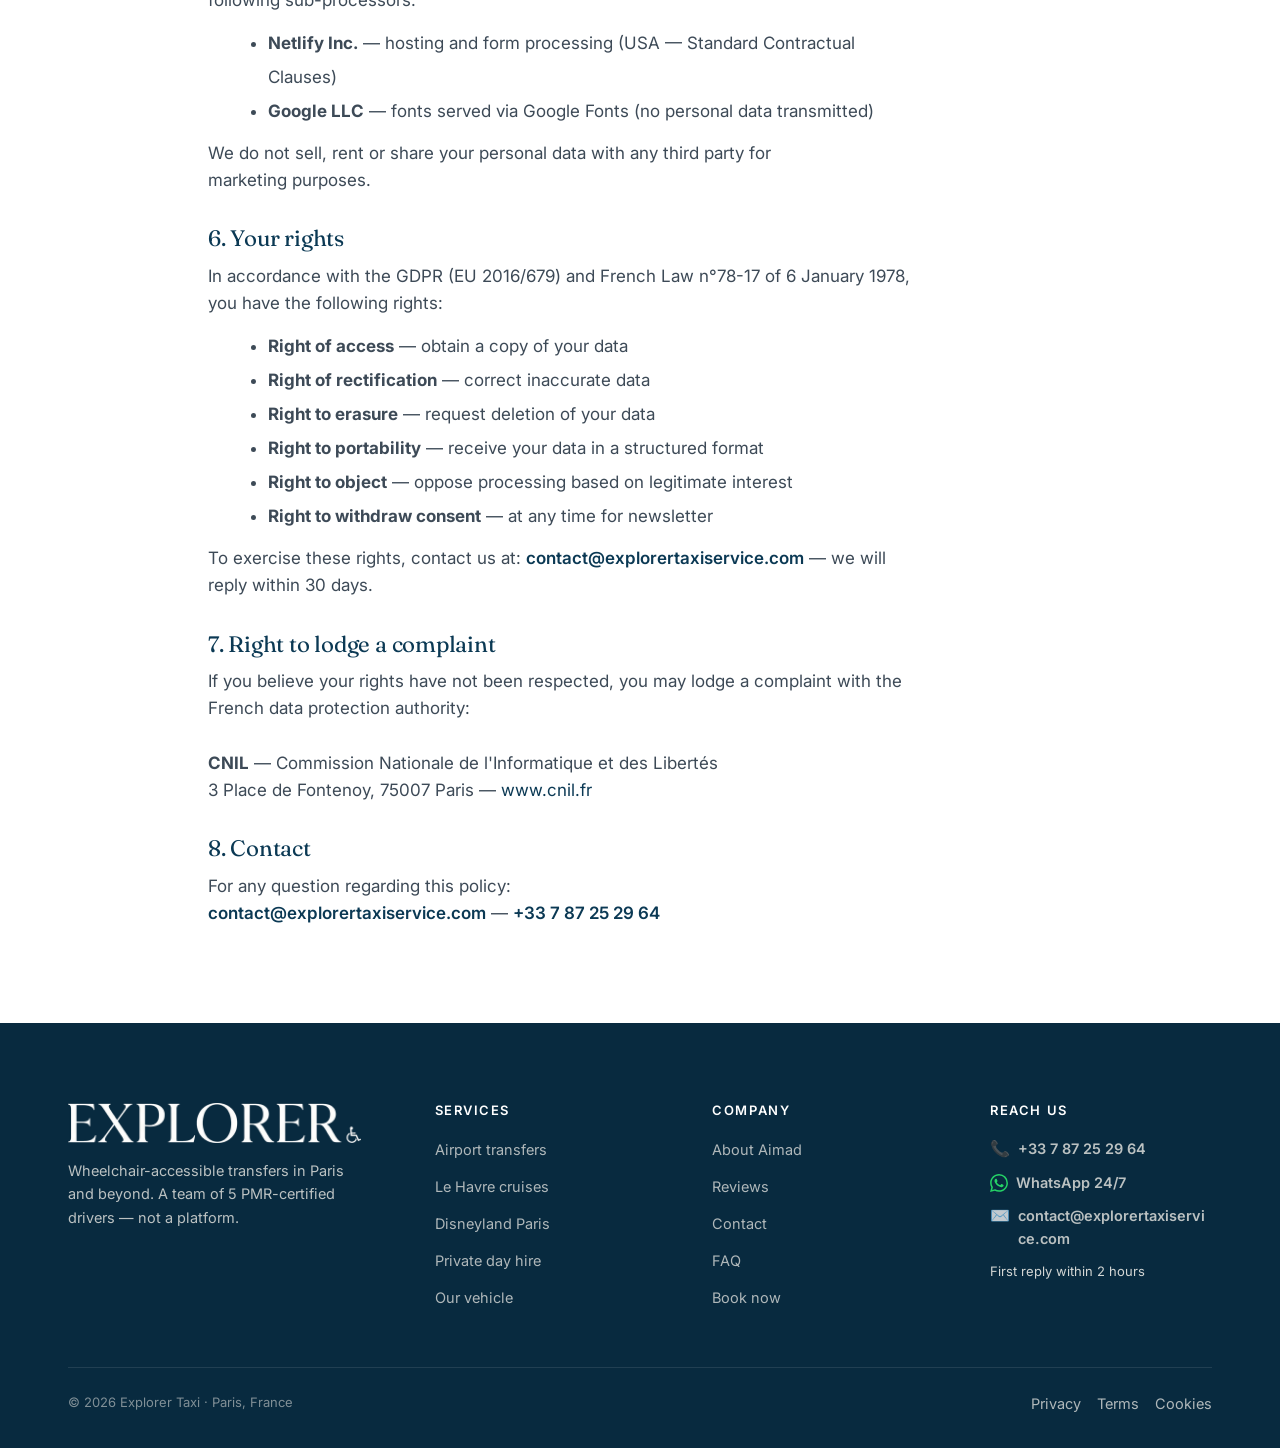
<file: privacy.html>
<!doctype html>
<html lang="en" data-lang="en">
<head>
<meta charset="utf-8"><meta name="viewport" content="width=device-width, initial-scale=1">
<title>Privacy Policy — Explorer Taxi Paris</title>
<meta name="description" content="Privacy policy and personal data protection for Explorer Taxi Service. RGPD compliant.">
<meta name="robots" content="noindex">
<link rel="canonical" href="https://explorertaxiservice.com/privacy.html">
<link rel="preconnect" href="https://fonts.googleapis.com"><link rel="preconnect" href="https://fonts.gstatic.com" crossorigin>
<link rel="preload" href="https://fonts.googleapis.com/css2?family=Fraunces:ital,opsz,wght@0,9..144,300..600;1,9..144,300..600&family=Inter:wght@400;500;600;700&family=JetBrains+Mono:wght@400;500&display=swap" as="style" onload="this.onload=null;this.rel='stylesheet'"><noscript><link rel="stylesheet" href="https://fonts.googleapis.com/css2?family=Fraunces:ital,opsz,wght@0,9..144,300..600;1,9..144,300..600&family=Inter:wght@400;500;600;700&family=JetBrains+Mono:wght@400;500&display=swap"></noscript>
<link rel="icon" type="image/x-icon" href="uploads/logo/favicon.ico">
<link rel="stylesheet" href="assets/site.css?v=2">
</head>
<body data-page="">
<div data-chrome="header"></div>

<section class="page-hero" style="padding: 56px 0 64px;">
  <div class="container-narrow" style="position: relative; z-index: 1;">
    <div class="breadcrumb"><span data-lang="en">Legal</span><span data-lang="fr">Légal</span></div>
    <h1 style="font-size: clamp(2rem, 4vw, 3rem);"><span data-lang="en">Privacy Policy</span><span data-lang="fr">Politique de confidentialité</span></h1>
    <p class="lead" style="margin: 16px auto 0; font-size: 1rem; opacity: 0.85;"><span data-lang="en">Last updated: May 2026</span><span data-lang="fr">Dernière mise à jour : mai 2026</span></p>
  </div>
</section>

<section style="background: var(--white); padding: 48px 0 96px;">
  <div class="container-narrow">
    <div style="max-width: 720px;">

      <!-- Controller -->
      <h2 style="font-size: 1.4rem; margin-bottom: 12px;"><span data-lang="en">1. Data controller</span><span data-lang="fr">1. Responsable du traitement</span></h2>
      <div style="background: var(--ivory); border-radius: var(--radius-lg); padding: 24px; margin-bottom: 32px; font-size: 15px; line-height: 1.8;">
        <strong>EXPLORER TAXI SERVICE</strong><br>
        <span data-lang="en">Single-member limited liability company (SARL unipersonnelle)</span><span data-lang="fr">Société à responsabilité limitée (associé unique)</span><br>
        RCS Versailles — 853 347 763<br>
        <span data-lang="en">Registered office: Plaisir (78370), France</span><span data-lang="fr">Siège social : Plaisir (78370), France</span><br>
        <span data-lang="en">Manager: Aimad RHAZI</span><span data-lang="fr">Gérant : Aimad RHAZI</span><br>
        <span data-lang="en">Email: </span><span data-lang="fr">E-mail : </span><a href="mailto:contact@explorertaxiservice.com">contact@explorertaxiservice.com</a>
      </div>

      <!-- Data collected -->
      <h2 style="font-size: 1.4rem; margin-bottom: 12px;"><span data-lang="en">2. Data we collect</span><span data-lang="fr">2. Données collectées</span></h2>
      <p style="margin-bottom: 12px;"><span data-lang="en">When you submit a booking request or contact form, we collect the following personal data:</span><span data-lang="fr">Lorsque vous soumettez une demande de réservation ou un formulaire de contact, nous collectons les données personnelles suivantes :</span></p>
      <ul style="margin: 0 0 12px 20px; line-height: 2;">
        <li><span data-lang="en">First name and last name</span><span data-lang="fr">Prénom et nom</span></li>
        <li><span data-lang="en">Email address</span><span data-lang="fr">Adresse e-mail</span></li>
        <li><span data-lang="en">Phone number (including WhatsApp)</span><span data-lang="fr">Numéro de téléphone (dont WhatsApp)</span></li>
        <li><span data-lang="en">Trip details (date, time, pickup/drop-off locations)</span><span data-lang="fr">Détails du trajet (date, heure, lieux de prise en charge et destination)</span></li>
        <li><span data-lang="en">Accessibility information (wheelchair type, specific needs)</span><span data-lang="fr">Informations d'accessibilité (type de fauteuil, besoins spécifiques)</span></li>
        <li><span data-lang="en">Language preference (stored locally in your browser)</span><span data-lang="fr">Préférence de langue (stockée localement dans votre navigateur)</span></li>
      </ul>
      <p style="margin-bottom: 32px; color: var(--slate-soft); font-size: 14.5px;"><span data-lang="en">We do not collect payment card details. No payment is taken online.</span><span data-lang="fr">Nous ne collectons aucune donnée bancaire. Aucun paiement n'est effectué en ligne.</span></p>

      <!-- Purpose -->
      <h2 style="font-size: 1.4rem; margin-bottom: 12px;"><span data-lang="en">3. Purpose and legal basis</span><span data-lang="fr">3. Finalités et base légale</span></h2>
      <div style="overflow-x: auto; margin-bottom: 32px;">
        <table style="width: 100%; border-collapse: collapse; font-size: 14.5px;">
          <thead>
            <tr style="background: var(--marine); color: var(--white);">
              <th style="padding: 10px 14px; text-align: left;"><span data-lang="en">Purpose</span><span data-lang="fr">Finalité</span></th>
              <th style="padding: 10px 14px; text-align: left;"><span data-lang="en">Legal basis</span><span data-lang="fr">Base légale</span></th>
            </tr>
          </thead>
          <tbody>
            <tr style="border-bottom: 1px solid var(--slate-line);">
              <td style="padding: 10px 14px;"><span data-lang="en">Processing and confirming bookings</span><span data-lang="fr">Traitement et confirmation des réservations</span></td>
              <td style="padding: 10px 14px;"><span data-lang="en">Performance of a contract</span><span data-lang="fr">Exécution d'un contrat</span></td>
            </tr>
            <tr style="border-bottom: 1px solid var(--slate-line); background: var(--ivory);">
              <td style="padding: 10px 14px;"><span data-lang="en">Responding to enquiries</span><span data-lang="fr">Réponse aux demandes de contact</span></td>
              <td style="padding: 10px 14px;"><span data-lang="en">Legitimate interest</span><span data-lang="fr">Intérêt légitime</span></td>
            </tr>
            <tr style="border-bottom: 1px solid var(--slate-line);">
              <td style="padding: 10px 14px;"><span data-lang="en">Sending the newsletter (if subscribed)</span><span data-lang="fr">Envoi de la newsletter (si abonnement)</span></td>
              <td style="padding: 10px 14px;"><span data-lang="en">Consent</span><span data-lang="fr">Consentement</span></td>
            </tr>
            <tr style="background: var(--ivory);">
              <td style="padding: 10px 14px;"><span data-lang="en">Legal and accounting obligations</span><span data-lang="fr">Obligations légales et comptables</span></td>
              <td style="padding: 10px 14px;"><span data-lang="en">Legal obligation</span><span data-lang="fr">Obligation légale</span></td>
            </tr>
          </tbody>
        </table>
      </div>

      <!-- Retention -->
      <h2 style="font-size: 1.4rem; margin-bottom: 12px;"><span data-lang="en">4. Data retention</span><span data-lang="fr">4. Durée de conservation</span></h2>
      <ul style="margin: 0 0 32px 20px; line-height: 2;">
        <li><span data-lang="en">Booking data: 3 years from the date of service</span><span data-lang="fr">Données de réservation : 3 ans à compter de la date du service</span></li>
        <li><span data-lang="en">Accounting and invoicing data: 10 years (legal obligation)</span><span data-lang="fr">Données comptables et de facturation : 10 ans (obligation légale)</span></li>
        <li><span data-lang="en">Newsletter: until unsubscription</span><span data-lang="fr">Newsletter : jusqu'à désinscription</span></li>
        <li><span data-lang="en">Language preference: until cleared from browser storage</span><span data-lang="fr">Préférence de langue : jusqu'à effacement du stockage local du navigateur</span></li>
      </ul>

      <!-- Recipients -->
      <h2 style="font-size: 1.4rem; margin-bottom: 12px;"><span data-lang="en">5. Data recipients</span><span data-lang="fr">5. Destinataires des données</span></h2>
      <p style="margin-bottom: 12px;"><span data-lang="en">Your data is processed exclusively for the purpose of your booking or enquiry. We use the following sub-processors:</span><span data-lang="fr">Vos données sont traitées exclusivement dans le cadre de votre réservation ou demande. Nous utilisons les sous-traitants suivants :</span></p>
      <ul style="margin: 0 0 12px 20px; line-height: 2;">
        <li><strong>Netlify Inc.</strong> — <span data-lang="en">hosting and form processing (USA — Standard Contractual Clauses)</span><span data-lang="fr">hébergement et traitement des formulaires (USA — Clauses Contractuelles Types)</span></li>
        <li><strong>Google LLC</strong> — <span data-lang="en">fonts served via Google Fonts (no personal data transmitted)</span><span data-lang="fr">polices via Google Fonts (aucune donnée personnelle transmise)</span></li>
      </ul>
      <p style="margin-bottom: 32px;"><span data-lang="en">We do not sell, rent or share your personal data with any third party for marketing purposes.</span><span data-lang="fr">Nous ne vendons, ne louons ni ne partageons vos données personnelles à des tiers à des fins commerciales.</span></p>

      <!-- Rights -->
      <h2 style="font-size: 1.4rem; margin-bottom: 12px;"><span data-lang="en">6. Your rights</span><span data-lang="fr">6. Vos droits</span></h2>
      <p style="margin-bottom: 12px;"><span data-lang="en">In accordance with the GDPR (EU 2016/679) and French Law n°78-17 of 6 January 1978, you have the following rights:</span><span data-lang="fr">Conformément au RGPD (UE 2016/679) et à la loi n°78-17 du 6 janvier 1978, vous disposez des droits suivants :</span></p>
      <ul style="margin: 0 0 12px 20px; line-height: 2;">
        <li><span data-lang="en"><strong>Right of access</strong> — obtain a copy of your data</span><span data-lang="fr"><strong>Droit d'accès</strong> — obtenir une copie de vos données</span></li>
        <li><span data-lang="en"><strong>Right of rectification</strong> — correct inaccurate data</span><span data-lang="fr"><strong>Droit de rectification</strong> — corriger des données inexactes</span></li>
        <li><span data-lang="en"><strong>Right to erasure</strong> — request deletion of your data</span><span data-lang="fr"><strong>Droit à l'effacement</strong> — demander la suppression de vos données</span></li>
        <li><span data-lang="en"><strong>Right to portability</strong> — receive your data in a structured format</span><span data-lang="fr"><strong>Droit à la portabilité</strong> — recevoir vos données dans un format structuré</span></li>
        <li><span data-lang="en"><strong>Right to object</strong> — oppose processing based on legitimate interest</span><span data-lang="fr"><strong>Droit d'opposition</strong> — vous opposer au traitement fondé sur l'intérêt légitime</span></li>
        <li><span data-lang="en"><strong>Right to withdraw consent</strong> — at any time for newsletter</span><span data-lang="fr"><strong>Droit de retrait du consentement</strong> — à tout moment pour la newsletter</span></li>
      </ul>
      <p style="margin-bottom: 32px;"><span data-lang="en">To exercise these rights, contact us at: </span><span data-lang="fr">Pour exercer ces droits, contactez-nous à : </span><a href="mailto:contact@explorertaxiservice.com" style="color: var(--marine); font-weight: 600;">contact@explorertaxiservice.com</a><span data-lang="en"> — we will reply within 30 days.</span><span data-lang="fr"> — nous répondrons sous 30 jours.</span></p>

      <!-- CNIL -->
      <h2 style="font-size: 1.4rem; margin-bottom: 12px;"><span data-lang="en">7. Right to lodge a complaint</span><span data-lang="fr">7. Droit de réclamation</span></h2>
      <p style="margin-bottom: 32px;"><span data-lang="en">If you believe your rights have not been respected, you may lodge a complaint with the French data protection authority:</span><span data-lang="fr">Si vous estimez que vos droits ne sont pas respectés, vous pouvez introduire une réclamation auprès de l'autorité de contrôle française :</span><br><br>
      <strong>CNIL</strong> — Commission Nationale de l'Informatique et des Libertés<br>
      3 Place de Fontenoy, 75007 Paris — <a href="https://www.cnil.fr" target="_blank" rel="noopener" style="color: var(--marine);">www.cnil.fr</a></p>

      <!-- Contact -->
      <h2 style="font-size: 1.4rem; margin-bottom: 12px;"><span data-lang="en">8. Contact</span><span data-lang="fr">8. Contact</span></h2>
      <p><span data-lang="en">For any question regarding this policy:</span><span data-lang="fr">Pour toute question relative à cette politique :</span><br>
      <a href="mailto:contact@explorertaxiservice.com" style="color: var(--marine); font-weight: 600;">contact@explorertaxiservice.com</a> — <a href="tel:+33787252964" style="color: var(--marine); font-weight: 600;">+33 7 87 25 29 64</a></p>

    </div>
  </div>
</section>

<div data-chrome="footer"></div>
<script src="assets/chrome.js" defer></script>
<script src="assets/site.js" defer></script>
</body>
</html>
</file>
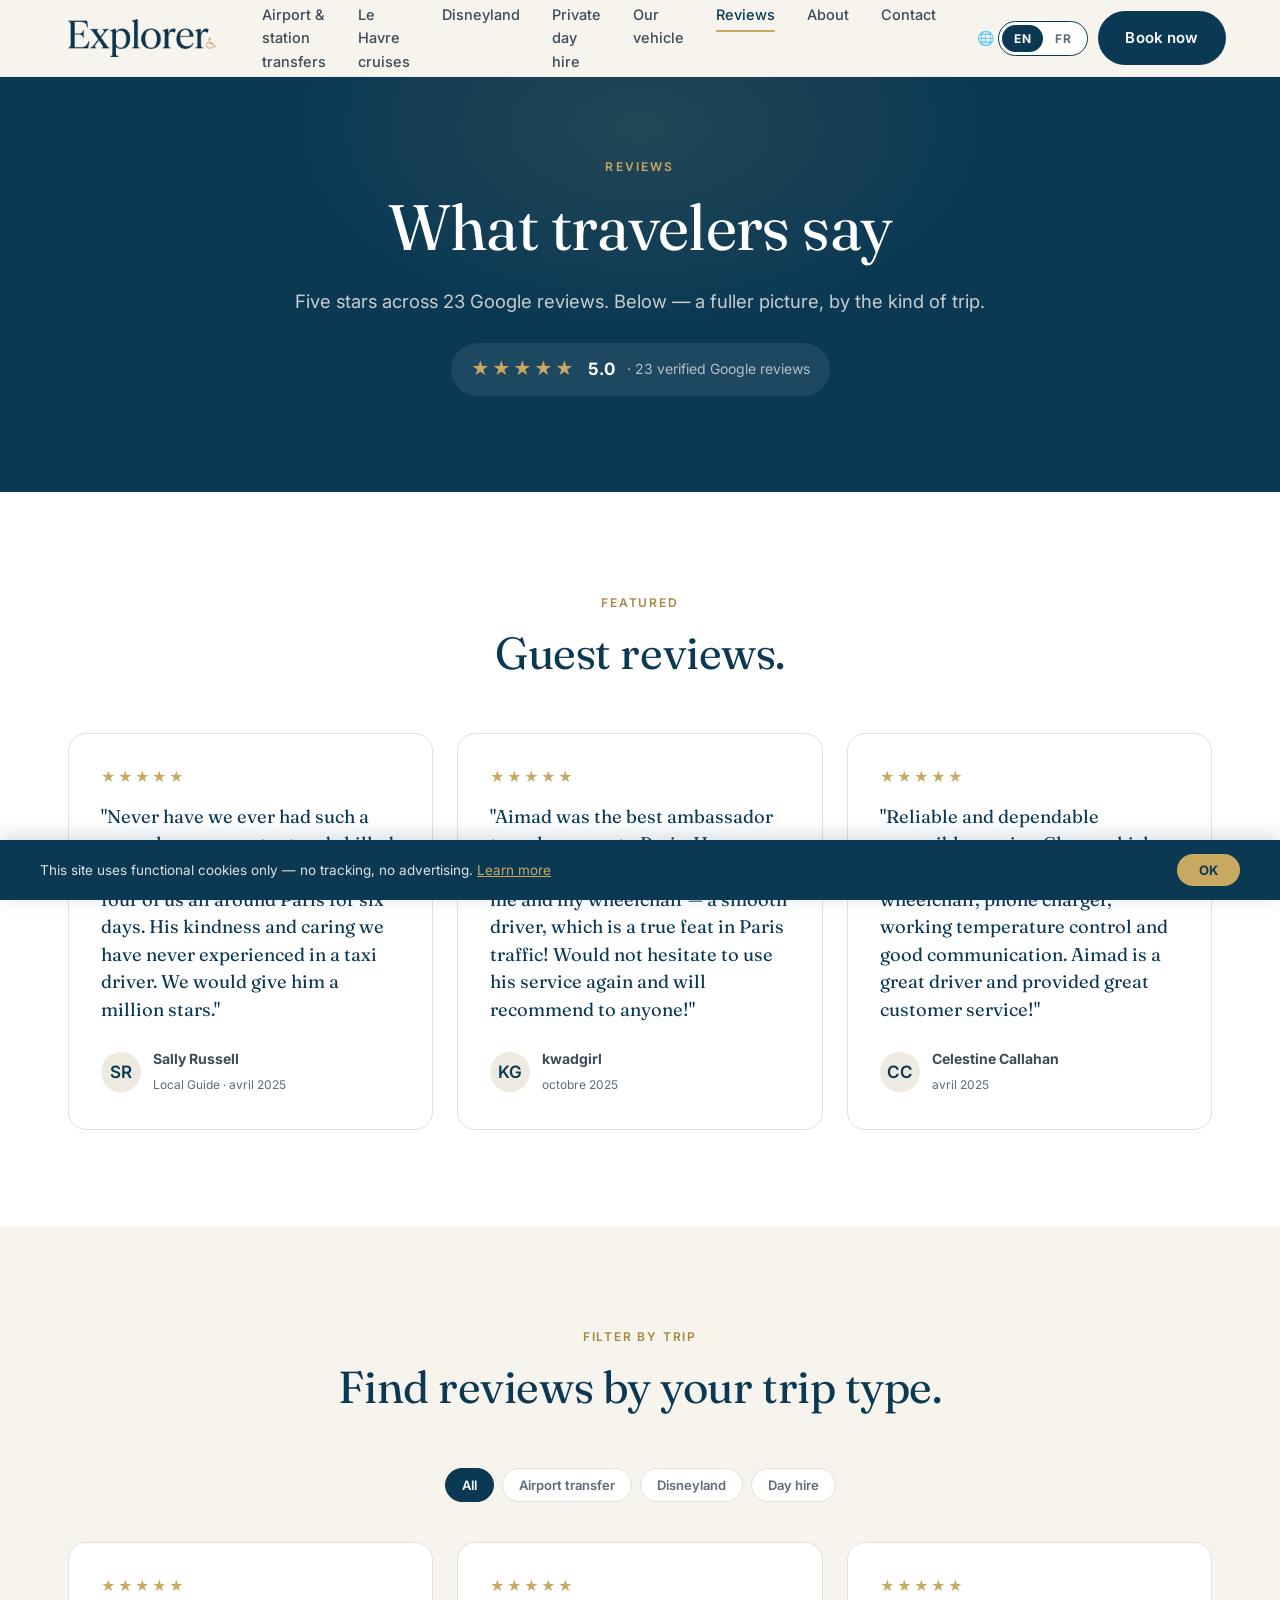
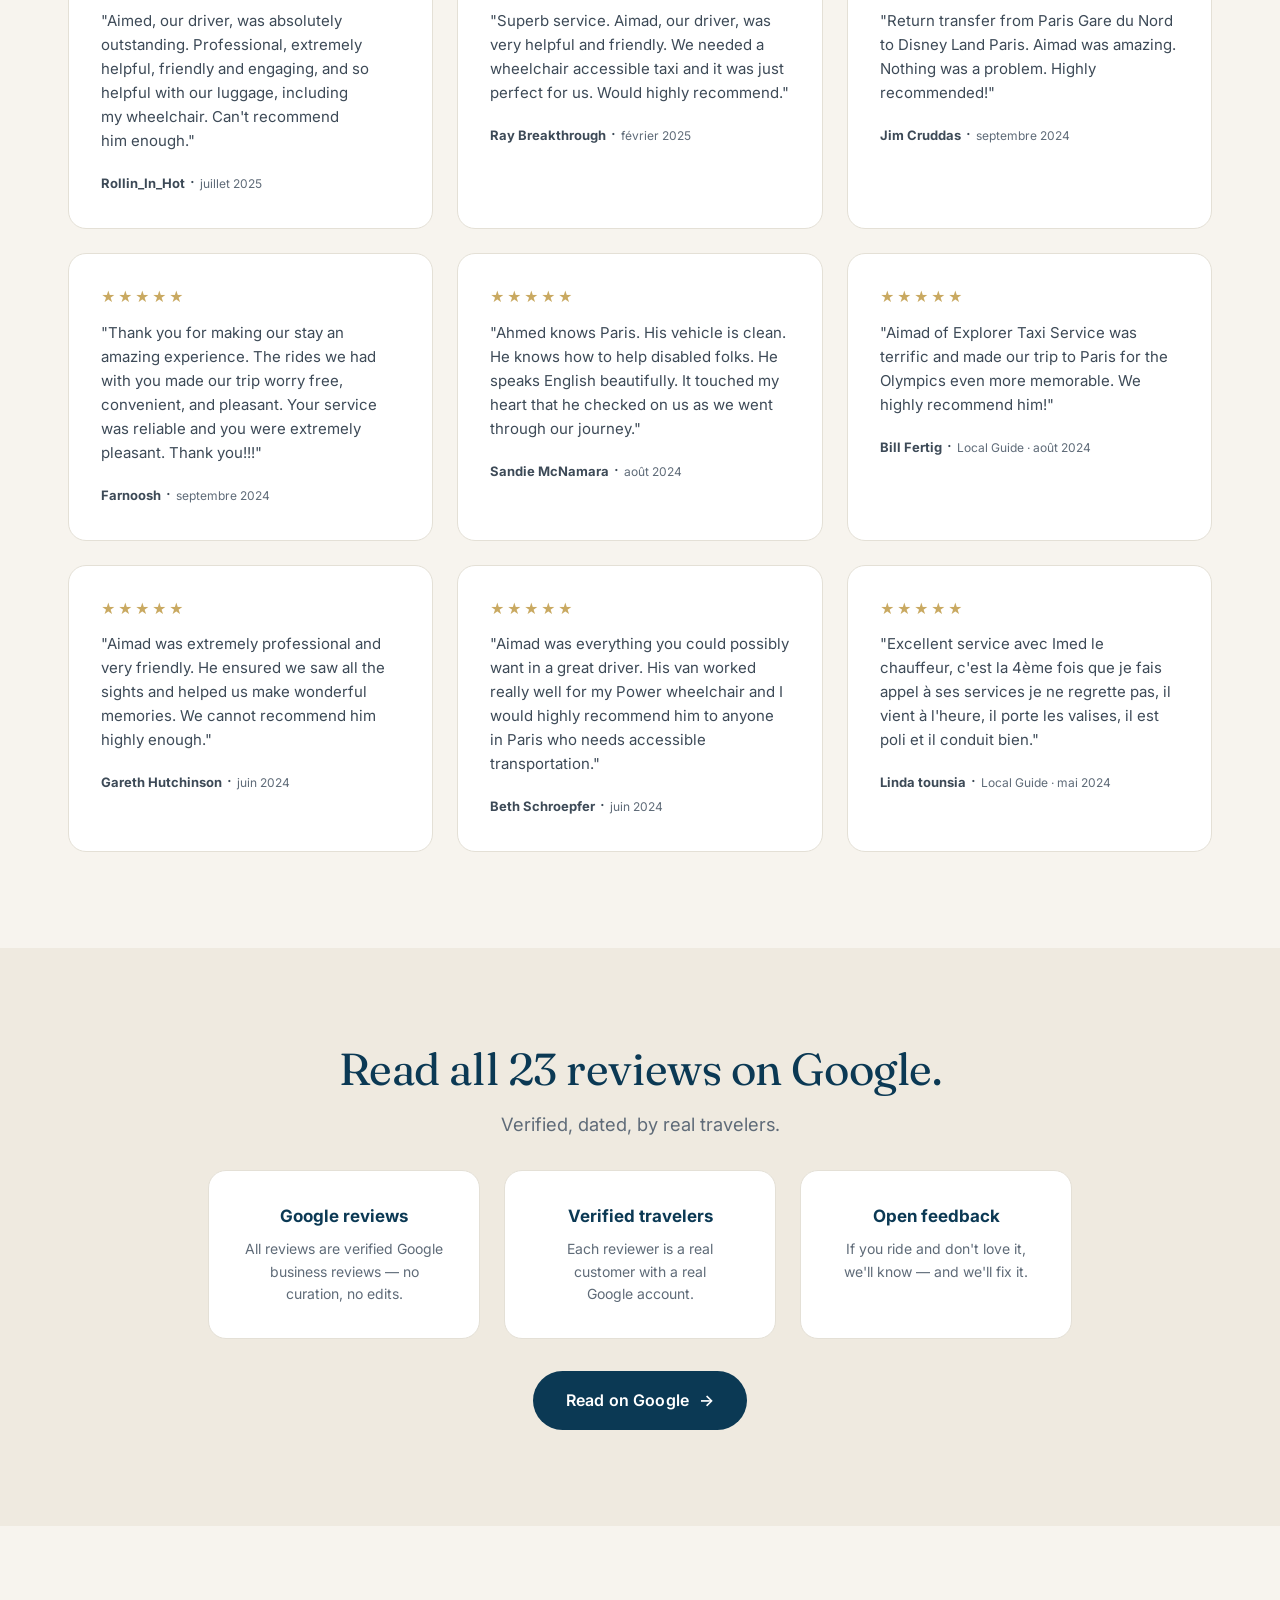
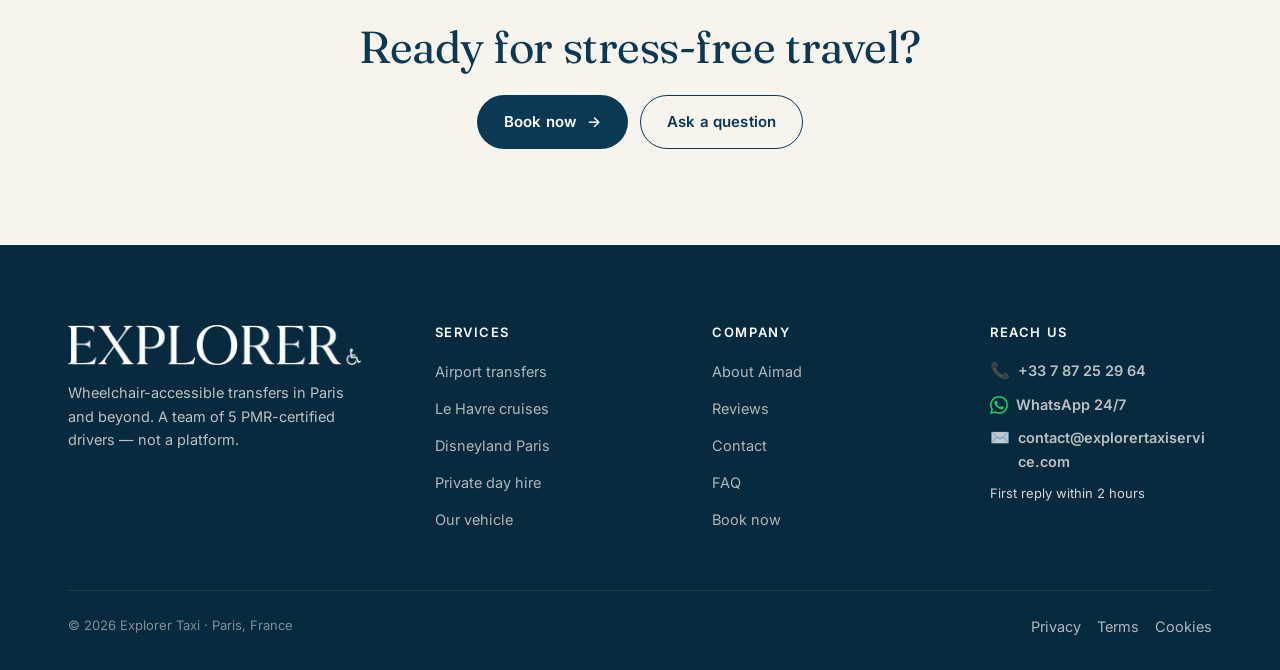
<file: reviews.html>
<!doctype html>
<html lang="en" data-lang="en">
<head>
<meta charset="utf-8"><meta name="viewport" content="width=device-width, initial-scale=1">
<title>Customer Reviews — Wheelchair Taxi Paris · Explorer Taxi</title>
<meta name="description" content="See what wheelchair users and their families say about Explorer Taxi Paris. 5.0 stars on Google, 23 verified reviews. Real experiences with Aimad.">
<link rel="canonical" href="https://explorertaxiservice.com/reviews.html">
<link rel="alternate" hreflang="fr" href="https://explorertaxiservice.com/reviews.html">
<link rel="alternate" hreflang="en" href="https://explorertaxiservice.com/reviews.html">
<link rel="alternate" hreflang="x-default" href="https://explorertaxiservice.com/reviews.html">
<meta property="og:type" content="website">
<meta property="og:site_name" content="Explorer Taxi Paris">
<meta property="og:title" content="Customer Reviews — Wheelchair Taxi Paris · Explorer Taxi">
<meta property="og:description" content="5.0 stars on Google, 23 verified reviews. Read what wheelchair users and families say about Explorer Taxi Paris and Aimad.">
<meta property="og:url" content="https://explorertaxiservice.com/reviews.html">
<meta property="og:image" content="https://explorertaxiservice.com/uploads/vehicle-wheelchair.webp">
<meta name="twitter:card" content="summary_large_image">
<script type="application/ld+json">
{"@context":"https://schema.org","@type":["TaxiService","LocalBusiness"],"name":"Explorer Taxi Paris","description":"Wheelchair-accessible taxi transfers in Paris. 5.0 Google rating, 23 verified reviews.","url":"https://explorertaxiservice.com/reviews.html","telephone":"+33787252964","email":"contact@explorertaxiservice.com","address":{"@type":"PostalAddress","addressLocality":"Paris","addressRegion":"Île-de-France","addressCountry":"FR"},"priceRange":"€€","image":"https://explorertaxiservice.com/uploads/vehicle-wheelchair.webp","aggregateRating":{"@type":"AggregateRating","ratingValue":"5.0","reviewCount":"23"}}
</script>
<link rel="preconnect" href="https://fonts.googleapis.com"><link rel="preconnect" href="https://fonts.gstatic.com" crossorigin>
<link rel="preload" href="https://fonts.googleapis.com/css2?family=Fraunces:ital,opsz,wght@0,9..144,300..600;1,9..144,300..600&family=Inter:wght@400;500;600;700&family=JetBrains+Mono:wght@400;500&display=optional" as="style" onload="this.onload=null;this.rel='stylesheet'"><noscript><link rel="stylesheet" href="https://fonts.googleapis.com/css2?family=Fraunces:ital,opsz,wght@0,9..144,300..600;1,9..144,300..600&family=Inter:wght@400;500;600;700&family=JetBrains+Mono:wght@400;500&display=optional"></noscript>
<link rel="icon" type="image/x-icon" href="uploads/logo/favicon.ico">
<link rel="icon" type="image/png" sizes="32x32" href="uploads/logo/favicon-32.png">
<link rel="icon" type="image/png" sizes="192x192" href="uploads/logo/favicon-192.png">
<link rel="apple-touch-icon" href="uploads/logo/favicon-512.png">
<link rel="stylesheet" href="assets/site.css?v=2">
</head>
<body data-page="reviews">
<div data-chrome="header"></div>

<section class="page-hero">
  <div class="container-narrow" style="position: relative; z-index: 1;">
    <div class="breadcrumb"><span data-lang="en">Reviews</span><span data-lang="fr">Avis</span></div>
    <h1><span data-lang="en">What travelers say</span><span data-lang="fr">Ce que disent les voyageurs</span></h1>
    <p class="lead" style="margin: 24px auto 0;"><span data-lang="en">Five stars across 23 Google reviews. Below — a fuller picture, by the kind of trip.</span><span data-lang="fr">Cinq étoiles sur 23 avis Google. Ci-dessous, un aperçu complet par type de trajet.</span></p>
    <div style="display: inline-flex; align-items: center; gap: 12px; margin-top: 28px; padding: 12px 20px; background: rgba(255,255,255,0.08); border-radius: 999px; backdrop-filter: blur(10px);">
      <span class="stars" style="font-size: 18px;">★★★★★</span>
      <strong style="color: white;">5.0</strong>
      <span style="color: rgba(247,244,238,0.7); font-size: 14px;">· <span data-lang="en">23 verified Google reviews</span><span data-lang="fr">23 avis Google vérifiés</span></span>
    </div>
  </div>
</section>

<section style="background: var(--white);">
  <div class="container">
    <div class="section-head reveal">
      <span class="eyebrow"><span data-lang="en">Featured</span><span data-lang="fr">À la une</span></span>
      <h2><span data-lang="en">Guest reviews.</span><span data-lang="fr">Avis voyageurs.</span></h2>
    </div>
    <div class="grid-3">
      <div class="card reveal"><div class="stars">★★★★★</div><p style="font-family:var(--font-display);font-size:1.15rem;line-height:1.5;color:var(--marine);margin:14px 0 24px;">"Never have we ever had such a marvelous, competent and skilled taxi driver as Aimad. He drove four of us all around Paris for six days. His kindness and caring we have never experienced in a taxi driver. We would give him a million stars."</p><div style="display:flex;align-items:center;gap:12px;"><div style="width:40px;height:40px;border-radius:50%;background:var(--ivory-warm);display:grid;place-items:center;font-weight:600;color:var(--marine);">SR</div><div><strong style="display:block;font-size:14px;">Sally Russell</strong><span class="muted" style="font-size:12px;">Local Guide · avril 2025</span></div></div></div>
      <div class="card reveal"><div class="stars">★★★★★</div><p style="font-family:var(--font-display);font-size:1.15rem;line-height:1.5;color:var(--marine);margin:14px 0 24px;">"Aimad was the best ambassador to welcome us to Paris. He was so solid in his process for securing me and my wheelchair — a smooth driver, which is a true feat in Paris traffic! Would not hesitate to use his service again and will recommend to anyone!"</p><div style="display:flex;align-items:center;gap:12px;"><div style="width:40px;height:40px;border-radius:50%;background:var(--ivory-warm);display:grid;place-items:center;font-weight:600;color:var(--marine);">KG</div><div><strong style="display:block;font-size:14px;">kwadgirl</strong><span class="muted" style="font-size:12px;">octobre 2025</span></div></div></div>
      <div class="card reveal"><div class="stars">★★★★★</div><p style="font-family:var(--font-display);font-size:1.15rem;line-height:1.5;color:var(--marine);margin:14px 0 24px;">"Reliable and dependable accessible service. Clean vehicle, plenty of space for my large power wheelchair, phone charger, working temperature control and good communication. Aimad is a great driver and provided great customer service!"</p><div style="display:flex;align-items:center;gap:12px;"><div style="width:40px;height:40px;border-radius:50%;background:var(--ivory-warm);display:grid;place-items:center;font-weight:600;color:var(--marine);">CC</div><div><strong style="display:block;font-size:14px;">Celestine Callahan</strong><span class="muted" style="font-size:12px;">avril 2025</span></div></div></div>
    </div>
  </div>
</section>

<section>
  <div class="container">
    <div class="section-head reveal">
      <span class="eyebrow"><span data-lang="en">Filter by trip</span><span data-lang="fr">Filtrer par trajet</span></span>
      <h2><span data-lang="en">Find reviews by your trip type.</span><span data-lang="fr">Trouvez les avis par type de trajet.</span></h2>
    </div>
    <div class="reveal" style="display: flex; gap: 8px; justify-content: center; flex-wrap: wrap; margin-bottom: 40px;">
      <button class="filter active" data-filter="all"><span data-lang="en">All</span><span data-lang="fr">Tous</span></button>
      <button class="filter" data-filter="airport"><span data-lang="en">Airport transfer</span><span data-lang="fr">Aéroport</span></button>
      <button class="filter" data-filter="disney">Disneyland</button>
      <button class="filter" data-filter="day"><span data-lang="en">Day hire</span><span data-lang="fr">Journée</span></button>
    </div>
    <div class="grid-3" id="reviewGrid">
      <div class="card reveal" data-cat="airport"><div class="stars">★★★★★</div><p style="margin:12px 0 16px;font-size:15px;">"Aimed, our driver, was absolutely outstanding. Professional, extremely helpful, friendly and engaging, and so helpful with our luggage, including my wheelchair. Can't recommend him enough."</p><strong style="font-size:13px;">Rollin_In_Hot</strong> · <span class="muted" style="font-size:12px;">juillet 2025</span></div>
      <div class="card reveal" data-cat="airport"><div class="stars">★★★★★</div><p style="margin:12px 0 16px;font-size:15px;">"Superb service. Aimad, our driver, was very helpful and friendly. We needed a wheelchair accessible taxi and it was just perfect for us. Would highly recommend."</p><strong style="font-size:13px;">Ray Breakthrough</strong> · <span class="muted" style="font-size:12px;">février 2025</span></div>
      <div class="card reveal" data-cat="disney"><div class="stars">★★★★★</div><p style="margin:12px 0 16px;font-size:15px;">"Return transfer from Paris Gare du Nord to Disney Land Paris. Aimad was amazing. Nothing was a problem. Highly recommended!"</p><strong style="font-size:13px;">Jim Cruddas</strong> · <span class="muted" style="font-size:12px;">septembre 2024</span></div>
      <div class="card reveal" data-cat="airport"><div class="stars">★★★★★</div><p style="margin:12px 0 16px;font-size:15px;">"Thank you for making our stay an amazing experience. The rides we had with you made our trip worry free, convenient, and pleasant. Your service was reliable and you were extremely pleasant. Thank you!!!"</p><strong style="font-size:13px;">Farnoosh</strong> · <span class="muted" style="font-size:12px;">septembre 2024</span></div>
      <div class="card reveal" data-cat="day"><div class="stars">★★★★★</div><p style="margin:12px 0 16px;font-size:15px;">"Ahmed knows Paris. His vehicle is clean. He knows how to help disabled folks. He speaks English beautifully. It touched my heart that he checked on us as we went through our journey."</p><strong style="font-size:13px;">Sandie McNamara</strong> · <span class="muted" style="font-size:12px;">août 2024</span></div>
      <div class="card reveal" data-cat="day"><div class="stars">★★★★★</div><p style="margin:12px 0 16px;font-size:15px;">"Aimad of Explorer Taxi Service was terrific and made our trip to Paris for the Olympics even more memorable. We highly recommend him!"</p><strong style="font-size:13px;">Bill Fertig</strong> · <span class="muted" style="font-size:12px;">Local Guide · août 2024</span></div>
      <div class="card reveal" data-cat="day"><div class="stars">★★★★★</div><p style="margin:12px 0 16px;font-size:15px;">"Aimad was extremely professional and very friendly. He ensured we saw all the sights and helped us make wonderful memories. We cannot recommend him highly enough."</p><strong style="font-size:13px;">Gareth Hutchinson</strong> · <span class="muted" style="font-size:12px;">juin 2024</span></div>
      <div class="card reveal" data-cat="airport"><div class="stars">★★★★★</div><p style="margin:12px 0 16px;font-size:15px;">"Aimad was everything you could possibly want in a great driver. His van worked really well for my Power wheelchair and I would highly recommend him to anyone in Paris who needs accessible transportation."</p><strong style="font-size:13px;">Beth Schroepfer</strong> · <span class="muted" style="font-size:12px;">juin 2024</span></div>
      <div class="card reveal" data-cat="airport"><div class="stars">★★★★★</div><p style="margin:12px 0 16px;font-size:15px;">"Excellent service avec Imed le chauffeur, c'est la 4ème fois que je fais appel à ses services je ne regrette pas, il vient à l'heure, il porte les valises, il est poli et il conduit bien."</p><strong style="font-size:13px;">Linda tounsia</strong> · <span class="muted" style="font-size:12px;">Local Guide · mai 2024</span></div>
    </div>
  </div>
</section>

<section style="background: var(--ivory-warm);">
  <div class="container-narrow center reveal">
    <h2 style="margin-bottom: 16px;"><span data-lang="en">Read all 23 reviews on Google.</span><span data-lang="fr">Lire les 23 avis sur Google.</span></h2>
    <p class="lead" style="margin: 0 auto 32px;"><span data-lang="en">Verified, dated, by real travelers.</span><span data-lang="fr">Vérifiés, datés, voyageurs réels.</span></p>
    <div class="grid-3" style="margin-bottom: 32px;">
      <div class="card"><strong style="display:block;color:var(--marine);"><span data-lang="en">Google reviews</span><span data-lang="fr">Avis Google</span></strong><p class="muted" style="font-size:14px;margin-top:8px;"><span data-lang="en">All reviews are verified Google business reviews — no curation, no edits.</span><span data-lang="fr">Tous les avis sont vérifiés.</span></p></div>
      <div class="card"><strong style="display:block;color:var(--marine);"><span data-lang="en">Verified travelers</span><span data-lang="fr">Voyageurs vérifiés</span></strong><p class="muted" style="font-size:14px;margin-top:8px;"><span data-lang="en">Each reviewer is a real customer with a real Google account.</span><span data-lang="fr">Chaque avis vient d'un vrai client.</span></p></div>
      <div class="card"><strong style="display:block;color:var(--marine);"><span data-lang="en">Open feedback</span><span data-lang="fr">Retours ouverts</span></strong><p class="muted" style="font-size:14px;margin-top:8px;"><span data-lang="en">If you ride and don't love it, we'll know — and we'll fix it.</span><span data-lang="fr">Si vous n'êtes pas satisfait, on corrige.</span></p></div>
    </div>
    <a href="https://g.page/r/CbMKywG4-gJyEAE/review" target="_blank" rel="noopener" class="btn btn-marine btn-lg btn-arrow"><span data-lang="en">Read on Google</span><span data-lang="fr">Lire sur Google</span></a>
  </div>
</section>

<section>
  <div class="container-narrow center reveal">
    <h2 style="margin-bottom: 16px;"><span data-lang="en">Ready for stress-free travel?</span><span data-lang="fr">Prêt pour un trajet sans stress ?</span></h2>
    <div style="display: flex; gap: 12px; justify-content: center; flex-wrap: wrap; margin-top: 24px;">
      <a href="book.html" class="btn btn-marine btn-arrow"><span data-lang="en">Book now</span><span data-lang="fr">Réserver</span></a>
      <a href="contact.html" class="btn btn-outline"><span data-lang="en">Ask a question</span><span data-lang="fr">Question</span></a>
    </div>
  </div>
</section>

<div data-chrome="footer"></div>
<script src="assets/chrome.js" defer></script>
<script src="assets/site.js" defer></script>
<script>
document.querySelectorAll('.filter').forEach(b => b.addEventListener('click', () => {
  const f = b.dataset.filter;
  document.querySelectorAll('.filter').forEach(x => x.classList.toggle('active', x.dataset.filter === f));
  document.querySelectorAll('#reviewGrid > div').forEach(c => {
    c.style.display = (f === 'all' || c.dataset.cat === f) ? '' : 'none';
  });
}));
</script>
<style>.filter{padding:8px 16px;border-radius:999px;border:1px solid var(--slate-line);background:var(--white);font-size:13px;font-weight:600;color:var(--slate-soft);}.filter.active{background:var(--marine);color:var(--white);border-color:var(--marine);}</style>
</body>
</html>
</file>
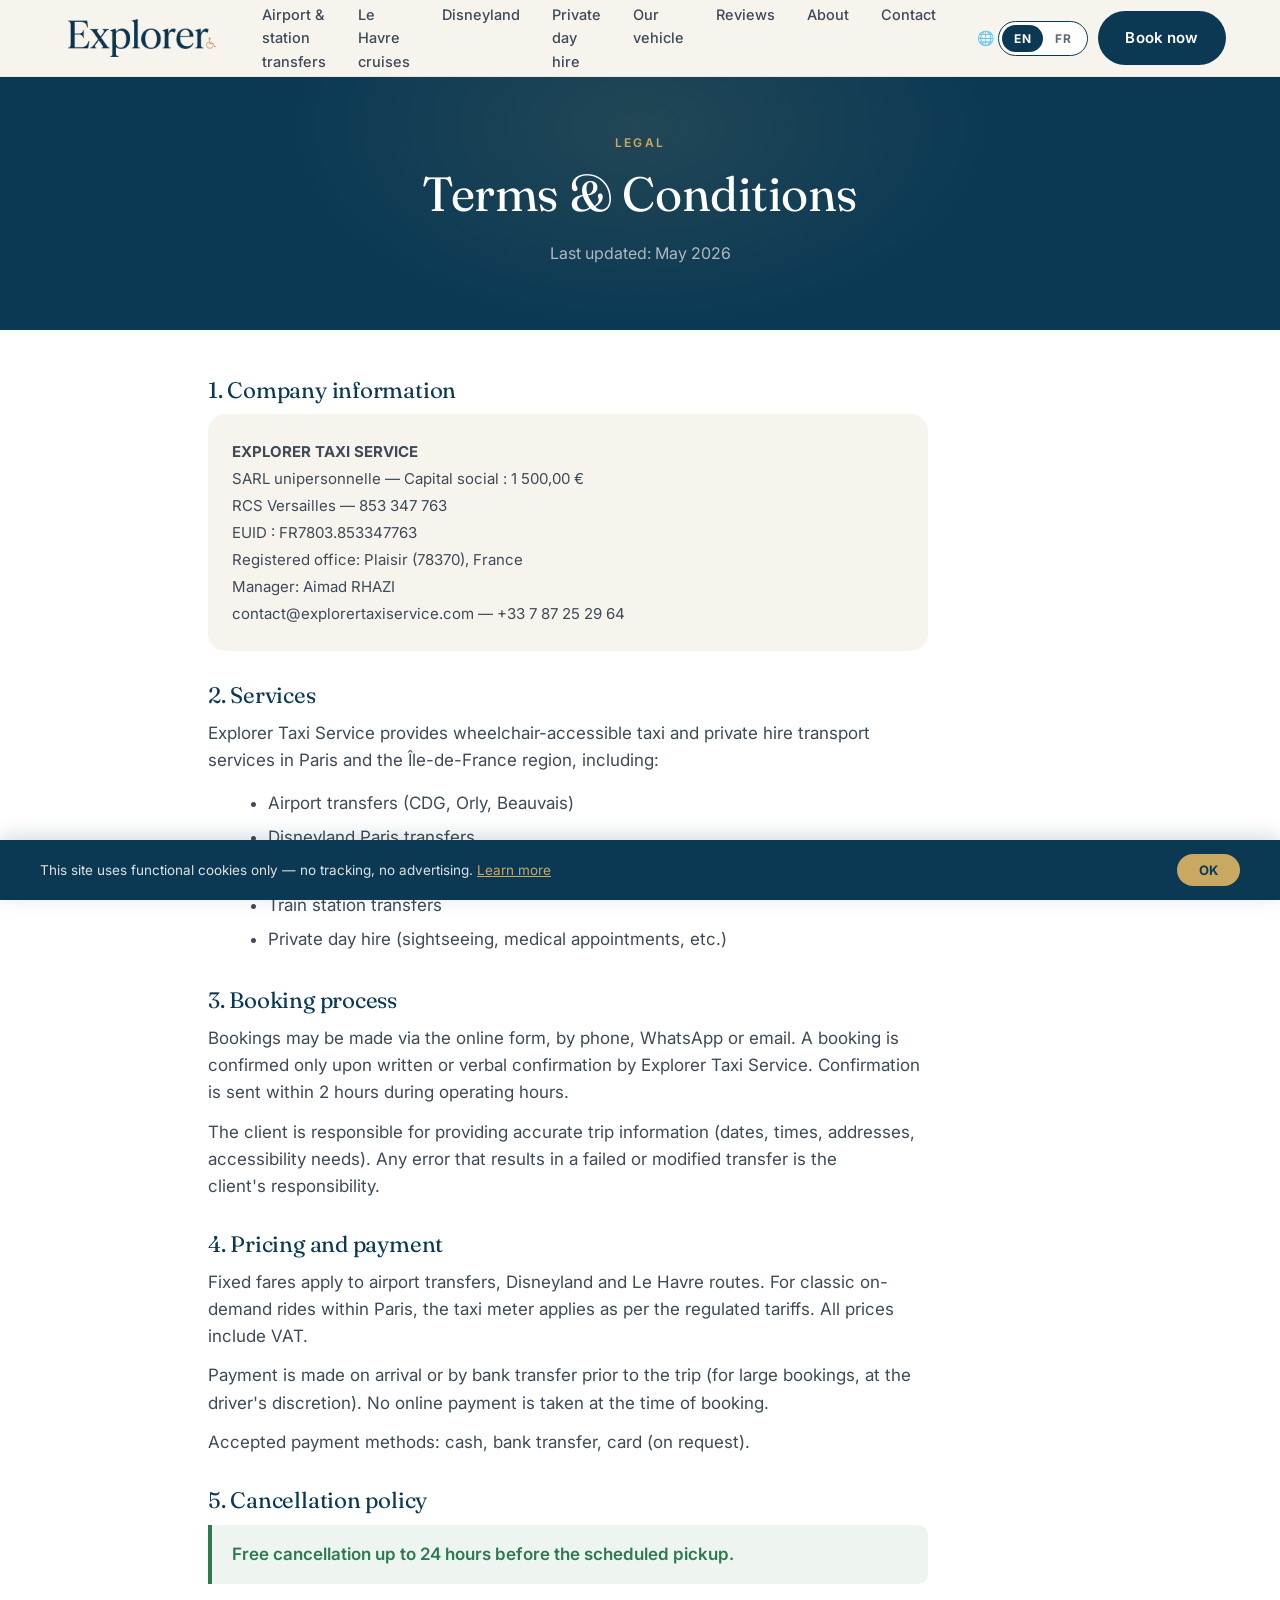
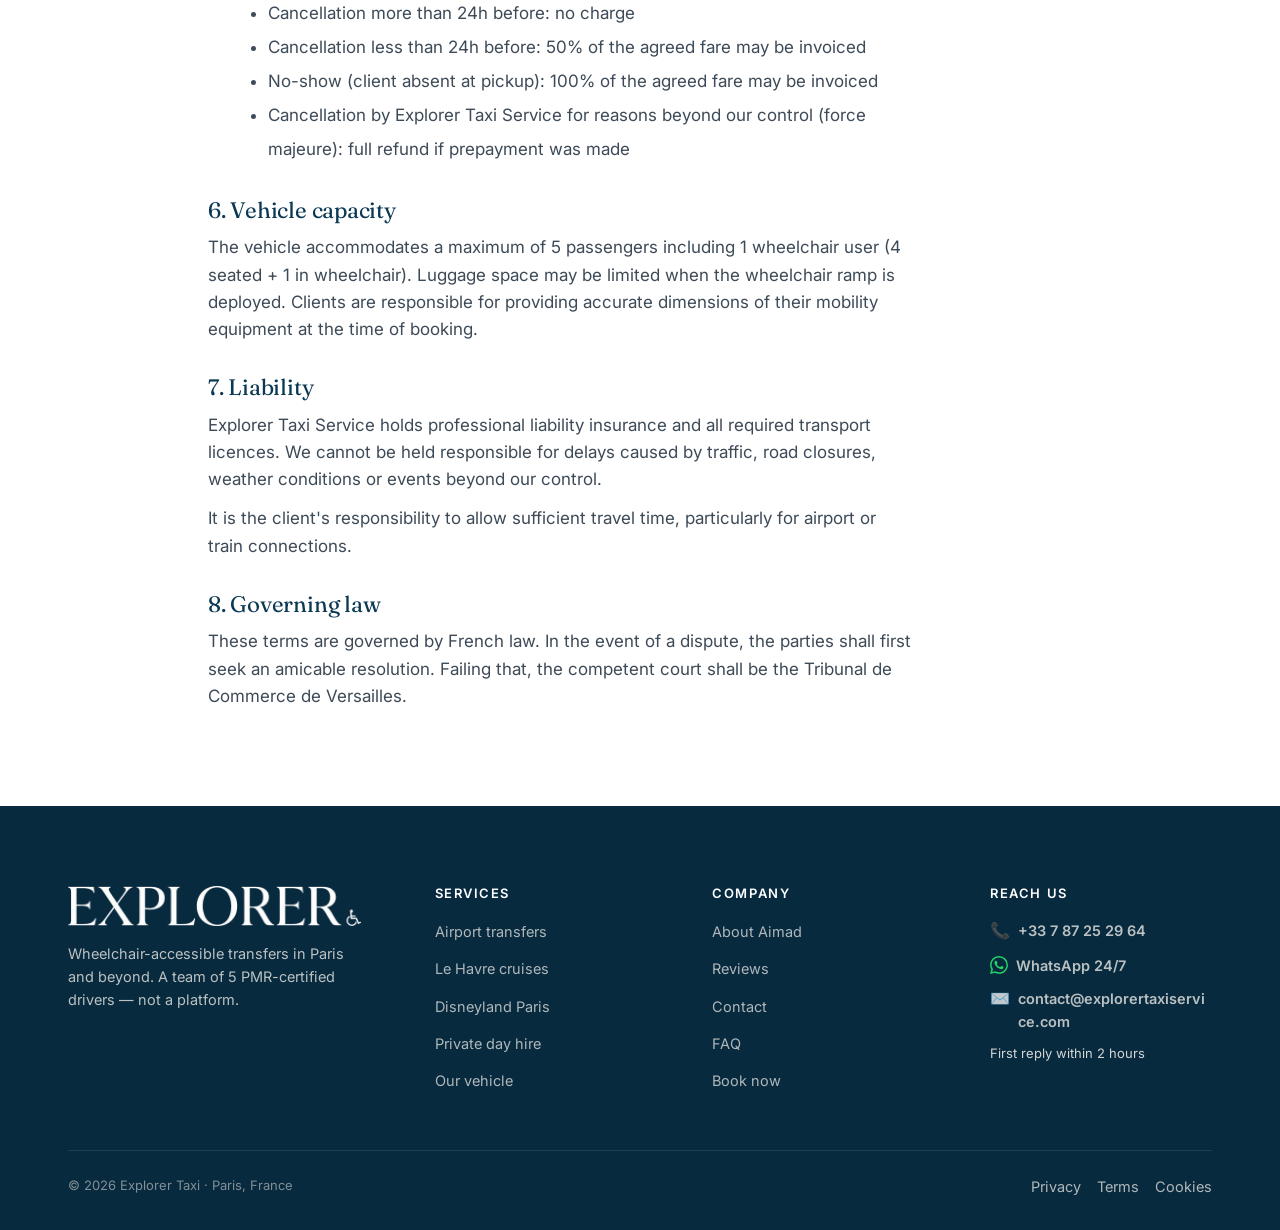
<file: terms.html>
<!doctype html>
<html lang="en" data-lang="en">
<head>
<meta charset="utf-8"><meta name="viewport" content="width=device-width, initial-scale=1">
<title>Terms &amp; Conditions — Explorer Taxi Paris</title>
<meta name="description" content="Terms and conditions of service for Explorer Taxi Service — wheelchair-accessible taxi in Paris.">
<meta name="robots" content="noindex">
<link rel="canonical" href="https://explorertaxiservice.com/terms.html">
<link rel="preconnect" href="https://fonts.googleapis.com"><link rel="preconnect" href="https://fonts.gstatic.com" crossorigin>
<link rel="preload" href="https://fonts.googleapis.com/css2?family=Fraunces:ital,opsz,wght@0,9..144,300..600;1,9..144,300..600&family=Inter:wght@400;500;600;700&family=JetBrains+Mono:wght@400;500&display=swap" as="style" onload="this.onload=null;this.rel='stylesheet'"><noscript><link rel="stylesheet" href="https://fonts.googleapis.com/css2?family=Fraunces:ital,opsz,wght@0,9..144,300..600;1,9..144,300..600&family=Inter:wght@400;500;600;700&family=JetBrains+Mono:wght@400;500&display=swap"></noscript>
<link rel="icon" type="image/x-icon" href="uploads/logo/favicon.ico">
<link rel="stylesheet" href="assets/site.css?v=2">
</head>
<body data-page="">
<div data-chrome="header"></div>

<section class="page-hero" style="padding: 56px 0 64px;">
  <div class="container-narrow" style="position: relative; z-index: 1;">
    <div class="breadcrumb"><span data-lang="en">Legal</span><span data-lang="fr">Légal</span></div>
    <h1 style="font-size: clamp(2rem, 4vw, 3rem);"><span data-lang="en">Terms &amp; Conditions</span><span data-lang="fr">Conditions Générales de Vente</span></h1>
    <p class="lead" style="margin: 16px auto 0; font-size: 1rem; opacity: 0.85;"><span data-lang="en">Last updated: May 2026</span><span data-lang="fr">Dernière mise à jour : mai 2026</span></p>
  </div>
</section>

<section style="background: var(--white); padding: 48px 0 96px;">
  <div class="container-narrow">
    <div style="max-width: 720px;">

      <!-- Company -->
      <h2 style="font-size: 1.4rem; margin-bottom: 12px;"><span data-lang="en">1. Company information</span><span data-lang="fr">1. Identité de la société</span></h2>
      <div style="background: var(--ivory); border-radius: var(--radius-lg); padding: 24px; margin-bottom: 32px; font-size: 15px; line-height: 1.8;">
        <strong>EXPLORER TAXI SERVICE</strong><br>
        SARL unipersonnelle — Capital social : 1 500,00 €<br>
        RCS Versailles — 853 347 763<br>
        EUID : FR7803.853347763<br>
        <span data-lang="en">Registered office: Plaisir (78370), France</span><span data-lang="fr">Siège social : Plaisir (78370), France</span><br>
        <span data-lang="en">Manager: Aimad RHAZI</span><span data-lang="fr">Gérant : Aimad RHAZI</span><br>
        <a href="mailto:contact@explorertaxiservice.com">contact@explorertaxiservice.com</a> — <a href="tel:+33787252964">+33 7 87 25 29 64</a>
      </div>

      <!-- Services -->
      <h2 style="font-size: 1.4rem; margin-bottom: 12px;"><span data-lang="en">2. Services</span><span data-lang="fr">2. Services proposés</span></h2>
      <p style="margin-bottom: 12px;"><span data-lang="en">Explorer Taxi Service provides wheelchair-accessible taxi and private hire transport services in Paris and the Île-de-France region, including:</span><span data-lang="fr">Explorer Taxi Service propose des services de taxi et de transport privé accessibles aux personnes à mobilité réduite (PMR) à Paris et en Île-de-France, notamment :</span></p>
      <ul style="margin: 0 0 32px 20px; line-height: 2;">
        <li><span data-lang="en">Airport transfers (CDG, Orly, Beauvais)</span><span data-lang="fr">Transferts aéroports (CDG, Orly, Beauvais)</span></li>
        <li><span data-lang="en">Disneyland Paris transfers</span><span data-lang="fr">Transferts Disneyland Paris</span></li>
        <li><span data-lang="en">Le Havre cruise port transfers</span><span data-lang="fr">Transferts port de croisière du Havre</span></li>
        <li><span data-lang="en">Train station transfers</span><span data-lang="fr">Transferts gares</span></li>
        <li><span data-lang="en">Private day hire (sightseeing, medical appointments, etc.)</span><span data-lang="fr">Journées privées (tourisme, rendez-vous médicaux, etc.)</span></li>
      </ul>

      <!-- Booking -->
      <h2 style="font-size: 1.4rem; margin-bottom: 12px;"><span data-lang="en">3. Booking process</span><span data-lang="fr">3. Processus de réservation</span></h2>
      <p style="margin-bottom: 12px;"><span data-lang="en">Bookings may be made via the online form, by phone, WhatsApp or email. A booking is confirmed only upon written or verbal confirmation by Explorer Taxi Service. Confirmation is sent within 2 hours during operating hours.</span><span data-lang="fr">Les réservations peuvent être effectuées via le formulaire en ligne, par téléphone, WhatsApp ou e-mail. Une réservation n'est définitive qu'après confirmation écrite ou verbale d'Explorer Taxi Service. La confirmation est envoyée sous 2 heures pendant les heures d'ouverture.</span></p>
      <p style="margin-bottom: 32px;"><span data-lang="en">The client is responsible for providing accurate trip information (dates, times, addresses, accessibility needs). Any error that results in a failed or modified transfer is the client's responsibility.</span><span data-lang="fr">Le client est responsable de l'exactitude des informations transmises (dates, heures, adresses, besoins d'accessibilité). Toute erreur entraînant un transfert manqué ou modifié relève de la responsabilité du client.</span></p>

      <!-- Pricing -->
      <h2 style="font-size: 1.4rem; margin-bottom: 12px;"><span data-lang="en">4. Pricing and payment</span><span data-lang="fr">4. Tarifs et paiement</span></h2>
      <p style="margin-bottom: 12px;"><span data-lang="en">Fixed fares apply to airport transfers, Disneyland and Le Havre routes. For classic on-demand rides within Paris, the taxi meter applies as per the regulated tariffs. All prices include VAT.</span><span data-lang="fr">Des tarifs forfaitaires s'appliquent aux transferts aéroports, Disneyland et Le Havre. Pour les courses classiques à Paris, le taximètre s'applique conformément aux tarifs réglementés. Tous les prix sont TTC.</span></p>
      <p style="margin-bottom: 12px;"><span data-lang="en">Payment is made on arrival or by bank transfer prior to the trip (for large bookings, at the driver's discretion). No online payment is taken at the time of booking.</span><span data-lang="fr">Le paiement s'effectue à l'arrivée ou par virement bancaire avant le départ (pour les grandes réservations, à la discrétion du chauffeur). Aucun paiement en ligne n'est prélevé au moment de la réservation.</span></p>
      <p style="margin-bottom: 32px;"><span data-lang="en">Accepted payment methods: cash, bank transfer, card (on request).</span><span data-lang="fr">Moyens de paiement acceptés : espèces, virement bancaire, carte bancaire (sur demande).</span></p>

      <!-- Cancellation -->
      <h2 style="font-size: 1.4rem; margin-bottom: 12px;"><span data-lang="en">5. Cancellation policy</span><span data-lang="fr">5. Politique d'annulation</span></h2>
      <div style="background: rgba(45,122,79,0.08); border-left: 4px solid var(--green); border-radius: 0 var(--radius) var(--radius) 0; padding: 16px 20px; margin-bottom: 12px;">
        <p style="margin: 0; font-weight: 600; color: var(--green);"><span data-lang="en">Free cancellation up to 24 hours before the scheduled pickup.</span><span data-lang="fr">Annulation gratuite jusqu'à 24 heures avant la prise en charge prévue.</span></p>
      </div>
      <ul style="margin: 0 0 32px 20px; line-height: 2;">
        <li><span data-lang="en">Cancellation more than 24h before: no charge</span><span data-lang="fr">Annulation plus de 24h avant : aucun frais</span></li>
        <li><span data-lang="en">Cancellation less than 24h before: 50% of the agreed fare may be invoiced</span><span data-lang="fr">Annulation moins de 24h avant : 50 % du tarif convenu peut être facturé</span></li>
        <li><span data-lang="en">No-show (client absent at pickup): 100% of the agreed fare may be invoiced</span><span data-lang="fr">Non-présentation au point de prise en charge : 100 % du tarif convenu peut être facturé</span></li>
        <li><span data-lang="en">Cancellation by Explorer Taxi Service for reasons beyond our control (force majeure): full refund if prepayment was made</span><span data-lang="fr">Annulation par Explorer Taxi Service pour cas de force majeure : remboursement intégral si prépaiement effectué</span></li>
      </ul>

      <!-- Capacity -->
      <h2 style="font-size: 1.4rem; margin-bottom: 12px;"><span data-lang="en">6. Vehicle capacity</span><span data-lang="fr">6. Capacité du véhicule</span></h2>
      <p style="margin-bottom: 32px;"><span data-lang="en">The vehicle accommodates a maximum of 5 passengers including 1 wheelchair user (4 seated + 1 in wheelchair). Luggage space may be limited when the wheelchair ramp is deployed. Clients are responsible for providing accurate dimensions of their mobility equipment at the time of booking.</span><span data-lang="fr">Le véhicule peut accueillir au maximum 5 passagers dont 1 utilisateur de fauteuil roulant (4 assis + 1 en fauteuil). L'espace bagages peut être limité lorsque la rampe est déployée. Les clients sont responsables de communiquer les dimensions exactes de leur équipement de mobilité lors de la réservation.</span></p>

      <!-- Liability -->
      <h2 style="font-size: 1.4rem; margin-bottom: 12px;"><span data-lang="en">7. Liability</span><span data-lang="fr">7. Responsabilité</span></h2>
      <p style="margin-bottom: 12px;"><span data-lang="en">Explorer Taxi Service holds professional liability insurance and all required transport licences. We cannot be held responsible for delays caused by traffic, road closures, weather conditions or events beyond our control.</span><span data-lang="fr">Explorer Taxi Service détient une assurance responsabilité civile professionnelle et toutes les licences de transport requises. Nous ne pouvons être tenus responsables des retards causés par la circulation, les fermetures de routes, les conditions météorologiques ou tout événement indépendant de notre volonté.</span></p>
      <p style="margin-bottom: 32px;"><span data-lang="en">It is the client's responsibility to allow sufficient travel time, particularly for airport or train connections.</span><span data-lang="fr">Il est de la responsabilité du client de prévoir un temps de trajet suffisant, notamment pour les correspondances aéroport ou gare.</span></p>

      <!-- Governing law -->
      <h2 style="font-size: 1.4rem; margin-bottom: 12px;"><span data-lang="en">8. Governing law</span><span data-lang="fr">8. Droit applicable</span></h2>
      <p><span data-lang="en">These terms are governed by French law. In the event of a dispute, the parties shall first seek an amicable resolution. Failing that, the competent court shall be the Tribunal de Commerce de Versailles.</span><span data-lang="fr">Les présentes conditions sont régies par le droit français. En cas de litige, les parties rechercheront en priorité une résolution amiable. À défaut, le tribunal compétent sera le Tribunal de Commerce de Versailles.</span></p>

    </div>
  </div>
</section>

<div data-chrome="footer"></div>
<script src="assets/chrome.js" defer></script>
<script src="assets/site.js" defer></script>
</body>
</html>
</file>
<file: assets/site.css>
/* ============================================================
   Explorer Taxi — design system
   Brand: deep marine #0B3954, gold #C9A961, ivory #F7F4EE
   ============================================================ */

:root {
  --marine: #0B3954;
  --marine-light: #1B5A7A;
  --marine-deeper: #082A3F;
  --gold: #C9A961;
  --gold-soft: #DBC189;
  --gold-deep: #A88742;
  --ivory: #F7F4EE;
  --ivory-warm: #EFEAE0;
  --white: #FFFFFF;
  --slate: #3D4A57;
  --slate-soft: #5F6B78;
  --slate-line: #E4E0D6;
  --green: #2D7A4F;
  --red: #B53A2C;

  --font-display: "Fraunces", "Times New Roman", Georgia, serif;
  --font-body: "Inter", -apple-system, BlinkMacSystemFont, "Helvetica Neue", Arial, sans-serif;

  --radius-sm: 6px;
  --radius: 10px;
  --radius-lg: 18px;
  --radius-xl: 28px;

  --shadow-sm: 0 1px 2px rgba(11, 57, 84, 0.06), 0 1px 1px rgba(11, 57, 84, 0.04);
  --shadow: 0 4px 12px rgba(11, 57, 84, 0.08), 0 2px 4px rgba(11, 57, 84, 0.04);
  --shadow-lg: 0 16px 40px rgba(11, 57, 84, 0.12), 0 4px 12px rgba(11, 57, 84, 0.06);

  --container: 1200px;
  --container-narrow: 920px;
}

* { box-sizing: border-box; }

html { scroll-behavior: smooth; }

body {
  margin: 0;
  font-family: var(--font-body);
  font-size: 17px;
  line-height: 1.6;
  color: var(--slate);
  background: var(--ivory);
  -webkit-font-smoothing: antialiased;
  text-rendering: optimizeLegibility;
}

img, svg { max-width: 100%; display: block; }

a { color: inherit; text-decoration: none; }

button { font-family: inherit; cursor: pointer; border: none; background: none; color: inherit; }

input, select, textarea {
  font-family: inherit;
  font-size: 16px;
  color: var(--slate);
}

h1, h2, h3, h4 {
  font-family: var(--font-display);
  font-weight: 500;
  color: var(--marine);
  letter-spacing: -0.01em;
  line-height: 1.1;
  margin: 0;
  text-wrap: balance;
}

h1 { font-size: clamp(2.5rem, 5vw, 4.25rem); font-weight: 400; }
h2 { font-size: clamp(2rem, 3.5vw, 3rem); font-weight: 400; }
h3 { font-size: clamp(1.35rem, 2vw, 1.65rem); font-weight: 500; }
h4 { font-size: 1.1rem; font-weight: 500; }

p { margin: 0; text-wrap: pretty; }

/* ---------- Layout ---------- */
.container {
  width: 100%;
  max-width: var(--container);
  margin: 0 auto;
  padding: 0 28px;
}
.container-narrow {
  max-width: var(--container-narrow);
  margin: 0 auto;
  padding: 0 28px;
}

section { padding: 96px 0; }
.section-tight { padding: 64px 0; }

@media (max-width: 720px) {
  section { padding: 64px 0; }
  body { font-size: 16px; }
}

.eyebrow {
  font-family: var(--font-body);
  font-size: 12px;
  text-transform: uppercase;
  letter-spacing: 0.15em;
  font-weight: 600;
  color: var(--gold-deep);
  margin-bottom: 16px;
  display: inline-block;
}

.lead {
  font-size: 1.15rem;
  color: var(--slate-soft);
  line-height: 1.55;
  max-width: 60ch;
}

.section-head {
  text-align: center;
  margin-bottom: 56px;
}
.section-head .lead { margin: 16px auto 0; }

/* ---------- Buttons ---------- */
.btn {
  display: inline-flex;
  align-items: center;
  justify-content: center;
  gap: 10px;
  padding: 14px 26px;
  border-radius: 999px;
  font-weight: 600;
  font-size: 15px;
  letter-spacing: 0.01em;
  transition: transform 0.15s ease, background 0.2s ease, box-shadow 0.2s ease, color 0.2s ease;
  white-space: nowrap;
  cursor: pointer;
  border: 1.5px solid transparent;
}
.btn:focus-visible {
  outline: 3px solid var(--gold);
  outline-offset: 2px;
}
.btn:active { transform: translateY(1px); }

.btn-primary {
  background: var(--gold);
  color: var(--marine-deeper);
}
.btn-primary:hover { background: var(--gold-deep); color: var(--white); }

.btn-marine {
  background: var(--marine);
  color: var(--white);
}
.btn-marine:hover { background: var(--marine-deeper); }

.btn-outline {
  background: transparent;
  color: var(--marine);
  border-color: var(--marine);
}
.btn-outline:hover { background: var(--marine); color: var(--white); }

.btn-ghost-light {
  background: transparent;
  color: var(--white);
  border-color: rgba(255,255,255,0.4);
}
.btn-ghost-light:hover { background: rgba(255,255,255,0.1); border-color: var(--white); }

.btn-lg { padding: 16px 32px; font-size: 16px; }

.btn-arrow::after {
  content: "→";
  transition: transform 0.2s ease;
}
.btn-arrow:hover::after { transform: translateX(3px); }

/* ---------- Header ---------- */
.site-header {
  position: sticky;
  top: 0;
  z-index: 50;
  background: rgba(247, 244, 238, 0.85);
  backdrop-filter: blur(14px);
  -webkit-backdrop-filter: blur(14px);
  border-bottom: 1px solid rgba(228, 224, 214, 0.6);
}
.header-inner {
  display: flex;
  align-items: center;
  gap: 32px;
  height: 76px;
}
.logo {
  display: flex;
  align-items: center;
  gap: 10px;
  text-decoration: none;
  color: var(--marine);
  font-family: var(--font-display);
  font-size: 1.35rem;
  font-weight: 500;
  letter-spacing: -0.01em;
}
.logo-mark {
  width: 36px;
  height: 36px;
  border-radius: 50%;
  background: var(--marine);
  color: var(--gold);
  display: grid;
  place-items: center;
  font-family: var(--font-display);
  font-size: 18px;
  font-weight: 600;
  flex-shrink: 0;
}
.logo span:last-child small {
  display: block;
  font-family: var(--font-body);
  font-size: 10px;
  font-weight: 600;
  letter-spacing: 0.18em;
  text-transform: uppercase;
  color: var(--slate-soft);
  margin-top: -4px;
}
.nav {
  display: flex;
  gap: 4px;
  margin-left: auto;
  margin-right: 16px;
}
.nav a {
  padding: 8px 14px;
  border-radius: 8px;
  font-size: 14.5px;
  font-weight: 500;
  color: var(--slate);
  transition: color 0.15s ease, background 0.15s ease;
}
.nav a:hover { color: var(--marine); background: rgba(11, 57, 84, 0.06); }
.nav a.active { color: var(--marine); }
.nav a.active::after {
  content: "";
  display: block;
  height: 2px;
  background: var(--gold);
  margin-top: 4px;
  border-radius: 2px;
}

.header-actions {
  display: flex;
  align-items: center;
  gap: 10px;
}
.lang-toggle {
  display: inline-flex;
  align-items: center;
  border: 1.5px solid var(--marine);
  border-radius: 999px;
  padding: 3px;
  background: var(--white);
  position: relative;
}
.lang-toggle::before {
  content: "🌐";
  position: absolute;
  left: -22px;
  top: 50%;
  transform: translateY(-50%);
  font-size: 14px;
  opacity: 0.6;
}
.lang-toggle button {
  padding: 6px 12px;
  font-size: 12px;
  font-weight: 700;
  color: var(--slate-soft);
  border-radius: 999px;
  letter-spacing: 0.08em;
  transition: background 0.15s ease, color 0.15s ease;
}
.lang-toggle button:hover { color: var(--marine); }
.lang-toggle button.active {
  background: var(--marine);
  color: var(--white);
}

.menu-btn {
  display: none;
  width: 40px;
  height: 40px;
  border-radius: 8px;
  align-items: center;
  justify-content: center;
}
.menu-btn svg { stroke: var(--marine); }

@media (max-width: 980px) {
  .nav, .header-actions .btn-marine { display: none; }
  .menu-btn { display: flex; }
  .lang-toggle::before { display: none; }
}

.mobile-menu {
  position: fixed;
  inset: 0;
  background: var(--ivory);
  z-index: 100;
  padding: 28px;
  transform: translateX(100%);
  transition: transform 0.3s ease;
  overflow-y: auto;
}
.mobile-menu.open { transform: translateX(0); }
.mobile-menu-head {
  display: flex;
  justify-content: space-between;
  align-items: center;
  margin-bottom: 32px;
}
.mobile-menu nav {
  display: flex;
  flex-direction: column;
  gap: 8px;
}
.mobile-menu nav a {
  padding: 14px 16px;
  border-radius: 10px;
  font-family: var(--font-display);
  font-size: 1.5rem;
  color: var(--marine);
  border-bottom: 1px solid var(--slate-line);
}

/* ---------- Hero ---------- */
.hero {
  background: var(--marine);
  color: var(--white);
  padding: 96px 0 110px;
  position: relative;
  overflow: hidden;
}
.hero::before {
  content: "";
  position: absolute;
  top: -200px;
  right: -200px;
  width: 600px;
  height: 600px;
  border-radius: 50%;
  background: radial-gradient(circle, rgba(201, 169, 97, 0.18), transparent 70%);
  pointer-events: none;
}
.hero h1 { color: var(--white); font-weight: 400; }
.hero h1 em {
  font-style: italic;
  color: var(--gold-soft);
  font-weight: 300;
}
.hero .lead { color: rgba(247, 244, 238, 0.82); font-size: 1.2rem; max-width: 56ch; }
.hero .eyebrow { color: var(--gold); }

.hero-grid {
  display: grid;
  grid-template-columns: minmax(0, 1.1fr) minmax(0, 1fr);
  gap: 64px;
  align-items: center;
}
@media (max-width: 880px) {
  .hero-grid { grid-template-columns: 1fr; gap: 40px; }
}

.hero-actions {
  display: flex;
  flex-wrap: wrap;
  gap: 12px;
  margin-top: 36px;
  min-height: 56px;
}
.hero-meta {
  display: flex;
  flex-wrap: wrap;
  gap: 28px;
  margin-top: 36px;
  padding-top: 28px;
  border-top: 1px solid rgba(247, 244, 238, 0.15);
  font-size: 14px;
  color: rgba(247, 244, 238, 0.75);
}
.hero-meta strong { color: var(--gold); font-weight: 600; }

/* ---------- Image placeholder ---------- */
.img-ph {
  position: relative;
  width: 100%;
  aspect-ratio: 4 / 3;
  background:
    repeating-linear-gradient(
      135deg,
      rgba(11, 57, 84, 0.04) 0,
      rgba(11, 57, 84, 0.04) 10px,
      rgba(11, 57, 84, 0.07) 10px,
      rgba(11, 57, 84, 0.07) 20px
    ),
    var(--ivory-warm);
  border: 1px solid var(--slate-line);
  border-radius: var(--radius-lg);
  overflow: hidden;
  display: grid;
  place-items: center;
}
.img-ph[data-dark="true"] {
  background:
    repeating-linear-gradient(
      135deg,
      rgba(255,255,255,0.04) 0,
      rgba(255,255,255,0.04) 10px,
      rgba(255,255,255,0.08) 10px,
      rgba(255,255,255,0.08) 20px
    ),
    var(--marine-light);
  border-color: rgba(255,255,255,0.1);
}
.img-ph .ph-label {
  font-family: "JetBrains Mono", "Courier New", monospace;
  font-size: 11px;
  letter-spacing: 0.08em;
  text-transform: uppercase;
  color: var(--slate-soft);
  background: var(--white);
  padding: 8px 14px;
  border-radius: 999px;
  border: 1px solid var(--slate-line);
}
.img-ph[data-dark="true"] .ph-label {
  background: var(--marine-deeper);
  color: var(--gold-soft);
  border-color: rgba(255,255,255,0.15);
}
.img-ph[data-ratio="square"] { aspect-ratio: 1 / 1; }
.img-ph[data-ratio="wide"] { aspect-ratio: 16 / 9; }
.img-ph[data-ratio="hero"] { aspect-ratio: 5 / 6; }
.img-ph[data-ratio="portrait"] { aspect-ratio: 3 / 4; }

/* ---------- Cards ---------- */
.card {
  background: var(--white);
  border: 1px solid var(--slate-line);
  border-radius: var(--radius-lg);
  padding: 32px;
  transition: transform 0.2s ease, box-shadow 0.2s ease, border-color 0.2s ease;
}
.card:hover { transform: translateY(-2px); box-shadow: var(--shadow); border-color: rgba(201, 169, 97, 0.4); }
.card-dark {
  background: var(--marine);
  color: var(--ivory);
  border: 1px solid var(--marine-light);
}
.card-dark h3, .card-dark h4 { color: var(--white); }

/* ---------- Stats ---------- */
.stats {
  display: grid;
  grid-template-columns: repeat(auto-fit, minmax(180px, 1fr));
  gap: 32px;
}
.stat .num {
  font-family: var(--font-display);
  font-size: clamp(2.5rem, 4vw, 3.5rem);
  font-weight: 400;
  color: var(--marine);
  line-height: 1;
}
.stat .num em { color: var(--gold-deep); font-style: normal; }
.stat .lbl {
  font-size: 14px;
  color: var(--slate-soft);
  margin-top: 8px;
  line-height: 1.4;
}
.stats-dark .stat .num { color: var(--gold); }
.stats-dark .stat .lbl { color: rgba(247, 244, 238, 0.7); }

/* ---------- FAQ ---------- */
.faq-item {
  border-top: 1px solid var(--slate-line);
}
.faq-item:last-child { border-bottom: 1px solid var(--slate-line); }
.faq-q {
  width: 100%;
  display: flex;
  justify-content: space-between;
  align-items: center;
  padding: 24px 0;
  text-align: left;
  font-family: var(--font-display);
  font-size: 1.2rem;
  font-weight: 500;
  color: var(--marine);
  gap: 24px;
}
.faq-q .icon {
  width: 28px;
  height: 28px;
  border-radius: 50%;
  border: 1.5px solid var(--marine);
  display: grid;
  place-items: center;
  flex-shrink: 0;
  transition: transform 0.25s ease, background 0.2s ease;
  font-size: 14px;
  line-height: 1;
}
.faq-item.open .faq-q .icon { transform: rotate(45deg); background: var(--gold); border-color: var(--gold); color: var(--marine); }
.faq-a {
  display: grid;
  grid-template-rows: 0fr;
  transition: grid-template-rows 0.3s ease;
}
.faq-a > div {
  overflow: hidden;
  color: var(--slate-soft);
  line-height: 1.65;
}
.faq-item.open .faq-a { grid-template-rows: 1fr; }
.faq-item.open .faq-a > div { padding-bottom: 28px; padding-right: 52px; }

/* ---------- Form ---------- */
.field { display: flex; flex-direction: column; gap: 6px; }
.field label {
  font-size: 13px;
  font-weight: 600;
  color: var(--slate);
  letter-spacing: 0.02em;
}
.field .hint { font-size: 12px; color: var(--slate-soft); }
.field .err { font-size: 12px; color: var(--red); display: none; }
.field.invalid .err { display: block; }
.field.invalid input, .field.invalid select, .field.invalid textarea { border-color: var(--red); }

.field input, .field select, .field textarea {
  padding: 12px 14px;
  border: 1.5px solid var(--slate-line);
  border-radius: var(--radius);
  background: var(--white);
  transition: border-color 0.15s ease, box-shadow 0.15s ease;
  width: 100%;
}
.field input:focus, .field select:focus, .field textarea:focus {
  outline: none;
  border-color: var(--marine);
  box-shadow: 0 0 0 4px rgba(11, 57, 84, 0.08);
}
.field textarea { min-height: 120px; resize: vertical; }

.checks { display: flex; flex-direction: column; gap: 10px; }
.check {
  display: flex;
  align-items: flex-start;
  gap: 10px;
  cursor: pointer;
  font-size: 14px;
}
.check input { width: 18px; height: 18px; accent-color: var(--marine); margin-top: 2px; }

/* ---------- Footer ---------- */
.site-footer {
  background: var(--marine-deeper);
  color: rgba(247, 244, 238, 0.75);
  padding: 80px 0 32px;
}
.footer-grid {
  display: grid;
  grid-template-columns: 1.4fr repeat(3, 1fr);
  gap: 56px;
}
@media (max-width: 880px) {
  .footer-grid { grid-template-columns: repeat(2, 1fr); gap: 40px; }
}
@media (max-width: 540px) {
  .footer-grid { grid-template-columns: 1fr; }
}
.site-footer h4 {
  color: var(--white);
  font-family: var(--font-body);
  font-size: 13px;
  text-transform: uppercase;
  letter-spacing: 0.12em;
  font-weight: 600;
  margin-bottom: 18px;
}
.site-footer ul { list-style: none; padding: 0; margin: 0; display: flex; flex-direction: column; gap: 10px; }
.site-footer a { color: rgba(247, 244, 238, 0.7); font-size: 14.5px; transition: color 0.15s ease; }
.site-footer a:hover { color: var(--gold); }
.site-footer .logo { color: var(--white); }
.site-footer .logo span:last-child small { color: rgba(247, 244, 238, 0.5); }
.footer-bottom {
  margin-top: 56px;
  padding-top: 24px;
  border-top: 1px solid rgba(247, 244, 238, 0.1);
  display: flex;
  justify-content: space-between;
  flex-wrap: wrap;
  gap: 16px;
  font-size: 13px;
  color: rgba(247, 244, 238, 0.5);
}

/* ---------- Reveal ---------- */
.reveal {
  opacity: 0;
  transform: translateY(20px);
  transition: opacity 0.7s ease, transform 0.7s ease;
}
.reveal.in {
  opacity: 1;
  transform: translateY(0);
}

/* ---------- Utility ---------- */
.grid-2 { display: grid; grid-template-columns: 1fr 1fr; gap: 32px; }
.grid-3 { display: grid; grid-template-columns: repeat(3, 1fr); gap: 24px; }
.grid-4 { display: grid; grid-template-columns: repeat(4, 1fr); gap: 20px; }
@media (max-width: 880px) {
  .grid-2, .grid-3, .grid-4 { grid-template-columns: 1fr; }
}
@media (min-width: 540px) and (max-width: 880px) {
  .grid-3, .grid-4 { grid-template-columns: 1fr 1fr; }
}

.center { text-align: center; }
.muted { color: var(--slate-soft); }
.gold { color: var(--gold-deep); }
.divider { height: 1px; background: var(--slate-line); margin: 56px 0; }
.tag {
  display: inline-flex;
  align-items: center;
  gap: 6px;
  padding: 5px 12px;
  border-radius: 999px;
  background: rgba(11, 57, 84, 0.06);
  color: var(--marine);
  font-size: 12px;
  font-weight: 600;
  letter-spacing: 0.04em;
}
.tag-gold { background: rgba(201, 169, 97, 0.15); color: var(--gold-deep); }
.tag-green { background: rgba(45, 122, 79, 0.12); color: var(--green); }

.stars { color: var(--gold); letter-spacing: 2px; font-size: 14px; }

/* ---------- Page hero ---------- */
.page-hero {
  background: var(--marine);
  color: var(--white);
  padding: 80px 0 96px;
  text-align: center;
  position: relative;
  overflow: hidden;
}
.page-hero::before {
  content: "";
  position: absolute;
  top: -150px; left: 50%;
  transform: translateX(-50%);
  width: 700px; height: 400px;
  background: radial-gradient(ellipse, rgba(201, 169, 97, 0.12), transparent 70%);
}
.page-hero h1 { color: var(--white); margin-bottom: 20px; }
.page-hero h1 em { font-style: italic; color: var(--gold-soft); font-weight: 300; }
.page-hero .lead { color: rgba(247, 244, 238, 0.8); margin: 0 auto; font-size: 1.15rem; }
.page-hero .breadcrumb {
  font-size: 12px;
  text-transform: uppercase;
  letter-spacing: 0.18em;
  color: var(--gold);
  margin-bottom: 16px;
  font-weight: 600;
}
.page-hero-actions {
  display: flex;
  gap: 12px;
  justify-content: center;
  margin-top: 32px;
  flex-wrap: wrap;
}

/* ---------- Cookie banner ---------- */
#cookie-banner {
  position: fixed;
  bottom: 0; left: 0; right: 0;
  z-index: 9999;
  background: var(--marine);
  color: rgba(247,244,238,0.9);
  padding: 14px 24px;
  box-shadow: 0 -4px 20px rgba(11,57,84,0.18);
  transition: transform 0.4s ease, opacity 0.4s ease;
}
#cookie-banner.cookie-hide { transform: translateY(100%); opacity: 0; }
.cookie-inner {
  max-width: var(--container);
  margin: 0 auto;
  display: flex;
  align-items: center;
  gap: 20px;
  flex-wrap: wrap;
  justify-content: space-between;
}
.cookie-inner p { margin: 0; font-size: 13.5px; line-height: 1.5; }
.cookie-inner a { color: var(--gold); text-decoration: underline; }
#cookie-ok {
  flex-shrink: 0;
  background: var(--gold);
  color: var(--marine);
  font-weight: 700;
  font-size: 13px;
  padding: 8px 22px;
  border-radius: 999px;
  cursor: pointer;
  border: none;
  transition: background 0.15s;
}
#cookie-ok:hover { background: var(--gold-soft); }
@media (max-width: 540px) {
  .cookie-inner { gap: 12px; }
  .cookie-inner p { font-size: 13px; }
}

/* ---------- Booking ribbon (inline form on hero) ---------- */
.booking-ribbon {
  background: var(--white);
  border-radius: var(--radius-lg);
  padding: 8px;
  display: grid;
  grid-template-columns: repeat(4, 1fr) auto;
  gap: 4px;
  box-shadow: var(--shadow-lg);
  border: 1px solid rgba(255,255,255,0.7);
}
.booking-ribbon .field {
  padding: 12px 16px;
  border-radius: var(--radius);
  gap: 4px;
}
.booking-ribbon .field:hover { background: var(--ivory); }
.booking-ribbon .field label {
  font-size: 11px;
  text-transform: uppercase;
  letter-spacing: 0.1em;
  color: var(--slate-soft);
}
.booking-ribbon .field input, .booking-ribbon .field select {
  border: none;
  padding: 0;
  background: transparent;
  font-size: 15px;
  font-weight: 500;
  color: var(--marine);
}
.booking-ribbon .field input:focus, .booking-ribbon .field select:focus { box-shadow: none; }
.booking-ribbon button {
  padding: 0 28px;
  border-radius: var(--radius);
}
@media (max-width: 880px) {
  .booking-ribbon { grid-template-columns: 1fr 1fr; }
  .booking-ribbon button { grid-column: 1 / -1; padding: 14px; }
}

/* ---------- Bilingual visibility ---------- */
/* Only hide spans-of-translation, NOT the lang-toggle buttons themselves */
html[data-lang="en"] span[data-lang="fr"],
html[data-lang="fr"] span[data-lang="en"] { display: none !important; }
</file>
